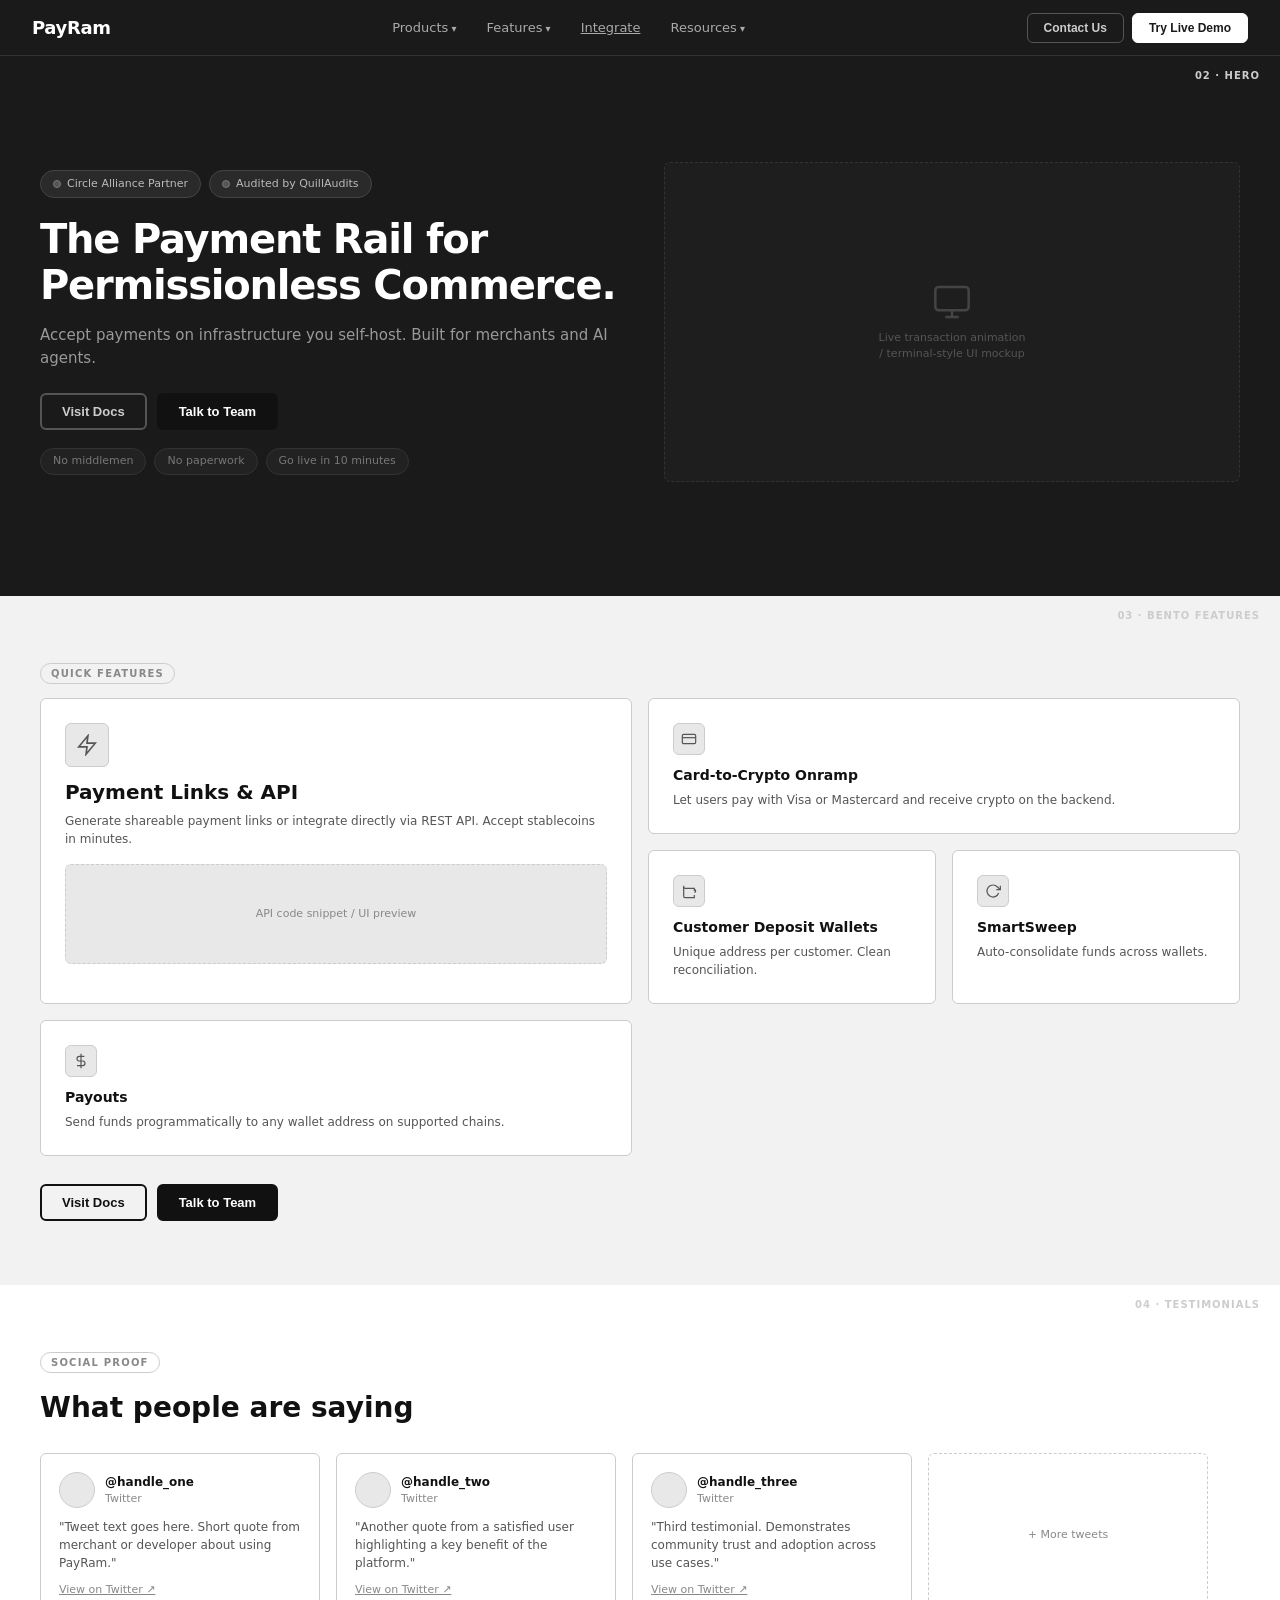
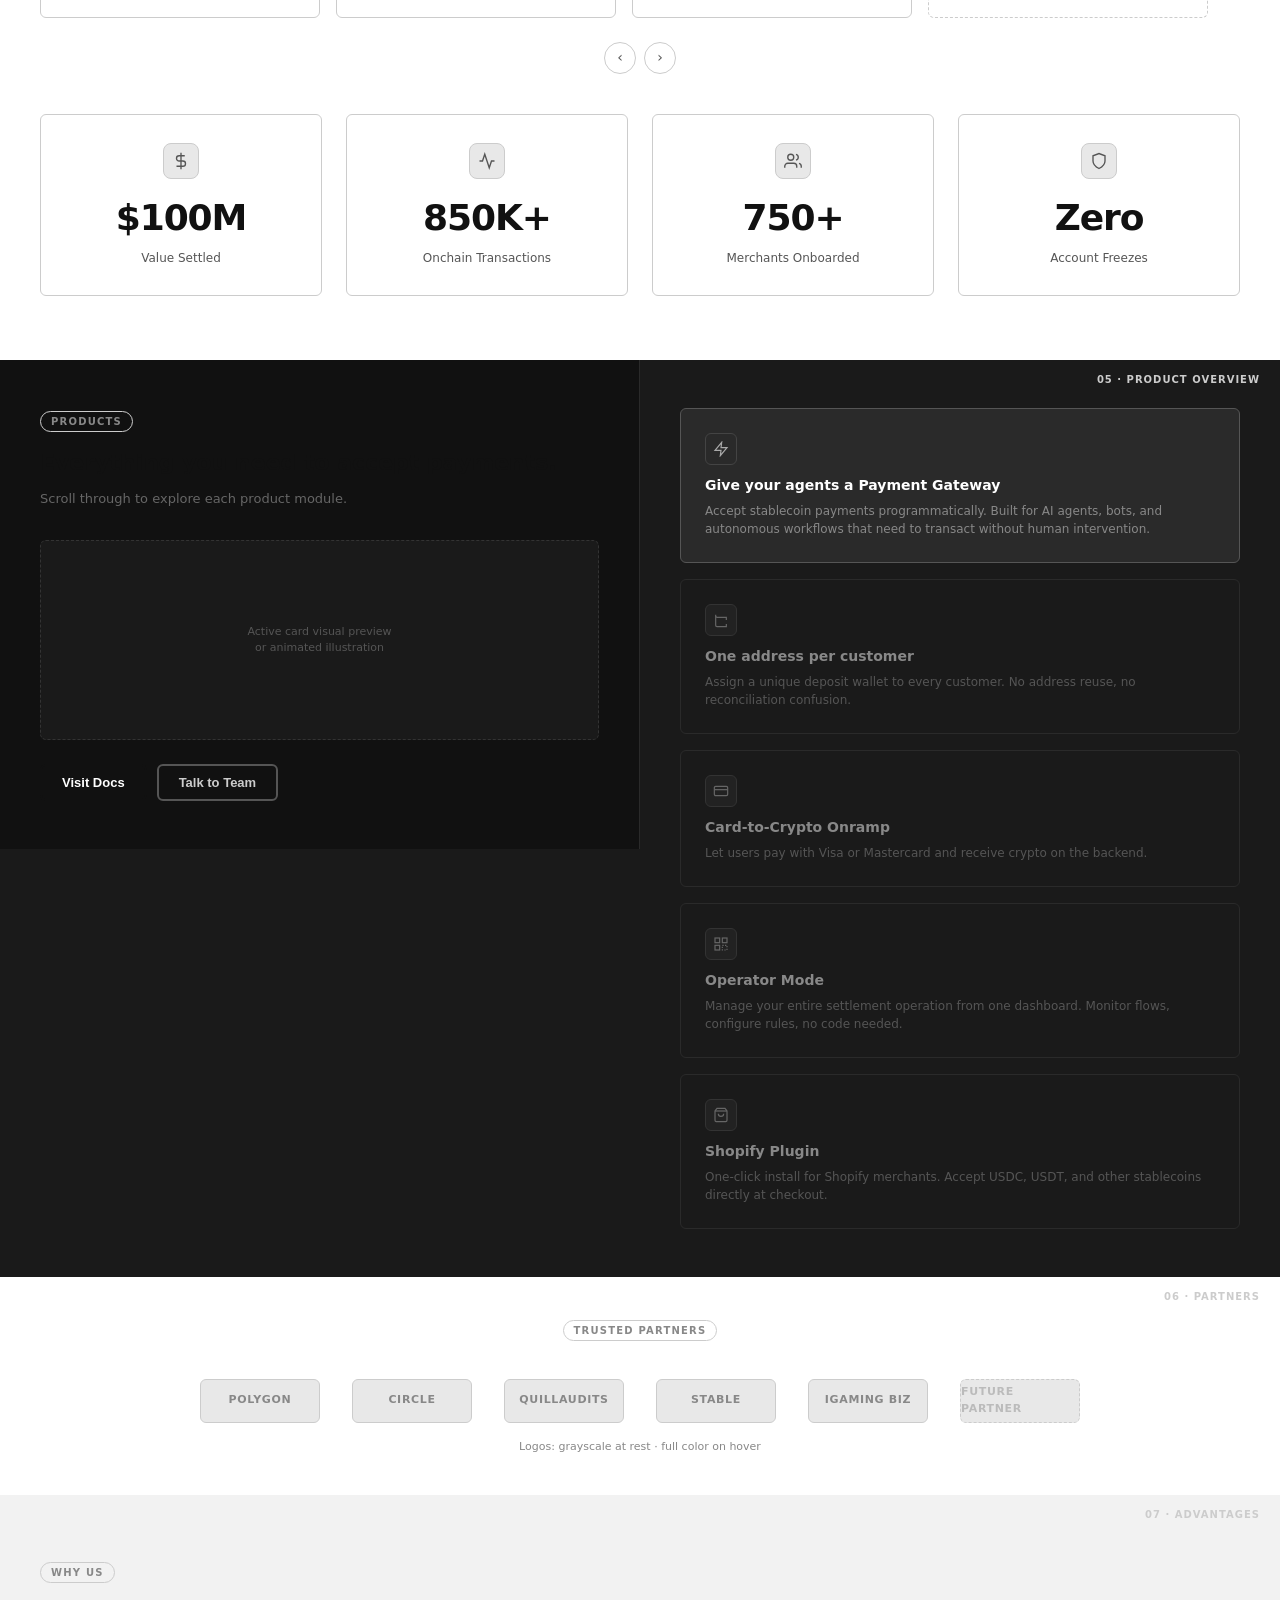
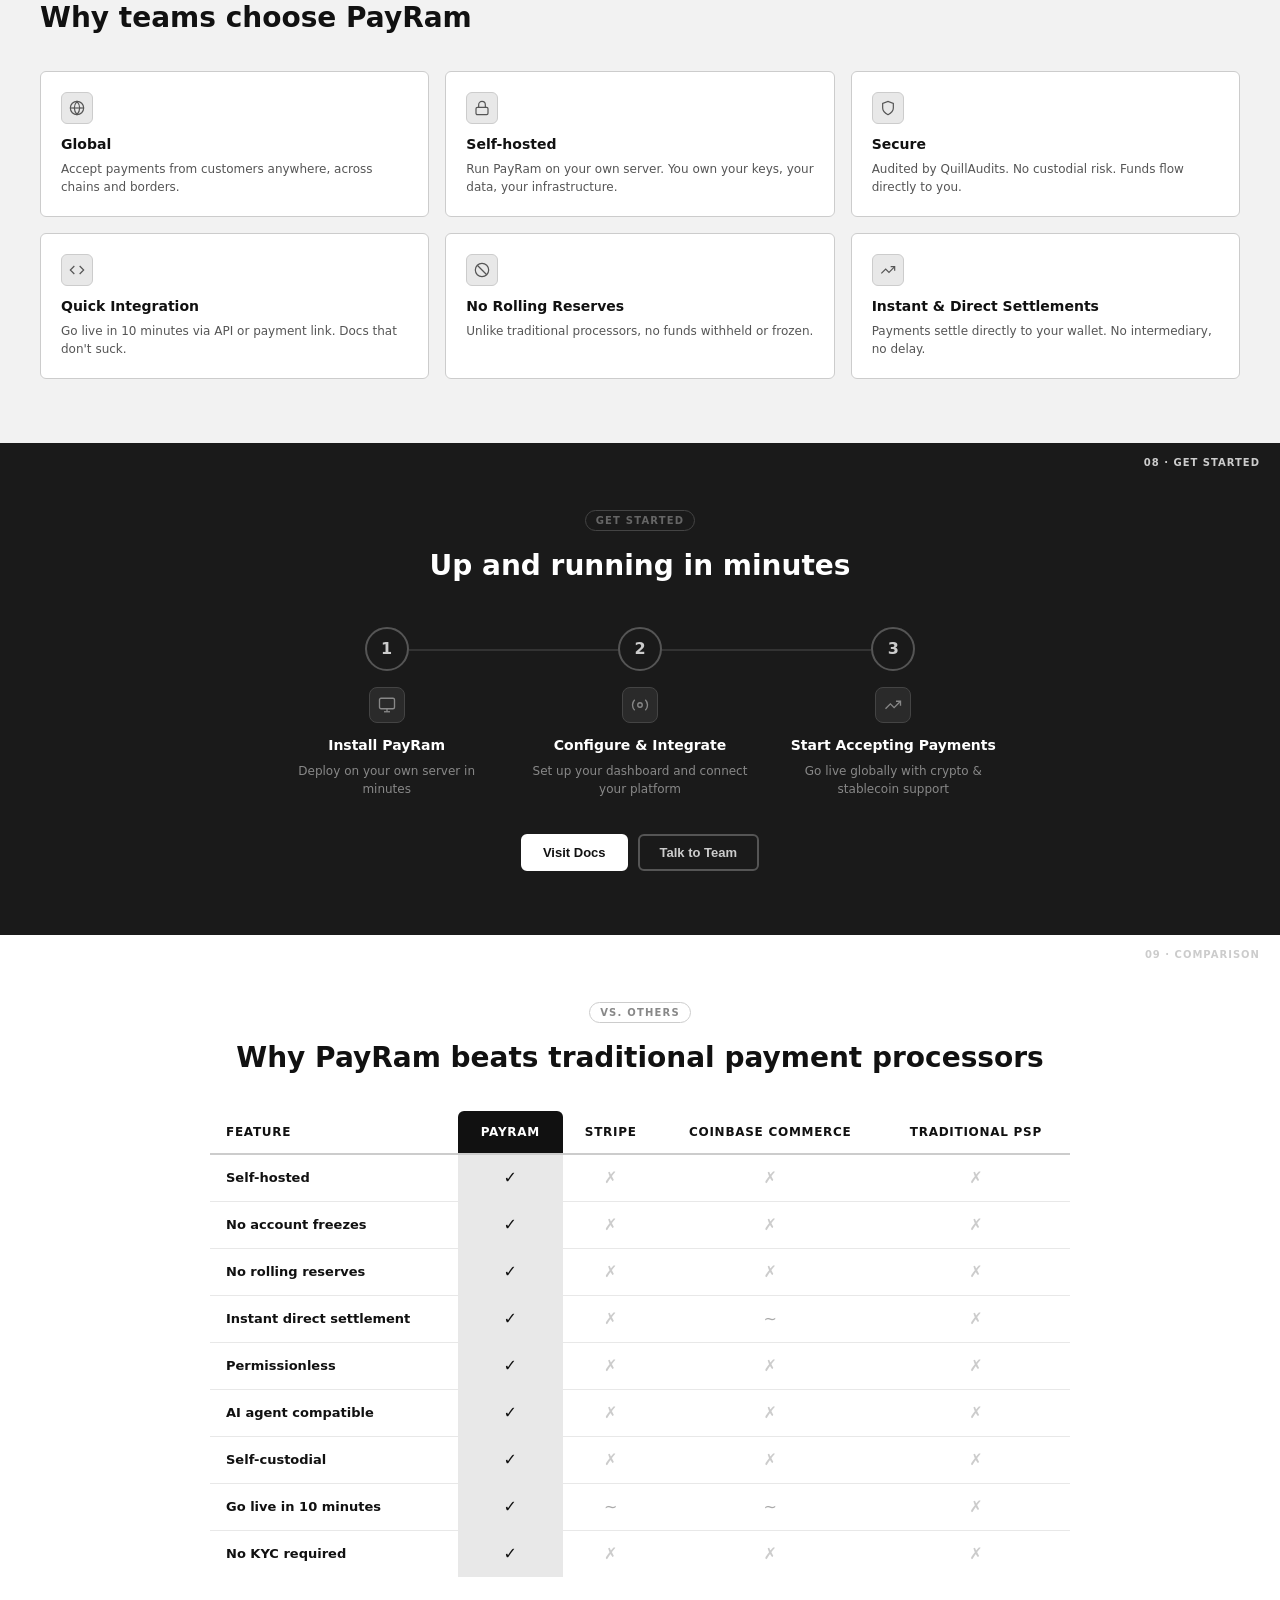
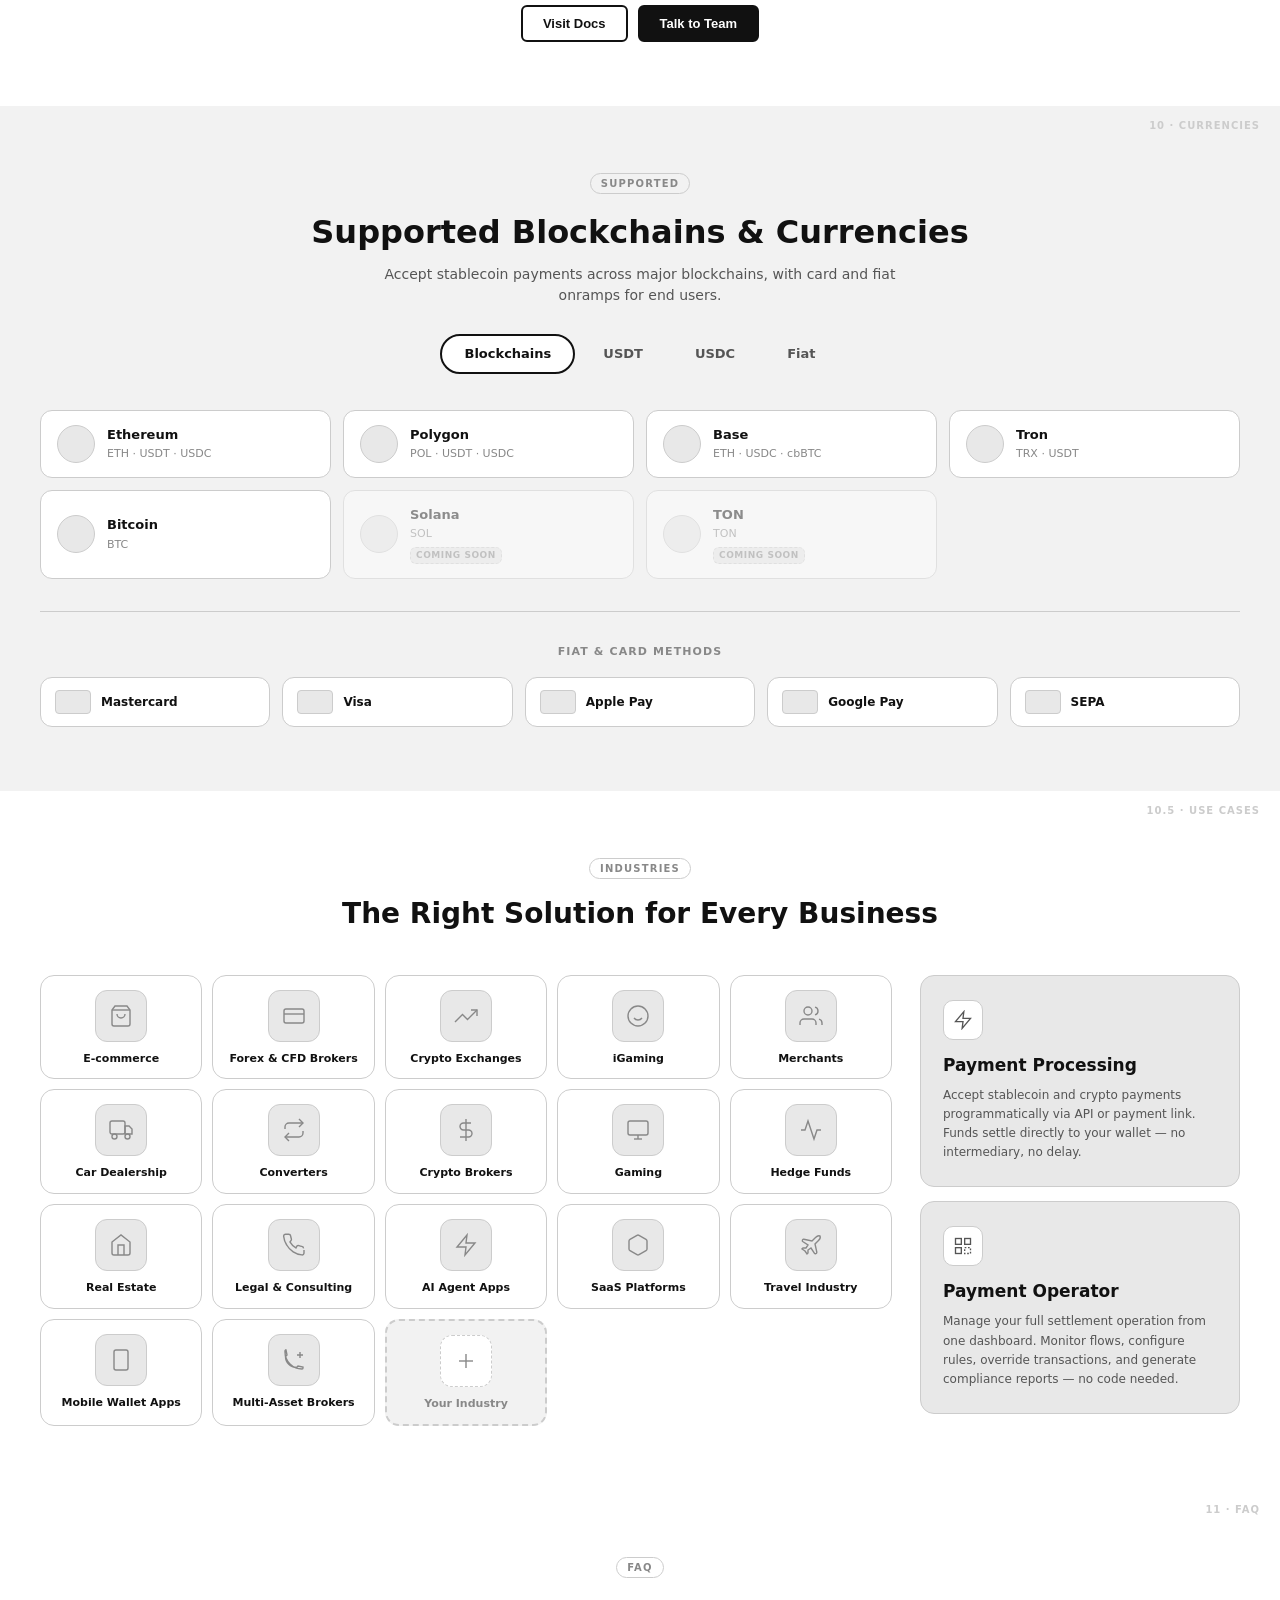
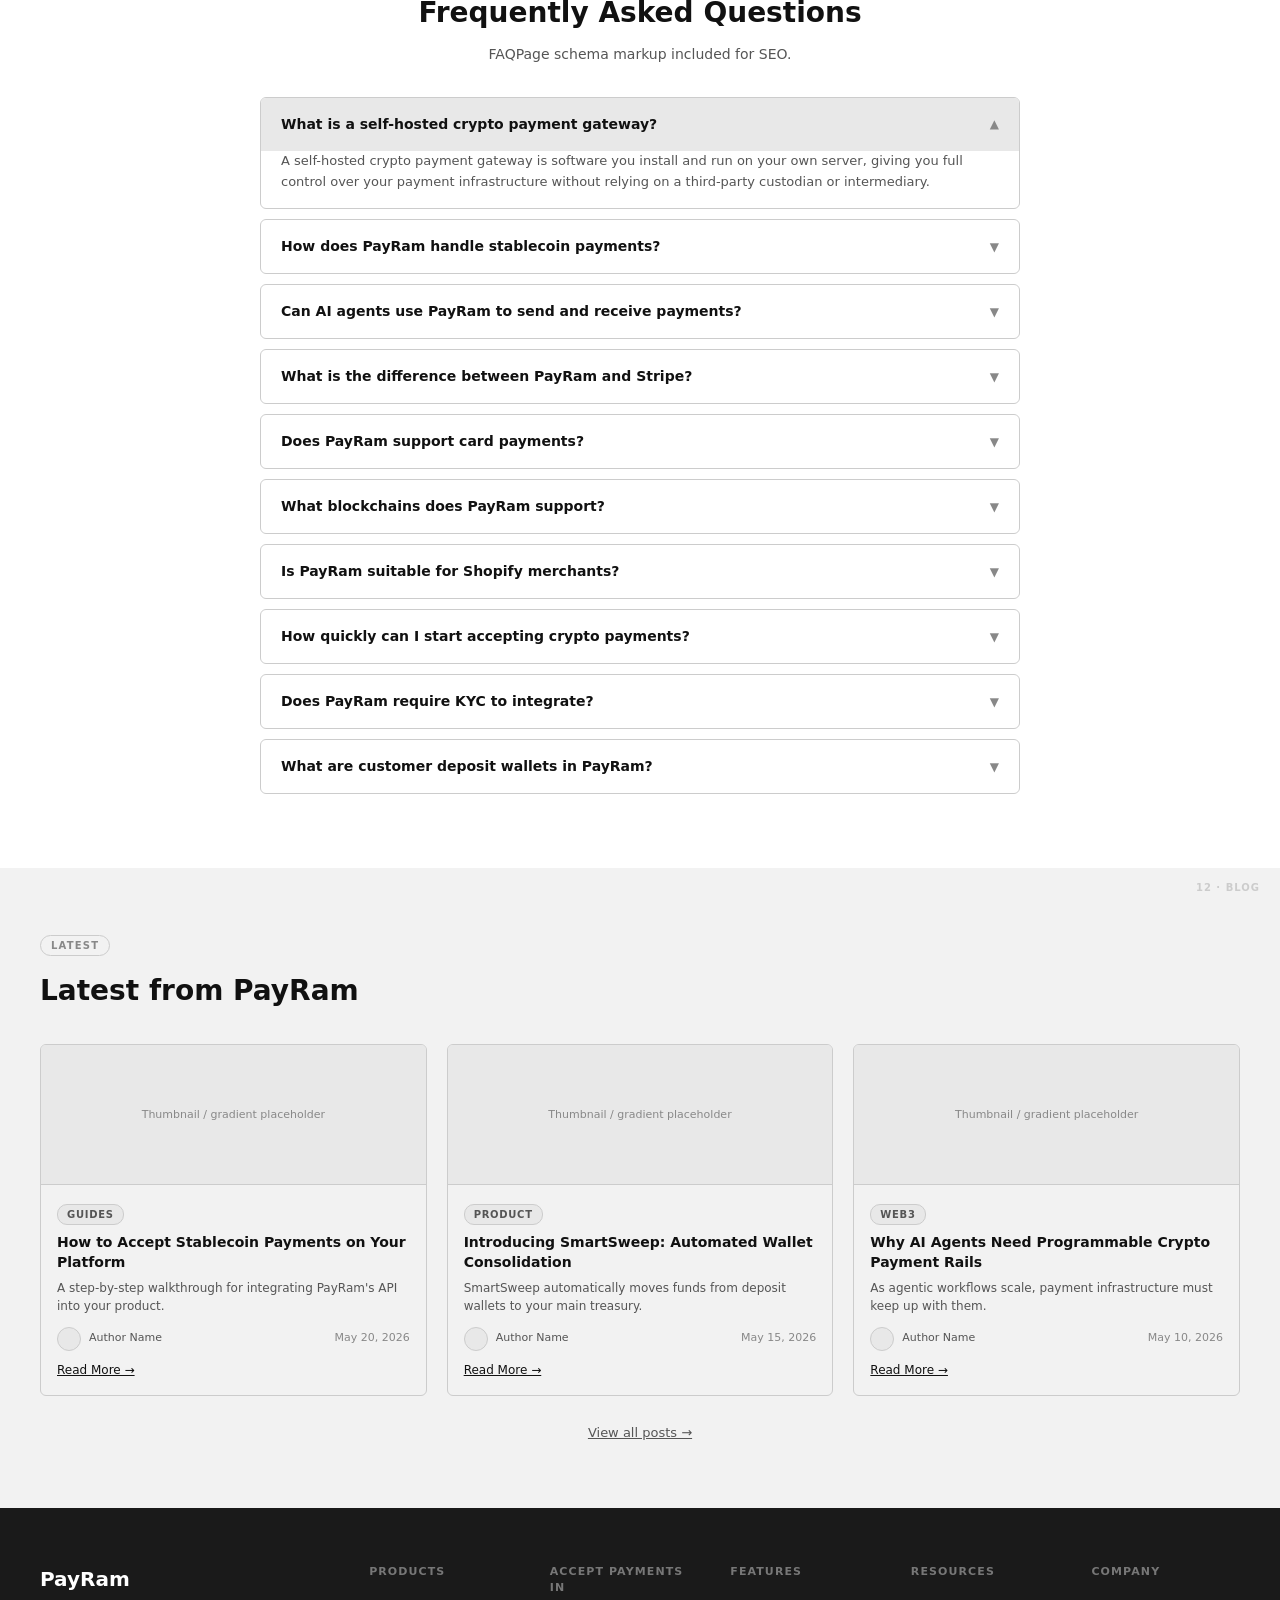
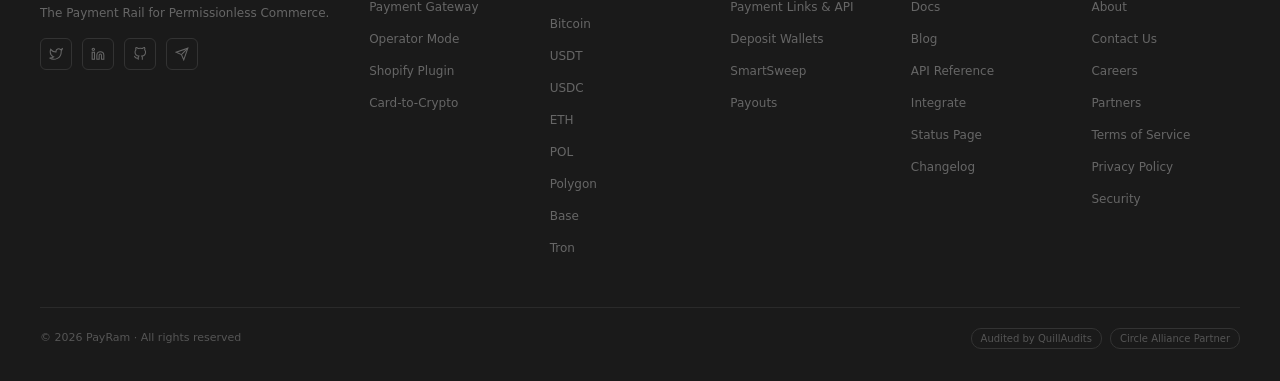
<file: index.html>
<!DOCTYPE html>
<html lang="en">
<head>
<meta charset="UTF-8" />
<meta name="viewport" content="width=device-width, initial-scale=1.0" />
<title>PayRam — Homepage Wireframe</title>
<style>
  *, *::before, *::after { box-sizing: border-box; margin: 0; padding: 0; }

  :root {
    --black: #111;
    --dark: #1a1a1a;
    --mid: #555;
    --light: #888;
    --border: #ccc;
    --pale: #e8e8e8;
    --bg: #f2f2f2;
    --white: #fff;
    --radius: 6px;
    --font: 'Inter', system-ui, sans-serif;
  }

  body {
    font-family: var(--font);
    background: var(--white);
    color: var(--black);
    line-height: 1.5;
  }

  /* ── Utility ── */
  .label { font-size: 10px; text-transform: uppercase; letter-spacing: .08em; color: var(--light); }
  .section-tag { display: inline-block; font-size: 10px; font-weight: 700; text-transform: uppercase; letter-spacing: .12em; color: var(--light); border: 1px solid var(--border); border-radius: 20px; padding: 2px 10px; margin-bottom: 14px; }
  .section-heading { font-size: 28px; font-weight: 700; color: var(--black); margin-bottom: 10px; }
  .section-sub { font-size: 14px; color: var(--mid); max-width: 560px; }

  /* Buttons */
  .btn { display: inline-flex; align-items: center; gap: 6px; padding: 9px 20px; border-radius: var(--radius); font-size: 13px; font-weight: 600; cursor: default; user-select: none; }
  .btn-solid { background: var(--black); color: var(--white); border: 2px solid var(--black); }
  .btn-outline { background: transparent; color: var(--black); border: 2px solid var(--black); }
  .btn-row { display: flex; gap: 10px; flex-wrap: wrap; margin-top: 22px; }

  /* Placeholder box */
  .placeholder { background: var(--pale); border: 1.5px dashed var(--border); border-radius: var(--radius); display: flex; align-items: center; justify-content: center; }
  .ph-label { font-size: 11px; color: var(--light); text-align: center; padding: 8px; }

  /* Pill badge */
  .pill { display: inline-flex; align-items: center; gap: 5px; background: var(--pale); border: 1px solid var(--border); border-radius: 20px; padding: 3px 11px; font-size: 11px; color: var(--mid); font-weight: 500; }
  .pill-row { display: flex; flex-wrap: wrap; gap: 8px; margin-top: 14px; }

  /* Card */
  .card { background: var(--white); border: 1.5px solid var(--border); border-radius: var(--radius); padding: 20px; }
  .card-icon { width: 32px; height: 32px; background: var(--pale); border: 1px solid var(--border); border-radius: 6px; display: flex; align-items: center; justify-content: center; margin-bottom: 10px; }
  .card-icon svg { width: 16px; height: 16px; stroke: var(--mid); fill: none; stroke-width: 1.8; }
  .card-title { font-size: 14px; font-weight: 700; color: var(--black); margin-bottom: 5px; }
  .card-desc { font-size: 12px; color: var(--mid); }

  /* Divider annotation */
  .wf-divider { width: 100%; border: none; border-top: 1px dashed #ddd; margin: 0; }

  /* Section wrapper */
  section { padding: 64px 40px; position: relative; }
  section::before { content: attr(data-section); position: absolute; top: 12px; right: 20px; font-size: 10px; font-weight: 700; text-transform: uppercase; letter-spacing: .1em; color: var(--border); }
  .section-dark { background: var(--dark); color: var(--white); }
  .section-dark .section-heading { color: var(--white); }
  .section-dark .section-tag { color: #666; border-color: #444; }
  .section-dark .section-sub { color: #999; }
  .section-dark .card { background: #222; border-color: #333; }
  .section-dark .card-title { color: var(--white); }
  .section-dark .card-desc { color: #999; }
  .section-dark .card-icon { background: #2a2a2a; border-color: #444; }
  .section-dark .card-icon svg { stroke: #888; }
  .section-dark .btn-solid { background: var(--white); color: var(--black); border-color: var(--white); }
  .section-dark .btn-outline { color: var(--white); border-color: var(--white); }
  .section-dark .placeholder { background: #2a2a2a; border-color: #444; }
  .section-dark .ph-label { color: #666; }
  .section-gray { background: var(--bg); }

  /* ══════════════════════════════════════
     1. NAV
  ══════════════════════════════════════ */
  .nav {
    position: sticky; top: 0; z-index: 100;
    background: var(--dark);
    display: flex; align-items: center; justify-content: space-between;
    padding: 0 32px; height: 56px;
    border-bottom: 1px solid #333;
  }
  .nav-logo { font-size: 18px; font-weight: 800; color: var(--white); letter-spacing: -.02em; }
  .nav-links { display: flex; gap: 6px; align-items: center; }
  .nav-link { font-size: 13px; color: #aaa; padding: 6px 12px; border-radius: 4px; cursor: default; }
  .nav-link.has-arrow::after { content: ' ▾'; font-size: 10px; }
  .nav-right { display: flex; gap: 8px; }
  .nav-btn { font-size: 12px; font-weight: 600; padding: 7px 16px; border-radius: var(--radius); cursor: default; }
  .nav-btn-ghost { border: 1.5px solid #555; color: #ccc; background: transparent; }
  .nav-btn-solid { border: 1.5px solid var(--white); color: var(--dark); background: var(--white); }
  /* Nav dropdowns */
  .nav-item { position: relative; display: flex; align-items: center; }
  .nav-item:hover .nav-drop { display: block; }
  .nav-drop { display: none; position: absolute; top: calc(100% + 4px); left: 0; background: #1e1e1e; border: 1px solid #333; border-radius: 8px; padding: 6px; min-width: 200px; z-index: 200; box-shadow: 0 8px 24px rgba(0,0,0,.4); }
  .nav-drop-link { display: flex; align-items: center; gap: 8px; padding: 8px 12px; font-size: 12px; color: #aaa; text-decoration: none; border-radius: 5px; white-space: nowrap; }
  .nav-drop-link:hover { background: #2a2a2a; color: var(--white); }
  .nav-drop-link .ndl-icon { width: 24px; height: 24px; background: #2a2a2a; border: 1px solid #3a3a3a; border-radius: 5px; display: flex; align-items: center; justify-content: center; flex-shrink: 0; }
  .nav-drop-link .ndl-icon svg { width: 12px; height: 12px; stroke: #888; fill: none; stroke-width: 1.8; }
  .nav-drop-link:hover .ndl-icon { background: #333; }

  /* ══════════════════════════════════════
     2. HERO
  ══════════════════════════════════════ */
  .hero {
    background: var(--dark);
    padding: 72px 40px 80px;
    display: grid;
    grid-template-columns: 1fr 1fr;
    gap: 48px;
    align-items: center;
    min-height: 540px;
  }
  .hero-badges { display: flex; gap: 8px; margin-bottom: 18px; }
  .hero-badge { display: flex; align-items: center; gap: 6px; background: #2a2a2a; border: 1px solid #444; border-radius: 20px; padding: 5px 12px; font-size: 11px; color: #bbb; }
  .badge-dot { width: 8px; height: 8px; background: #555; border-radius: 50%; border: 1px solid #777; }
  .hero-h1 { font-size: 40px; font-weight: 800; color: var(--white); line-height: 1.15; letter-spacing: -.03em; margin-bottom: 16px; }
  .hero-desc { font-size: 15px; color: #999; margin-bottom: 24px; }
  .hero-tags { display: flex; flex-wrap: wrap; gap: 8px; margin-top: 18px; }
  .hero-tag { background: #222; border: 1px solid #333; border-radius: 20px; padding: 4px 12px; font-size: 11px; color: #777; }

  /* ══════════════════════════════════════
     3. BENTO FEATURES
  ══════════════════════════════════════ */
  .bento-grid {
    display: grid;
    grid-template-columns: repeat(4, 1fr);
    grid-template-rows: auto auto;
    gap: 16px;
  }
  .bento-card { padding: 24px; }
  .bento-large { grid-column: span 2; grid-row: span 2; }
  .bento-medium { grid-column: span 2; }
  .bento-small { grid-column: span 1; }
  .bento-large .card-title { font-size: 20px; margin-top: 8px; }
  .bento-large .card-icon { width: 44px; height: 44px; }
  .bento-large .card-icon svg { width: 22px; height: 22px; }
  .bento-large .ph-area { margin-top: 16px; height: 120px; }

  /* ══════════════════════════════════════
     4. TESTIMONIALS & TRACTION
  ══════════════════════════════════════ */
  .tweet-track {
    display: flex; gap: 16px; overflow: hidden;
    padding-bottom: 8px;
  }
  .tweet-card { flex: 0 0 280px; padding: 18px; }
  .tweet-meta { display: flex; align-items: center; gap: 10px; margin-bottom: 10px; }
  .tweet-avatar { width: 36px; height: 36px; border-radius: 50%; background: var(--pale); border: 1.5px solid var(--border); flex-shrink: 0; }
  .tweet-handle { font-size: 12px; font-weight: 700; color: var(--black); }
  .tweet-sub { font-size: 11px; color: var(--light); }
  .tweet-body { font-size: 12px; color: var(--mid); margin-bottom: 10px; line-height: 1.5; }
  .tweet-link { font-size: 11px; color: var(--light); text-decoration: underline; }
  .carousel-nav { display: flex; gap: 8px; margin-top: 16px; justify-content: center; }
  .carousel-arrow { width: 32px; height: 32px; border: 1.5px solid var(--border); border-radius: 50%; display: flex; align-items: center; justify-content: center; font-size: 14px; color: var(--mid); cursor: default; }

  .metrics-grid { display: grid; grid-template-columns: repeat(4, 1fr); gap: 24px; margin-top: 40px; }
  .metric-card { text-align: center; padding: 28px 16px; }
  .metric-icon { width: 36px; height: 36px; background: var(--pale); border: 1px solid var(--border); border-radius: 8px; margin: 0 auto 12px; display: flex; align-items: center; justify-content: center; }
  .metric-icon svg { width: 18px; height: 18px; stroke: var(--mid); fill: none; stroke-width: 1.8; }
  .metric-number { font-size: 36px; font-weight: 800; color: var(--black); letter-spacing: -.03em; }
  .metric-label { font-size: 12px; color: var(--mid); margin-top: 4px; }

  /* ══════════════════════════════════════
     5. PRODUCT OVERVIEW (STICKY SCROLL)
  ══════════════════════════════════════ */
  .scroll-section {
    display: grid;
    grid-template-columns: 1fr 1fr;
    gap: 0;
    min-height: 500px;
  }
  .scroll-left {
    background: #111;
    padding: 48px 40px;
    border-right: 1px solid #2a2a2a;
    position: sticky;
    top: 56px;
    height: fit-content;
  }
  .scroll-right {
    background: var(--dark);
    padding: 48px 40px;
  }
  .scroll-card { padding: 24px; margin-bottom: 16px; border: 1.5px solid #2a2a2a; border-radius: var(--radius); }
  .scroll-card.active { border-color: #555; background: #2a2a2a; }
  .scroll-card:last-child { margin-bottom: 0; }
  .progress-bar { width: 4px; background: #333; border-radius: 2px; position: absolute; left: -16px; top: 0; bottom: 0; }
  .progress-fill { width: 100%; height: 20%; background: #888; border-radius: 2px; }

  /* ══════════════════════════════════════
     6. PARTNERS
  ══════════════════════════════════════ */
  .partners-row {
    display: flex; gap: 32px; align-items: center; justify-content: center; flex-wrap: wrap;
  }
  .partner-logo {
    width: 120px; height: 44px;
    background: var(--pale); border: 1.5px solid var(--border); border-radius: var(--radius);
    display: flex; align-items: center; justify-content: center;
  }
  .partner-logo span { font-size: 11px; font-weight: 600; color: var(--light); text-transform: uppercase; letter-spacing: .06em; }

  /* ══════════════════════════════════════
     7. ADVANTAGES
  ══════════════════════════════════════ */
  .advantages-grid {
    display: grid;
    grid-template-columns: repeat(3, 1fr);
    gap: 16px;
    margin-top: 32px;
  }

  /* ══════════════════════════════════════
     8. GET STARTED
  ══════════════════════════════════════ */
  .steps-row {
    display: flex; gap: 0; align-items: flex-start;
    position: relative;
    margin-top: 40px;
    max-width: 760px;
    margin-left: auto; margin-right: auto;
  }
  .step { flex: 1; text-align: center; position: relative; z-index: 1; padding: 0 16px; }
  .step-num { width: 44px; height: 44px; border-radius: 50%; border: 2px solid #555; display: flex; align-items: center; justify-content: center; margin: 0 auto 16px; font-size: 16px; font-weight: 800; color: #ccc; background: var(--dark); }
  .step-icon { width: 36px; height: 36px; background: #2a2a2a; border: 1px solid #444; border-radius: 8px; margin: 0 auto 12px; display: flex; align-items: center; justify-content: center; }
  .step-icon svg { width: 18px; height: 18px; stroke: #888; fill: none; stroke-width: 1.8; }
  .step-title { font-size: 14px; font-weight: 700; color: var(--white); margin-bottom: 6px; }
  .step-desc { font-size: 12px; color: #888; }
  .steps-connector { position: absolute; top: 22px; left: calc(16.67% + 22px); right: calc(16.67% + 22px); height: 2px; background: #333; z-index: 0; }
  .steps-center { text-align: center; }
  .steps-center .btn-row { justify-content: center; }

  /* ══════════════════════════════════════
     9. COMPARISON TABLE
  ══════════════════════════════════════ */
  .compare-wrap { max-width: 860px; margin: 32px auto 0; overflow-x: auto; }
  .compare-table { width: 100%; border-collapse: collapse; font-size: 13px; }
  .compare-table th { padding: 12px 16px; text-align: center; font-size: 12px; font-weight: 700; text-transform: uppercase; letter-spacing: .06em; border-bottom: 2px solid var(--border); }
  .compare-table th.col-feature { text-align: left; }
  .compare-table th.col-payram { background: var(--black); color: var(--white); border-radius: 6px 6px 0 0; }
  .compare-table td { padding: 11px 16px; border-bottom: 1px solid var(--pale); text-align: center; font-size: 13px; color: var(--mid); }
  .compare-table td.col-feature { text-align: left; font-weight: 600; color: var(--black); }
  .compare-table td.col-payram { background: var(--pale); font-weight: 700; color: var(--black); }
  .compare-table tr:last-child td { border-bottom: none; }
  .compare-table tr:hover td { background: #fafafa; }
  .compare-table tr:hover td.col-payram { background: #e0e0e0; }
  .check-yes { color: var(--black); font-size: 16px; }
  .check-no { color: var(--border); font-size: 16px; }
  .check-warn { color: #aaa; font-size: 16px; }

  /* ══════════════════════════════════════
     10. CURRENCIES
  ══════════════════════════════════════ */
  .currencies-header { text-align: center; margin-bottom: 32px; }
  .currencies-header .section-heading { font-size: 32px; margin-bottom: 8px; }
  .currencies-subtitle { font-size: 14px; color: var(--mid); max-width: 560px; margin: 0 auto 28px; }
  .currencies-tabs { display: flex; justify-content: center; gap: 4px; margin-bottom: 36px; }
  .cur-tab { padding: 8px 22px; border-radius: 40px; font-size: 13px; font-weight: 600; cursor: default; border: 2px solid transparent; color: var(--mid); background: transparent; }
  .cur-tab.active { border-color: var(--black); color: var(--black); background: var(--white); }
  .currencies-grid { display: grid; grid-template-columns: repeat(4, 1fr); gap: 12px; }
  .chain-card { display: flex; align-items: center; gap: 12px; padding: 14px 16px; border: 1.5px solid var(--border); border-radius: 12px; background: var(--white); }
  .chain-card.coming { opacity: .45; }
  .chain-circle { width: 38px; height: 38px; border-radius: 50%; background: var(--pale); border: 1.5px solid var(--border); flex-shrink: 0; }
  .chain-info { display: flex; flex-direction: column; gap: 2px; }
  .chain-label { font-size: 13px; font-weight: 700; color: var(--black); }
  .chain-ticker { font-size: 11px; color: var(--light); font-weight: 500; }
  .coming-badge { font-size: 9px; font-weight: 700; text-transform: uppercase; letter-spacing: .06em; background: var(--pale); border: 1px dashed var(--border); border-radius: 6px; padding: 1px 5px; color: var(--light); margin-top: 2px; width: fit-content; }
  .currencies-divider { border: none; border-top: 1.5px solid var(--border); margin: 32px 0; }
  .fiat-section-title { font-size: 11px; font-weight: 700; text-transform: uppercase; letter-spacing: .1em; color: var(--light); margin-bottom: 16px; text-align: center; }
  .fiat-grid { display: grid; grid-template-columns: repeat(5, 1fr); gap: 12px; }
  .fiat-card { display: flex; align-items: center; gap: 10px; padding: 12px 14px; border: 1.5px solid var(--border); border-radius: 12px; background: var(--white); }
  .fiat-icon { width: 36px; height: 24px; background: var(--pale); border: 1px solid var(--border); border-radius: 4px; flex-shrink: 0; }
  .fiat-name { font-size: 12px; font-weight: 600; color: var(--black); }

  /* ══════════════════════════════════════
     10.5 INDUSTRY USE CASES
  ══════════════════════════════════════ */
  .usecases-layout { display: grid; grid-template-columns: 1fr 320px; gap: 28px; align-items: start; margin-top: 40px; }
  .usecases-grid { display: grid; grid-template-columns: repeat(5, 1fr); gap: 10px; }
  .uc-tile { border: 1.5px solid var(--border); border-radius: 14px; padding: 14px 10px 12px; background: var(--white); display: flex; flex-direction: column; align-items: center; gap: 10px; cursor: default; }
  .uc-tile:hover { background: var(--pale); }
  .uc-tile-icon { width: 52px; height: 52px; background: var(--pale); border: 1.5px solid var(--border); border-radius: 12px; display: flex; align-items: center; justify-content: center; }
  .uc-tile-icon svg { width: 24px; height: 24px; stroke: var(--light); fill: none; stroke-width: 1.4; }
  .uc-tile-label { font-size: 11px; font-weight: 600; color: var(--black); text-align: center; line-height: 1.35; }
  .uc-tile.cta { border: 2px dashed var(--border); background: var(--bg); }
  .uc-tile.cta .uc-tile-label { color: var(--mid); }
  .uc-right { display: flex; flex-direction: column; gap: 14px; }
  .uc-product-card { border: 1.5px solid var(--border); border-radius: 14px; padding: 24px 22px; background: var(--pale); flex: 1; }
  .uc-product-card-title { font-size: 17px; font-weight: 800; color: var(--black); margin-bottom: 10px; line-height: 1.3; }
  .uc-product-card-desc { font-size: 12px; color: var(--mid); line-height: 1.6; }
  .uc-product-icon { width: 40px; height: 40px; background: var(--white); border: 1.5px solid var(--border); border-radius: 10px; display: flex; align-items: center; justify-content: center; margin-bottom: 14px; }
  .uc-product-icon svg { width: 20px; height: 20px; stroke: var(--mid); fill: none; stroke-width: 1.6; }

  /* ══════════════════════════════════════
     11. FAQ
  ══════════════════════════════════════ */
  .faq-wrap { max-width: 760px; margin: 32px auto 0; }
  .faq-item { border: 1.5px solid var(--border); border-radius: var(--radius); margin-bottom: 10px; overflow: hidden; }
  .faq-q { display: flex; justify-content: space-between; align-items: center; padding: 16px 20px; font-size: 14px; font-weight: 600; color: var(--black); cursor: default; }
  .faq-arrow { font-size: 12px; color: var(--light); flex-shrink: 0; margin-left: 12px; }
  .faq-a { padding: 0 20px 16px; font-size: 13px; color: var(--mid); line-height: 1.6; display: none; }
  .faq-item.open .faq-a { display: block; }
  .faq-item.open .faq-q { background: var(--pale); }

  /* ══════════════════════════════════════
     12. BLOG
  ══════════════════════════════════════ */
  .blog-grid { display: grid; grid-template-columns: repeat(3, 1fr); gap: 20px; margin-top: 32px; }
  .blog-card { border: 1.5px solid var(--border); border-radius: var(--radius); overflow: hidden; }
  .blog-thumb { height: 140px; background: var(--pale); border-bottom: 1.5px solid var(--border); display: flex; align-items: center; justify-content: center; }
  .blog-thumb-label { font-size: 11px; color: var(--light); }
  .blog-body { padding: 16px; }
  .blog-cat { display: inline-block; background: var(--pale); border: 1px solid var(--border); border-radius: 10px; padding: 2px 9px; font-size: 10px; font-weight: 700; text-transform: uppercase; letter-spacing: .07em; color: var(--mid); margin-bottom: 8px; }
  .blog-title { font-size: 14px; font-weight: 700; color: var(--black); margin-bottom: 6px; line-height: 1.4; }
  .blog-excerpt { font-size: 12px; color: var(--mid); margin-bottom: 12px; }
  .blog-footer { display: flex; align-items: center; gap: 8px; }
  .blog-avatar { width: 24px; height: 24px; border-radius: 50%; background: var(--pale); border: 1px solid var(--border); flex-shrink: 0; }
  .blog-author { font-size: 11px; color: var(--mid); }
  .blog-date { font-size: 11px; color: var(--light); margin-left: auto; }
  .blog-read-more { font-size: 12px; color: var(--black); text-decoration: underline; display: block; margin-top: 10px; }
  .view-all { text-align: center; margin-top: 24px; }
  .view-all a { font-size: 13px; color: var(--mid); text-decoration: underline; }

  /* ══════════════════════════════════════
     13. FOOTER
  ══════════════════════════════════════ */
  .footer {
    background: var(--dark);
    padding: 56px 40px 32px;
    color: #bbb;
  }
  .footer-cols { display: grid; grid-template-columns: 2fr 1fr 1fr 1fr 1fr 1fr; gap: 32px; margin-bottom: 40px; }
  .footer-logo { font-size: 20px; font-weight: 800; color: var(--white); margin-bottom: 10px; }
  .footer-tagline { font-size: 12px; color: #666; margin-bottom: 16px; }
  .footer-socials { display: flex; gap: 10px; }
  .footer-social { width: 32px; height: 32px; border: 1.5px solid #333; border-radius: 6px; display: flex; align-items: center; justify-content: center; }
  .footer-social svg { width: 14px; height: 14px; stroke: #666; fill: none; stroke-width: 1.8; }
  .footer-col-title { font-size: 11px; font-weight: 700; text-transform: uppercase; letter-spacing: .1em; color: #777; margin-bottom: 14px; }
  .footer-links { list-style: none; }
  .footer-links li { margin-bottom: 8px; }
  .footer-links a { font-size: 12px; color: #666; text-decoration: none; cursor: default; }
  .footer-bar { border-top: 1px solid #2a2a2a; padding-top: 20px; display: flex; align-items: center; justify-content: space-between; flex-wrap: wrap; gap: 12px; }
  .footer-bar-text { font-size: 11px; color: #555; }
  .footer-bar-badges { display: flex; gap: 8px; }
  .footer-bar-badge { font-size: 10px; color: #555; border: 1px solid #333; border-radius: 10px; padding: 2px 9px; }

  /* ══════════════════════════════════════
     SVG ICONS (inline)
  ══════════════════════════════════════ */
  .i-zap { /* lightning */ }
  .i-layers { /* layers */ }
  .i-credit { /* credit card */ }
  .i-wallet { /* wallet */ }
  .i-refresh { /* refresh */ }
</style>
</head>
<body>

<!-- ─────────────────────────────────────────
     1. NAVIGATION
───────────────────────────────────────── -->
<nav class="nav" data-section="01 · NAV">
  <div class="nav-logo">PayRam</div>
  <div class="nav-links">
    <div class="nav-item">
      <span class="nav-link has-arrow">Products</span>
      <div class="nav-drop">
        <a href="gateway.html" class="nav-drop-link"><span class="ndl-icon"><svg viewBox="0 0 24 24"><polygon points="13 2 3 14 12 14 11 22 21 10 12 10 13 2"/></svg></span>Payment Gateway</a>
        <a href="operator.html" class="nav-drop-link"><span class="ndl-icon"><svg viewBox="0 0 24 24"><rect x="3" y="3" width="7" height="7"/><rect x="14" y="3" width="7" height="7"/><rect x="3" y="14" width="7" height="7"/></svg></span>Operator Mode</a>
        <a href="shopify.html" class="nav-drop-link"><span class="ndl-icon"><svg viewBox="0 0 24 24"><path d="M6 2L3 6v14a2 2 0 0 0 2 2h14a2 2 0 0 0 2-2V6l-3-4z"/></svg></span>Shopify Plugin</a>
        <a href="card-to-crypto.html" class="nav-drop-link"><span class="ndl-icon"><svg viewBox="0 0 24 24"><rect x="1" y="4" width="22" height="16" rx="2"/><line x1="1" y1="10" x2="23" y2="10"/></svg></span>Card-to-Crypto</a>
      </div>
    </div>
    <div class="nav-item">
      <span class="nav-link has-arrow">Features</span>
      <div class="nav-drop">
        <a href="payment-links.html" class="nav-drop-link"><span class="ndl-icon"><svg viewBox="0 0 24 24"><path d="M10 13a5 5 0 0 0 7.54.54l3-3a5 5 0 0 0-7.07-7.07l-1.72 1.71"/><path d="M14 11a5 5 0 0 0-7.54-.54l-3 3a5 5 0 0 0 7.07 7.07l1.71-1.71"/></svg></span>Payment Links &amp; API</a>
        <a href="deposit-wallets.html" class="nav-drop-link"><span class="ndl-icon"><svg viewBox="0 0 24 24"><path d="M20 12V22H4V12"/><path d="M22 7H2v5h20V7z"/><path d="M12 22V7"/></svg></span>Deposit Wallets</a>
        <a href="smartsweep.html" class="nav-drop-link"><span class="ndl-icon"><svg viewBox="0 0 24 24"><polyline points="23 6 13.5 15.5 8.5 10.5 1 18"/><polyline points="17 6 23 6 23 12"/></svg></span>SmartSweep</a>
        <a href="payouts.html" class="nav-drop-link"><span class="ndl-icon"><svg viewBox="0 0 24 24"><line x1="22" y1="2" x2="11" y2="13"/><polygon points="22 2 15 22 11 13 2 9 22 2"/></svg></span>Payouts</a>
      </div>
    </div>
    <a href="integrate.html" class="nav-link">Integrate</a>
    <div class="nav-item">
      <span class="nav-link has-arrow">Resources</span>
      <div class="nav-drop">
        <a href="#" class="nav-drop-link"><span class="ndl-icon"><svg viewBox="0 0 24 24"><path d="M14 2H6a2 2 0 0 0-2 2v16a2 2 0 0 0 2 2h12a2 2 0 0 0 2-2V8z"/><polyline points="14 2 14 8 20 8"/></svg></span>Docs</a>
        <a href="#" class="nav-drop-link"><span class="ndl-icon"><svg viewBox="0 0 24 24"><path d="M2 3h6a4 4 0 0 1 4 4v14a3 3 0 0 0-3-3H2z"/><path d="M22 3h-6a4 4 0 0 0-4 4v14a3 3 0 0 1 3-3h7z"/></svg></span>Blog</a>
      </div>
    </div>
  </div>
  <div class="nav-right">
    <button class="nav-btn nav-btn-ghost">Contact Us</button>
    <button class="nav-btn nav-btn-solid">Try Live Demo</button>
  </div>
</nav>

<!-- ─────────────────────────────────────────
     2. HERO
───────────────────────────────────────── -->
<section class="hero" data-section="02 · HERO">
  <div class="hero-left">
    <div class="hero-badges">
      <div class="hero-badge"><div class="badge-dot"></div> Circle Alliance Partner</div>
      <div class="hero-badge"><div class="badge-dot"></div> Audited by QuillAudits</div>
    </div>
    <h1 class="hero-h1">The Payment Rail for Permissionless Commerce.</h1>
    <p class="hero-desc">Accept payments on infrastructure you self-host. Built for merchants and AI agents.</p>
    <div class="btn-row">
      <button class="btn btn-outline" style="border-color:#555;color:#ccc">Visit Docs</button>
      <button class="btn btn-solid">Talk to Team</button>
    </div>
    <div class="hero-tags">
      <span class="hero-tag">No middlemen</span>
      <span class="hero-tag">No paperwork</span>
      <span class="hero-tag">Go live in 10 minutes</span>
    </div>
  </div>
  <div class="hero-right">
    <div class="placeholder" style="height:320px;border-color:#333;background:#1e1e1e;">
      <div class="ph-label" style="color:#555;">
        <svg width="40" height="40" viewBox="0 0 24 24" fill="none" stroke="#444" stroke-width="1.5" style="margin:0 auto 8px;display:block"><rect x="2" y="3" width="20" height="14" rx="2"/><line x1="8" y1="21" x2="16" y2="21"/><line x1="12" y1="17" x2="12" y2="21"/></svg>
        Live transaction animation<br>/ terminal-style UI mockup
      </div>
    </div>
  </div>
</section>

<!-- ─────────────────────────────────────────
     3. BENTO FEATURES
───────────────────────────────────────── -->
<section class="section-gray" data-section="03 · BENTO FEATURES">
  <span class="section-tag">Quick Features</span>
  <div class="bento-grid">

    <!-- Large card -->
    <div class="card bento-card bento-large">
      <div class="card-icon">
        <svg viewBox="0 0 24 24"><polygon points="13 2 3 14 12 14 11 22 21 10 12 10 13 2"/></svg>
      </div>
      <div class="card-title">Payment Links &amp; API</div>
      <div class="card-desc">Generate shareable payment links or integrate directly via REST API. Accept stablecoins in minutes.</div>
      <div class="placeholder ph-area" style="height:100px;margin-top:16px;">
        <div class="ph-label">API code snippet / UI preview</div>
      </div>
    </div>

    <!-- Medium card -->
    <div class="card bento-card bento-medium">
      <div class="card-icon">
        <svg viewBox="0 0 24 24"><rect x="2" y="5" width="20" height="14" rx="2"/><line x1="2" y1="10" x2="22" y2="10"/></svg>
      </div>
      <div class="card-title">Card-to-Crypto Onramp</div>
      <div class="card-desc">Let users pay with Visa or Mastercard and receive crypto on the backend.</div>
    </div>

    <!-- Small card -->
    <div class="card bento-card bento-small">
      <div class="card-icon">
        <svg viewBox="0 0 24 24"><path d="M20 12V8H6a2 2 0 0 1-2-2V4"/><path d="M4 6v14a2 2 0 0 0 2 2h14v-4"/><path d="M20 14a2 2 0 0 0 0-4"/></svg>
      </div>
      <div class="card-title">Customer Deposit Wallets</div>
      <div class="card-desc">Unique address per customer. Clean reconciliation.</div>
    </div>

    <!-- Small card -->
    <div class="card bento-card bento-small">
      <div class="card-icon">
        <svg viewBox="0 0 24 24"><polyline points="23 4 23 10 17 10"/><path d="M20.49 15a9 9 0 1 1-2.12-9.36L23 10"/></svg>
      </div>
      <div class="card-title">SmartSweep</div>
      <div class="card-desc">Auto-consolidate funds across wallets.</div>
    </div>

    <!-- Medium card -->
    <div class="card bento-card bento-medium">
      <div class="card-icon">
        <svg viewBox="0 0 24 24"><line x1="12" y1="1" x2="12" y2="23"/><path d="M17 5H9.5a3.5 3.5 0 0 0 0 7h5a3.5 3.5 0 0 1 0 7H6"/></svg>
      </div>
      <div class="card-title">Payouts</div>
      <div class="card-desc">Send funds programmatically to any wallet address on supported chains.</div>
    </div>

  </div>
  <div class="btn-row" style="margin-top:28px;">
    <button class="btn btn-outline">Visit Docs</button>
    <button class="btn btn-solid">Talk to Team</button>
  </div>
</section>

<!-- ─────────────────────────────────────────
     4. TESTIMONIALS & TRACTION
───────────────────────────────────────── -->
<section data-section="04 · TESTIMONIALS">
  <span class="section-tag">Social Proof</span>
  <div class="section-heading">What people are saying</div>

  <div style="position:relative;margin-top:24px;">
    <div class="tweet-track">
      <div class="card tweet-card">
        <div class="tweet-meta">
          <div class="tweet-avatar"></div>
          <div><div class="tweet-handle">@handle_one</div><div class="tweet-sub">Twitter</div></div>
        </div>
        <div class="tweet-body">"Tweet text goes here. Short quote from merchant or developer about using PayRam."</div>
        <div class="tweet-link">View on Twitter ↗</div>
      </div>
      <div class="card tweet-card">
        <div class="tweet-meta">
          <div class="tweet-avatar"></div>
          <div><div class="tweet-handle">@handle_two</div><div class="tweet-sub">Twitter</div></div>
        </div>
        <div class="tweet-body">"Another quote from a satisfied user highlighting a key benefit of the platform."</div>
        <div class="tweet-link">View on Twitter ↗</div>
      </div>
      <div class="card tweet-card">
        <div class="tweet-meta">
          <div class="tweet-avatar"></div>
          <div><div class="tweet-handle">@handle_three</div><div class="tweet-sub">Twitter</div></div>
        </div>
        <div class="tweet-body">"Third testimonial. Demonstrates community trust and adoption across use cases."</div>
        <div class="tweet-link">View on Twitter ↗</div>
      </div>
      <div class="card tweet-card" style="border-style:dashed;">
        <div style="height:100%;display:flex;align-items:center;justify-content:center;min-height:120px;">
          <div class="ph-label">+ More tweets</div>
        </div>
      </div>
    </div>
    <div class="carousel-nav">
      <div class="carousel-arrow">‹</div>
      <div class="carousel-arrow">›</div>
    </div>
  </div>

  <div class="metrics-grid">
    <div class="card metric-card">
      <div class="metric-icon"><svg viewBox="0 0 24 24"><line x1="12" y1="1" x2="12" y2="23"/><path d="M17 5H9.5a3.5 3.5 0 0 0 0 7h5a3.5 3.5 0 0 1 0 7H6"/></svg></div>
      <div class="metric-number">$100M</div>
      <div class="metric-label">Value Settled</div>
    </div>
    <div class="card metric-card">
      <div class="metric-icon"><svg viewBox="0 0 24 24"><polyline points="22 12 18 12 15 21 9 3 6 12 2 12"/></svg></div>
      <div class="metric-number">850K+</div>
      <div class="metric-label">Onchain Transactions</div>
    </div>
    <div class="card metric-card">
      <div class="metric-icon"><svg viewBox="0 0 24 24"><path d="M17 21v-2a4 4 0 0 0-4-4H5a4 4 0 0 0-4 4v2"/><circle cx="9" cy="7" r="4"/><path d="M23 21v-2a4 4 0 0 0-3-3.87"/><path d="M16 3.13a4 4 0 0 1 0 7.75"/></svg></div>
      <div class="metric-number">750+</div>
      <div class="metric-label">Merchants Onboarded</div>
    </div>
    <div class="card metric-card">
      <div class="metric-icon"><svg viewBox="0 0 24 24"><path d="M12 22s8-4 8-10V5l-8-3-8 3v7c0 6 8 10 8 10z"/></svg></div>
      <div class="metric-number">Zero</div>
      <div class="metric-label">Account Freezes</div>
    </div>
  </div>
</section>

<!-- ─────────────────────────────────────────
     5. PRODUCT OVERVIEW (STICKY SCROLL)
───────────────────────────────────────── -->
<section style="padding:0;background:var(--dark);" data-section="05 · PRODUCT OVERVIEW">
  <div class="scroll-section">
    <div class="scroll-left">
      <span class="section-tag">Products</span>
      <div class="section-heading" style="font-size:22px;">Everything you need to accept payments.</div>
      <p style="font-size:13px;color:#666;margin-top:8px;margin-bottom:32px;">Scroll through to explore each product module.</p>
      <div class="placeholder" style="height:200px;border-color:#333;background:#1a1a1a;">
        <div class="ph-label" style="color:#555;">Active card visual preview<br>or animated illustration</div>
      </div>
      <div class="btn-row" style="margin-top:24px;">
        <button class="btn btn-solid">Visit Docs</button>
        <button class="btn btn-outline" style="border-color:#555;color:#ccc;">Talk to Team</button>
      </div>
    </div>
    <div class="scroll-right">
      <div class="scroll-card active">
        <div class="card-icon" style="background:#2a2a2a;border-color:#444;"><svg style="width:16px;height:16px;stroke:#aaa;fill:none;stroke-width:1.8;" viewBox="0 0 24 24"><polygon points="13 2 3 14 12 14 11 22 21 10 12 10 13 2"/></svg></div>
        <div class="card-title" style="color:#fff;">Give your agents a Payment Gateway</div>
        <div class="card-desc" style="color:#888;margin-top:6px;">Accept stablecoin payments programmatically. Built for AI agents, bots, and autonomous workflows that need to transact without human intervention.</div>
      </div>
      <div class="scroll-card">
        <div class="card-icon" style="background:#222;border-color:#333;"><svg style="width:16px;height:16px;stroke:#666;fill:none;stroke-width:1.8;" viewBox="0 0 24 24"><path d="M20 12V8H6a2 2 0 0 1-2-2V4"/><path d="M4 6v14a2 2 0 0 0 2 2h14v-4"/></svg></div>
        <div class="card-title" style="color:#888;">One address per customer</div>
        <div class="card-desc" style="color:#555;margin-top:6px;">Assign a unique deposit wallet to every customer. No address reuse, no reconciliation confusion.</div>
      </div>
      <div class="scroll-card">
        <div class="card-icon" style="background:#222;border-color:#333;"><svg style="width:16px;height:16px;stroke:#666;fill:none;stroke-width:1.8;" viewBox="0 0 24 24"><rect x="2" y="5" width="20" height="14" rx="2"/><line x1="2" y1="10" x2="22" y2="10"/></svg></div>
        <div class="card-title" style="color:#888;">Card-to-Crypto Onramp</div>
        <div class="card-desc" style="color:#555;margin-top:6px;">Let users pay with Visa or Mastercard and receive crypto on the backend.</div>
      </div>
      <div class="scroll-card">
        <div class="card-icon" style="background:#222;border-color:#333;"><svg style="width:16px;height:16px;stroke:#666;fill:none;stroke-width:1.8;" viewBox="0 0 24 24"><rect x="3" y="3" width="7" height="7"/><rect x="14" y="3" width="7" height="7"/><rect x="3" y="14" width="7" height="7"/><path d="M14 14h7v7h-7z" stroke-dasharray="2 2"/></svg></div>
        <div class="card-title" style="color:#888;">Operator Mode</div>
        <div class="card-desc" style="color:#555;margin-top:6px;">Manage your entire settlement operation from one dashboard. Monitor flows, configure rules, no code needed.</div>
      </div>
      <div class="scroll-card">
        <div class="card-icon" style="background:#222;border-color:#333;"><svg style="width:16px;height:16px;stroke:#666;fill:none;stroke-width:1.8;" viewBox="0 0 24 24"><path d="M6 2L3 6v14a2 2 0 0 0 2 2h14a2 2 0 0 0 2-2V6l-3-4z"/><line x1="3" y1="6" x2="21" y2="6"/><path d="M16 10a4 4 0 0 1-8 0"/></svg></div>
        <div class="card-title" style="color:#888;">Shopify Plugin</div>
        <div class="card-desc" style="color:#555;margin-top:6px;">One-click install for Shopify merchants. Accept USDC, USDT, and other stablecoins directly at checkout.</div>
      </div>
    </div>
  </div>
</section>

<!-- ─────────────────────────────────────────
     6. PARTNERS
───────────────────────────────────────── -->
<section data-section="06 · PARTNERS" style="padding:40px;">
  <div style="text-align:center;margin-bottom:24px;">
    <span class="section-tag">Trusted Partners</span>
  </div>
  <div class="partners-row">
    <div class="partner-logo"><span>Polygon</span></div>
    <div class="partner-logo"><span>Circle</span></div>
    <div class="partner-logo"><span>QuillAudits</span></div>
    <div class="partner-logo"><span>Stable</span></div>
    <div class="partner-logo"><span>iGaming Biz</span></div>
    <div class="partner-logo" style="border-style:dashed;"><span style="color:#bbb">Future Partner</span></div>
  </div>
  <p style="text-align:center;font-size:11px;color:var(--light);margin-top:16px;">Logos: grayscale at rest · full color on hover</p>
</section>

<!-- ─────────────────────────────────────────
     7. ADVANTAGES
───────────────────────────────────────── -->
<section class="section-gray" data-section="07 · ADVANTAGES">
  <span class="section-tag">Why Us</span>
  <div class="section-heading">Why teams choose PayRam</div>
  <div class="advantages-grid">
    <div class="card">
      <div class="card-icon"><svg viewBox="0 0 24 24"><circle cx="12" cy="12" r="10"/><line x1="2" y1="12" x2="22" y2="12"/><path d="M12 2a15.3 15.3 0 0 1 4 10 15.3 15.3 0 0 1-4 10 15.3 15.3 0 0 1-4-10 15.3 15.3 0 0 1 4-10z"/></svg></div>
      <div class="card-title">Global</div>
      <div class="card-desc">Accept payments from customers anywhere, across chains and borders.</div>
    </div>
    <div class="card">
      <div class="card-icon"><svg viewBox="0 0 24 24"><rect x="3" y="11" width="18" height="11" rx="2"/><path d="M7 11V7a5 5 0 0 1 10 0v4"/></svg></div>
      <div class="card-title">Self-hosted</div>
      <div class="card-desc">Run PayRam on your own server. You own your keys, your data, your infrastructure.</div>
    </div>
    <div class="card">
      <div class="card-icon"><svg viewBox="0 0 24 24"><path d="M12 22s8-4 8-10V5l-8-3-8 3v7c0 6 8 10 8 10z"/></svg></div>
      <div class="card-title">Secure</div>
      <div class="card-desc">Audited by QuillAudits. No custodial risk. Funds flow directly to you.</div>
    </div>
    <div class="card">
      <div class="card-icon"><svg viewBox="0 0 24 24"><polyline points="16 18 22 12 16 6"/><polyline points="8 6 2 12 8 18"/></svg></div>
      <div class="card-title">Quick Integration</div>
      <div class="card-desc">Go live in 10 minutes via API or payment link. Docs that don't suck.</div>
    </div>
    <div class="card">
      <div class="card-icon"><svg viewBox="0 0 24 24"><circle cx="12" cy="12" r="10"/><line x1="4.93" y1="4.93" x2="19.07" y2="19.07"/></svg></div>
      <div class="card-title">No Rolling Reserves</div>
      <div class="card-desc">Unlike traditional processors, no funds withheld or frozen.</div>
    </div>
    <div class="card">
      <div class="card-icon"><svg viewBox="0 0 24 24"><polyline points="22 7 13.5 15.5 8.5 10.5 2 17"/><polyline points="16 7 22 7 22 13"/></svg></div>
      <div class="card-title">Instant &amp; Direct Settlements</div>
      <div class="card-desc">Payments settle directly to your wallet. No intermediary, no delay.</div>
    </div>
  </div>
</section>

<!-- ─────────────────────────────────────────
     8. GET STARTED
───────────────────────────────────────── -->
<section class="section-dark" data-section="08 · GET STARTED">
  <div class="steps-center">
    <span class="section-tag">Get Started</span>
    <div class="section-heading" style="text-align:center;">Up and running in minutes</div>
  </div>
  <div class="steps-row">
    <div class="steps-connector"></div>
    <div class="step">
      <div class="step-num">1</div>
      <div class="step-icon">
        <svg viewBox="0 0 24 24"><rect x="2" y="3" width="20" height="14" rx="2"/><line x1="8" y1="21" x2="16" y2="21"/><line x1="12" y1="17" x2="12" y2="21"/></svg>
      </div>
      <div class="step-title">Install PayRam</div>
      <div class="step-desc">Deploy on your own server in minutes</div>
    </div>
    <div class="step">
      <div class="step-num">2</div>
      <div class="step-icon">
        <svg viewBox="0 0 24 24"><circle cx="12" cy="12" r="3"/><path d="M19.07 4.93a10 10 0 0 1 0 14.14M4.93 4.93a10 10 0 0 0 0 14.14"/></svg>
      </div>
      <div class="step-title">Configure &amp; Integrate</div>
      <div class="step-desc">Set up your dashboard and connect your platform</div>
    </div>
    <div class="step">
      <div class="step-num">3</div>
      <div class="step-icon">
        <svg viewBox="0 0 24 24"><polyline points="22 7 13.5 15.5 8.5 10.5 2 17"/><polyline points="16 7 22 7 22 13"/></svg>
      </div>
      <div class="step-title">Start Accepting Payments</div>
      <div class="step-desc">Go live globally with crypto &amp; stablecoin support</div>
    </div>
  </div>
  <div class="btn-row" style="justify-content:center;margin-top:36px;">
    <button class="btn btn-solid">Visit Docs</button>
    <button class="btn btn-outline" style="border-color:#555;color:#ccc;">Talk to Team</button>
  </div>
</section>

<!-- ─────────────────────────────────────────
     9. COMPARISON TABLE
───────────────────────────────────────── -->
<section data-section="09 · COMPARISON">
  <div style="text-align:center;">
    <span class="section-tag">vs. Others</span>
    <div class="section-heading">Why PayRam beats traditional payment processors</div>
  </div>
  <div class="compare-wrap">
    <table class="compare-table">
      <thead>
        <tr>
          <th class="col-feature">Feature</th>
          <th class="col-payram">PayRam</th>
          <th>Stripe</th>
          <th>Coinbase Commerce</th>
          <th>Traditional PSP</th>
        </tr>
      </thead>
      <tbody>
        <tr><td class="col-feature">Self-hosted</td><td class="col-payram"><span class="check-yes">✓</span></td><td><span class="check-no">✗</span></td><td><span class="check-no">✗</span></td><td><span class="check-no">✗</span></td></tr>
        <tr><td class="col-feature">No account freezes</td><td class="col-payram"><span class="check-yes">✓</span></td><td><span class="check-no">✗</span></td><td><span class="check-no">✗</span></td><td><span class="check-no">✗</span></td></tr>
        <tr><td class="col-feature">No rolling reserves</td><td class="col-payram"><span class="check-yes">✓</span></td><td><span class="check-no">✗</span></td><td><span class="check-no">✗</span></td><td><span class="check-no">✗</span></td></tr>
        <tr><td class="col-feature">Instant direct settlement</td><td class="col-payram"><span class="check-yes">✓</span></td><td><span class="check-no">✗</span></td><td><span class="check-warn">~</span></td><td><span class="check-no">✗</span></td></tr>
        <tr><td class="col-feature">Permissionless</td><td class="col-payram"><span class="check-yes">✓</span></td><td><span class="check-no">✗</span></td><td><span class="check-no">✗</span></td><td><span class="check-no">✗</span></td></tr>
        <tr><td class="col-feature">AI agent compatible</td><td class="col-payram"><span class="check-yes">✓</span></td><td><span class="check-no">✗</span></td><td><span class="check-no">✗</span></td><td><span class="check-no">✗</span></td></tr>
        <tr><td class="col-feature">Self-custodial</td><td class="col-payram"><span class="check-yes">✓</span></td><td><span class="check-no">✗</span></td><td><span class="check-no">✗</span></td><td><span class="check-no">✗</span></td></tr>
        <tr><td class="col-feature">Go live in 10 minutes</td><td class="col-payram"><span class="check-yes">✓</span></td><td><span class="check-warn">~</span></td><td><span class="check-warn">~</span></td><td><span class="check-no">✗</span></td></tr>
        <tr><td class="col-feature">No KYC required</td><td class="col-payram"><span class="check-yes">✓</span></td><td><span class="check-no">✗</span></td><td><span class="check-no">✗</span></td><td><span class="check-no">✗</span></td></tr>
      </tbody>
    </table>
  </div>
  <div class="btn-row" style="justify-content:center;margin-top:28px;">
    <button class="btn btn-outline">Visit Docs</button>
    <button class="btn btn-solid">Talk to Team</button>
  </div>
</section>

<!-- ─────────────────────────────────────────
     10. CURRENCIES & PAYMENT METHODS
───────────────────────────────────────── -->
<section class="section-gray" data-section="10 · CURRENCIES">
  <div class="currencies-header">
    <span class="section-tag">Supported</span>
    <div class="section-heading">Supported Blockchains &amp; Currencies</div>
    <p class="currencies-subtitle">Accept stablecoin payments across major blockchains, with card and fiat onramps for end users.</p>
    <div class="currencies-tabs">
      <div class="cur-tab active">Blockchains</div>
      <div class="cur-tab">USDT</div>
      <div class="cur-tab">USDC</div>
      <div class="cur-tab">Fiat</div>
    </div>
  </div>

  <div class="currencies-grid">
    <div class="chain-card">
      <div class="chain-circle"></div>
      <div class="chain-info"><div class="chain-label">Ethereum</div><div class="chain-ticker">ETH · USDT · USDC</div></div>
    </div>
    <div class="chain-card">
      <div class="chain-circle"></div>
      <div class="chain-info"><div class="chain-label">Polygon</div><div class="chain-ticker">POL · USDT · USDC</div></div>
    </div>
    <div class="chain-card">
      <div class="chain-circle"></div>
      <div class="chain-info"><div class="chain-label">Base</div><div class="chain-ticker">ETH · USDC · cbBTC</div></div>
    </div>
    <div class="chain-card">
      <div class="chain-circle"></div>
      <div class="chain-info"><div class="chain-label">Tron</div><div class="chain-ticker">TRX · USDT</div></div>
    </div>
    <div class="chain-card">
      <div class="chain-circle"></div>
      <div class="chain-info"><div class="chain-label">Bitcoin</div><div class="chain-ticker">BTC</div></div>
    </div>
    <div class="chain-card coming">
      <div class="chain-circle"></div>
      <div class="chain-info"><div class="chain-label">Solana</div><div class="chain-ticker">SOL</div><div class="coming-badge">Coming Soon</div></div>
    </div>
    <div class="chain-card coming">
      <div class="chain-circle"></div>
      <div class="chain-info"><div class="chain-label">TON</div><div class="chain-ticker">TON</div><div class="coming-badge">Coming Soon</div></div>
    </div>
  </div>

  <hr class="currencies-divider" />
  <div class="fiat-section-title">Fiat &amp; Card Methods</div>
  <div class="fiat-grid">
    <div class="fiat-card"><div class="fiat-icon"></div><div class="fiat-name">Mastercard</div></div>
    <div class="fiat-card"><div class="fiat-icon"></div><div class="fiat-name">Visa</div></div>
    <div class="fiat-card"><div class="fiat-icon"></div><div class="fiat-name">Apple Pay</div></div>
    <div class="fiat-card"><div class="fiat-icon"></div><div class="fiat-name">Google Pay</div></div>
    <div class="fiat-card"><div class="fiat-icon"></div><div class="fiat-name">SEPA</div></div>
  </div>
</section>

<!-- ─────────────────────────────────────────
     10.5 INDUSTRY USE CASES
───────────────────────────────────────── -->
<section data-section="10.5 · USE CASES">
  <div style="text-align:center;margin-bottom:8px;">
    <span class="section-tag">Industries</span>
    <div class="section-heading">The Right Solution for Every Business</div>
  </div>

  <div class="usecases-layout">
    <!-- Left: industry tiles grid -->
    <div class="usecases-grid">
      <!-- Row 1 -->
      <div class="uc-tile">
        <div class="uc-tile-icon"><svg viewBox="0 0 24 24"><path d="M6 2L3 6v14a2 2 0 0 0 2 2h14a2 2 0 0 0 2-2V6l-3-4z"/><line x1="3" y1="6" x2="21" y2="6"/><path d="M16 10a4 4 0 0 1-8 0"/></svg></div>
        <div class="uc-tile-label">E-commerce</div>
      </div>
      <div class="uc-tile">
        <div class="uc-tile-icon"><svg viewBox="0 0 24 24"><rect x="2" y="5" width="20" height="14" rx="2"/><line x1="2" y1="10" x2="22" y2="10"/></svg></div>
        <div class="uc-tile-label">Forex &amp; CFD Brokers</div>
      </div>
      <div class="uc-tile">
        <div class="uc-tile-icon"><svg viewBox="0 0 24 24"><polyline points="23 6 13.5 15.5 8.5 10.5 1 18"/><polyline points="17 6 23 6 23 12"/></svg></div>
        <div class="uc-tile-label">Crypto Exchanges</div>
      </div>
      <div class="uc-tile">
        <div class="uc-tile-icon"><svg viewBox="0 0 24 24"><circle cx="12" cy="12" r="10"/><path d="M8 14s1.5 2 4 2 4-2 4-2"/><line x1="9" y1="9" x2="9.01" y2="9"/><line x1="15" y1="9" x2="15.01" y2="9"/></svg></div>
        <div class="uc-tile-label">iGaming</div>
      </div>
      <div class="uc-tile">
        <div class="uc-tile-icon"><svg viewBox="0 0 24 24"><path d="M17 21v-2a4 4 0 0 0-4-4H5a4 4 0 0 0-4 4v2"/><circle cx="9" cy="7" r="4"/><path d="M23 21v-2a4 4 0 0 0-3-3.87"/><path d="M16 3.13a4 4 0 0 1 0 7.75"/></svg></div>
        <div class="uc-tile-label">Merchants</div>
      </div>

      <!-- Row 2 -->
      <div class="uc-tile">
        <div class="uc-tile-icon"><svg viewBox="0 0 24 24"><rect x="1" y="3" width="15" height="13" rx="2"/><polygon points="16 8 20 8 23 11 23 16 16 16 16 8"/><circle cx="5.5" cy="18.5" r="2.5"/><circle cx="18.5" cy="18.5" r="2.5"/></svg></div>
        <div class="uc-tile-label">Car Dealership</div>
      </div>
      <div class="uc-tile">
        <div class="uc-tile-icon"><svg viewBox="0 0 24 24"><polyline points="17 1 21 5 17 9"/><path d="M3 11V9a4 4 0 0 1 4-4h14"/><polyline points="7 23 3 19 7 15"/><path d="M21 13v2a4 4 0 0 1-4 4H3"/></svg></div>
        <div class="uc-tile-label">Converters</div>
      </div>
      <div class="uc-tile">
        <div class="uc-tile-icon"><svg viewBox="0 0 24 24"><line x1="12" y1="1" x2="12" y2="23"/><path d="M17 5H9.5a3.5 3.5 0 0 0 0 7h5a3.5 3.5 0 0 1 0 7H6"/></svg></div>
        <div class="uc-tile-label">Crypto Brokers</div>
      </div>
      <div class="uc-tile">
        <div class="uc-tile-icon"><svg viewBox="0 0 24 24"><rect x="2" y="3" width="20" height="14" rx="2"/><path d="M8 21h8"/><path d="M12 17v4"/></svg></div>
        <div class="uc-tile-label">Gaming</div>
      </div>
      <div class="uc-tile">
        <div class="uc-tile-icon"><svg viewBox="0 0 24 24"><polyline points="22 12 18 12 15 21 9 3 6 12 2 12"/></svg></div>
        <div class="uc-tile-label">Hedge Funds</div>
      </div>

      <!-- Row 3 -->
      <div class="uc-tile">
        <div class="uc-tile-icon"><svg viewBox="0 0 24 24"><path d="M3 9l9-7 9 7v11a2 2 0 0 1-2 2H5a2 2 0 0 1-2-2z"/><polyline points="9 22 9 12 15 12 15 22"/></svg></div>
        <div class="uc-tile-label">Real Estate</div>
      </div>
      <div class="uc-tile">
        <div class="uc-tile-icon"><svg viewBox="0 0 24 24"><path d="M22 16.92v3a2 2 0 0 1-2.18 2 19.79 19.79 0 0 1-8.63-3.07A19.5 19.5 0 0 1 4.72 12a19.79 19.79 0 0 1-3.07-8.67A2 2 0 0 1 3.63 1.18h3a2 2 0 0 1 2 1.72 12.84 12.84 0 0 0 .7 2.81 2 2 0 0 1-.45 2.11L7.91 8.96a16 16 0 0 0 6 6l.96-1.88a2 2 0 0 1 2.11-.45 12.84 12.84 0 0 0 2.81.7A2 2 0 0 1 21.5 15.36"/></svg></div>
        <div class="uc-tile-label">Legal &amp; Consulting</div>
      </div>
      <div class="uc-tile">
        <div class="uc-tile-icon"><svg viewBox="0 0 24 24"><polygon points="13 2 3 14 12 14 11 22 21 10 12 10 13 2"/></svg></div>
        <div class="uc-tile-label">AI Agent Apps</div>
      </div>
      <div class="uc-tile">
        <div class="uc-tile-icon"><svg viewBox="0 0 24 24"><path d="M21 16V8a2 2 0 0 0-1-1.73l-7-4a2 2 0 0 0-2 0l-7 4A2 2 0 0 0 3 8v8a2 2 0 0 0 1 1.73l7 4a2 2 0 0 0 2 0l7-4A2 2 0 0 0 21 16z"/></svg></div>
        <div class="uc-tile-label">SaaS Platforms</div>
      </div>
      <div class="uc-tile">
        <div class="uc-tile-icon"><svg viewBox="0 0 24 24"><path d="M17.8 19.2L16 11l3.5-3.5C21 6 21.5 4 21 3c-1-.5-3 0-4.5 1.5L13 8 4.8 6.2c-.5-.1-.9.1-1.1.5l-.3.5c-.2.5-.1 1 .3 1.3L9 12l-2 3H4l-1 1 3 2 2 3 1-1v-3l3-2 3.5 5.3c.3.4.8.5 1.3.3l.5-.2c.4-.3.6-.7.5-1.2z"/></svg></div>
        <div class="uc-tile-label">Travel Industry</div>
      </div>

      <!-- Row 4 -->
      <div class="uc-tile">
        <div class="uc-tile-icon"><svg viewBox="0 0 24 24"><rect x="5" y="2" width="14" height="20" rx="2"/><line x1="12" y1="18" x2="12.01" y2="18"/></svg></div>
        <div class="uc-tile-label">Mobile Wallet Apps</div>
      </div>
      <div class="uc-tile">
        <div class="uc-tile-icon"><svg viewBox="0 0 24 24"><path d="M3 2h1l1 5-1.5 1.5a11 11 0 0 0 11 11L16 18l5 1v1a1 1 0 0 1-1 1A17 17 0 0 1 3 4V3a1 1 0 0 1 1-1"/><path d="M15 7h6m-3-3v6"/></svg></div>
        <div class="uc-tile-label">Multi-Asset Brokers</div>
      </div>
      <div class="uc-tile cta">
        <div class="uc-tile-icon" style="background:var(--white);border-style:dashed;"><svg viewBox="0 0 24 24"><line x1="12" y1="5" x2="12" y2="19"/><line x1="5" y1="12" x2="19" y2="12"/></svg></div>
        <div class="uc-tile-label" style="color:var(--light);">Your Industry</div>
      </div>
    </div>

    <!-- Right: product cards -->
    <div class="uc-right">
      <div class="uc-product-card">
        <div class="uc-product-icon">
          <svg viewBox="0 0 24 24"><polygon points="13 2 3 14 12 14 11 22 21 10 12 10 13 2"/></svg>
        </div>
        <div class="uc-product-card-title">Payment Processing</div>
        <div class="uc-product-card-desc">Accept stablecoin and crypto payments programmatically via API or payment link. Funds settle directly to your wallet — no intermediary, no delay.</div>
      </div>
      <div class="uc-product-card">
        <div class="uc-product-icon">
          <svg viewBox="0 0 24 24"><rect x="3" y="3" width="7" height="7"/><rect x="14" y="3" width="7" height="7"/><rect x="3" y="14" width="7" height="7"/><path d="M14 14h7v7h-7z" stroke-dasharray="2 2"/></svg>
        </div>
        <div class="uc-product-card-title">Payment Operator</div>
        <div class="uc-product-card-desc">Manage your full settlement operation from one dashboard. Monitor flows, configure rules, override transactions, and generate compliance reports — no code needed.</div>
      </div>
    </div>
  </div>
</section>

<!-- ─────────────────────────────────────────
     11. FAQ
───────────────────────────────────────── -->
<section data-section="11 · FAQ">
  <div style="text-align:center;">
    <span class="section-tag">FAQ</span>
    <div class="section-heading">Frequently Asked Questions</div>
    <p class="section-sub" style="margin:0 auto;">FAQPage schema markup included for SEO.</p>
  </div>
  <div class="faq-wrap">
    <div class="faq-item open">
      <div class="faq-q">What is a self-hosted crypto payment gateway? <span class="faq-arrow">▲</span></div>
      <div class="faq-a">A self-hosted crypto payment gateway is software you install and run on your own server, giving you full control over your payment infrastructure without relying on a third-party custodian or intermediary.</div>
    </div>
    <div class="faq-item">
      <div class="faq-q">How does PayRam handle stablecoin payments? <span class="faq-arrow">▼</span></div>
      <div class="faq-a">PayRam accepts USDT, USDC, and other major stablecoins across Ethereum, Polygon, Base, and Tron. Payments settle directly to your wallet with no intermediary holding your funds.</div>
    </div>
    <div class="faq-item">
      <div class="faq-q">Can AI agents use PayRam to send and receive payments? <span class="faq-arrow">▼</span></div>
      <div class="faq-a"></div>
    </div>
    <div class="faq-item">
      <div class="faq-q">What is the difference between PayRam and Stripe? <span class="faq-arrow">▼</span></div>
      <div class="faq-a"></div>
    </div>
    <div class="faq-item">
      <div class="faq-q">Does PayRam support card payments? <span class="faq-arrow">▼</span></div>
      <div class="faq-a"></div>
    </div>
    <div class="faq-item">
      <div class="faq-q">What blockchains does PayRam support? <span class="faq-arrow">▼</span></div>
      <div class="faq-a"></div>
    </div>
    <div class="faq-item">
      <div class="faq-q">Is PayRam suitable for Shopify merchants? <span class="faq-arrow">▼</span></div>
      <div class="faq-a"></div>
    </div>
    <div class="faq-item">
      <div class="faq-q">How quickly can I start accepting crypto payments? <span class="faq-arrow">▼</span></div>
      <div class="faq-a"></div>
    </div>
    <div class="faq-item">
      <div class="faq-q">Does PayRam require KYC to integrate? <span class="faq-arrow">▼</span></div>
      <div class="faq-a"></div>
    </div>
    <div class="faq-item">
      <div class="faq-q">What are customer deposit wallets in PayRam? <span class="faq-arrow">▼</span></div>
      <div class="faq-a"></div>
    </div>
  </div>
</section>

<!-- ─────────────────────────────────────────
     12. BLOG
───────────────────────────────────────── -->
<section class="section-gray" data-section="12 · BLOG">
  <span class="section-tag">Latest</span>
  <div class="section-heading">Latest from PayRam</div>
  <div class="blog-grid">
    <div class="blog-card">
      <div class="blog-thumb"><div class="blog-thumb-label">Thumbnail / gradient placeholder</div></div>
      <div class="blog-body">
        <span class="blog-cat">Guides</span>
        <div class="blog-title">How to Accept Stablecoin Payments on Your Platform</div>
        <div class="blog-excerpt">A step-by-step walkthrough for integrating PayRam's API into your product.</div>
        <div class="blog-footer">
          <div class="blog-avatar"></div>
          <div class="blog-author">Author Name</div>
          <div class="blog-date">May 20, 2026</div>
        </div>
        <a class="blog-read-more" href="#">Read More →</a>
      </div>
    </div>
    <div class="blog-card">
      <div class="blog-thumb"><div class="blog-thumb-label">Thumbnail / gradient placeholder</div></div>
      <div class="blog-body">
        <span class="blog-cat">Product</span>
        <div class="blog-title">Introducing SmartSweep: Automated Wallet Consolidation</div>
        <div class="blog-excerpt">SmartSweep automatically moves funds from deposit wallets to your main treasury.</div>
        <div class="blog-footer">
          <div class="blog-avatar"></div>
          <div class="blog-author">Author Name</div>
          <div class="blog-date">May 15, 2026</div>
        </div>
        <a class="blog-read-more" href="#">Read More →</a>
      </div>
    </div>
    <div class="blog-card">
      <div class="blog-thumb"><div class="blog-thumb-label">Thumbnail / gradient placeholder</div></div>
      <div class="blog-body">
        <span class="blog-cat">Web3</span>
        <div class="blog-title">Why AI Agents Need Programmable Crypto Payment Rails</div>
        <div class="blog-excerpt">As agentic workflows scale, payment infrastructure must keep up with them.</div>
        <div class="blog-footer">
          <div class="blog-avatar"></div>
          <div class="blog-author">Author Name</div>
          <div class="blog-date">May 10, 2026</div>
        </div>
        <a class="blog-read-more" href="#">Read More →</a>
      </div>
    </div>
  </div>
  <div class="view-all"><a href="#">View all posts →</a></div>
</section>

<!-- ─────────────────────────────────────────
     13. FOOTER
───────────────────────────────────────── -->
<footer class="footer" data-section="13 · FOOTER">
  <div class="footer-cols">
    <div>
      <div class="footer-logo">PayRam</div>
      <div class="footer-tagline">The Payment Rail for Permissionless Commerce.</div>
      <div class="footer-socials">
        <div class="footer-social"><svg viewBox="0 0 24 24"><path d="M23 3a10.9 10.9 0 0 1-3.14 1.53 4.48 4.48 0 0 0-7.86 3v1A10.66 10.66 0 0 1 3 4s-4 9 5 13a11.64 11.64 0 0 1-7 2c9 5 20 0 20-11.5a4.5 4.5 0 0 0-.08-.83A7.72 7.72 0 0 0 23 3z"/></svg></div>
        <div class="footer-social"><svg viewBox="0 0 24 24"><path d="M16 8a6 6 0 0 1 6 6v7h-4v-7a2 2 0 0 0-2-2 2 2 0 0 0-2 2v7h-4v-7a6 6 0 0 1 6-6z"/><rect x="2" y="9" width="4" height="12"/><circle cx="4" cy="4" r="2"/></svg></div>
        <div class="footer-social"><svg viewBox="0 0 24 24"><path d="M9 19c-5 1.5-5-2.5-7-3m14 6v-3.87a3.37 3.37 0 0 0-.94-2.61c3.14-.35 6.44-1.54 6.44-7A5.44 5.44 0 0 0 20 4.77 5.07 5.07 0 0 0 19.91 1S18.73.65 16 2.48a13.38 13.38 0 0 0-7 0C6.27.65 5.09 1 5.09 1A5.07 5.07 0 0 0 5 4.77a5.44 5.44 0 0 0-1.5 3.78c0 5.42 3.3 6.61 6.44 7A3.37 3.37 0 0 0 9 18.13V22"/></svg></div>
        <div class="footer-social"><svg viewBox="0 0 24 24"><line x1="22" y1="2" x2="11" y2="13"/><polygon points="22 2 15 22 11 13 2 9 22 2"/></svg></div>
      </div>
    </div>
    <div>
      <div class="footer-col-title">Products</div>
      <ul class="footer-links">
        <li><a href="gateway.html">Payment Gateway</a></li>
        <li><a href="operator.html">Operator Mode</a></li>
        <li><a href="shopify.html">Shopify Plugin</a></li>
        <li><a href="card-to-crypto.html">Card-to-Crypto</a></li>
      </ul>
    </div>
    <div>
      <div class="footer-col-title">Accept Payments in</div>
      <ul class="footer-links">
        <li><a href="#">Bitcoin</a></li>
        <li><a href="#">USDT</a></li>
        <li><a href="#">USDC</a></li>
        <li><a href="#">ETH</a></li>
        <li><a href="#">POL</a></li>
        <li><a href="#">Polygon</a></li>
        <li><a href="#">Base</a></li>
        <li><a href="#">Tron</a></li>
      </ul>
    </div>
    <div>
      <div class="footer-col-title">Features</div>
      <ul class="footer-links">
        <li><a href="payment-links.html">Payment Links &amp; API</a></li>
        <li><a href="deposit-wallets.html">Deposit Wallets</a></li>
        <li><a href="smartsweep.html">SmartSweep</a></li>
        <li><a href="payouts.html">Payouts</a></li>
      </ul>
    </div>
    <div>
      <div class="footer-col-title">Resources</div>
      <ul class="footer-links">
        <li><a href="#">Docs</a></li>
        <li><a href="#">Blog</a></li>
        <li><a href="#">API Reference</a></li>
        <li><a href="#">Integrate</a></li>
        <li><a href="#">Status Page</a></li>
        <li><a href="#">Changelog</a></li>
      </ul>
    </div>
    <div>
      <div class="footer-col-title">Company</div>
      <ul class="footer-links">
        <li><a href="#">About</a></li>
        <li><a href="#">Contact Us</a></li>
        <li><a href="#">Careers</a></li>
        <li><a href="#">Partners</a></li>
        <li><a href="#">Terms of Service</a></li>
        <li><a href="#">Privacy Policy</a></li>
        <li><a href="#">Security</a></li>
      </ul>
    </div>
  </div>
  <div class="footer-bar">
    <div class="footer-bar-text">© 2026 PayRam · All rights reserved</div>
    <div class="footer-bar-badges">
      <span class="footer-bar-badge">Audited by QuillAudits</span>
      <span class="footer-bar-badge">Circle Alliance Partner</span>
    </div>
  </div>
</footer>

</body>
</html>
</file>
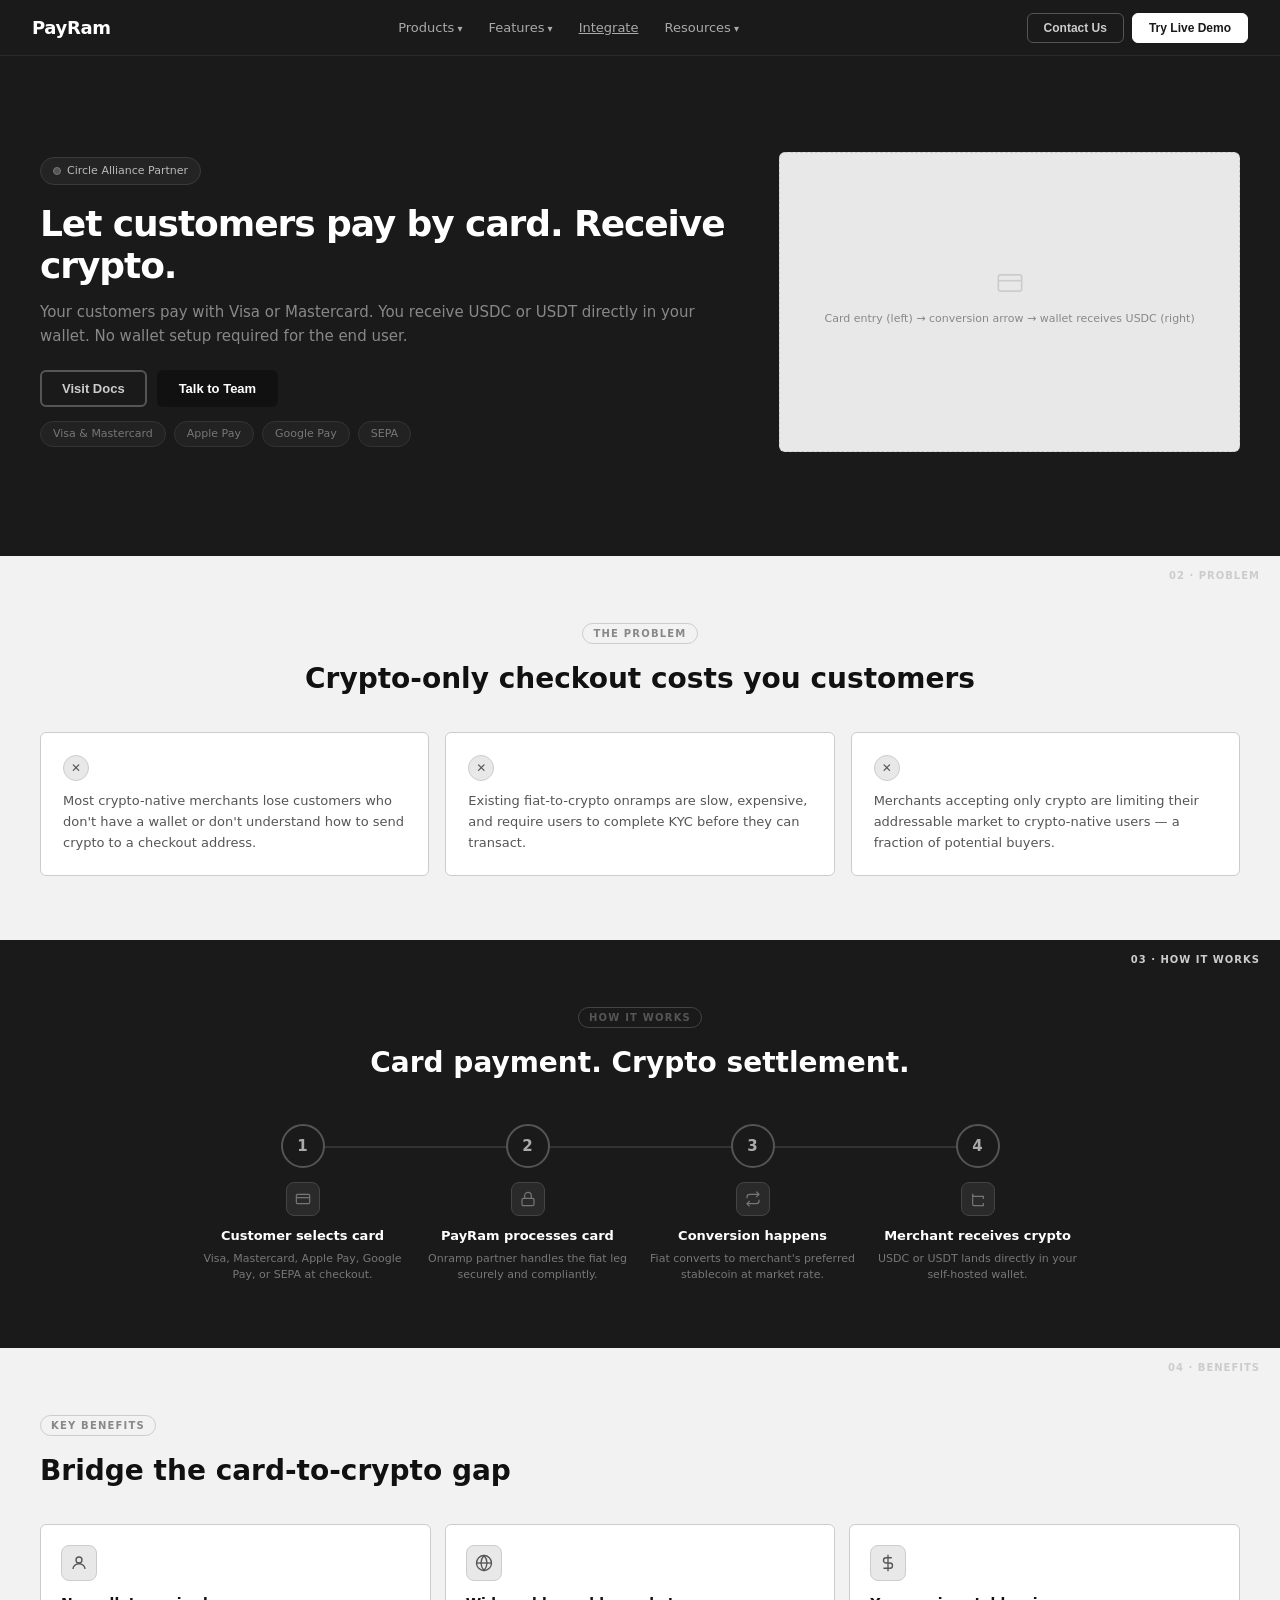
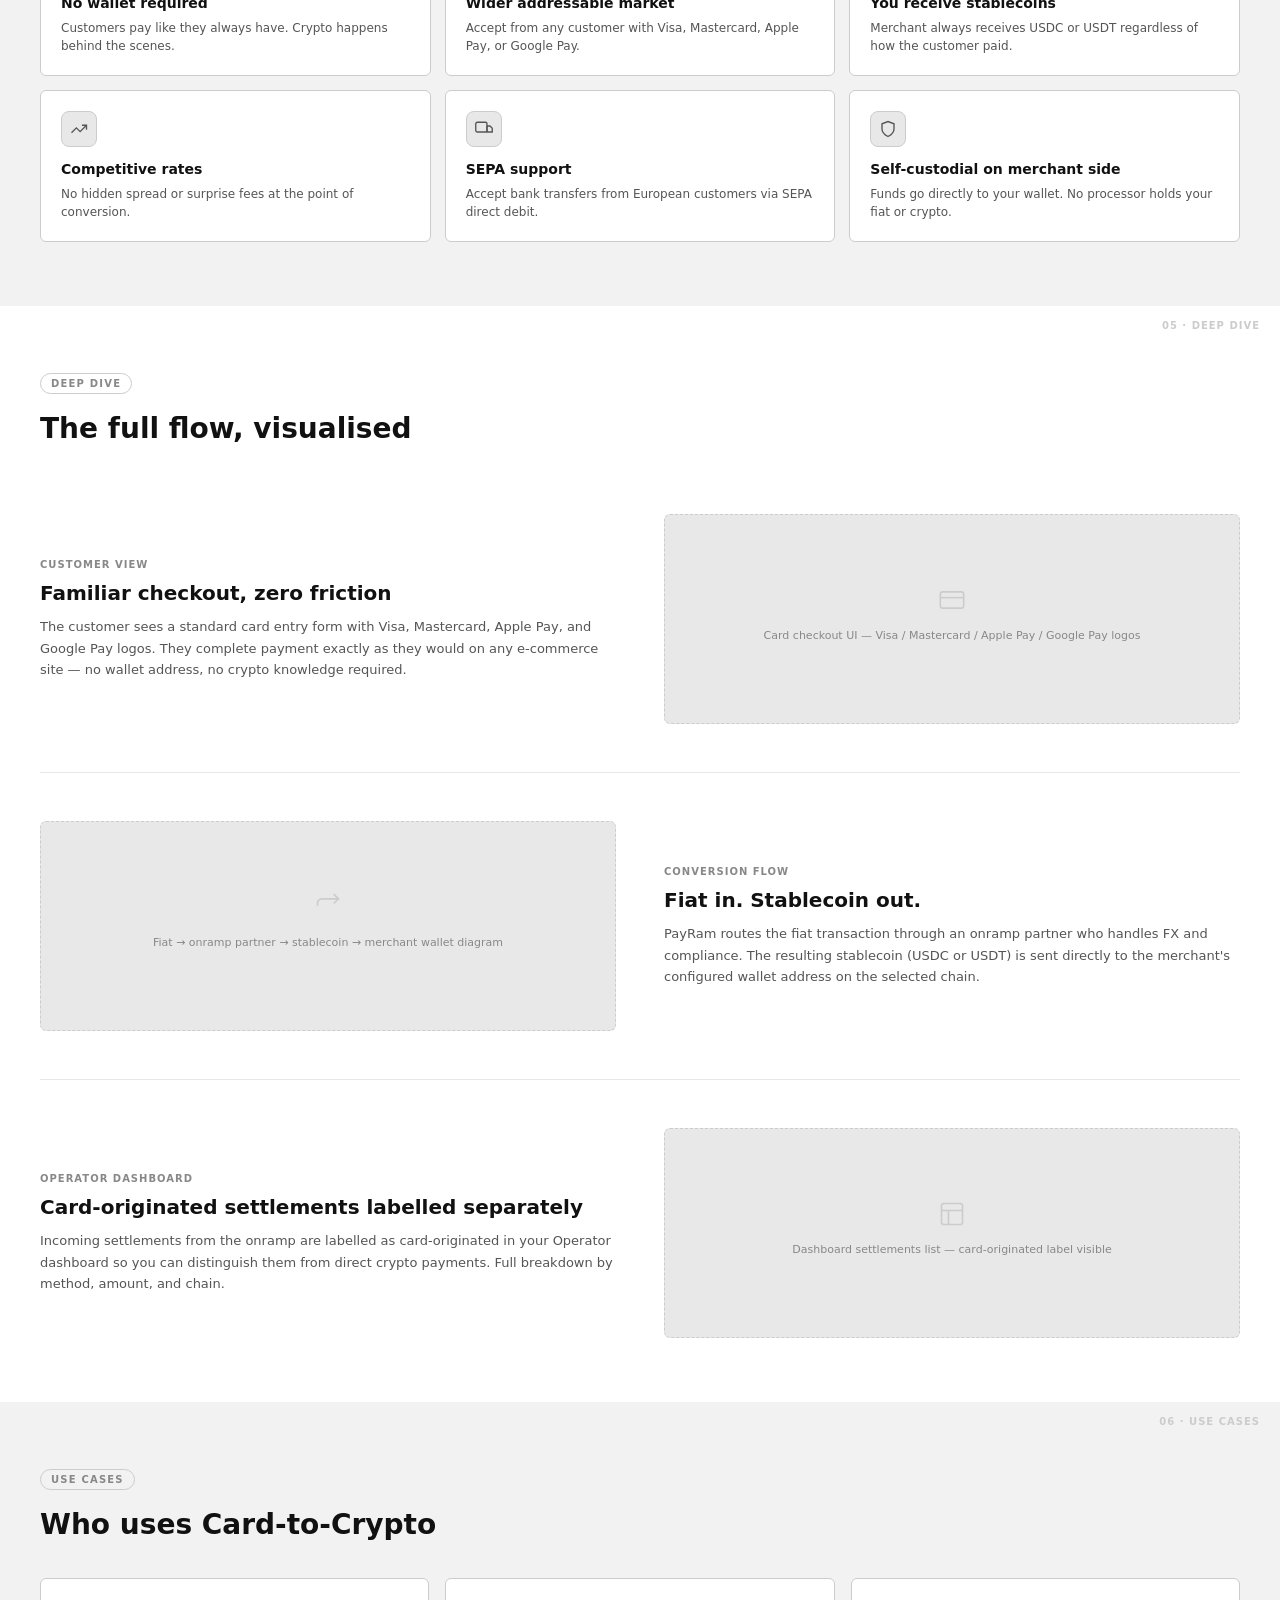
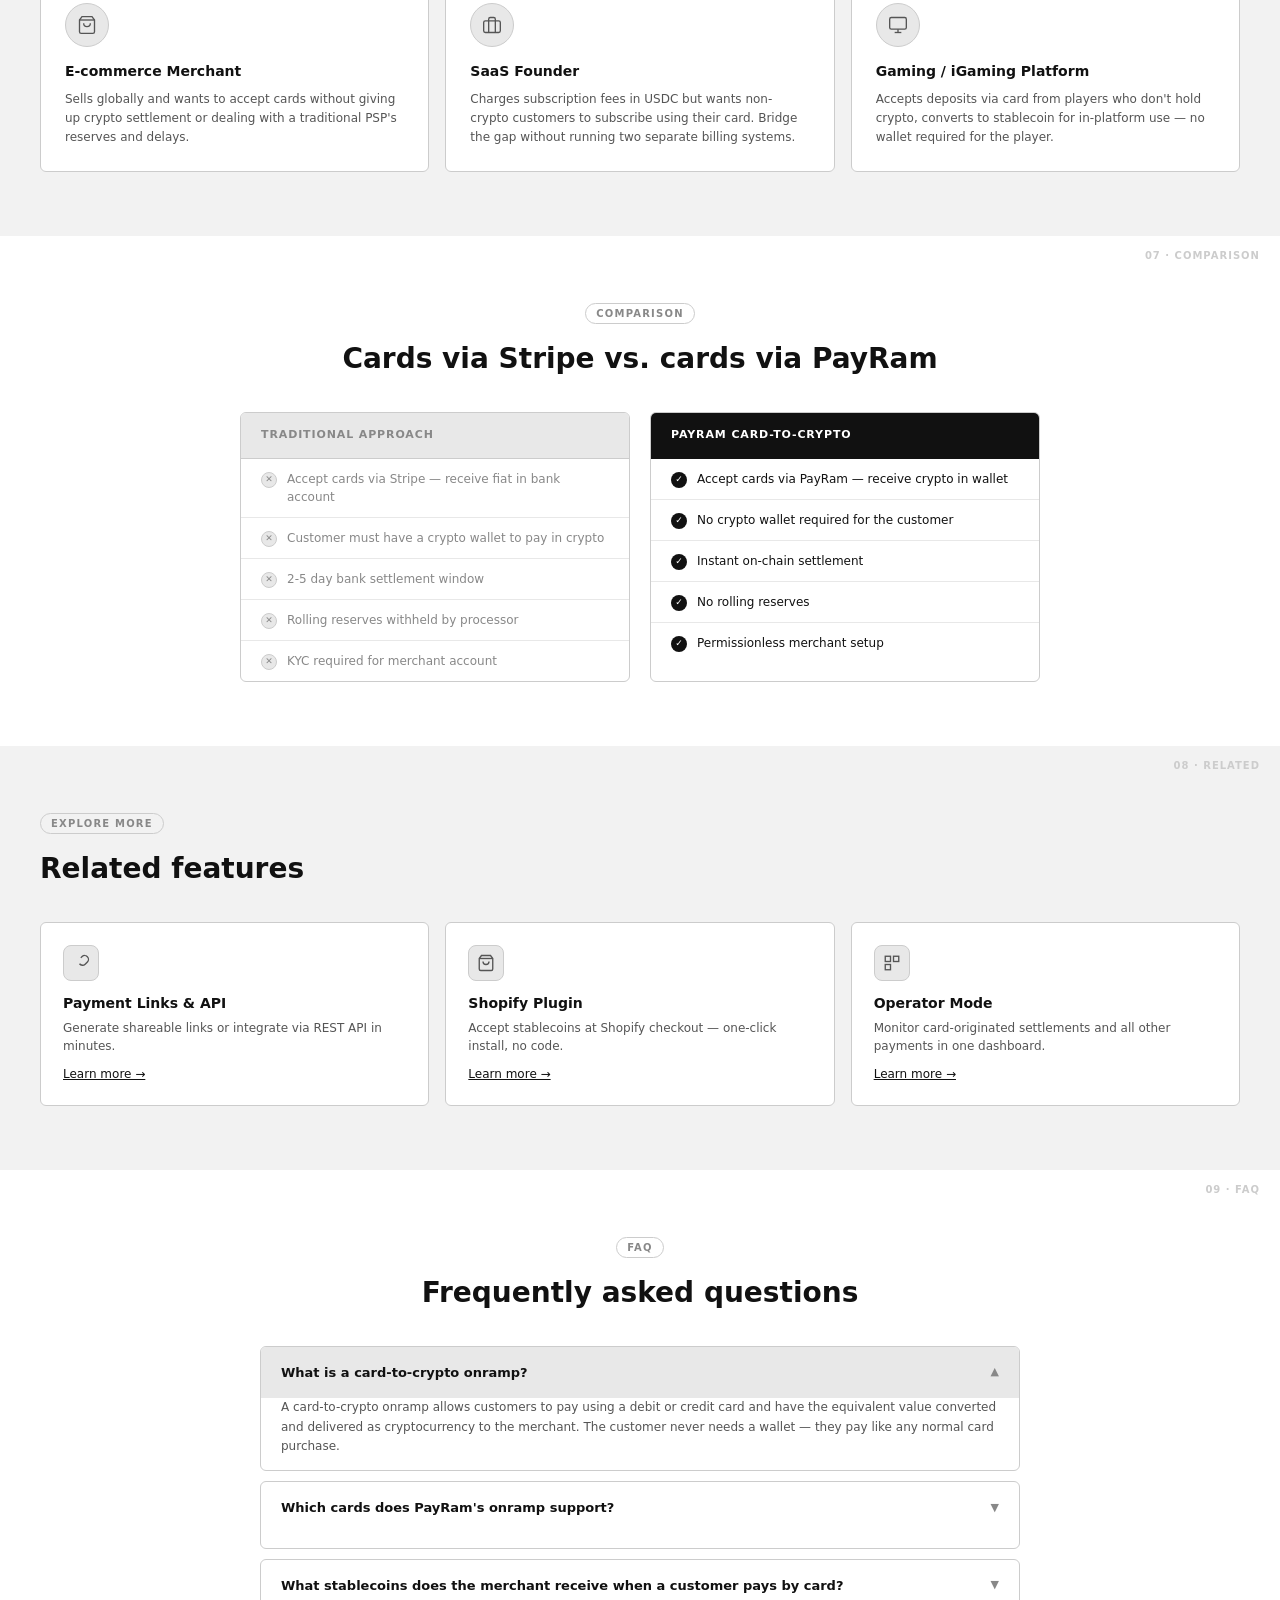
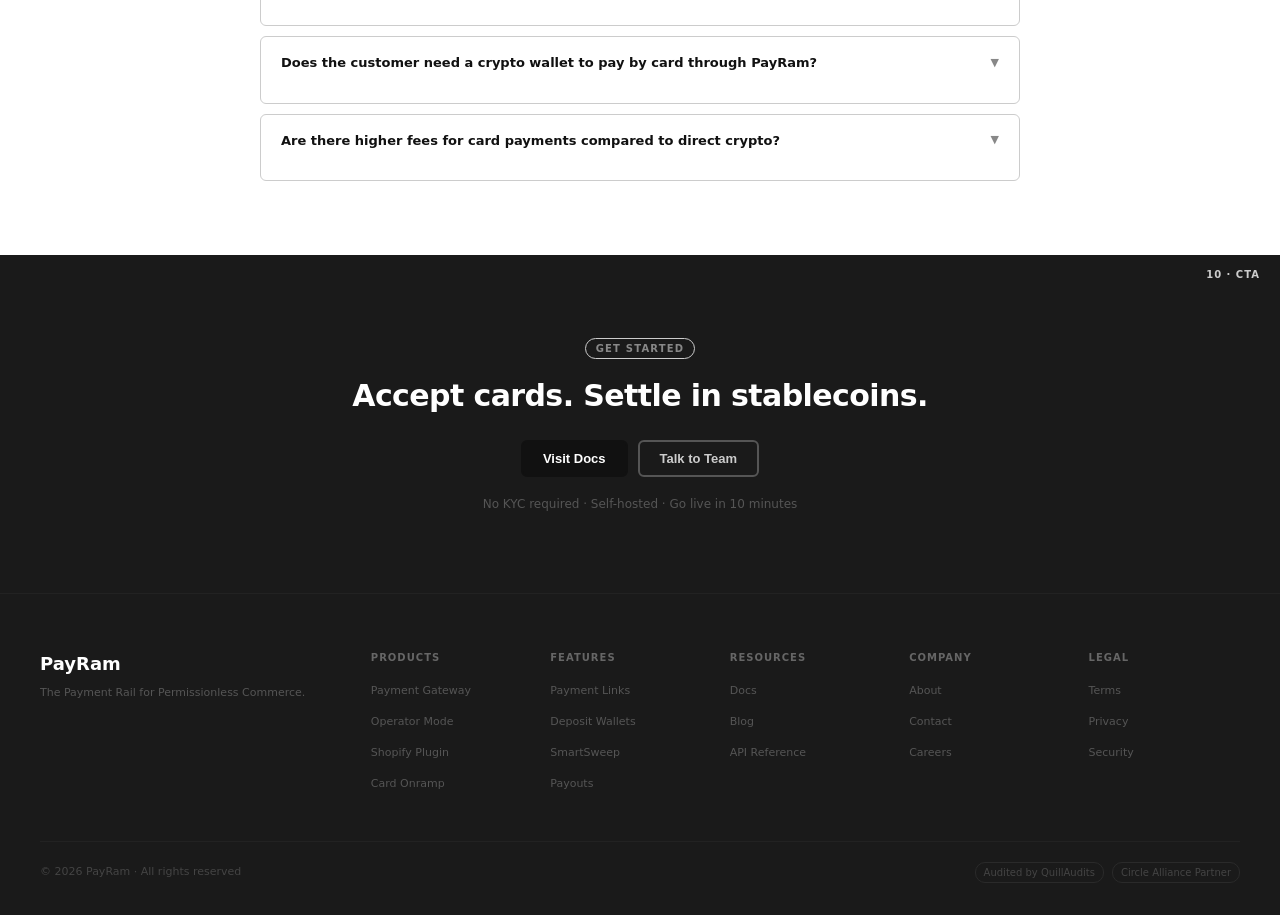
<file: card-to-crypto.html>
<!DOCTYPE html>
<html lang="en">
<head>
<meta charset="UTF-8" /><meta name="viewport" content="width=device-width, initial-scale=1.0" />
<title>Card-to-Crypto Onramp — PayRam Wireframe</title>
<link rel="stylesheet" href="wf.css" />
</head>
<body>

<nav class="nav">
  <a href="index.html" class="nav-logo">PayRam</a>
  <div class="nav-links">
    <div class="nav-item">
      <span class="nav-link arr">Products</span>
      <div class="nav-drop">
        <a href="gateway.html" class="nav-drop-link"><span class="ndl-icon"><svg viewBox="0 0 24 24"><polygon points="13 2 3 14 12 14 11 22 21 10 12 10 13 2"/></svg></span>Payment Gateway</a>
        <a href="operator.html" class="nav-drop-link"><span class="ndl-icon"><svg viewBox="0 0 24 24"><rect x="3" y="3" width="7" height="7"/><rect x="14" y="3" width="7" height="7"/><rect x="3" y="14" width="7" height="7"/></svg></span>Operator Mode</a>
        <a href="shopify.html" class="nav-drop-link"><span class="ndl-icon"><svg viewBox="0 0 24 24"><path d="M6 2L3 6v14a2 2 0 0 0 2 2h14a2 2 0 0 0 2-2V6l-3-4z"/></svg></span>Shopify Plugin</a>
        <a href="card-to-crypto.html" class="nav-drop-link"><span class="ndl-icon"><svg viewBox="0 0 24 24"><rect x="1" y="4" width="22" height="16" rx="2"/><line x1="1" y1="10" x2="23" y2="10"/></svg></span>Card-to-Crypto</a>
      </div>
    </div>
    <div class="nav-item">
      <span class="nav-link arr">Features</span>
      <div class="nav-drop">
        <a href="payment-links.html" class="nav-drop-link"><span class="ndl-icon"><svg viewBox="0 0 24 24"><path d="M10 13a5 5 0 0 0 7.54.54l3-3a5 5 0 0 0-7.07-7.07l-1.72 1.71"/><path d="M14 11a5 5 0 0 0-7.54-.54l-3 3a5 5 0 0 0 7.07 7.07l1.71-1.71"/></svg></span>Payment Links &amp; API</a>
        <a href="deposit-wallets.html" class="nav-drop-link"><span class="ndl-icon"><svg viewBox="0 0 24 24"><path d="M20 12V22H4V12"/><path d="M22 7H2v5h20V7z"/><path d="M12 22V7"/></svg></span>Deposit Wallets</a>
        <a href="smartsweep.html" class="nav-drop-link"><span class="ndl-icon"><svg viewBox="0 0 24 24"><polyline points="23 6 13.5 15.5 8.5 10.5 1 18"/><polyline points="17 6 23 6 23 12"/></svg></span>SmartSweep</a>
        <a href="payouts.html" class="nav-drop-link"><span class="ndl-icon"><svg viewBox="0 0 24 24"><line x1="22" y1="2" x2="11" y2="13"/><polygon points="22 2 15 22 11 13 2 9 22 2"/></svg></span>Payouts</a>
      </div>
    </div>
    <a href="integrate.html" class="nav-link">Integrate</a>
    <div class="nav-item">
      <span class="nav-link arr">Resources</span>
      <div class="nav-drop">
        <a href="#" class="nav-drop-link"><span class="ndl-icon"><svg viewBox="0 0 24 24"><path d="M14 2H6a2 2 0 0 0-2 2v16a2 2 0 0 0 2 2h12a2 2 0 0 0 2-2V8z"/><polyline points="14 2 14 8 20 8"/></svg></span>Docs</a>
        <a href="#" class="nav-drop-link"><span class="ndl-icon"><svg viewBox="0 0 24 24"><path d="M2 3h6a4 4 0 0 1 4 4v14a3 3 0 0 0-3-3H2z"/><path d="M22 3h-6a4 4 0 0 0-4 4v14a3 3 0 0 1 3-3h7z"/></svg></span>Blog</a>
      </div>
    </div>
  </div>
  <div class="nav-right">
    <button class="nav-btn nav-btn-ghost">Contact Us</button>
    <button class="nav-btn nav-btn-solid">Try Live Demo</button>
  </div>
</nav>

<!-- ① HERO -->
<div class="hero-fp" data-s="01 · HERO">
  <div>
    <div class="hero-badge"><div class="badge-dot"></div> Circle Alliance Partner</div>
    <h1>Let customers pay by card. Receive crypto.</h1>
    <p class="hdesc">Your customers pay with Visa or Mastercard. You receive USDC or USDT directly in your wallet. No wallet setup required for the end user.</p>
    <div class="btn-row">
      <button class="btn btn-outline" style="border-color:#555;color:#ccc">Visit Docs</button>
      <button class="btn btn-solid">Talk to Team</button>
    </div>
    <div class="pill-row">
      <span class="pill">Visa &amp; Mastercard</span>
      <span class="pill">Apple Pay</span>
      <span class="pill">Google Pay</span>
      <span class="pill">SEPA</span>
    </div>
  </div>
  <div class="ph" style="height:300px;">
    <svg viewBox="0 0 24 24"><rect x="2" y="5" width="20" height="14" rx="2"/><line x1="2" y1="10" x2="22" y2="10"/></svg>
    <div class="ph-label">Card entry (left) → conversion arrow → wallet receives USDC (right)</div>
  </div>
</div>

<!-- ② PROBLEM -->
<section class="s-gray" data-s="02 · PROBLEM">
  <div class="center"><span class="section-tag">The Problem</span><div class="section-heading">Crypto-only checkout costs you customers</div></div>
  <div class="prob-grid">
    <div class="prob-item"><div class="prob-x">✕</div><div class="prob-text">Most crypto-native merchants lose customers who don't have a wallet or don't understand how to send crypto to a checkout address.</div></div>
    <div class="prob-item"><div class="prob-x">✕</div><div class="prob-text">Existing fiat-to-crypto onramps are slow, expensive, and require users to complete KYC before they can transact.</div></div>
    <div class="prob-item"><div class="prob-x">✕</div><div class="prob-text">Merchants accepting only crypto are limiting their addressable market to crypto-native users — a fraction of potential buyers.</div></div>
  </div>
</section>

<!-- ③ HOW IT WORKS -->
<section class="s-dark" data-s="03 · HOW IT WORKS">
  <div class="center"><span class="section-tag">How It Works</span><div class="section-heading">Card payment. Crypto settlement.</div></div>
  <div class="steps-wrap">
    <div class="steps-row">
      <div class="step">
        <div class="step-num">1</div>
        <div class="step-icon"><svg viewBox="0 0 24 24"><rect x="2" y="5" width="20" height="14" rx="2"/><line x1="2" y1="10" x2="22" y2="10"/></svg></div>
        <div class="step-title">Customer selects card</div>
        <div class="step-desc">Visa, Mastercard, Apple Pay, Google Pay, or SEPA at checkout.</div>
      </div>
      <div class="step">
        <div class="step-num">2</div>
        <div class="step-icon"><svg viewBox="0 0 24 24"><rect x="3" y="11" width="18" height="11" rx="2"/><path d="M7 11V7a5 5 0 0 1 10 0v4"/></svg></div>
        <div class="step-title">PayRam processes card</div>
        <div class="step-desc">Onramp partner handles the fiat leg securely and compliantly.</div>
      </div>
      <div class="step">
        <div class="step-num">3</div>
        <div class="step-icon"><svg viewBox="0 0 24 24"><polyline points="17 1 21 5 17 9"/><path d="M3 11V9a4 4 0 0 1 4-4h14"/><polyline points="7 23 3 19 7 15"/><path d="M21 13v2a4 4 0 0 1-4 4H3"/></svg></div>
        <div class="step-title">Conversion happens</div>
        <div class="step-desc">Fiat converts to merchant's preferred stablecoin at market rate.</div>
      </div>
      <div class="step">
        <div class="step-num">4</div>
        <div class="step-icon"><svg viewBox="0 0 24 24"><path d="M20 12V8H6a2 2 0 0 1-2-2V4"/><path d="M4 6v14a2 2 0 0 0 2 2h14v-4"/></svg></div>
        <div class="step-title">Merchant receives crypto</div>
        <div class="step-desc">USDC or USDT lands directly in your self-hosted wallet.</div>
      </div>
    </div>
  </div>
</section>

<!-- ④ BENEFITS -->
<section class="s-gray" data-s="04 · BENEFITS">
  <span class="section-tag">Key Benefits</span>
  <div class="section-heading">Bridge the card-to-crypto gap</div>
  <div class="benefits-grid">
    <div class="card"><div class="ci"><svg viewBox="0 0 24 24"><circle cx="12" cy="8" r="4"/><path d="M4 20c0-4 3.6-7 8-7s8 3 8 7"/></svg></div><div class="ct">No wallet required</div><div class="cd">Customers pay like they always have. Crypto happens behind the scenes.</div></div>
    <div class="card"><div class="ci"><svg viewBox="0 0 24 24"><circle cx="12" cy="12" r="10"/><line x1="2" y1="12" x2="22" y2="12"/><path d="M12 2a15.3 15.3 0 0 1 4 10 15.3 15.3 0 0 1-4 10 15.3 15.3 0 0 1-4-10 15.3 15.3 0 0 1 4-10z"/></svg></div><div class="ct">Wider addressable market</div><div class="cd">Accept from any customer with Visa, Mastercard, Apple Pay, or Google Pay.</div></div>
    <div class="card"><div class="ci"><svg viewBox="0 0 24 24"><line x1="12" y1="1" x2="12" y2="23"/><path d="M17 5H9.5a3.5 3.5 0 0 0 0 7h5a3.5 3.5 0 0 1 0 7H6"/></svg></div><div class="ct">You receive stablecoins</div><div class="cd">Merchant always receives USDC or USDT regardless of how the customer paid.</div></div>
    <div class="card"><div class="ci"><svg viewBox="0 0 24 24"><polyline points="22 7 13.5 15.5 8.5 10.5 2 17"/><polyline points="16 7 22 7 22 13"/></svg></div><div class="ct">Competitive rates</div><div class="cd">No hidden spread or surprise fees at the point of conversion.</div></div>
    <div class="card"><div class="ci"><svg viewBox="0 0 24 24"><rect x="1" y="3" width="15" height="13" rx="2"/><polygon points="16 8 20 8 23 11 23 16 16 16 16 8"/></svg></div><div class="ct">SEPA support</div><div class="cd">Accept bank transfers from European customers via SEPA direct debit.</div></div>
    <div class="card"><div class="ci"><svg viewBox="0 0 24 24"><path d="M12 22s8-4 8-10V5l-8-3-8 3v7c0 6 8 10 8 10z"/></svg></div><div class="ct">Self-custodial on merchant side</div><div class="cd">Funds go directly to your wallet. No processor holds your fiat or crypto.</div></div>
  </div>
</section>

<!-- ⑤ DEEP DIVE -->
<section class="s-white" data-s="05 · DEEP DIVE">
  <span class="section-tag">Deep Dive</span>
  <div class="section-heading">The full flow, visualised</div>
  <div class="deepdive-rows">
    <div class="ddr">
      <div class="ddr-text"><div class="ddr-label">Customer view</div><div class="ddr-title">Familiar checkout, zero friction</div><div class="ddr-desc">The customer sees a standard card entry form with Visa, Mastercard, Apple Pay, and Google Pay logos. They complete payment exactly as they would on any e-commerce site — no wallet address, no crypto knowledge required.</div></div>
      <div class="ddr-visual"><div class="ph" style="height:210px;"><svg viewBox="0 0 24 24"><rect x="2" y="5" width="20" height="14" rx="2"/><line x1="2" y1="10" x2="22" y2="10"/></svg><div class="ph-label">Card checkout UI — Visa / Mastercard / Apple Pay / Google Pay logos</div></div></div>
    </div>
    <div class="ddr flip">
      <div class="ddr-text"><div class="ddr-label">Conversion flow</div><div class="ddr-title">Fiat in. Stablecoin out.</div><div class="ddr-desc">PayRam routes the fiat transaction through an onramp partner who handles FX and compliance. The resulting stablecoin (USDC or USDT) is sent directly to the merchant's configured wallet address on the selected chain.</div></div>
      <div class="ddr-visual"><div class="ph" style="height:210px;"><svg viewBox="0 0 24 24"><polyline points="17 1 21 5 17 9"/><path d="M3 11V9a4 4 0 0 1 4-4h14"/></svg><div class="ph-label">Fiat → onramp partner → stablecoin → merchant wallet diagram</div></div></div>
    </div>
    <div class="ddr">
      <div class="ddr-text"><div class="ddr-label">Operator dashboard</div><div class="ddr-title">Card-originated settlements labelled separately</div><div class="ddr-desc">Incoming settlements from the onramp are labelled as card-originated in your Operator dashboard so you can distinguish them from direct crypto payments. Full breakdown by method, amount, and chain.</div></div>
      <div class="ddr-visual"><div class="ph" style="height:210px;"><svg viewBox="0 0 24 24"><rect x="3" y="3" width="18" height="18" rx="2"/><line x1="3" y1="9" x2="21" y2="9"/><line x1="9" y1="21" x2="9" y2="9"/></svg><div class="ph-label">Dashboard settlements list — card-originated label visible</div></div></div>
    </div>
  </div>
</section>

<!-- ⑥ USE CASES -->
<section class="s-gray" data-s="06 · USE CASES">
  <span class="section-tag">Use Cases</span>
  <div class="section-heading">Who uses Card-to-Crypto</div>
  <div class="persona-grid">
    <div class="persona-card"><div class="persona-icon"><svg viewBox="0 0 24 24"><path d="M6 2L3 6v14a2 2 0 0 0 2 2h14a2 2 0 0 0 2-2V6l-3-4z"/><line x1="3" y1="6" x2="21" y2="6"/><path d="M16 10a4 4 0 0 1-8 0"/></svg></div><div class="persona-title">E-commerce Merchant</div><div class="persona-desc">Sells globally and wants to accept cards without giving up crypto settlement or dealing with a traditional PSP's reserves and delays.</div></div>
    <div class="persona-card"><div class="persona-icon"><svg viewBox="0 0 24 24"><rect x="2" y="7" width="20" height="14" rx="2"/><path d="M16 21V5a2 2 0 0 0-2-2h-4a2 2 0 0 0-2 2v16"/></svg></div><div class="persona-title">SaaS Founder</div><div class="persona-desc">Charges subscription fees in USDC but wants non-crypto customers to subscribe using their card. Bridge the gap without running two separate billing systems.</div></div>
    <div class="persona-card"><div class="persona-icon"><svg viewBox="0 0 24 24"><rect x="2" y="3" width="20" height="14" rx="2"/><path d="M8 21h8"/><path d="M12 17v4"/></svg></div><div class="persona-title">Gaming / iGaming Platform</div><div class="persona-desc">Accepts deposits via card from players who don't hold crypto, converts to stablecoin for in-platform use — no wallet required for the player.</div></div>
  </div>
</section>

<!-- ⑦ COMPARISON -->
<section class="s-white" data-s="07 · COMPARISON">
  <div class="center"><span class="section-tag">Comparison</span><div class="section-heading">Cards via Stripe vs. cards via PayRam</div></div>
  <div class="cmp-split">
    <div class="cmp-col">
      <div class="cmp-hdr old">Traditional Approach</div>
      <div class="cmp-row old-row"><div class="cmp-dot x">✕</div>Accept cards via Stripe — receive fiat in bank account</div>
      <div class="cmp-row old-row"><div class="cmp-dot x">✕</div>Customer must have a crypto wallet to pay in crypto</div>
      <div class="cmp-row old-row"><div class="cmp-dot x">✕</div>2-5 day bank settlement window</div>
      <div class="cmp-row old-row"><div class="cmp-dot x">✕</div>Rolling reserves withheld by processor</div>
      <div class="cmp-row old-row"><div class="cmp-dot x">✕</div>KYC required for merchant account</div>
    </div>
    <div class="cmp-col">
      <div class="cmp-hdr new">PayRam Card-to-Crypto</div>
      <div class="cmp-row new-row"><div class="cmp-dot ok">✓</div>Accept cards via PayRam — receive crypto in wallet</div>
      <div class="cmp-row new-row"><div class="cmp-dot ok">✓</div>No crypto wallet required for the customer</div>
      <div class="cmp-row new-row"><div class="cmp-dot ok">✓</div>Instant on-chain settlement</div>
      <div class="cmp-row new-row"><div class="cmp-dot ok">✓</div>No rolling reserves</div>
      <div class="cmp-row new-row"><div class="cmp-dot ok">✓</div>Permissionless merchant setup</div>
    </div>
  </div>
</section>

<!-- ⑧ RELATED -->
<section class="s-gray" data-s="08 · RELATED">
  <span class="section-tag">Explore More</span><div class="section-heading">Related features</div>
  <div class="related-grid">
    <div class="related-card card"><div class="ci"><svg viewBox="0 0 24 24"><path d="M10 13a5 5 0 0 0 7.54.54l3-3a5 5 0 0 0-7.07-7.07l-1.72 1.71"/></svg></div><div class="ct">Payment Links &amp; API</div><div class="cd">Generate shareable links or integrate via REST API in minutes.</div><a class="related-link" href="payment-links.html">Learn more →</a></div>
    <div class="related-card card"><div class="ci"><svg viewBox="0 0 24 24"><path d="M6 2L3 6v14a2 2 0 0 0 2 2h14a2 2 0 0 0 2-2V6l-3-4z"/><line x1="3" y1="6" x2="21" y2="6"/><path d="M16 10a4 4 0 0 1-8 0"/></svg></div><div class="ct">Shopify Plugin</div><div class="cd">Accept stablecoins at Shopify checkout — one-click install, no code.</div><a class="related-link" href="shopify.html">Learn more →</a></div>
    <div class="related-card card"><div class="ci"><svg viewBox="0 0 24 24"><rect x="3" y="3" width="7" height="7"/><rect x="14" y="3" width="7" height="7"/><rect x="3" y="14" width="7" height="7"/></svg></div><div class="ct">Operator Mode</div><div class="cd">Monitor card-originated settlements and all other payments in one dashboard.</div><a class="related-link" href="operator.html">Learn more →</a></div>
  </div>
</section>

<!-- ⑨ FAQ -->
<section class="s-white" data-s="09 · FAQ">
  <div class="center"><span class="section-tag">FAQ</span><div class="section-heading">Frequently asked questions</div></div>
  <div class="faq-wrap">
    <div class="faq-item open"><div class="faq-q">What is a card-to-crypto onramp? <span class="faq-arrow">▲</span></div><div class="faq-a">A card-to-crypto onramp allows customers to pay using a debit or credit card and have the equivalent value converted and delivered as cryptocurrency to the merchant. The customer never needs a wallet — they pay like any normal card purchase.</div></div>
    <div class="faq-item"><div class="faq-q">Which cards does PayRam's onramp support? <span class="faq-arrow">▼</span></div><div class="faq-a"></div></div>
    <div class="faq-item"><div class="faq-q">What stablecoins does the merchant receive when a customer pays by card? <span class="faq-arrow">▼</span></div><div class="faq-a"></div></div>
    <div class="faq-item"><div class="faq-q">Does the customer need a crypto wallet to pay by card through PayRam? <span class="faq-arrow">▼</span></div><div class="faq-a"></div></div>
    <div class="faq-item"><div class="faq-q">Are there higher fees for card payments compared to direct crypto? <span class="faq-arrow">▼</span></div><div class="faq-a"></div></div>
  </div>
</section>

<!-- ⑩ CTA -->
<section class="cta-sec" data-s="10 · CTA">
  <div class="section-tag">Get Started</div>
  <div class="cta-headline">Accept cards. Settle in stablecoins.</div>
  <div class="btn-row"><button class="btn btn-solid">Visit Docs</button><button class="btn btn-outline" style="border-color:#555;color:#ccc">Talk to Team</button></div>
  <div class="cta-sub">No KYC required · Self-hosted · Go live in 10 minutes</div>
</section>

<footer class="footer">
  <div class="footer-cols">
    <div><div class="footer-logo">PayRam</div><div class="footer-tagline">The Payment Rail for Permissionless Commerce.</div></div>
    <div><div class="footer-col-title">Products</div><ul class="footer-links"><li><a href="gateway.html">Payment Gateway</a></li><li><a href="operator.html">Operator Mode</a></li><li><a href="shopify.html">Shopify Plugin</a></li><li><a href="card-to-crypto.html">Card Onramp</a></li></ul></div>
    <div><div class="footer-col-title">Features</div><ul class="footer-links"><li><a href="payment-links.html">Payment Links</a></li><li><a href="deposit-wallets.html">Deposit Wallets</a></li><li><a href="smartsweep.html">SmartSweep</a></li><li><a href="payouts.html">Payouts</a></li></ul></div>
    <div><div class="footer-col-title">Resources</div><ul class="footer-links"><li><a href="#">Docs</a></li><li><a href="#">Blog</a></li><li><a href="#">API Reference</a></li></ul></div>
    <div><div class="footer-col-title">Company</div><ul class="footer-links"><li><a href="#">About</a></li><li><a href="#">Contact</a></li><li><a href="#">Careers</a></li></ul></div>
    <div><div class="footer-col-title">Legal</div><ul class="footer-links"><li><a href="#">Terms</a></li><li><a href="#">Privacy</a></li><li><a href="#">Security</a></li></ul></div>
  </div>
  <div class="footer-bar"><div class="footer-bar-text">© 2026 PayRam · All rights reserved</div><div class="footer-bar-badges"><span class="footer-bar-badge">Audited by QuillAudits</span><span class="footer-bar-badge">Circle Alliance Partner</span></div></div>
</footer>
</body></html>
</file>
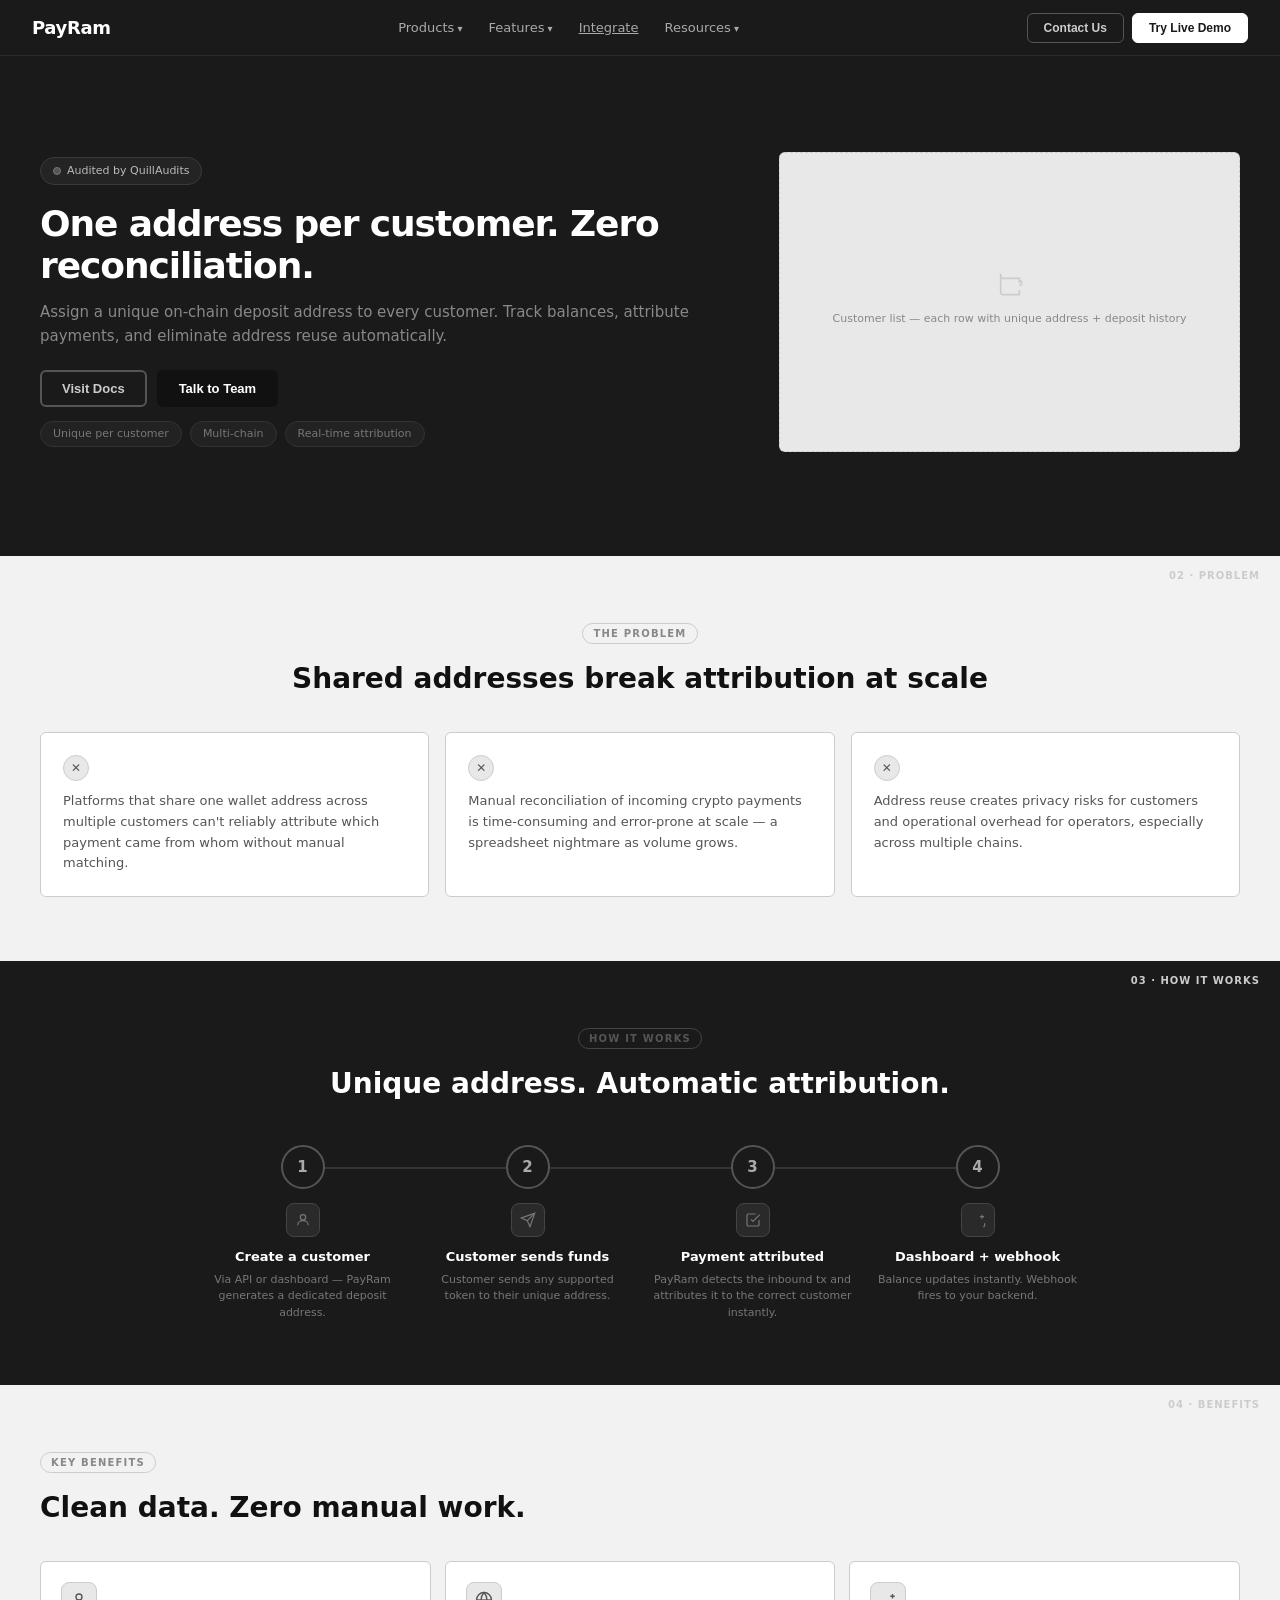
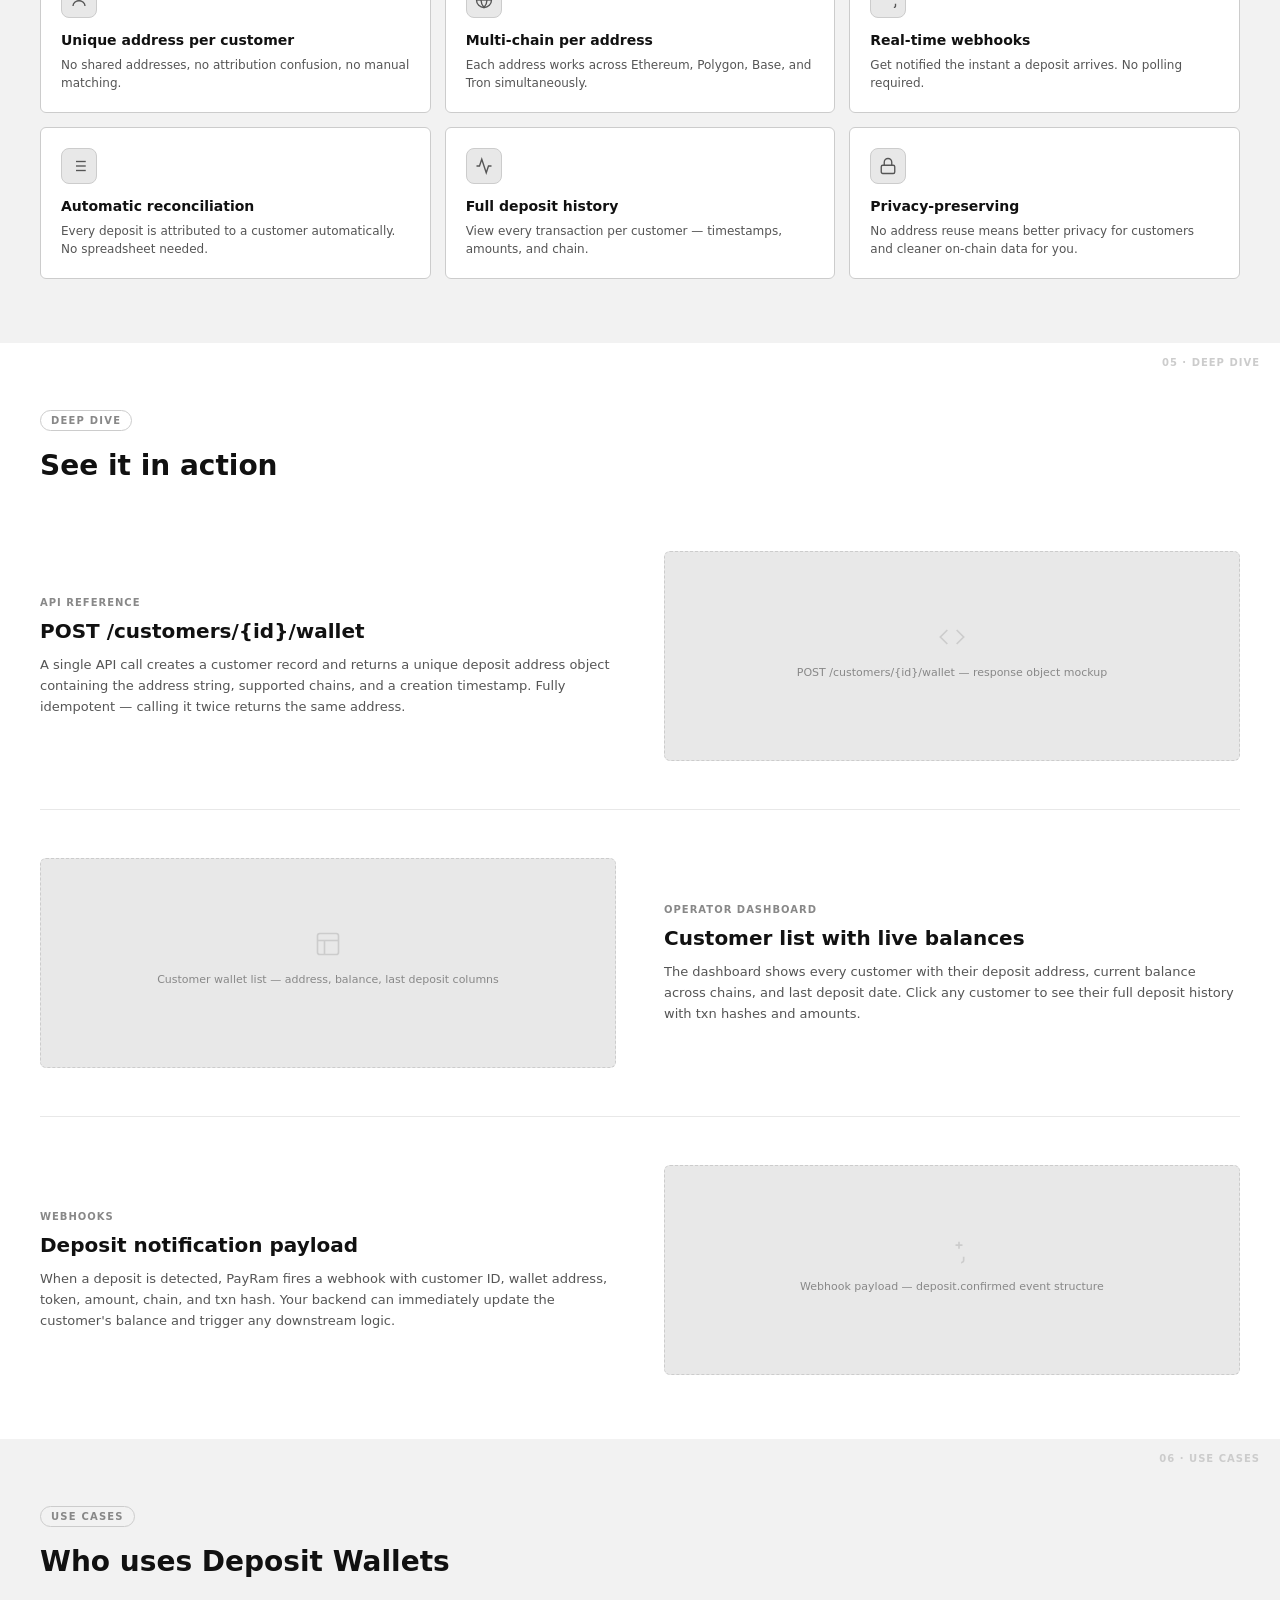
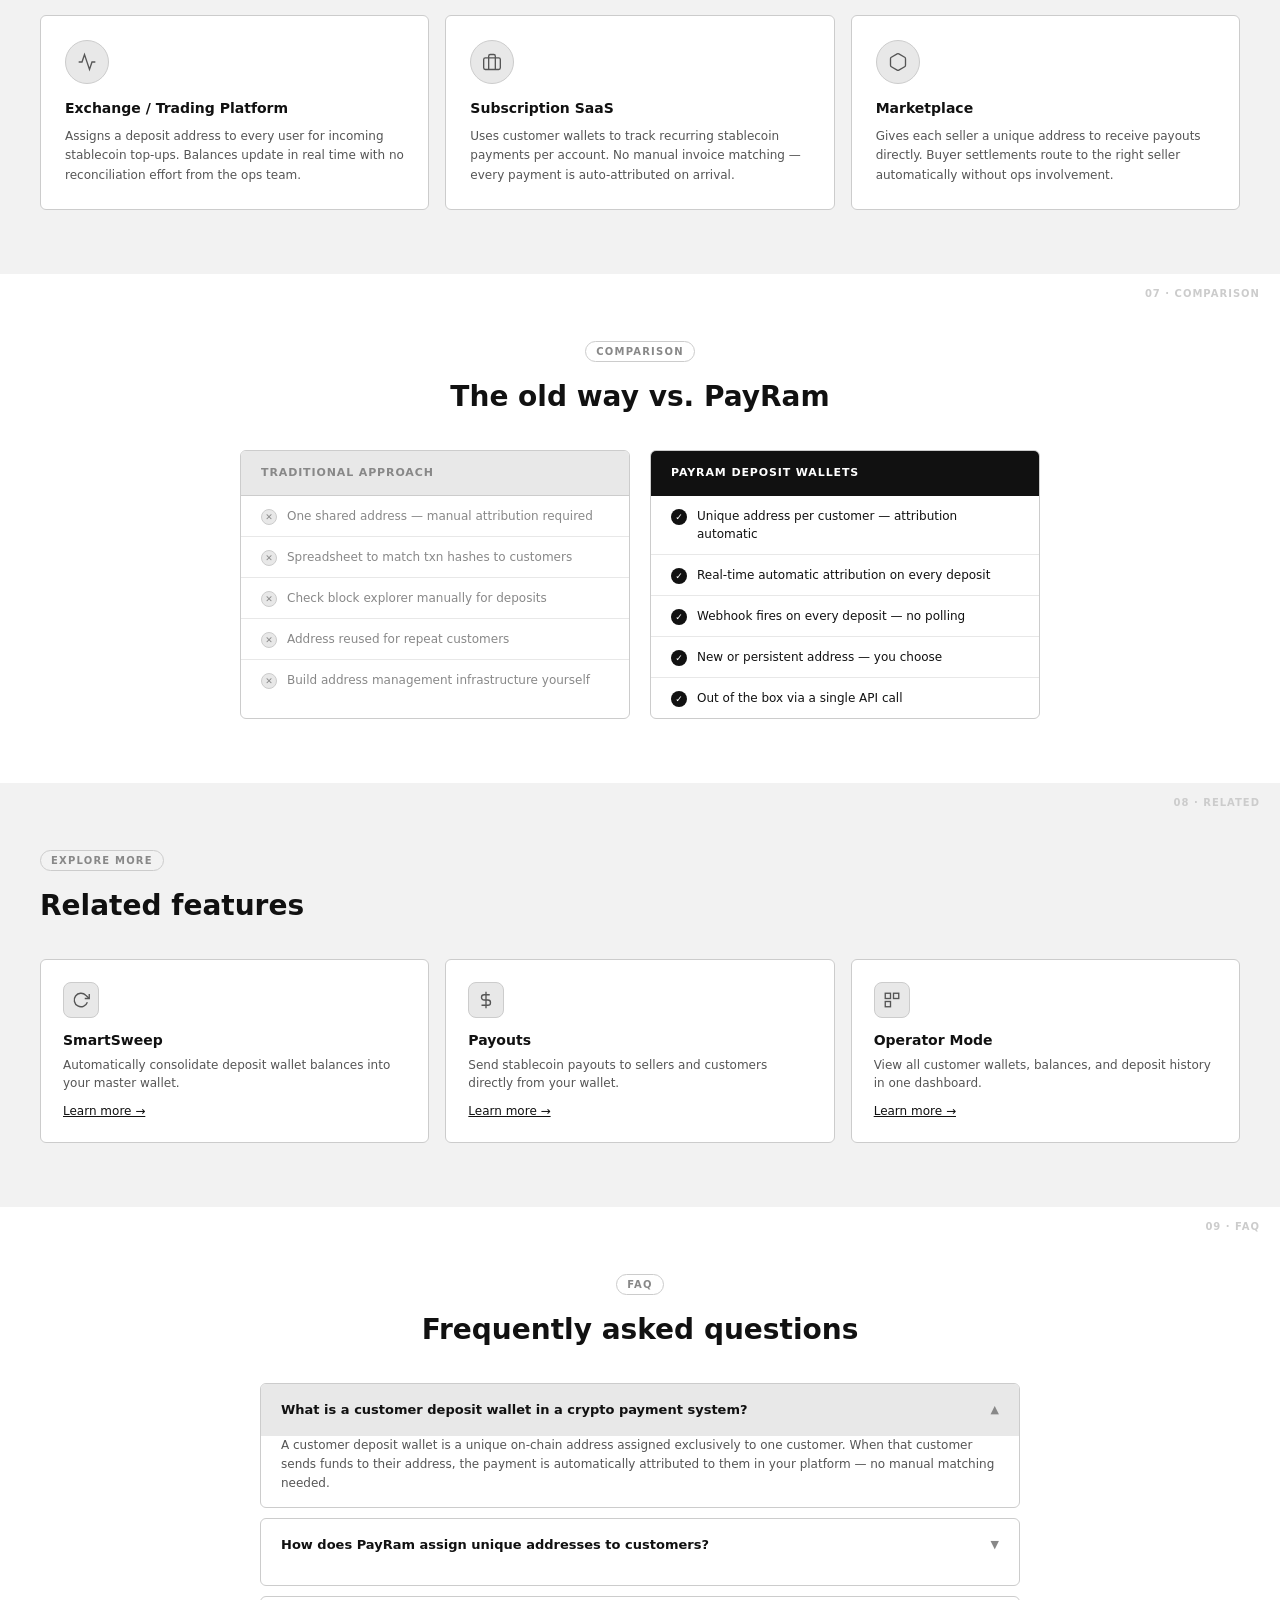
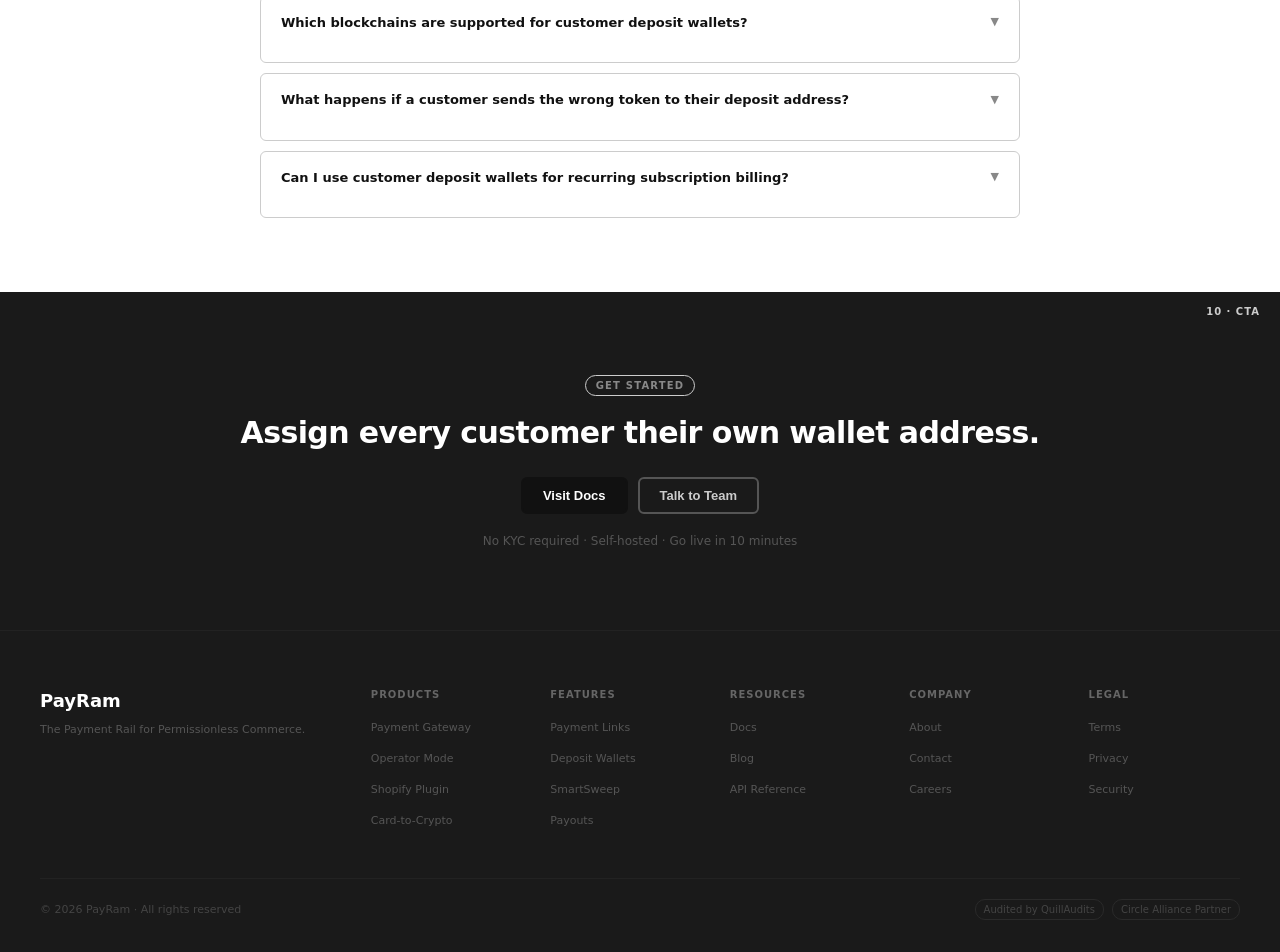
<file: deposit-wallets.html>
<!DOCTYPE html>
<html lang="en">
<head>
<meta charset="UTF-8" /><meta name="viewport" content="width=device-width, initial-scale=1.0" />
<title>Customer Deposit Wallets — PayRam Wireframe</title>
<link rel="stylesheet" href="wf.css" />
</head>
<body>

<nav class="nav">
  <a href="index.html" class="nav-logo">PayRam</a>
  <div class="nav-links">
    <div class="nav-item">
      <span class="nav-link arr">Products</span>
      <div class="nav-drop">
        <a href="gateway.html" class="nav-drop-link"><span class="ndl-icon"><svg viewBox="0 0 24 24"><polygon points="13 2 3 14 12 14 11 22 21 10 12 10 13 2"/></svg></span>Payment Gateway</a>
        <a href="operator.html" class="nav-drop-link"><span class="ndl-icon"><svg viewBox="0 0 24 24"><rect x="3" y="3" width="7" height="7"/><rect x="14" y="3" width="7" height="7"/><rect x="3" y="14" width="7" height="7"/></svg></span>Operator Mode</a>
        <a href="shopify.html" class="nav-drop-link"><span class="ndl-icon"><svg viewBox="0 0 24 24"><path d="M6 2L3 6v14a2 2 0 0 0 2 2h14a2 2 0 0 0 2-2V6l-3-4z"/></svg></span>Shopify Plugin</a>
        <a href="card-to-crypto.html" class="nav-drop-link"><span class="ndl-icon"><svg viewBox="0 0 24 24"><rect x="1" y="4" width="22" height="16" rx="2"/><line x1="1" y1="10" x2="23" y2="10"/></svg></span>Card-to-Crypto</a>
      </div>
    </div>
    <div class="nav-item">
      <span class="nav-link arr">Features</span>
      <div class="nav-drop">
        <a href="payment-links.html" class="nav-drop-link"><span class="ndl-icon"><svg viewBox="0 0 24 24"><path d="M10 13a5 5 0 0 0 7.54.54l3-3a5 5 0 0 0-7.07-7.07l-1.72 1.71"/><path d="M14 11a5 5 0 0 0-7.54-.54l-3 3a5 5 0 0 0 7.07 7.07l1.71-1.71"/></svg></span>Payment Links &amp; API</a>
        <a href="deposit-wallets.html" class="nav-drop-link"><span class="ndl-icon"><svg viewBox="0 0 24 24"><path d="M20 12V22H4V12"/><path d="M22 7H2v5h20V7z"/><path d="M12 22V7"/></svg></span>Deposit Wallets</a>
        <a href="smartsweep.html" class="nav-drop-link"><span class="ndl-icon"><svg viewBox="0 0 24 24"><polyline points="23 6 13.5 15.5 8.5 10.5 1 18"/><polyline points="17 6 23 6 23 12"/></svg></span>SmartSweep</a>
        <a href="payouts.html" class="nav-drop-link"><span class="ndl-icon"><svg viewBox="0 0 24 24"><line x1="22" y1="2" x2="11" y2="13"/><polygon points="22 2 15 22 11 13 2 9 22 2"/></svg></span>Payouts</a>
      </div>
    </div>
    <a href="integrate.html" class="nav-link">Integrate</a>
    <div class="nav-item">
      <span class="nav-link arr">Resources</span>
      <div class="nav-drop">
        <a href="#" class="nav-drop-link"><span class="ndl-icon"><svg viewBox="0 0 24 24"><path d="M14 2H6a2 2 0 0 0-2 2v16a2 2 0 0 0 2 2h12a2 2 0 0 0 2-2V8z"/><polyline points="14 2 14 8 20 8"/></svg></span>Docs</a>
        <a href="#" class="nav-drop-link"><span class="ndl-icon"><svg viewBox="0 0 24 24"><path d="M2 3h6a4 4 0 0 1 4 4v14a3 3 0 0 0-3-3H2z"/><path d="M22 3h-6a4 4 0 0 0-4 4v14a3 3 0 0 1 3-3h7z"/></svg></span>Blog</a>
      </div>
    </div>
  </div>
  <div class="nav-right">
    <button class="nav-btn nav-btn-ghost">Contact Us</button>
    <button class="nav-btn nav-btn-solid">Try Live Demo</button>
  </div>
</nav>

<!-- ① HERO -->
<div class="hero-fp" data-s="01 · HERO">
  <div>
    <div class="hero-badge"><div class="badge-dot"></div> Audited by QuillAudits</div>
    <h1>One address per customer. Zero reconciliation.</h1>
    <p class="hdesc">Assign a unique on-chain deposit address to every customer. Track balances, attribute payments, and eliminate address reuse automatically.</p>
    <div class="btn-row">
      <button class="btn btn-outline" style="border-color:#555;color:#ccc">Visit Docs</button>
      <button class="btn btn-solid">Talk to Team</button>
    </div>
    <div class="pill-row">
      <span class="pill">Unique per customer</span>
      <span class="pill">Multi-chain</span>
      <span class="pill">Real-time attribution</span>
    </div>
  </div>
  <div class="ph" style="height:300px;">
    <svg viewBox="0 0 24 24"><path d="M20 12V8H6a2 2 0 0 1-2-2V4"/><path d="M4 6v14a2 2 0 0 0 2 2h14v-4"/><path d="M20 14a2 2 0 0 0 0-4"/></svg>
    <div class="ph-label">Customer list — each row with unique address + deposit history</div>
  </div>
</div>

<!-- ② PROBLEM -->
<section class="s-gray" data-s="02 · PROBLEM">
  <div class="center"><span class="section-tag">The Problem</span><div class="section-heading">Shared addresses break attribution at scale</div></div>
  <div class="prob-grid">
    <div class="prob-item"><div class="prob-x">✕</div><div class="prob-text">Platforms that share one wallet address across multiple customers can't reliably attribute which payment came from whom without manual matching.</div></div>
    <div class="prob-item"><div class="prob-x">✕</div><div class="prob-text">Manual reconciliation of incoming crypto payments is time-consuming and error-prone at scale — a spreadsheet nightmare as volume grows.</div></div>
    <div class="prob-item"><div class="prob-x">✕</div><div class="prob-text">Address reuse creates privacy risks for customers and operational overhead for operators, especially across multiple chains.</div></div>
  </div>
</section>

<!-- ③ HOW IT WORKS -->
<section class="s-dark" data-s="03 · HOW IT WORKS">
  <div class="center"><span class="section-tag">How It Works</span><div class="section-heading">Unique address. Automatic attribution.</div></div>
  <div class="steps-wrap">
    <div class="steps-row">
      <div class="step">
        <div class="step-num">1</div>
        <div class="step-icon"><svg viewBox="0 0 24 24"><circle cx="12" cy="8" r="4"/><path d="M4 20c0-4 3.6-7 8-7s8 3 8 7"/></svg></div>
        <div class="step-title">Create a customer</div>
        <div class="step-desc">Via API or dashboard — PayRam generates a dedicated deposit address.</div>
      </div>
      <div class="step">
        <div class="step-num">2</div>
        <div class="step-icon"><svg viewBox="0 0 24 24"><line x1="22" y1="2" x2="11" y2="13"/><polygon points="22 2 15 22 11 13 2 9 22 2"/></svg></div>
        <div class="step-title">Customer sends funds</div>
        <div class="step-desc">Customer sends any supported token to their unique address.</div>
      </div>
      <div class="step">
        <div class="step-num">3</div>
        <div class="step-icon"><svg viewBox="0 0 24 24"><polyline points="9 11 12 14 22 4"/><path d="M21 12v7a2 2 0 0 1-2 2H5a2 2 0 0 1-2-2V5a2 2 0 0 1 2-2h11"/></svg></div>
        <div class="step-title">Payment attributed</div>
        <div class="step-desc">PayRam detects the inbound tx and attributes it to the correct customer instantly.</div>
      </div>
      <div class="step">
        <div class="step-num">4</div>
        <div class="step-icon"><svg viewBox="0 0 24 24"><path d="M22 16.92v3a2 2 0 0 1-2.18 2"/><path d="M15 7h6m-3-3v6"/></svg></div>
        <div class="step-title">Dashboard + webhook</div>
        <div class="step-desc">Balance updates instantly. Webhook fires to your backend.</div>
      </div>
    </div>
  </div>
</section>

<!-- ④ BENEFITS -->
<section class="s-gray" data-s="04 · BENEFITS">
  <span class="section-tag">Key Benefits</span>
  <div class="section-heading">Clean data. Zero manual work.</div>
  <div class="benefits-grid">
    <div class="card"><div class="ci"><svg viewBox="0 0 24 24"><circle cx="12" cy="8" r="4"/><path d="M4 20c0-4 3.6-7 8-7s8 3 8 7"/></svg></div><div class="ct">Unique address per customer</div><div class="cd">No shared addresses, no attribution confusion, no manual matching.</div></div>
    <div class="card"><div class="ci"><svg viewBox="0 0 24 24"><circle cx="12" cy="12" r="10"/><line x1="2" y1="12" x2="22" y2="12"/><path d="M12 2a15.3 15.3 0 0 1 4 10 15.3 15.3 0 0 1-4 10 15.3 15.3 0 0 1-4-10 15.3 15.3 0 0 1 4-10z"/></svg></div><div class="ct">Multi-chain per address</div><div class="cd">Each address works across Ethereum, Polygon, Base, and Tron simultaneously.</div></div>
    <div class="card"><div class="ci"><svg viewBox="0 0 24 24"><path d="M22 16.92v3a2 2 0 0 1-2.18 2"/><path d="M15 7h6m-3-3v6"/></svg></div><div class="ct">Real-time webhooks</div><div class="cd">Get notified the instant a deposit arrives. No polling required.</div></div>
    <div class="card"><div class="ci"><svg viewBox="0 0 24 24"><line x1="8" y1="6" x2="21" y2="6"/><line x1="8" y1="12" x2="21" y2="12"/><line x1="8" y1="18" x2="21" y2="18"/><line x1="3" y1="6" x2="3.01" y2="6"/></svg></div><div class="ct">Automatic reconciliation</div><div class="cd">Every deposit is attributed to a customer automatically. No spreadsheet needed.</div></div>
    <div class="card"><div class="ci"><svg viewBox="0 0 24 24"><polyline points="22 12 18 12 15 21 9 3 6 12 2 12"/></svg></div><div class="ct">Full deposit history</div><div class="cd">View every transaction per customer — timestamps, amounts, and chain.</div></div>
    <div class="card"><div class="ci"><svg viewBox="0 0 24 24"><rect x="3" y="11" width="18" height="11" rx="2"/><path d="M7 11V7a5 5 0 0 1 10 0v4"/></svg></div><div class="ct">Privacy-preserving</div><div class="cd">No address reuse means better privacy for customers and cleaner on-chain data for you.</div></div>
  </div>
</section>

<!-- ⑤ DEEP DIVE -->
<section class="s-white" data-s="05 · DEEP DIVE">
  <span class="section-tag">Deep Dive</span>
  <div class="section-heading">See it in action</div>
  <div class="deepdive-rows">
    <div class="ddr">
      <div class="ddr-text"><div class="ddr-label">API Reference</div><div class="ddr-title">POST /customers/{id}/wallet</div><div class="ddr-desc">A single API call creates a customer record and returns a unique deposit address object containing the address string, supported chains, and a creation timestamp. Fully idempotent — calling it twice returns the same address.</div></div>
      <div class="ddr-visual"><div class="ph" style="height:210px;"><svg viewBox="0 0 24 24"><polyline points="16 18 22 12 16 6"/><polyline points="8 6 2 12 8 18"/></svg><div class="ph-label">POST /customers/{id}/wallet — response object mockup</div></div></div>
    </div>
    <div class="ddr flip">
      <div class="ddr-text"><div class="ddr-label">Operator Dashboard</div><div class="ddr-title">Customer list with live balances</div><div class="ddr-desc">The dashboard shows every customer with their deposit address, current balance across chains, and last deposit date. Click any customer to see their full deposit history with txn hashes and amounts.</div></div>
      <div class="ddr-visual"><div class="ph" style="height:210px;"><svg viewBox="0 0 24 24"><rect x="3" y="3" width="18" height="18" rx="2"/><line x1="3" y1="9" x2="21" y2="9"/><line x1="9" y1="21" x2="9" y2="9"/></svg><div class="ph-label">Customer wallet list — address, balance, last deposit columns</div></div></div>
    </div>
    <div class="ddr">
      <div class="ddr-text"><div class="ddr-label">Webhooks</div><div class="ddr-title">Deposit notification payload</div><div class="ddr-desc">When a deposit is detected, PayRam fires a webhook with customer ID, wallet address, token, amount, chain, and txn hash. Your backend can immediately update the customer's balance and trigger any downstream logic.</div></div>
      <div class="ddr-visual"><div class="ph" style="height:210px;"><svg viewBox="0 0 24 24"><path d="M22 16.92v3a2 2 0 0 1-2.18 2"/><path d="M15 7h6m-3-3v6"/></svg><div class="ph-label">Webhook payload — deposit.confirmed event structure</div></div></div>
    </div>
  </div>
</section>

<!-- ⑥ USE CASES -->
<section class="s-gray" data-s="06 · USE CASES">
  <span class="section-tag">Use Cases</span>
  <div class="section-heading">Who uses Deposit Wallets</div>
  <div class="persona-grid">
    <div class="persona-card"><div class="persona-icon"><svg viewBox="0 0 24 24"><polyline points="22 12 18 12 15 21 9 3 6 12 2 12"/></svg></div><div class="persona-title">Exchange / Trading Platform</div><div class="persona-desc">Assigns a deposit address to every user for incoming stablecoin top-ups. Balances update in real time with no reconciliation effort from the ops team.</div></div>
    <div class="persona-card"><div class="persona-icon"><svg viewBox="0 0 24 24"><rect x="2" y="7" width="20" height="14" rx="2"/><path d="M16 21V5a2 2 0 0 0-2-2h-4a2 2 0 0 0-2 2v16"/></svg></div><div class="persona-title">Subscription SaaS</div><div class="persona-desc">Uses customer wallets to track recurring stablecoin payments per account. No manual invoice matching — every payment is auto-attributed on arrival.</div></div>
    <div class="persona-card"><div class="persona-icon"><svg viewBox="0 0 24 24"><path d="M21 16V8a2 2 0 0 0-1-1.73l-7-4a2 2 0 0 0-2 0l-7 4A2 2 0 0 0 3 8v8a2 2 0 0 0 1 1.73l7 4a2 2 0 0 0 2 0l7-4A2 2 0 0 0 21 16z"/></svg></div><div class="persona-title">Marketplace</div><div class="persona-desc">Gives each seller a unique address to receive payouts directly. Buyer settlements route to the right seller automatically without ops involvement.</div></div>
  </div>
</section>

<!-- ⑦ COMPARISON -->
<section class="s-white" data-s="07 · COMPARISON">
  <div class="center"><span class="section-tag">Comparison</span><div class="section-heading">The old way vs. PayRam</div></div>
  <div class="cmp-split">
    <div class="cmp-col">
      <div class="cmp-hdr old">Traditional Approach</div>
      <div class="cmp-row old-row"><div class="cmp-dot x">✕</div>One shared address — manual attribution required</div>
      <div class="cmp-row old-row"><div class="cmp-dot x">✕</div>Spreadsheet to match txn hashes to customers</div>
      <div class="cmp-row old-row"><div class="cmp-dot x">✕</div>Check block explorer manually for deposits</div>
      <div class="cmp-row old-row"><div class="cmp-dot x">✕</div>Address reused for repeat customers</div>
      <div class="cmp-row old-row"><div class="cmp-dot x">✕</div>Build address management infrastructure yourself</div>
    </div>
    <div class="cmp-col">
      <div class="cmp-hdr new">PayRam Deposit Wallets</div>
      <div class="cmp-row new-row"><div class="cmp-dot ok">✓</div>Unique address per customer — attribution automatic</div>
      <div class="cmp-row new-row"><div class="cmp-dot ok">✓</div>Real-time automatic attribution on every deposit</div>
      <div class="cmp-row new-row"><div class="cmp-dot ok">✓</div>Webhook fires on every deposit — no polling</div>
      <div class="cmp-row new-row"><div class="cmp-dot ok">✓</div>New or persistent address — you choose</div>
      <div class="cmp-row new-row"><div class="cmp-dot ok">✓</div>Out of the box via a single API call</div>
    </div>
  </div>
</section>

<!-- ⑧ RELATED -->
<section class="s-gray" data-s="08 · RELATED">
  <span class="section-tag">Explore More</span><div class="section-heading">Related features</div>
  <div class="related-grid">
    <div class="related-card card"><div class="ci"><svg viewBox="0 0 24 24"><polyline points="23 4 23 10 17 10"/><path d="M20.49 15a9 9 0 1 1-2.12-9.36L23 10"/></svg></div><div class="ct">SmartSweep</div><div class="cd">Automatically consolidate deposit wallet balances into your master wallet.</div><a class="related-link" href="smartsweep.html">Learn more →</a></div>
    <div class="related-card card"><div class="ci"><svg viewBox="0 0 24 24"><line x1="12" y1="1" x2="12" y2="23"/><path d="M17 5H9.5a3.5 3.5 0 0 0 0 7h5a3.5 3.5 0 0 1 0 7H6"/></svg></div><div class="ct">Payouts</div><div class="cd">Send stablecoin payouts to sellers and customers directly from your wallet.</div><a class="related-link" href="payouts.html">Learn more →</a></div>
    <div class="related-card card"><div class="ci"><svg viewBox="0 0 24 24"><rect x="3" y="3" width="7" height="7"/><rect x="14" y="3" width="7" height="7"/><rect x="3" y="14" width="7" height="7"/></svg></div><div class="ct">Operator Mode</div><div class="cd">View all customer wallets, balances, and deposit history in one dashboard.</div><a class="related-link" href="operator.html">Learn more →</a></div>
  </div>
</section>

<!-- ⑨ FAQ -->
<section class="s-white" data-s="09 · FAQ">
  <div class="center"><span class="section-tag">FAQ</span><div class="section-heading">Frequently asked questions</div></div>
  <div class="faq-wrap">
    <div class="faq-item open"><div class="faq-q">What is a customer deposit wallet in a crypto payment system? <span class="faq-arrow">▲</span></div><div class="faq-a">A customer deposit wallet is a unique on-chain address assigned exclusively to one customer. When that customer sends funds to their address, the payment is automatically attributed to them in your platform — no manual matching needed.</div></div>
    <div class="faq-item"><div class="faq-q">How does PayRam assign unique addresses to customers? <span class="faq-arrow">▼</span></div><div class="faq-a"></div></div>
    <div class="faq-item"><div class="faq-q">Which blockchains are supported for customer deposit wallets? <span class="faq-arrow">▼</span></div><div class="faq-a"></div></div>
    <div class="faq-item"><div class="faq-q">What happens if a customer sends the wrong token to their deposit address? <span class="faq-arrow">▼</span></div><div class="faq-a"></div></div>
    <div class="faq-item"><div class="faq-q">Can I use customer deposit wallets for recurring subscription billing? <span class="faq-arrow">▼</span></div><div class="faq-a"></div></div>
  </div>
</section>

<!-- ⑩ CTA -->
<section class="cta-sec" data-s="10 · CTA">
  <div class="section-tag">Get Started</div>
  <div class="cta-headline">Assign every customer their own wallet address.</div>
  <div class="btn-row"><button class="btn btn-solid">Visit Docs</button><button class="btn btn-outline" style="border-color:#555;color:#ccc">Talk to Team</button></div>
  <div class="cta-sub">No KYC required · Self-hosted · Go live in 10 minutes</div>
</section>

<footer class="footer">
  <div class="footer-cols">
    <div><div class="footer-logo">PayRam</div><div class="footer-tagline">The Payment Rail for Permissionless Commerce.</div></div>
    <div><div class="footer-col-title">Products</div><ul class="footer-links"><li><a href="gateway.html">Payment Gateway</a></li><li><a href="operator.html">Operator Mode</a></li><li><a href="shopify.html">Shopify Plugin</a></li><li><a href="card-to-crypto.html">Card-to-Crypto</a></li></ul></div>
    <div><div class="footer-col-title">Features</div><ul class="footer-links"><li><a href="payment-links.html">Payment Links</a></li><li><a href="deposit-wallets.html">Deposit Wallets</a></li><li><a href="smartsweep.html">SmartSweep</a></li><li><a href="payouts.html">Payouts</a></li></ul></div>
    <div><div class="footer-col-title">Resources</div><ul class="footer-links"><li><a href="#">Docs</a></li><li><a href="#">Blog</a></li><li><a href="#">API Reference</a></li></ul></div>
    <div><div class="footer-col-title">Company</div><ul class="footer-links"><li><a href="#">About</a></li><li><a href="#">Contact</a></li><li><a href="#">Careers</a></li></ul></div>
    <div><div class="footer-col-title">Legal</div><ul class="footer-links"><li><a href="#">Terms</a></li><li><a href="#">Privacy</a></li><li><a href="#">Security</a></li></ul></div>
  </div>
  <div class="footer-bar"><div class="footer-bar-text">© 2026 PayRam · All rights reserved</div><div class="footer-bar-badges"><span class="footer-bar-badge">Audited by QuillAudits</span><span class="footer-bar-badge">Circle Alliance Partner</span></div></div>
</footer>
</body></html>
</file>
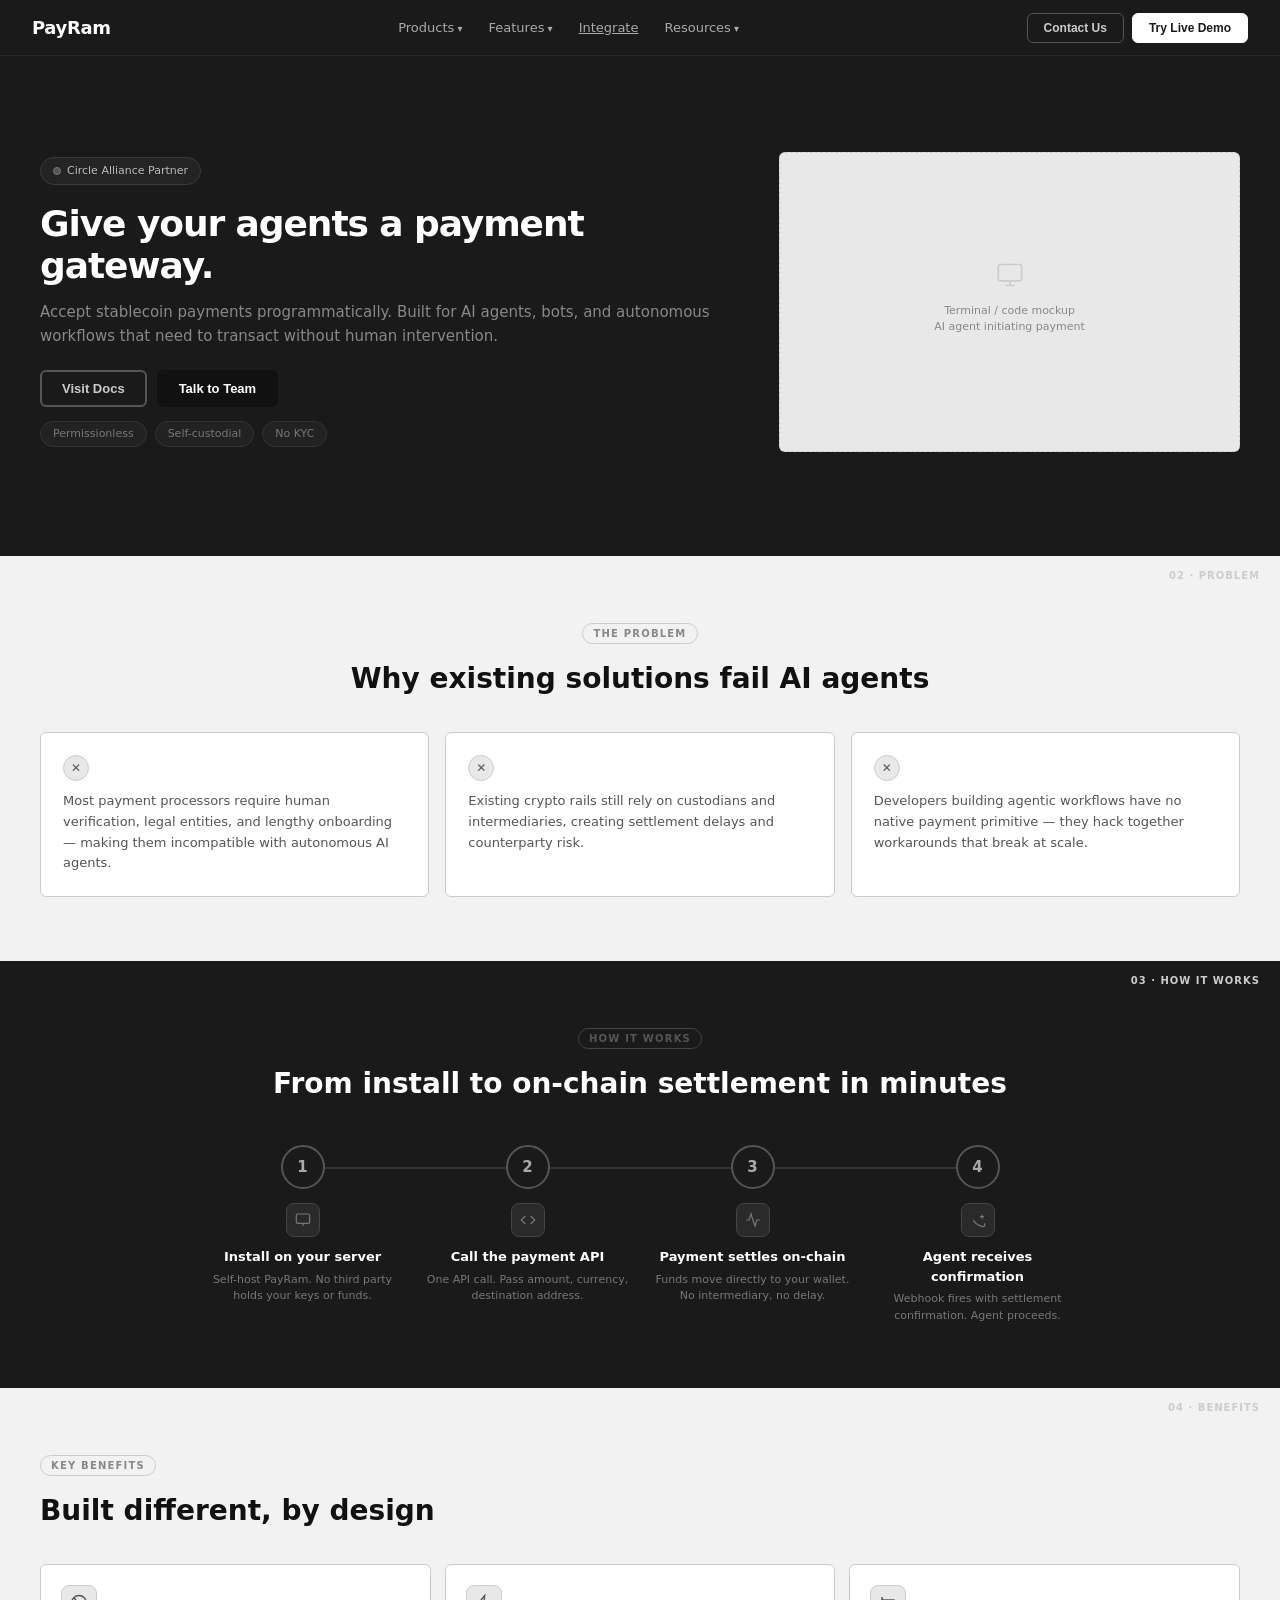
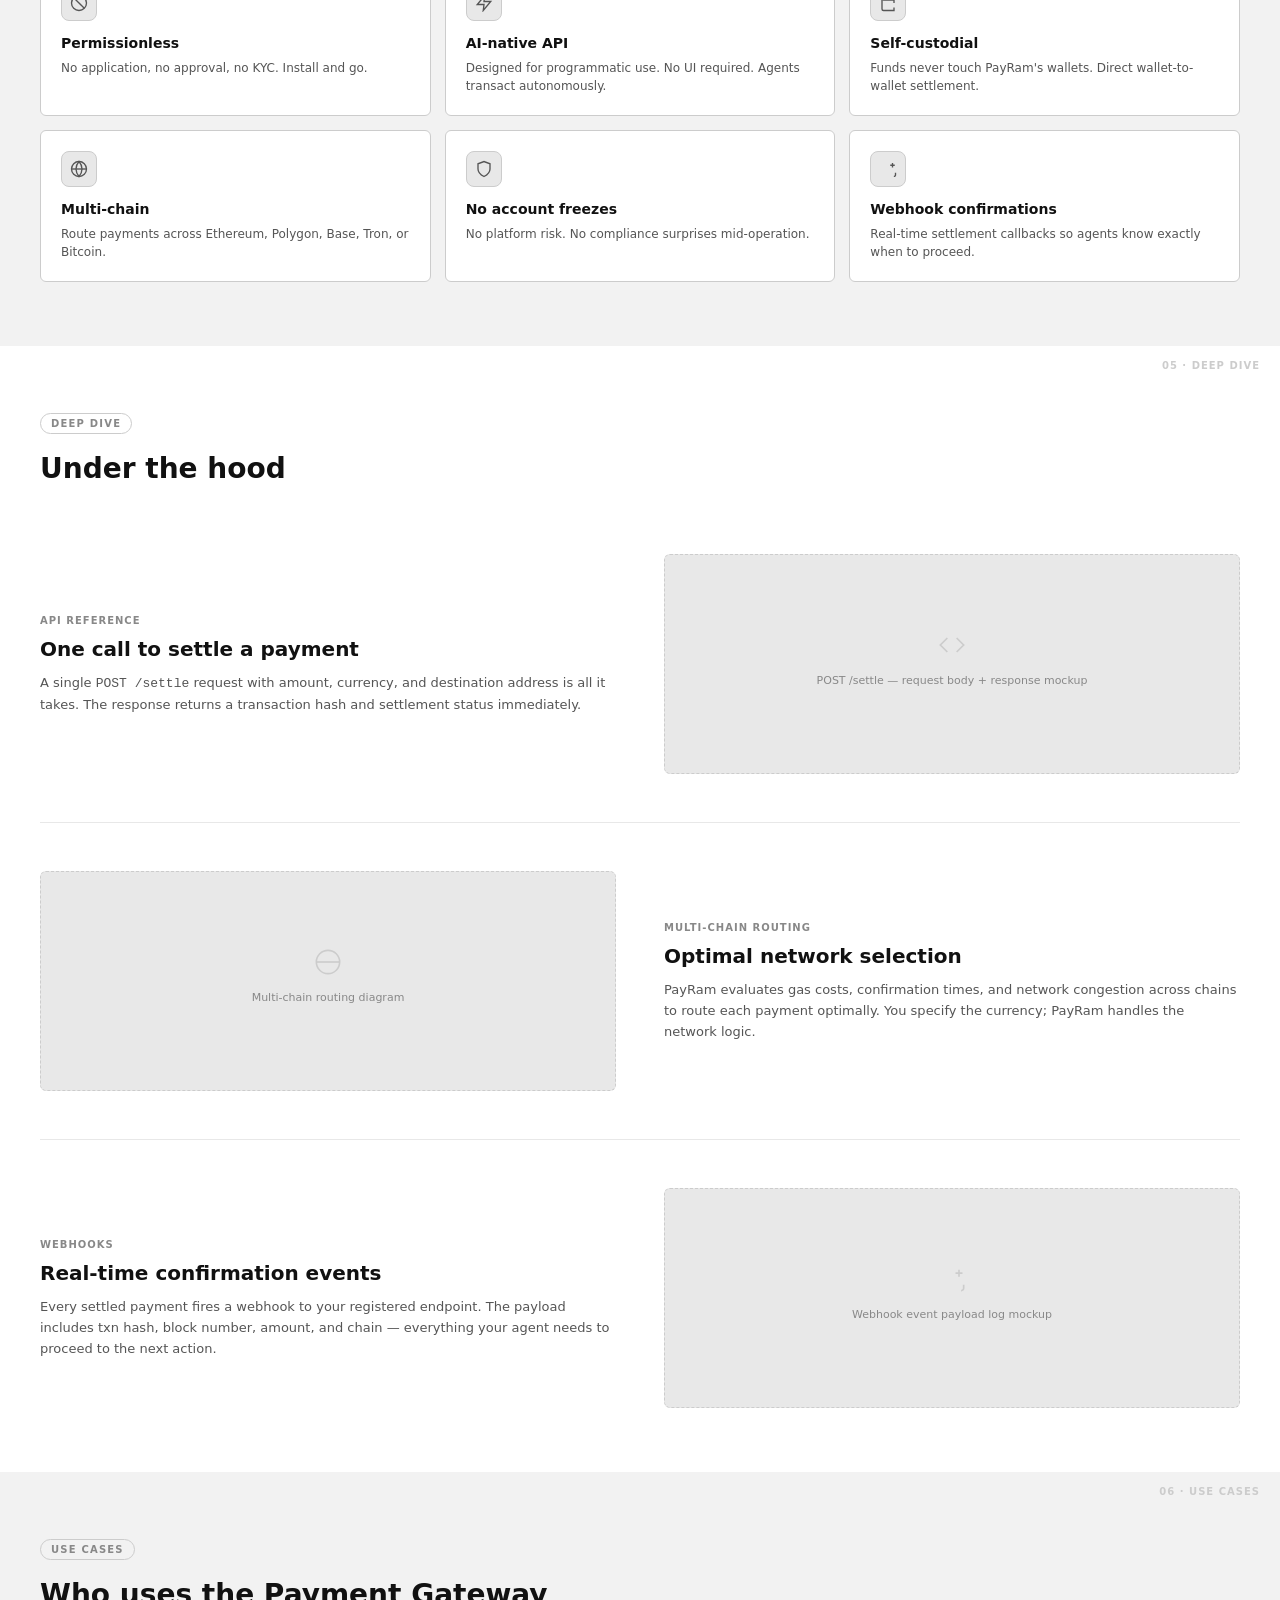
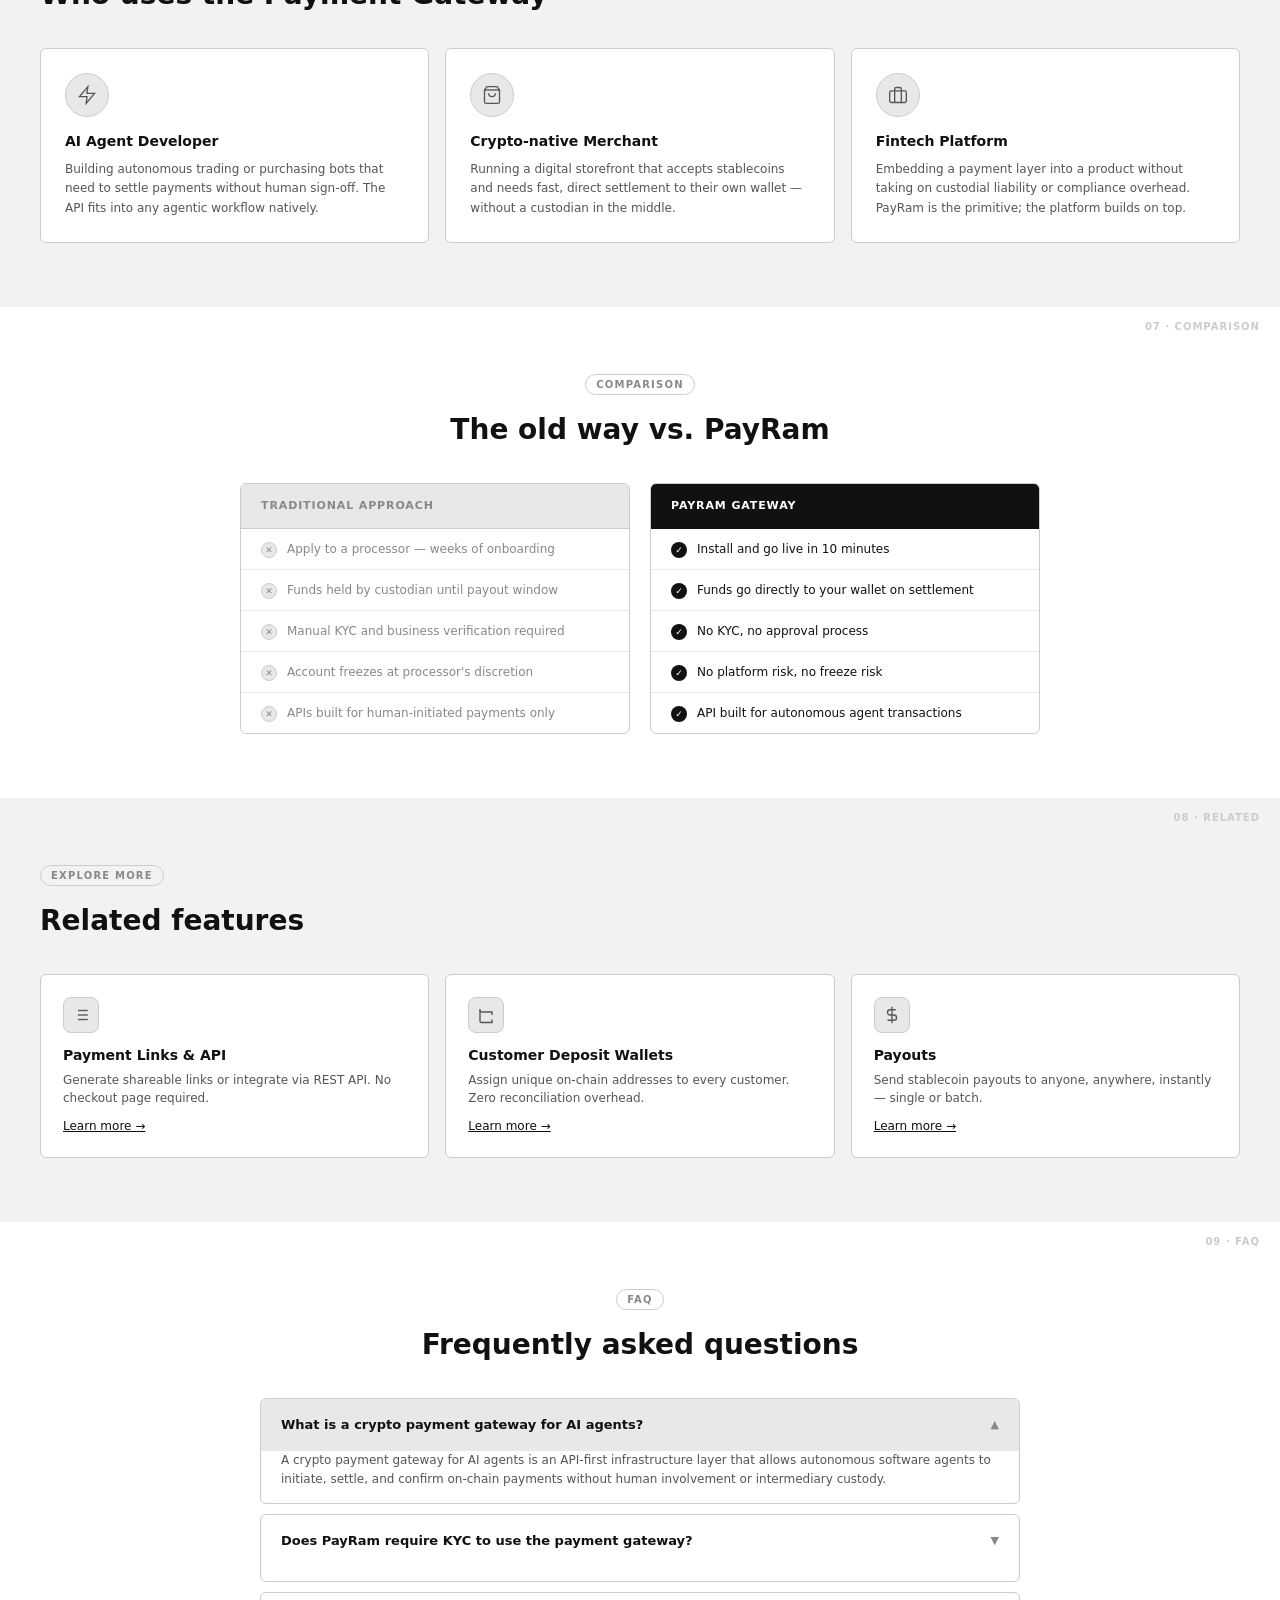
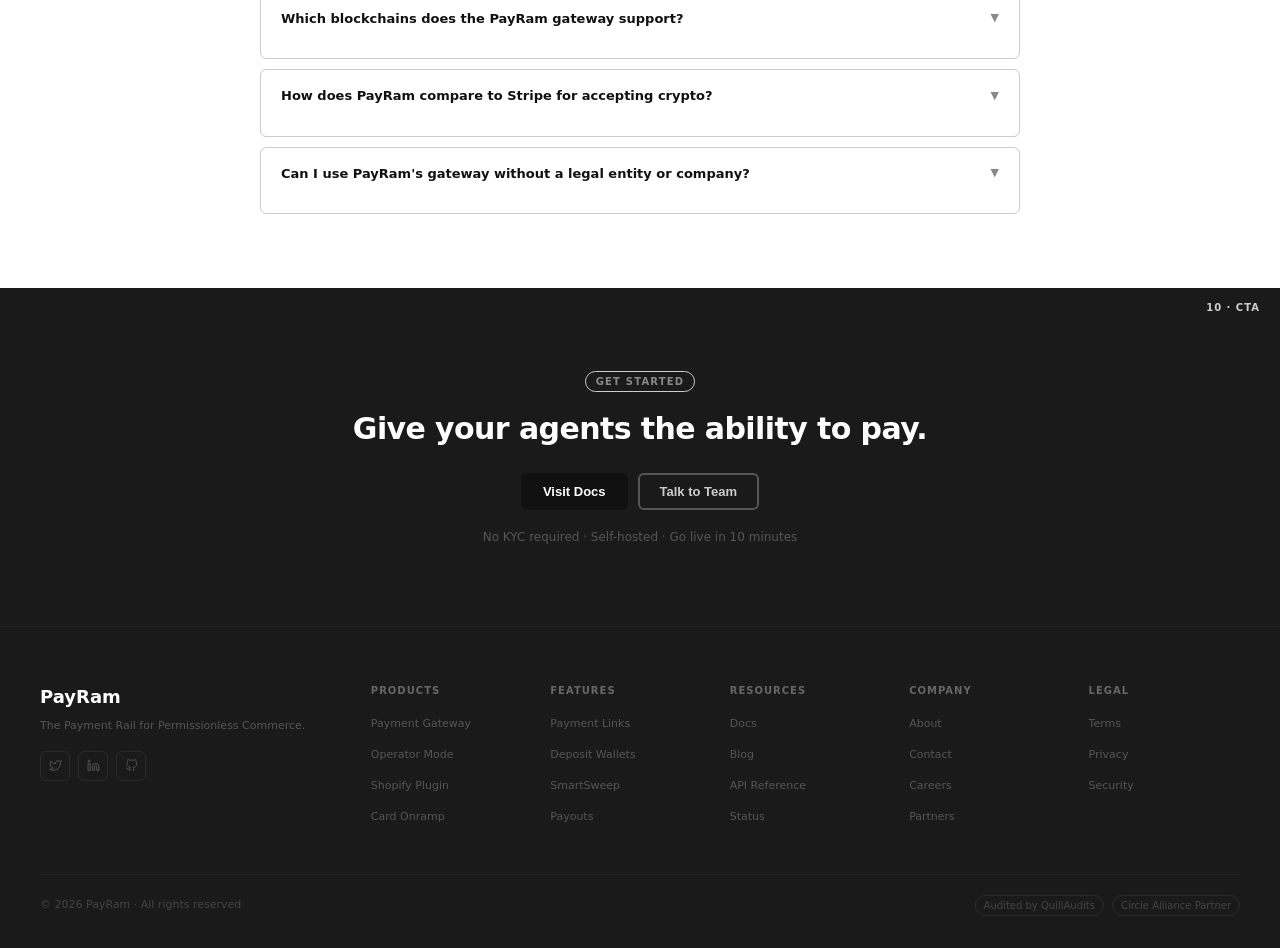
<file: gateway.html>
<!DOCTYPE html>
<html lang="en">
<head>
<meta charset="UTF-8" /><meta name="viewport" content="width=device-width, initial-scale=1.0" />
<title>Payment Gateway — PayRam Wireframe</title>
<link rel="stylesheet" href="wf.css" />
</head>
<body>

<nav class="nav">
  <a href="index.html" class="nav-logo">PayRam</a>
  <div class="nav-links">
    <div class="nav-item">
      <span class="nav-link arr">Products</span>
      <div class="nav-drop">
        <a href="gateway.html" class="nav-drop-link"><span class="ndl-icon"><svg viewBox="0 0 24 24"><polygon points="13 2 3 14 12 14 11 22 21 10 12 10 13 2"/></svg></span>Payment Gateway</a>
        <a href="operator.html" class="nav-drop-link"><span class="ndl-icon"><svg viewBox="0 0 24 24"><rect x="3" y="3" width="7" height="7"/><rect x="14" y="3" width="7" height="7"/><rect x="3" y="14" width="7" height="7"/></svg></span>Operator Mode</a>
        <a href="shopify.html" class="nav-drop-link"><span class="ndl-icon"><svg viewBox="0 0 24 24"><path d="M6 2L3 6v14a2 2 0 0 0 2 2h14a2 2 0 0 0 2-2V6l-3-4z"/></svg></span>Shopify Plugin</a>
        <a href="card-to-crypto.html" class="nav-drop-link"><span class="ndl-icon"><svg viewBox="0 0 24 24"><rect x="1" y="4" width="22" height="16" rx="2"/><line x1="1" y1="10" x2="23" y2="10"/></svg></span>Card-to-Crypto</a>
      </div>
    </div>
    <div class="nav-item">
      <span class="nav-link arr">Features</span>
      <div class="nav-drop">
        <a href="payment-links.html" class="nav-drop-link"><span class="ndl-icon"><svg viewBox="0 0 24 24"><path d="M10 13a5 5 0 0 0 7.54.54l3-3a5 5 0 0 0-7.07-7.07l-1.72 1.71"/><path d="M14 11a5 5 0 0 0-7.54-.54l-3 3a5 5 0 0 0 7.07 7.07l1.71-1.71"/></svg></span>Payment Links &amp; API</a>
        <a href="deposit-wallets.html" class="nav-drop-link"><span class="ndl-icon"><svg viewBox="0 0 24 24"><path d="M20 12V22H4V12"/><path d="M22 7H2v5h20V7z"/><path d="M12 22V7"/></svg></span>Deposit Wallets</a>
        <a href="smartsweep.html" class="nav-drop-link"><span class="ndl-icon"><svg viewBox="0 0 24 24"><polyline points="23 6 13.5 15.5 8.5 10.5 1 18"/><polyline points="17 6 23 6 23 12"/></svg></span>SmartSweep</a>
        <a href="payouts.html" class="nav-drop-link"><span class="ndl-icon"><svg viewBox="0 0 24 24"><line x1="22" y1="2" x2="11" y2="13"/><polygon points="22 2 15 22 11 13 2 9 22 2"/></svg></span>Payouts</a>
      </div>
    </div>
    <a href="integrate.html" class="nav-link">Integrate</a>
    <div class="nav-item">
      <span class="nav-link arr">Resources</span>
      <div class="nav-drop">
        <a href="#" class="nav-drop-link"><span class="ndl-icon"><svg viewBox="0 0 24 24"><path d="M14 2H6a2 2 0 0 0-2 2v16a2 2 0 0 0 2 2h12a2 2 0 0 0 2-2V8z"/><polyline points="14 2 14 8 20 8"/></svg></span>Docs</a>
        <a href="#" class="nav-drop-link"><span class="ndl-icon"><svg viewBox="0 0 24 24"><path d="M2 3h6a4 4 0 0 1 4 4v14a3 3 0 0 0-3-3H2z"/><path d="M22 3h-6a4 4 0 0 0-4 4v14a3 3 0 0 1 3-3h7z"/></svg></span>Blog</a>
      </div>
    </div>
  </div>
  <div class="nav-right">
    <button class="nav-btn nav-btn-ghost">Contact Us</button>
    <button class="nav-btn nav-btn-solid">Try Live Demo</button>
  </div>
</nav>

<!-- ① HERO -->
<div class="hero-fp" data-s="01 · HERO">
  <div>
    <div class="hero-badge"><div class="badge-dot"></div> Circle Alliance Partner</div>
    <h1>Give your agents a payment gateway.</h1>
    <p class="hdesc">Accept stablecoin payments programmatically. Built for AI agents, bots, and autonomous workflows that need to transact without human intervention.</p>
    <div class="btn-row">
      <button class="btn btn-outline" style="border-color:#555;color:#ccc">Visit Docs</button>
      <button class="btn btn-solid">Talk to Team</button>
    </div>
    <div class="pill-row">
      <span class="pill">Permissionless</span>
      <span class="pill">Self-custodial</span>
      <span class="pill">No KYC</span>
    </div>
  </div>
  <div class="ph" style="height:300px;">
    <svg viewBox="0 0 24 24"><rect x="2" y="3" width="20" height="14" rx="2"/><line x1="8" y1="21" x2="16" y2="21"/><line x1="12" y1="17" x2="12" y2="21"/></svg>
    <div class="ph-label">Terminal / code mockup<br>AI agent initiating payment</div>
  </div>
</div>

<!-- ② PROBLEM STATEMENT -->
<section class="s-gray" data-s="02 · PROBLEM">
  <div class="center">
    <span class="section-tag">The Problem</span>
    <div class="section-heading">Why existing solutions fail AI agents</div>
  </div>
  <div class="prob-grid">
    <div class="prob-item">
      <div class="prob-x">✕</div>
      <div class="prob-text">Most payment processors require human verification, legal entities, and lengthy onboarding — making them incompatible with autonomous AI agents.</div>
    </div>
    <div class="prob-item">
      <div class="prob-x">✕</div>
      <div class="prob-text">Existing crypto rails still rely on custodians and intermediaries, creating settlement delays and counterparty risk.</div>
    </div>
    <div class="prob-item">
      <div class="prob-x">✕</div>
      <div class="prob-text">Developers building agentic workflows have no native payment primitive — they hack together workarounds that break at scale.</div>
    </div>
  </div>
</section>

<!-- ③ HOW IT WORKS -->
<section class="s-dark" data-s="03 · HOW IT WORKS">
  <div class="center">
    <span class="section-tag">How It Works</span>
    <div class="section-heading">From install to on-chain settlement in minutes</div>
  </div>
  <div class="steps-wrap">
    <div class="steps-row">
      <div class="step">
        <div class="step-num">1</div>
        <div class="step-icon"><svg viewBox="0 0 24 24"><rect x="2" y="3" width="20" height="14" rx="2"/><line x1="12" y1="17" x2="12" y2="21"/></svg></div>
        <div class="step-title">Install on your server</div>
        <div class="step-desc">Self-host PayRam. No third party holds your keys or funds.</div>
      </div>
      <div class="step">
        <div class="step-num">2</div>
        <div class="step-icon"><svg viewBox="0 0 24 24"><polyline points="16 18 22 12 16 6"/><polyline points="8 6 2 12 8 18"/></svg></div>
        <div class="step-title">Call the payment API</div>
        <div class="step-desc">One API call. Pass amount, currency, destination address.</div>
      </div>
      <div class="step">
        <div class="step-num">3</div>
        <div class="step-icon"><svg viewBox="0 0 24 24"><polyline points="22 12 18 12 15 21 9 3 6 12 2 12"/></svg></div>
        <div class="step-title">Payment settles on-chain</div>
        <div class="step-desc">Funds move directly to your wallet. No intermediary, no delay.</div>
      </div>
      <div class="step">
        <div class="step-num">4</div>
        <div class="step-icon"><svg viewBox="0 0 24 24"><path d="M22 16.92v3a2 2 0 0 1-2.18 2 19.79 19.79 0 0 1-8.63-3.07A19.5 19.5 0 0 1 4.72 12"/><path d="M15 7h6m-3-3v6"/></svg></div>
        <div class="step-title">Agent receives confirmation</div>
        <div class="step-desc">Webhook fires with settlement confirmation. Agent proceeds.</div>
      </div>
    </div>
  </div>
</section>

<!-- ④ KEY BENEFITS -->
<section class="s-gray" data-s="04 · BENEFITS">
  <span class="section-tag">Key Benefits</span>
  <div class="section-heading">Built different, by design</div>
  <div class="benefits-grid">
    <div class="card"><div class="ci"><svg viewBox="0 0 24 24"><circle cx="12" cy="12" r="10"/><line x1="4.93" y1="4.93" x2="19.07" y2="19.07"/></svg></div><div class="ct">Permissionless</div><div class="cd">No application, no approval, no KYC. Install and go.</div></div>
    <div class="card"><div class="ci"><svg viewBox="0 0 24 24"><polygon points="13 2 3 14 12 14 11 22 21 10 12 10 13 2"/></svg></div><div class="ct">AI-native API</div><div class="cd">Designed for programmatic use. No UI required. Agents transact autonomously.</div></div>
    <div class="card"><div class="ci"><svg viewBox="0 0 24 24"><path d="M20 12V8H6a2 2 0 0 1-2-2V4"/><path d="M4 6v14a2 2 0 0 0 2 2h14v-4"/></svg></div><div class="ct">Self-custodial</div><div class="cd">Funds never touch PayRam's wallets. Direct wallet-to-wallet settlement.</div></div>
    <div class="card"><div class="ci"><svg viewBox="0 0 24 24"><circle cx="12" cy="12" r="10"/><line x1="2" y1="12" x2="22" y2="12"/><path d="M12 2a15.3 15.3 0 0 1 4 10 15.3 15.3 0 0 1-4 10 15.3 15.3 0 0 1-4-10 15.3 15.3 0 0 1 4-10z"/></svg></div><div class="ct">Multi-chain</div><div class="cd">Route payments across Ethereum, Polygon, Base, Tron, or Bitcoin.</div></div>
    <div class="card"><div class="ci"><svg viewBox="0 0 24 24"><path d="M12 22s8-4 8-10V5l-8-3-8 3v7c0 6 8 10 8 10z"/></svg></div><div class="ct">No account freezes</div><div class="cd">No platform risk. No compliance surprises mid-operation.</div></div>
    <div class="card"><div class="ci"><svg viewBox="0 0 24 24"><path d="M22 16.92v3a2 2 0 0 1-2.18 2"/><path d="M15 7h6m-3-3v6"/></svg></div><div class="ct">Webhook confirmations</div><div class="cd">Real-time settlement callbacks so agents know exactly when to proceed.</div></div>
  </div>
</section>

<!-- ⑤ FEATURE DEEP-DIVE -->
<section class="s-white" data-s="05 · DEEP DIVE">
  <span class="section-tag">Deep Dive</span>
  <div class="section-heading">Under the hood</div>
  <div class="deepdive-rows">
    <div class="ddr">
      <div class="ddr-text">
        <div class="ddr-label">API Reference</div>
        <div class="ddr-title">One call to settle a payment</div>
        <div class="ddr-desc">A single <code>POST /settle</code> request with amount, currency, and destination address is all it takes. The response returns a transaction hash and settlement status immediately.</div>
      </div>
      <div class="ddr-visual"><div class="ph" style="height:220px;"><svg viewBox="0 0 24 24"><polyline points="16 18 22 12 16 6"/><polyline points="8 6 2 12 8 18"/></svg><div class="ph-label">POST /settle — request body + response mockup</div></div></div>
    </div>
    <div class="ddr flip">
      <div class="ddr-text">
        <div class="ddr-label">Multi-chain routing</div>
        <div class="ddr-title">Optimal network selection</div>
        <div class="ddr-desc">PayRam evaluates gas costs, confirmation times, and network congestion across chains to route each payment optimally. You specify the currency; PayRam handles the network logic.</div>
      </div>
      <div class="ddr-visual"><div class="ph" style="height:220px;"><svg viewBox="0 0 24 24"><circle cx="12" cy="12" r="10"/><line x1="2" y1="12" x2="22" y2="12"/></svg><div class="ph-label">Multi-chain routing diagram</div></div></div>
    </div>
    <div class="ddr">
      <div class="ddr-text">
        <div class="ddr-label">Webhooks</div>
        <div class="ddr-title">Real-time confirmation events</div>
        <div class="ddr-desc">Every settled payment fires a webhook to your registered endpoint. The payload includes txn hash, block number, amount, and chain — everything your agent needs to proceed to the next action.</div>
      </div>
      <div class="ddr-visual"><div class="ph" style="height:220px;"><svg viewBox="0 0 24 24"><path d="M22 16.92v3a2 2 0 0 1-2.18 2"/><path d="M15 7h6m-3-3v6"/></svg><div class="ph-label">Webhook event payload log mockup</div></div></div>
    </div>
  </div>
</section>

<!-- ⑥ USE CASES -->
<section class="s-gray" data-s="06 · USE CASES">
  <span class="section-tag">Use Cases</span>
  <div class="section-heading">Who uses the Payment Gateway</div>
  <div class="persona-grid">
    <div class="persona-card">
      <div class="persona-icon"><svg viewBox="0 0 24 24"><polygon points="13 2 3 14 12 14 11 22 21 10 12 10 13 2"/></svg></div>
      <div class="persona-title">AI Agent Developer</div>
      <div class="persona-desc">Building autonomous trading or purchasing bots that need to settle payments without human sign-off. The API fits into any agentic workflow natively.</div>
    </div>
    <div class="persona-card">
      <div class="persona-icon"><svg viewBox="0 0 24 24"><path d="M6 2L3 6v14a2 2 0 0 0 2 2h14a2 2 0 0 0 2-2V6l-3-4z"/><line x1="3" y1="6" x2="21" y2="6"/><path d="M16 10a4 4 0 0 1-8 0"/></svg></div>
      <div class="persona-title">Crypto-native Merchant</div>
      <div class="persona-desc">Running a digital storefront that accepts stablecoins and needs fast, direct settlement to their own wallet — without a custodian in the middle.</div>
    </div>
    <div class="persona-card">
      <div class="persona-icon"><svg viewBox="0 0 24 24"><rect x="2" y="7" width="20" height="14" rx="2"/><path d="M16 21V5a2 2 0 0 0-2-2h-4a2 2 0 0 0-2 2v16"/></svg></div>
      <div class="persona-title">Fintech Platform</div>
      <div class="persona-desc">Embedding a payment layer into a product without taking on custodial liability or compliance overhead. PayRam is the primitive; the platform builds on top.</div>
    </div>
  </div>
</section>

<!-- ⑦ COMPARISON -->
<section class="s-white" data-s="07 · COMPARISON">
  <div class="center">
    <span class="section-tag">Comparison</span>
    <div class="section-heading">The old way vs. PayRam</div>
  </div>
  <div class="cmp-split">
    <div class="cmp-col">
      <div class="cmp-hdr old">Traditional Approach</div>
      <div class="cmp-row old-row"><div class="cmp-dot x">✕</div>Apply to a processor — weeks of onboarding</div>
      <div class="cmp-row old-row"><div class="cmp-dot x">✕</div>Funds held by custodian until payout window</div>
      <div class="cmp-row old-row"><div class="cmp-dot x">✕</div>Manual KYC and business verification required</div>
      <div class="cmp-row old-row"><div class="cmp-dot x">✕</div>Account freezes at processor's discretion</div>
      <div class="cmp-row old-row"><div class="cmp-dot x">✕</div>APIs built for human-initiated payments only</div>
    </div>
    <div class="cmp-col">
      <div class="cmp-hdr new">PayRam Gateway</div>
      <div class="cmp-row new-row"><div class="cmp-dot ok">✓</div>Install and go live in 10 minutes</div>
      <div class="cmp-row new-row"><div class="cmp-dot ok">✓</div>Funds go directly to your wallet on settlement</div>
      <div class="cmp-row new-row"><div class="cmp-dot ok">✓</div>No KYC, no approval process</div>
      <div class="cmp-row new-row"><div class="cmp-dot ok">✓</div>No platform risk, no freeze risk</div>
      <div class="cmp-row new-row"><div class="cmp-dot ok">✓</div>API built for autonomous agent transactions</div>
    </div>
  </div>
</section>

<!-- ⑧ RELATED FEATURES -->
<section class="s-gray" data-s="08 · RELATED">
  <span class="section-tag">Explore More</span>
  <div class="section-heading">Related features</div>
  <div class="related-grid">
    <div class="related-card card">
      <div class="ci"><svg viewBox="0 0 24 24"><line x1="8" y1="6" x2="21" y2="6"/><line x1="8" y1="12" x2="21" y2="12"/><line x1="8" y1="18" x2="21" y2="18"/><line x1="3" y1="6" x2="3.01" y2="6"/><line x1="3" y1="12" x2="3.01" y2="12"/><line x1="3" y1="18" x2="3.01" y2="18"/></svg></div>
      <div class="ct">Payment Links &amp; API</div>
      <div class="cd">Generate shareable links or integrate via REST API. No checkout page required.</div>
      <a class="related-link" href="payment-links.html">Learn more →</a>
    </div>
    <div class="related-card card">
      <div class="ci"><svg viewBox="0 0 24 24"><path d="M20 12V8H6a2 2 0 0 1-2-2V4"/><path d="M4 6v14a2 2 0 0 0 2 2h14v-4"/></svg></div>
      <div class="ct">Customer Deposit Wallets</div>
      <div class="cd">Assign unique on-chain addresses to every customer. Zero reconciliation overhead.</div>
      <a class="related-link" href="deposit-wallets.html">Learn more →</a>
    </div>
    <div class="related-card card">
      <div class="ci"><svg viewBox="0 0 24 24"><line x1="12" y1="1" x2="12" y2="23"/><path d="M17 5H9.5a3.5 3.5 0 0 0 0 7h5a3.5 3.5 0 0 1 0 7H6"/></svg></div>
      <div class="ct">Payouts</div>
      <div class="cd">Send stablecoin payouts to anyone, anywhere, instantly — single or batch.</div>
      <a class="related-link" href="payouts.html">Learn more →</a>
    </div>
  </div>
</section>

<!-- ⑨ FAQ -->
<section class="s-white" data-s="09 · FAQ">
  <div class="center">
    <span class="section-tag">FAQ</span>
    <div class="section-heading">Frequently asked questions</div>
  </div>
  <div class="faq-wrap">
    <div class="faq-item open"><div class="faq-q">What is a crypto payment gateway for AI agents? <span class="faq-arrow">▲</span></div><div class="faq-a">A crypto payment gateway for AI agents is an API-first infrastructure layer that allows autonomous software agents to initiate, settle, and confirm on-chain payments without human involvement or intermediary custody.</div></div>
    <div class="faq-item"><div class="faq-q">Does PayRam require KYC to use the payment gateway? <span class="faq-arrow">▼</span></div><div class="faq-a"></div></div>
    <div class="faq-item"><div class="faq-q">Which blockchains does the PayRam gateway support? <span class="faq-arrow">▼</span></div><div class="faq-a"></div></div>
    <div class="faq-item"><div class="faq-q">How does PayRam compare to Stripe for accepting crypto? <span class="faq-arrow">▼</span></div><div class="faq-a"></div></div>
    <div class="faq-item"><div class="faq-q">Can I use PayRam's gateway without a legal entity or company? <span class="faq-arrow">▼</span></div><div class="faq-a"></div></div>
  </div>
</section>

<!-- ⑩ CTA -->
<section class="cta-sec" data-s="10 · CTA">
  <div class="section-tag">Get Started</div>
  <div class="cta-headline">Give your agents the ability to pay.</div>
  <div class="btn-row">
    <button class="btn btn-solid">Visit Docs</button>
    <button class="btn btn-outline" style="border-color:#555;color:#ccc">Talk to Team</button>
  </div>
  <div class="cta-sub">No KYC required · Self-hosted · Go live in 10 minutes</div>
</section>

<!-- FOOTER -->
<footer class="footer">
  <div class="footer-cols">
    <div><div class="footer-logo">PayRam</div><div class="footer-tagline">The Payment Rail for Permissionless Commerce.</div><div class="footer-socials"><div class="footer-social"><svg viewBox="0 0 24 24"><path d="M23 3a10.9 10.9 0 0 1-3.14 1.53 4.48 4.48 0 0 0-7.86 3v1A10.66 10.66 0 0 1 3 4s-4 9 5 13a11.64 11.64 0 0 1-7 2c9 5 20 0 20-11.5a4.5 4.5 0 0 0-.08-.83A7.72 7.72 0 0 0 23 3z"/></svg></div><div class="footer-social"><svg viewBox="0 0 24 24"><path d="M16 8a6 6 0 0 1 6 6v7h-4v-7a2 2 0 0 0-2-2 2 2 0 0 0-2 2v7h-4v-7a6 6 0 0 1 6-6z"/><rect x="2" y="9" width="4" height="12"/><circle cx="4" cy="4" r="2"/></svg></div><div class="footer-social"><svg viewBox="0 0 24 24"><path d="M9 19c-5 1.5-5-2.5-7-3m14 6v-3.87a3.37 3.37 0 0 0-.94-2.61c3.14-.35 6.44-1.54 6.44-7A5.44 5.44 0 0 0 20 4.77 5.07 5.07 0 0 0 19.91 1S18.73.65 16 2.48a13.38 13.38 0 0 0-7 0C6.27.65 5.09 1 5.09 1A5.07 5.07 0 0 0 5 4.77a5.44 5.44 0 0 0-1.5 3.78c0 5.42 3.3 6.61 6.44 7A3.37 3.37 0 0 0 9 18.13V22"/></svg></div></div></div>
    <div><div class="footer-col-title">Products</div><ul class="footer-links"><li><a href="gateway.html">Payment Gateway</a></li><li><a href="operator.html">Operator Mode</a></li><li><a href="shopify.html">Shopify Plugin</a></li><li><a href="card-to-crypto.html">Card Onramp</a></li></ul></div>
    <div><div class="footer-col-title">Features</div><ul class="footer-links"><li><a href="payment-links.html">Payment Links</a></li><li><a href="deposit-wallets.html">Deposit Wallets</a></li><li><a href="smartsweep.html">SmartSweep</a></li><li><a href="payouts.html">Payouts</a></li></ul></div>
    <div><div class="footer-col-title">Resources</div><ul class="footer-links"><li><a href="#">Docs</a></li><li><a href="#">Blog</a></li><li><a href="#">API Reference</a></li><li><a href="#">Status</a></li></ul></div>
    <div><div class="footer-col-title">Company</div><ul class="footer-links"><li><a href="#">About</a></li><li><a href="#">Contact</a></li><li><a href="#">Careers</a></li><li><a href="#">Partners</a></li></ul></div>
    <div><div class="footer-col-title">Legal</div><ul class="footer-links"><li><a href="#">Terms</a></li><li><a href="#">Privacy</a></li><li><a href="#">Security</a></li></ul></div>
  </div>
  <div class="footer-bar">
    <div class="footer-bar-text">© 2026 PayRam · All rights reserved</div>
    <div class="footer-bar-badges"><span class="footer-bar-badge">Audited by QuillAudits</span><span class="footer-bar-badge">Circle Alliance Partner</span></div>
  </div>
</footer>
</body>
</html>
</file>
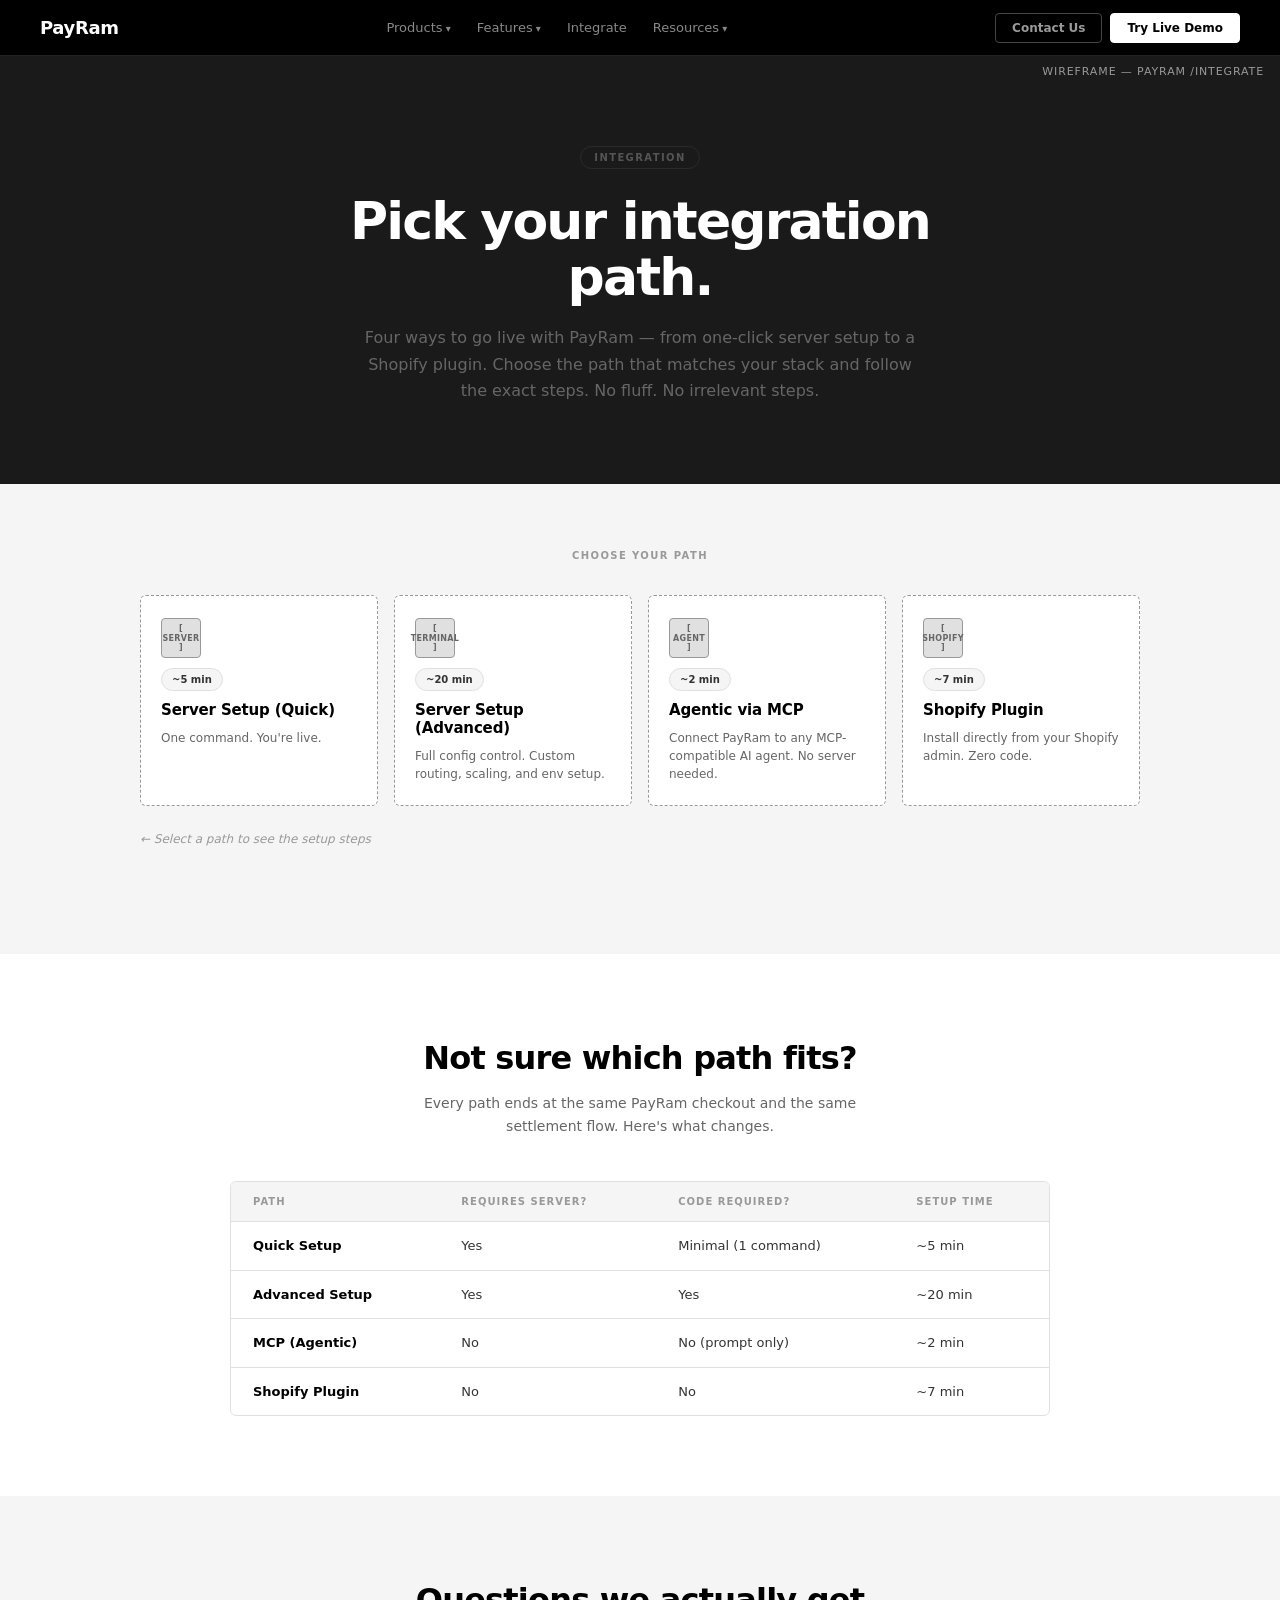
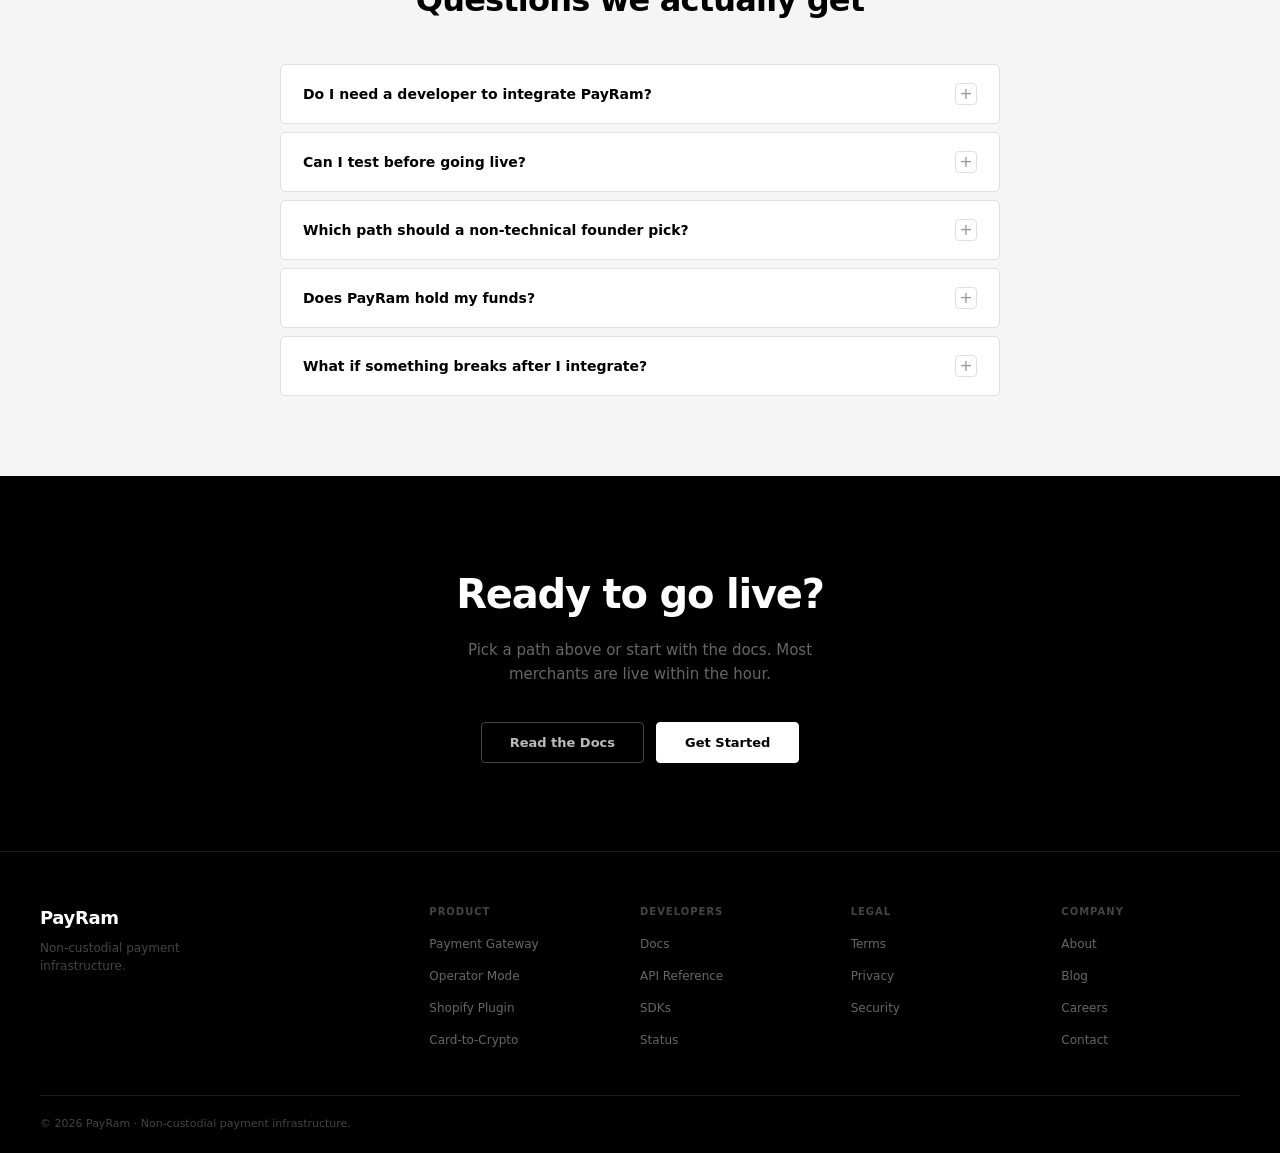
<file: integrate.html>
<!DOCTYPE html>
<html lang="en">
<head>
<meta charset="UTF-8" />
<meta name="viewport" content="width=device-width, initial-scale=1.0" />
<title>Integrate — PayRam Wireframe</title>
<style>
  *, *::before, *::after { box-sizing: border-box; margin: 0; padding: 0; }
  :root {
    --font: 'Helvetica Neue', system-ui, -apple-system, sans-serif;
    --mono: 'Courier New', Courier, monospace;
  }
  body { font-family: var(--font); background: #ffffff; color: #000000; line-height: 1.5; }

  /* WATERMARK */
  .watermark {
    position: fixed; top: 64px; right: 16px; z-index: 9999; pointer-events: none;
    font-size: 11px; color: #999999; text-transform: uppercase; letter-spacing: .08em;
  }

  /* NAV */
  .nav {
    position: sticky; top: 0; z-index: 100;
    background: #000000; border-bottom: 1px solid #222222;
    display: flex; align-items: center; justify-content: space-between;
    padding: 0 40px; height: 56px;
  }
  .nav-logo { font-size: 18px; font-weight: 800; color: #ffffff; letter-spacing: -.02em; text-decoration: none; }
  .nav-links { display: flex; gap: 2px; align-items: center; }
  .nav-link { font-size: 13px; color: #888888; padding: 6px 12px; border-radius: 4px; cursor: default; text-decoration: none; }
  .nav-link.arr::after { content: ' ▾'; font-size: 10px; }
  .nav-right { display: flex; gap: 8px; align-items: center; }
  .nav-btn { font-size: 12px; font-weight: 600; padding: 7px 16px; border-radius: 4px; cursor: default; font-family: var(--font); }
  .nav-btn-ghost { border: 1.5px solid #444444; color: #999999; background: transparent; }
  .nav-btn-solid { border: 1.5px solid #ffffff; color: #000000; background: #ffffff; }
  .nav-item { position: relative; display: flex; align-items: center; }
  .nav-item:hover .nav-drop { display: block; }
  .nav-drop { display: none; position: absolute; top: calc(100% + 4px); left: 0; background: #1a1a1a; border: 1px solid #333333; border-radius: 8px; padding: 6px; min-width: 200px; z-index: 200; }
  .nav-drop-link { display: flex; align-items: center; gap: 8px; padding: 8px 12px; font-size: 12px; color: #aaaaaa; text-decoration: none; border-radius: 5px; white-space: nowrap; }
  .nav-drop-link:hover { background: #2a2a2a; color: #ffffff; }
  .nav-drop-link .ndl-icon { width: 24px; height: 24px; background: #2a2a2a; border: 1px solid #3a3a3a; border-radius: 5px; display: flex; align-items: center; justify-content: center; flex-shrink: 0; }
  .nav-drop-link .ndl-icon svg { width: 12px; height: 12px; stroke: #888; fill: none; stroke-width: 1.8; }
  .nav-drop-link:hover .ndl-icon { background: #333333; }

  /* HERO */
  .hero { background: #1a1a1a; padding: 88px 40px 80px; text-align: center; }
  .hero-eyebrow { display: inline-block; font-size: 10px; font-weight: 700; text-transform: uppercase; letter-spacing: .14em; color: #555555; border: 1px solid #2a2a2a; border-radius: 20px; padding: 3px 13px; margin-bottom: 24px; }
  .hero h1 { font-size: 52px; font-weight: 800; color: #ffffff; letter-spacing: -.035em; line-height: 1.08; max-width: 660px; margin: 0 auto 20px; }
  .hero p { font-size: 16px; color: #666666; max-width: 560px; margin: 0 auto; line-height: 1.65; }

  /* PATH SELECTOR */
  .selector-section { background: #f5f5f5; padding: 64px 40px 0; }
  .selector-eyebrow { font-size: 10px; font-weight: 700; text-transform: uppercase; letter-spacing: .14em; color: #999999; text-align: center; margin-bottom: 32px; }
  .card-row { display: grid; grid-template-columns: repeat(4, 1fr); gap: 16px; max-width: 1000px; margin: 0 auto; }
  .path-card {
    background: #ffffff; border: 1.5px dashed #999999; border-radius: 6px;
    padding: 22px 20px; cursor: pointer; user-select: none;
    display: flex; flex-direction: column; gap: 10px;
    transition: border-color .12s;
  }
  .path-card:hover:not(.active) { border-color: #333333; border-style: solid; }
  .path-card.active { background: #000000; border: 2px solid #000000; }
  .card-icon-ph {
    width: 40px; height: 40px; background: #e0e0e0; border: 1px solid #999999;
    border-radius: 4px; display: flex; align-items: center; justify-content: center;
    font-size: 8px; font-weight: 700; text-transform: uppercase; letter-spacing: .04em;
    color: #666666; text-align: center; line-height: 1.2; flex-shrink: 0;
  }
  .path-card.active .card-icon-ph { background: #1a1a1a; border-color: #333333; color: #888888; }
  .card-badge { display: inline-block; font-size: 10px; font-weight: 700; background: #f5f5f5; border: 1px solid #e0e0e0; border-radius: 20px; padding: 3px 10px; color: #333333; width: fit-content; }
  .path-card.active .card-badge { background: #1a1a1a; border-color: #333333; color: #999999; }
  .card-title { font-size: 15px; font-weight: 800; color: #000000; letter-spacing: -.01em; line-height: 1.2; }
  .path-card.active .card-title { color: #ffffff; }
  .card-desc { font-size: 12px; color: #666666; line-height: 1.5; }
  .path-card.active .card-desc { color: #999999; }

  /* Selector below */
  .selector-below { max-width: 1000px; margin: 20px auto 0; padding-bottom: 40px; min-height: 28px; }
  .select-prompt { font-size: 12px; color: #999999; font-style: italic; }
  .change-path {
    display: none; font-size: 12px; font-weight: 600; color: #333333;
    cursor: pointer; background: none; border: none; font-family: var(--font); padding: 0;
    text-decoration: underline;
  }

  /* STEP PANELS */
  .panels-wrap { background: #f5f5f5; padding: 0 40px 64px; }
  .step-panel { display: none; max-width: 1000px; margin: 0 auto; border: 1.5px solid #e0e0e0; border-radius: 6px; background: #ffffff; overflow: hidden; }
  .step-panel.active { display: block; animation: panelIn .2s ease; }
  @keyframes panelIn { from { opacity: 0; transform: translateY(8px); } to { opacity: 1; transform: translateY(0); } }

  .panel-label { background: #f5f5f5; border-bottom: 1px solid #e0e0e0; padding: 8px 24px; font-size: 10px; font-weight: 700; text-transform: uppercase; letter-spacing: .1em; color: #999999; }
  .panel-body { padding: 36px 40px 44px; }
  .panel-intro { font-size: 14px; color: #333333; max-width: 680px; line-height: 1.65; padding-bottom: 24px; border-bottom: 1px solid #e0e0e0; margin-bottom: 28px; }

  /* Progress */
  .progress-row { display: flex; align-items: center; gap: 12px; margin-bottom: 36px; }
  .prog-dots { display: flex; gap: 6px; }
  .prog-dot { width: 8px; height: 8px; border-radius: 50%; border: 1.5px solid #999999; }
  .prog-dot.on { background: #000000; border-color: #000000; }
  .prog-label { font-size: 10px; color: #999999; text-transform: uppercase; letter-spacing: .08em; font-weight: 600; }

  /* Steps */
  .steps { display: flex; flex-direction: column; }
  .step { display: flex; gap: 20px; padding: 24px 0; border-bottom: 1px dashed #e0e0e0; }
  .step:first-child { padding-top: 0; }
  .step:last-child { border-bottom: none; padding-bottom: 0; }
  .step-num { width: 28px; height: 28px; flex-shrink: 0; border-radius: 50%; border: 1.5px solid #000000; display: flex; align-items: center; justify-content: center; font-size: 12px; font-weight: 800; color: #000000; margin-top: 1px; }
  .step-body { flex: 1; }
  .step-title { font-size: 15px; font-weight: 800; color: #000000; margin-bottom: 6px; }
  .step-desc { font-size: 13px; color: #333333; line-height: 1.6; margin-bottom: 10px; }
  .step-desc:last-child { margin-bottom: 0; }
  .step-note { font-size: 12px; color: #666666; font-style: italic; margin-top: 8px; }
  .step-success { font-family: var(--mono); font-size: 12px; color: #333333; margin-top: 10px; line-height: 1.7; }

  /* Buttons inside steps */
  .step-btns { display: flex; align-items: center; gap: 12px; margin-top: 12px; flex-wrap: wrap; }
  .sbtn { font-size: 12px; font-weight: 700; padding: 8px 18px; border-radius: 4px; cursor: default; font-family: var(--font); }
  .sbtn-solid  { background: #000000; color: #ffffff; border: 1.5px solid #000000; }
  .sbtn-ghost  { background: transparent; color: #333333; border: 1.5px solid #333333; }
  .sbtn-link   { background: none; border: none; color: #333333; text-decoration: underline; font-size: 12px; cursor: default; padding: 0; font-family: var(--font); font-weight: 600; }

  /* Code blocks */
  .cblock { background: #1a1a1a; border-radius: 4px; overflow: hidden; margin: 12px 0; }
  .cblock-head { display: flex; align-items: center; justify-content: space-between; padding: 6px 14px; border-bottom: 1px solid #2a2a2a; }
  .cblock-lang { font-size: 10px; text-transform: uppercase; letter-spacing: .08em; color: #555555; font-weight: 700; }
  .cblock-copy { font-size: 10px; color: #555555; font-weight: 700; letter-spacing: .05em; }
  .cblock pre { padding: 14px 16px; font-family: var(--mono); font-size: 12px; color: #ffffff; white-space: pre; overflow-x: auto; line-height: 1.65; }

  /* Inline code */
  .ic { font-family: var(--mono); font-size: 12px; background: #f5f5f5; border: 1px solid #e0e0e0; padding: 1px 5px; border-radius: 3px; color: #333333; }

  /* Input row */
  .input-row { display: flex; gap: 10px; margin-top: 12px; align-items: center; flex-wrap: wrap; }
  .wf-input { font-family: var(--mono); font-size: 12px; color: #333333; border: 1.5px solid #999999; border-radius: 4px; padding: 8px 12px; background: #f5f5f5; flex: 1; min-width: 200px; }
  .confirm-note { font-family: var(--mono); font-size: 12px; color: #333333; margin-top: 10px; }

  /* COMPARE TABLE */
  .compare-section { background: #ffffff; padding: 80px 40px; }
  .compare-section h2 { font-size: 32px; font-weight: 800; color: #000000; letter-spacing: -.025em; text-align: center; margin-bottom: 10px; }
  .compare-intro { font-size: 14px; color: #666666; text-align: center; max-width: 500px; margin: 0 auto 44px; line-height: 1.6; }
  .table-scroll { max-width: 820px; margin: 0 auto; overflow-x: auto; }
  .table-wrap { border: 1.5px solid #e0e0e0; border-radius: 6px; overflow: hidden; min-width: 560px; }
  table { width: 100%; border-collapse: collapse; }
  thead tr { background: #f5f5f5; }
  th { text-align: left; padding: 12px 22px; font-size: 10px; font-weight: 700; text-transform: uppercase; letter-spacing: .1em; color: #999999; border-bottom: 1.5px solid #e0e0e0; }
  td { padding: 14px 22px; font-size: 13px; color: #333333; border-bottom: 1px solid #e0e0e0; }
  tr:last-child td { border-bottom: none; }
  tbody tr:hover { background: #f5f5f5; }
  td:first-child { font-weight: 700; color: #000000; }

  /* FAQ */
  .faq-section { background: #f5f5f5; padding: 80px 40px; }
  .faq-section h2 { font-size: 32px; font-weight: 800; color: #000000; letter-spacing: -.025em; text-align: center; margin-bottom: 40px; }
  .faq-list { max-width: 720px; margin: 0 auto; display: flex; flex-direction: column; gap: 8px; }
  .faq-item { background: #ffffff; border: 1.5px solid #e0e0e0; border-radius: 6px; overflow: hidden; }
  .faq-q { display: flex; align-items: center; justify-content: space-between; padding: 18px 22px; gap: 16px; font-size: 14px; font-weight: 700; color: #000000; cursor: pointer; user-select: none; }
  .faq-toggle { width: 22px; height: 22px; flex-shrink: 0; border: 1.5px solid #e0e0e0; border-radius: 4px; display: flex; align-items: center; justify-content: center; font-size: 16px; font-weight: 400; color: #999999; transition: transform .18s; }
  .faq-item.open .faq-toggle { transform: rotate(45deg); }
  .faq-a { display: none; padding: 14px 22px 20px; font-size: 13px; color: #333333; line-height: 1.65; border-top: 1px solid #e0e0e0; }
  .faq-item.open .faq-a { display: block; }

  /* CTA */
  .cta-section { background: #000000; padding: 88px 40px; text-align: center; }
  .cta-section h2 { font-size: 40px; font-weight: 800; color: #ffffff; letter-spacing: -.03em; margin-bottom: 14px; }
  .cta-section p { font-size: 15px; color: #666666; max-width: 420px; margin: 0 auto 36px; line-height: 1.6; }
  .cta-btns { display: flex; gap: 12px; justify-content: center; flex-wrap: wrap; }
  .btn { display: inline-flex; align-items: center; padding: 12px 28px; border-radius: 4px; font-size: 13px; font-weight: 700; cursor: default; font-family: var(--font); }
  .btn-outline { border: 1.5px solid #444444; color: #bbbbbb; background: transparent; }
  .btn-filled  { border: 1.5px solid #ffffff; color: #000000; background: #ffffff; }

  /* FOOTER */
  .footer { background: #000000; border-top: 1px solid #1a1a1a; padding: 52px 40px 0; }
  .footer-cols { display: grid; grid-template-columns: 2fr 1fr 1fr 1fr 1fr; gap: 32px; padding-bottom: 44px; border-bottom: 1px solid #1a1a1a; }
  .footer-logo { font-size: 18px; font-weight: 800; color: #ffffff; letter-spacing: -.02em; margin-bottom: 8px; }
  .footer-tagline { font-size: 12px; color: #444444; max-width: 200px; line-height: 1.5; }
  .footer-col-title { font-size: 10px; font-weight: 700; text-transform: uppercase; letter-spacing: .1em; color: #444444; margin-bottom: 12px; }
  .footer-links { list-style: none; display: flex; flex-direction: column; gap: 8px; }
  .footer-links a { font-size: 12px; color: #666666; text-decoration: none; }
  .footer-bar { padding: 20px 0; font-size: 11px; color: #444444; }

  /* RESPONSIVE */
  @media (max-width: 900px) {
    .card-row { grid-template-columns: 1fr 1fr; }
  }
  @media (max-width: 600px) {
    .nav { padding: 0 20px; }
    .nav-links { display: none; }
    .hero { padding: 64px 20px; }
    .hero h1 { font-size: 34px; }
    .selector-section, .panels-wrap, .compare-section, .faq-section, .cta-section { padding-left: 20px; padding-right: 20px; }
    .card-row { grid-template-columns: 1fr; }
    .panel-body { padding: 24px 20px 28px; }
    .step { flex-direction: column; gap: 8px; }
    .footer { padding: 40px 20px 0; }
    .footer-cols { grid-template-columns: 1fr 1fr; }
    .cta-section h2 { font-size: 30px; }
  }
</style>
</head>
<body>

<div class="watermark">WIREFRAME — PayRam /integrate</div>

<!-- NAV -->
<nav class="nav">
  <a href="index.html" class="nav-logo">PayRam</a>
  <div class="nav-links">
    <div class="nav-item">
      <span class="nav-link arr">Products</span>
      <div class="nav-drop">
        <a href="gateway.html" class="nav-drop-link"><span class="ndl-icon"><svg viewBox="0 0 24 24"><polygon points="13 2 3 14 12 14 11 22 21 10 12 10 13 2"/></svg></span>Payment Gateway</a>
        <a href="operator.html" class="nav-drop-link"><span class="ndl-icon"><svg viewBox="0 0 24 24"><rect x="3" y="3" width="7" height="7"/><rect x="14" y="3" width="7" height="7"/><rect x="3" y="14" width="7" height="7"/></svg></span>Operator Mode</a>
        <a href="shopify.html" class="nav-drop-link"><span class="ndl-icon"><svg viewBox="0 0 24 24"><path d="M6 2L3 6v14a2 2 0 0 0 2 2h14a2 2 0 0 0 2-2V6l-3-4z"/></svg></span>Shopify Plugin</a>
        <a href="card-to-crypto.html" class="nav-drop-link"><span class="ndl-icon"><svg viewBox="0 0 24 24"><rect x="1" y="4" width="22" height="16" rx="2"/><line x1="1" y1="10" x2="23" y2="10"/></svg></span>Card-to-Crypto</a>
      </div>
    </div>
    <div class="nav-item">
      <span class="nav-link arr">Features</span>
      <div class="nav-drop">
        <a href="payment-links.html" class="nav-drop-link"><span class="ndl-icon"><svg viewBox="0 0 24 24"><path d="M10 13a5 5 0 0 0 7.54.54l3-3a5 5 0 0 0-7.07-7.07l-1.72 1.71"/><path d="M14 11a5 5 0 0 0-7.54-.54l-3 3a5 5 0 0 0 7.07 7.07l1.71-1.71"/></svg></span>Payment Links &amp; API</a>
        <a href="deposit-wallets.html" class="nav-drop-link"><span class="ndl-icon"><svg viewBox="0 0 24 24"><path d="M20 12V22H4V12"/><path d="M22 7H2v5h20V7z"/><path d="M12 22V7"/></svg></span>Deposit Wallets</a>
        <a href="smartsweep.html" class="nav-drop-link"><span class="ndl-icon"><svg viewBox="0 0 24 24"><polyline points="23 6 13.5 15.5 8.5 10.5 1 18"/><polyline points="17 6 23 6 23 12"/></svg></span>SmartSweep</a>
        <a href="payouts.html" class="nav-drop-link"><span class="ndl-icon"><svg viewBox="0 0 24 24"><line x1="22" y1="2" x2="11" y2="13"/><polygon points="22 2 15 22 11 13 2 9 22 2"/></svg></span>Payouts</a>
      </div>
    </div>
    <a href="integrate.html" class="nav-link">Integrate</a>
    <div class="nav-item">
      <span class="nav-link arr">Resources</span>
      <div class="nav-drop">
        <a href="#" class="nav-drop-link"><span class="ndl-icon"><svg viewBox="0 0 24 24"><path d="M14 2H6a2 2 0 0 0-2 2v16a2 2 0 0 0 2 2h12a2 2 0 0 0 2-2V8z"/><polyline points="14 2 14 8 20 8"/></svg></span>Docs</a>
        <a href="#" class="nav-drop-link"><span class="ndl-icon"><svg viewBox="0 0 24 24"><path d="M2 3h6a4 4 0 0 1 4 4v14a3 3 0 0 0-3-3H2z"/><path d="M22 3h-6a4 4 0 0 0-4 4v14a3 3 0 0 1 3-3h7z"/></svg></span>Blog</a>
      </div>
    </div>
  </div>
  <div class="nav-right">
    <button class="nav-btn nav-btn-ghost">Contact Us</button>
    <button class="nav-btn nav-btn-solid">Try Live Demo</button>
  </div>
</nav>

<!-- HERO -->
<div class="hero">
  <div class="hero-eyebrow">Integration</div>
  <h1>Pick your integration path.</h1>
  <p>Four ways to go live with PayRam — from one-click server setup to a Shopify plugin. Choose the path that matches your stack and follow the exact steps. No fluff. No irrelevant steps.</p>
</div>

<!-- PATH SELECTOR -->
<section class="selector-section">
  <div class="selector-eyebrow">Choose your path</div>
  <div class="card-row">
    <div class="path-card" data-path="0">
      <div class="card-icon-ph">[ SERVER ]</div>
      <span class="card-badge">~5 min</span>
      <div class="card-title">Server Setup (Quick)</div>
      <div class="card-desc">One command. You're live.</div>
    </div>
    <div class="path-card" data-path="1">
      <div class="card-icon-ph">[ TERMINAL ]</div>
      <span class="card-badge">~20 min</span>
      <div class="card-title">Server Setup (Advanced)</div>
      <div class="card-desc">Full config control. Custom routing, scaling, and env setup.</div>
    </div>
    <div class="path-card" data-path="2">
      <div class="card-icon-ph">[ AGENT ]</div>
      <span class="card-badge">~2 min</span>
      <div class="card-title">Agentic via MCP</div>
      <div class="card-desc">Connect PayRam to any MCP-compatible AI agent. No server needed.</div>
    </div>
    <div class="path-card" data-path="3">
      <div class="card-icon-ph">[ SHOPIFY ]</div>
      <span class="card-badge">~7 min</span>
      <div class="card-title">Shopify Plugin</div>
      <div class="card-desc">Install directly from your Shopify admin. Zero code.</div>
    </div>
  </div>
  <div class="selector-below">
    <span class="select-prompt">← Select a path to see the setup steps</span>
    <button class="change-path" id="changePathBtn">← Change path</button>
  </div>
</section>

<!-- STEP PANELS -->
<div class="panels-wrap">

  <!-- PANEL 0: Quick Setup -->
  <div class="step-panel" id="panel-0">
    <div class="panel-label">[ ACTIVE WHEN: Quick Setup selected ]</div>
    <div class="panel-body">
      <p class="panel-intro">Made for developers who want PayRam running in under 5 minutes. Do these steps in order.</p>
      <div class="progress-row">
        <div class="prog-dots">
          <div class="prog-dot on"></div><div class="prog-dot"></div><div class="prog-dot"></div><div class="prog-dot"></div>
        </div>
        <span class="prog-label">[ PROGRESS INDICATOR — updates on step completion ]</span>
      </div>
      <div class="steps">
        <div class="step">
          <div class="step-num">1</div>
          <div class="step-body">
            <div class="step-title">Create your PayRam account</div>
            <div class="step-desc">Your wallet address is where settlements land. Set it up before anything else.</div>
            <div class="step-btns">
              <button class="sbtn sbtn-solid">Create account</button>
              <button class="sbtn-link">Log in</button>
            </div>
          </div>
        </div>
        <div class="step">
          <div class="step-num">2</div>
          <div class="step-body">
            <div class="step-title">Copy your API key</div>
            <div class="step-desc">You'll need this in Step 3. Find it under Settings → API Keys in your dashboard.</div>
            <div class="step-note">Sign in first — your key appears here.</div>
          </div>
        </div>
        <div class="step">
          <div class="step-num">3</div>
          <div class="step-body">
            <div class="step-title">Run the install command</div>
            <div class="step-desc">Paste this into your server terminal:</div>
            <div class="cblock">
              <div class="cblock-head"><span class="cblock-lang">bash</span><span class="cblock-copy">[ COPY ]</span></div>
              <pre><code>curl -sSL https://install.payram.com/quick | bash</code></pre>
            </div>
            <div class="step-desc">Then set your API key as an environment variable:</div>
            <div class="cblock">
              <div class="cblock-head"><span class="cblock-lang">bash</span><span class="cblock-copy">[ COPY ]</span></div>
              <pre><code>export PAYRAM_API_KEY=your_api_key_here</code></pre>
            </div>
            <div class="step-desc">The installer confirms when it's live. You'll see:</div>
            <div class="step-success">✓ PayRam is running on port 3000</div>
          </div>
        </div>
        <div class="step">
          <div class="step-num">4</div>
          <div class="step-body">
            <div class="step-title">Set your webhook URL</div>
            <div class="step-desc">Go to Settings → Webhooks in your PayRam dashboard. Paste your server URL:</div>
            <div class="cblock">
              <div class="cblock-head"><span class="cblock-lang">url</span><span class="cblock-copy">[ COPY ]</span></div>
              <pre><code>https://your-domain.com/payram/webhook</code></pre>
            </div>
            <div class="step-desc">PayRam will POST a signed notification to this URL every time a payment clears.</div>
            <div class="step-btns"><button class="sbtn sbtn-solid">I'm live — test it →</button></div>
          </div>
        </div>
      </div>
    </div>
  </div>

  <!-- PANEL 1: Advanced Setup -->
  <div class="step-panel" id="panel-1">
    <div class="panel-label">[ ACTIVE WHEN: Advanced Setup selected ]</div>
    <div class="panel-body">
      <p class="panel-intro">Full control over your PayRam deployment. Covers environment configs, custom routing, and scaling options.</p>
      <div class="progress-row">
        <div class="prog-dots">
          <div class="prog-dot on"></div><div class="prog-dot"></div><div class="prog-dot"></div><div class="prog-dot"></div><div class="prog-dot"></div><div class="prog-dot"></div>
        </div>
        <span class="prog-label">[ PROGRESS INDICATOR — updates on step completion ]</span>
      </div>
      <div class="steps">
        <div class="step">
          <div class="step-num">1</div>
          <div class="step-body">
            <div class="step-title">Create your PayRam account</div>
            <div class="step-desc">Same as Quick Setup — your wallet address is your settlement destination.</div>
            <div class="step-btns">
              <button class="sbtn sbtn-solid">Create account</button>
              <button class="sbtn-link">Log in</button>
            </div>
          </div>
        </div>
        <div class="step">
          <div class="step-num">2</div>
          <div class="step-body">
            <div class="step-title">Clone the PayRam server repo</div>
            <div class="cblock">
              <div class="cblock-head"><span class="cblock-lang">bash</span><span class="cblock-copy">[ COPY ]</span></div>
              <pre><code>git clone https://github.com/payram/server.git
cd server
cp .env.example .env</code></pre>
            </div>
            <div class="step-desc">Open <span class="ic">.env</span> and fill in your credentials before continuing.</div>
          </div>
        </div>
        <div class="step">
          <div class="step-num">3</div>
          <div class="step-body">
            <div class="step-title">Configure your environment</div>
            <div class="step-desc">Edit <span class="ic">.env</span> with the following values:</div>
            <div class="cblock">
              <div class="cblock-head"><span class="cblock-lang">env</span><span class="cblock-copy">[ COPY ]</span></div>
              <pre><code>PAYRAM_API_KEY=your_api_key
PAYRAM_WEBHOOK_SECRET=your_webhook_secret
PAYRAM_PORT=3000
PAYRAM_ENV=production</code></pre>
            </div>
            <div class="step-note">Find your API key and webhook secret under Settings → API Keys in your dashboard.</div>
          </div>
        </div>
        <div class="step">
          <div class="step-num">4</div>
          <div class="step-body">
            <div class="step-title">Install dependencies and start</div>
            <div class="cblock">
              <div class="cblock-head"><span class="cblock-lang">bash</span><span class="cblock-copy">[ COPY ]</span></div>
              <pre><code>npm install
npm run start</code></pre>
            </div>
            <div class="step-desc">Expected output:</div>
            <div class="step-success">✓ PayRam server running on port 3000<br>✓ Webhook listener active</div>
          </div>
        </div>
        <div class="step">
          <div class="step-num">5</div>
          <div class="step-body">
            <div class="step-title">Configure custom routing <span style="font-weight:400;color:#999999;font-size:13px;">(optional)</span></div>
            <div class="step-desc">Edit <span class="ic">config/routes.json</span> to map PayRam's checkout flow to your own URL structure:</div>
            <div class="cblock">
              <div class="cblock-head"><span class="cblock-lang">json</span><span class="cblock-copy">[ COPY ]</span></div>
              <pre><code>{
  "checkout": "/pay",
  "success": "/thank-you",
  "cancel": "/cart"
}</code></pre>
            </div>
          </div>
        </div>
        <div class="step">
          <div class="step-num">6</div>
          <div class="step-body">
            <div class="step-title">Register your webhook</div>
            <div class="step-desc">In your PayRam dashboard → Settings → Webhooks, paste:</div>
            <div class="cblock">
              <div class="cblock-head"><span class="cblock-lang">url</span><span class="cblock-copy">[ COPY ]</span></div>
              <pre><code>https://your-domain.com/payram/webhook</code></pre>
            </div>
            <div class="step-desc">PayRam signs every POST with your webhook secret. Verify the signature server-side before marking orders as paid.</div>
            <div class="step-btns"><button class="sbtn sbtn-solid">View webhook verification docs →</button></div>
          </div>
        </div>
      </div>
    </div>
  </div>

  <!-- PANEL 2: MCP -->
  <div class="step-panel" id="panel-2">
    <div class="panel-label">[ ACTIVE WHEN: MCP (Agentic) selected ]</div>
    <div class="panel-body">
      <p class="panel-intro">Made for AI agents built on Lovable, v0, Bolt, Cursor, or any MCP-compatible runtime. Paste the config, deploy, done.</p>
      <div class="progress-row">
        <div class="prog-dots">
          <div class="prog-dot on"></div><div class="prog-dot"></div><div class="prog-dot"></div><div class="prog-dot"></div>
        </div>
        <span class="prog-label">[ PROGRESS INDICATOR — updates on step completion ]</span>
      </div>
      <div class="steps">
        <div class="step">
          <div class="step-num">1</div>
          <div class="step-body">
            <div class="step-title">Create your PayRam account</div>
            <div class="step-desc">Your wallet address is where payments land.</div>
            <div class="step-btns">
              <button class="sbtn sbtn-solid">Create account</button>
              <button class="sbtn-link">Log in</button>
            </div>
          </div>
        </div>
        <div class="step">
          <div class="step-num">2</div>
          <div class="step-body">
            <div class="step-title">Copy your MCP server URL</div>
            <div class="step-desc">Your agent needs this URL to connect to PayRam's MCP server:</div>
            <div class="cblock">
              <div class="cblock-head"><span class="cblock-lang">url</span><span class="cblock-copy">[ COPY ]</span></div>
              <pre><code>https://mcp.payram.com</code></pre>
            </div>
            <div class="step-desc">Paste it into your agent's MCP config under tool servers.</div>
          </div>
        </div>
        <div class="step">
          <div class="step-num">3</div>
          <div class="step-body">
            <div class="step-title">Add PayRam to your agent prompt</div>
            <div class="step-desc">Tell your AI builder to use PayRam for payments. Paste this into your project prompt or system instructions:</div>
            <div class="cblock">
              <div class="cblock-head"><span class="cblock-lang">prompt</span><span class="cblock-copy">[ COPY ]</span></div>
              <pre><code>Use PayRam as the payment tool via the MCP server at
https://mcp.payram.com.
API key: [paste your PayRam API key here]

On checkout, call the create_payment_link tool with the
cart total and currency. Redirect the user to the returned
URL. On success, call confirm_order.</code></pre>
            </div>
            <div class="step-note">No further code is needed — your agent reads the instructions and wires up the integration.</div>
          </div>
        </div>
        <div class="step">
          <div class="step-num">4</div>
          <div class="step-body">
            <div class="step-title">Deploy and test</div>
            <div class="step-desc">Deploy your agent. On a test run, trigger a checkout. You should see a PayRam-hosted payment page load.</div>
            <div class="step-desc">Return here and paste your deployed URL to verify the webhook is connected:</div>
            <div class="input-row">
              <input class="wf-input" type="text" placeholder="https://your-agent-url.com" readonly />
              <button class="sbtn sbtn-solid">Save &amp; test</button>
            </div>
            <div class="confirm-note">✓ Webhook connected. You're live.</div>
          </div>
        </div>
      </div>
    </div>
  </div>

  <!-- PANEL 3: Shopify -->
  <div class="step-panel" id="panel-3">
    <div class="panel-label">[ ACTIVE WHEN: Shopify Plugin selected ]</div>
    <div class="panel-body">
      <p class="panel-intro">No code. No App Store wait. Install directly from your Shopify admin in under 7 minutes.</p>
      <div class="progress-row">
        <div class="prog-dots">
          <div class="prog-dot on"></div><div class="prog-dot"></div><div class="prog-dot"></div><div class="prog-dot"></div>
        </div>
        <span class="prog-label">[ PROGRESS INDICATOR — updates on step completion ]</span>
      </div>
      <div class="steps">
        <div class="step">
          <div class="step-num">1</div>
          <div class="step-body">
            <div class="step-title">Create your PayRam account</div>
            <div class="step-desc">Set up your wallet address for settlements before installing the plugin.</div>
            <div class="step-btns">
              <button class="sbtn sbtn-solid">Create account</button>
              <button class="sbtn-link">Log in</button>
            </div>
          </div>
        </div>
        <div class="step">
          <div class="step-num">2</div>
          <div class="step-body">
            <div class="step-title">Download the PayRam Shopify plugin</div>
            <div class="step-btns" style="margin-top:0;"><button class="sbtn sbtn-solid">Download plugin (.zip)</button></div>
            <div class="step-note" style="margin-top:10px;">File: payram-shopify-plugin.zip &nbsp;|&nbsp; Size: ~140kb</div>
          </div>
        </div>
        <div class="step">
          <div class="step-num">3</div>
          <div class="step-body">
            <div class="step-title">Install in your Shopify admin</div>
            <ol style="margin-left:18px;font-size:13px;color:#333333;line-height:1.7;display:flex;flex-direction:column;gap:6px;">
              <li>Go to Shopify Admin → Settings → Payments</li>
              <li>Scroll to Manual Payment Methods → Add manual payment method → Create custom payment method</li>
              <li>Upload <span class="ic">payram-shopify-plugin.zip</span></li>
              <li>Activate the plugin</li>
            </ol>
          </div>
        </div>
        <div class="step">
          <div class="step-num">4</div>
          <div class="step-body">
            <div class="step-title">Paste your API key</div>
            <div class="step-desc">Once installed, the plugin settings panel opens. Paste your PayRam API key:</div>
            <div class="input-row">
              <input class="wf-input" type="text" placeholder="PAYRAM_API_KEY" readonly />
              <button class="sbtn sbtn-solid">Save &amp; activate</button>
            </div>
            <div class="step-desc" style="margin-top:16px;">That's it. PayRam will appear as a payment option at your Shopify checkout.</div>
            <div class="step-btns"><button class="sbtn sbtn-ghost">View full plugin docs →</button></div>
          </div>
        </div>
      </div>
    </div>
  </div>

</div><!-- /panels-wrap -->

<!-- COMPARISON TABLE -->
<section class="compare-section">
  <h2>Not sure which path fits?</h2>
  <p class="compare-intro">Every path ends at the same PayRam checkout and the same settlement flow. Here's what changes.</p>
  <div class="table-scroll">
    <div class="table-wrap">
      <table>
        <thead>
          <tr>
            <th>Path</th><th>Requires server?</th><th>Code required?</th><th>Setup time</th>
          </tr>
        </thead>
        <tbody>
          <tr><td>Quick Setup</td><td>Yes</td><td>Minimal (1 command)</td><td>~5 min</td></tr>
          <tr><td>Advanced Setup</td><td>Yes</td><td>Yes</td><td>~20 min</td></tr>
          <tr><td>MCP (Agentic)</td><td>No</td><td>No (prompt only)</td><td>~2 min</td></tr>
          <tr><td>Shopify Plugin</td><td>No</td><td>No</td><td>~7 min</td></tr>
        </tbody>
      </table>
    </div>
  </div>
</section>

<!-- FAQ -->
<section class="faq-section">
  <h2>Questions we actually get</h2>
  <div class="faq-list">
    <div class="faq-item">
      <div class="faq-q"><span>Do I need a developer to integrate PayRam?</span><span class="faq-toggle">+</span></div>
      <div class="faq-a">Not always. The MCP and Shopify paths need zero code. The Quick Setup needs one terminal command. Only the Advanced path needs backend familiarity.</div>
    </div>
    <div class="faq-item">
      <div class="faq-q"><span>Can I test before going live?</span><span class="faq-toggle">+</span></div>
      <div class="faq-a">Yes. Every path supports test mode. You won't process real transactions until you switch to production credentials in your dashboard.</div>
    </div>
    <div class="faq-item">
      <div class="faq-q"><span>Which path should a non-technical founder pick?</span><span class="faq-toggle">+</span></div>
      <div class="faq-a">Start with MCP if you're building with an AI agent. Start with Shopify if you're on Shopify. If you're not sure, the Quick Setup is one command and fully reversible.</div>
    </div>
    <div class="faq-item">
      <div class="faq-q"><span>Does PayRam hold my funds?</span><span class="faq-toggle">+</span></div>
      <div class="faq-a">No. PayRam is non-custodial. Settlements go directly to your wallet address. We never touch the funds.</div>
    </div>
    <div class="faq-item">
      <div class="faq-q"><span>What if something breaks after I integrate?</span><span class="faq-toggle">+</span></div>
      <div class="faq-a">Reach out via the support channel in your dashboard. We respond to critical issues within the hour on weekdays.</div>
    </div>
  </div>
</section>

<!-- CTA -->
<section class="cta-section">
  <h2>Ready to go live?</h2>
  <p>Pick a path above or start with the docs. Most merchants are live within the hour.</p>
  <div class="cta-btns">
    <button class="btn btn-outline">Read the Docs</button>
    <button class="btn btn-filled">Get Started</button>
  </div>
</section>

<!-- FOOTER -->
<footer class="footer">
  <div class="footer-cols">
    <div>
      <div class="footer-logo">PayRam</div>
      <div class="footer-tagline">Non-custodial payment infrastructure.</div>
    </div>
    <div>
      <div class="footer-col-title">Product</div>
      <ul class="footer-links">
        <li><a href="gateway.html">Payment Gateway</a></li>
        <li><a href="operator.html">Operator Mode</a></li>
        <li><a href="shopify.html">Shopify Plugin</a></li>
        <li><a href="card-to-crypto.html">Card-to-Crypto</a></li>
      </ul>
    </div>
    <div>
      <div class="footer-col-title">Developers</div>
      <ul class="footer-links">
        <li><a href="#">Docs</a></li>
        <li><a href="#">API Reference</a></li>
        <li><a href="#">SDKs</a></li>
        <li><a href="#">Status</a></li>
      </ul>
    </div>
    <div>
      <div class="footer-col-title">Legal</div>
      <ul class="footer-links">
        <li><a href="#">Terms</a></li>
        <li><a href="#">Privacy</a></li>
        <li><a href="#">Security</a></li>
      </ul>
    </div>
    <div>
      <div class="footer-col-title">Company</div>
      <ul class="footer-links">
        <li><a href="#">About</a></li>
        <li><a href="#">Blog</a></li>
        <li><a href="#">Careers</a></li>
        <li><a href="#">Contact</a></li>
      </ul>
    </div>
  </div>
  <div class="footer-bar">© 2026 PayRam · Non-custodial payment infrastructure.</div>
</footer>

<script>
  const cards      = document.querySelectorAll('.path-card');
  const panels     = document.querySelectorAll('.step-panel');
  const changeBtn  = document.getElementById('changePathBtn');
  const prompt     = document.querySelector('.select-prompt');

  cards.forEach(card => {
    card.addEventListener('click', () => {
      const idx = parseInt(card.dataset.path);
      cards.forEach(c => c.classList.remove('active'));
      panels.forEach(p => p.classList.remove('active'));
      card.classList.add('active');
      panels[idx].classList.add('active');
      changeBtn.style.display = 'inline';
      prompt.style.display    = 'none';
      panels[idx].scrollIntoView({ behavior: 'smooth', block: 'nearest' });
    });
  });

  changeBtn.addEventListener('click', () => {
    cards.forEach(c  => c.classList.remove('active'));
    panels.forEach(p => p.classList.remove('active'));
    changeBtn.style.display = 'none';
    prompt.style.display    = 'inline';
  });

  document.querySelectorAll('.faq-q').forEach(q => {
    q.addEventListener('click', () => q.closest('.faq-item').classList.toggle('open'));
  });
</script>
</body>
</html>
</file>
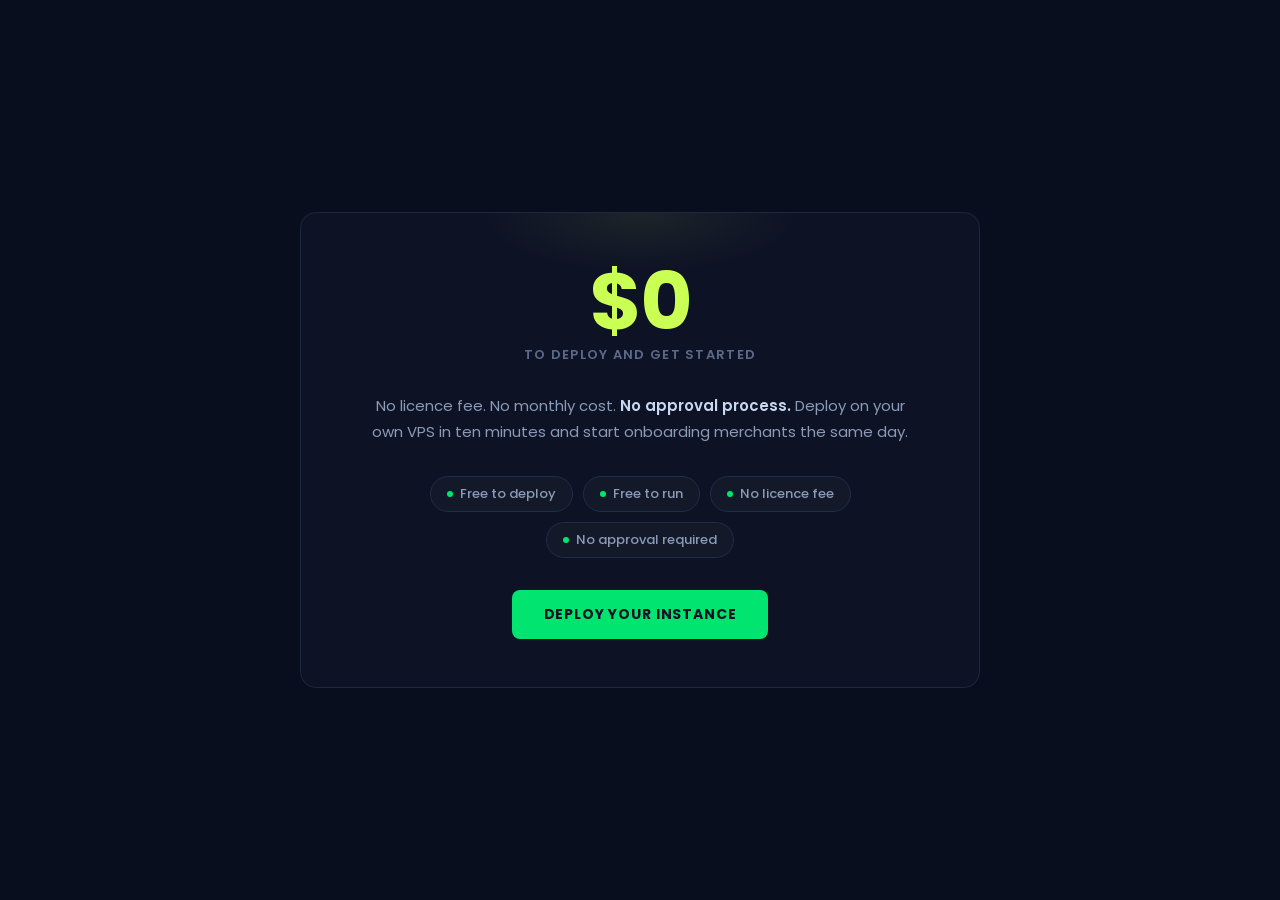
<file: operator-div.html>
<!DOCTYPE html>
<html lang="en">
<head>
<meta charset="UTF-8" />
<meta name="viewport" content="width=device-width, initial-scale=1.0" />
<title>Operator Div — PayRam</title>
<link href="https://fonts.googleapis.com/css2?family=Poppins:wght@400;500;600;700&display=swap" rel="stylesheet" />
<style>
  *, *::before, *::after { box-sizing: border-box; margin: 0; padding: 0; }
  body {
    background: #080e1d;
    min-height: 100vh;
    display: flex;
    align-items: center;
    justify-content: center;
    padding: 40px 20px;
  }
  .container { width: 100%; max-width: 680px; }

  /* ── Component ── */
  .pr-free-section {
    font-family: 'Poppins', sans-serif;
    background: #0e1225;
    border: 1px solid #1e2740;
    border-radius: 16px;
    padding: 48px 40px;
    text-align: center;
    position: relative;
    overflow: hidden;
  }
  .pr-free-section::before {
    content: '';
    position: absolute;
    top: -60px; left: 50%; transform: translateX(-50%);
    width: 320px; height: 120px;
    background: radial-gradient(ellipse, rgba(202,255,84,0.08) 0%, transparent 70%);
    pointer-events: none;
  }
  .pr-free-label {
    display: inline-block;
    font-size: 11px;
    font-weight: 700;
    letter-spacing: 0.12em;
    text-transform: uppercase;
    color: #0e1225;
    background: #CAFF54;
    border-radius: 4px;
    padding: 4px 12px;
    margin-bottom: 24px;
  }
  .pr-free-stat {
    font-size: 80px;
    font-weight: 700;
    color: #CAFF54;
    line-height: 1;
    margin-bottom: 4px;
    letter-spacing: -2px;
  }
  .pr-free-stat-label {
    font-size: 13px;
    font-weight: 600;
    text-transform: uppercase;
    letter-spacing: 0.1em;
    color: #5a6a8a;
    margin-bottom: 28px;
  }
  .pr-free-body {
    font-size: 15px;
    color: #8a9bb8;
    line-height: 1.7;
    max-width: 540px;
    margin: 0 auto 32px;
  }
  .pr-free-body strong {
    color: #c8d8f0;
    font-weight: 600;
  }
  .pr-free-pills {
    display: flex;
    justify-content: center;
    flex-wrap: wrap;
    gap: 10px;
    margin-bottom: 32px;
  }
  .pr-pill {
    display: flex;
    align-items: center;
    gap: 7px;
    font-size: 13px;
    font-weight: 500;
    color: #8a9bb8;
    background: #131929;
    border: 1px solid #1e2e4a;
    border-radius: 100px;
    padding: 7px 16px;
  }
  .pr-pill-dot {
    width: 6px; height: 6px;
    border-radius: 50%;
    background: #01E46F;
    flex-shrink: 0;
  }
  .pr-free-cta {
    display: inline-block;
    font-size: 14px;
    font-weight: 700;
    text-transform: uppercase;
    letter-spacing: 0.06em;
    color: #0e1225;
    background: #01E46F;
    border-radius: 8px;
    padding: 14px 32px;
    text-decoration: none;
  }
</style>
</head>
<body>
<div class="container">
  <div class="pr-free-section">
    <div class="pr-free-stat">$0</div>
    <div class="pr-free-stat-label">to deploy and get started</div>
    <p class="pr-free-body">
      No licence fee. No monthly cost. <strong>No approval process.</strong>
      Deploy on your own VPS in ten minutes and start onboarding merchants the same day.
    </p>
    <div class="pr-free-pills">
      <div class="pr-pill"><span class="pr-pill-dot"></span>Free to deploy</div>
      <div class="pr-pill"><span class="pr-pill-dot"></span>Free to run</div>
      <div class="pr-pill"><span class="pr-pill-dot"></span>No licence fee</div>
      <div class="pr-pill"><span class="pr-pill-dot"></span>No approval required</div>
    </div>
    <a class="pr-free-cta" href="/setup">Deploy your instance</a>
  </div>
</div>
</body>
</html>
</file>
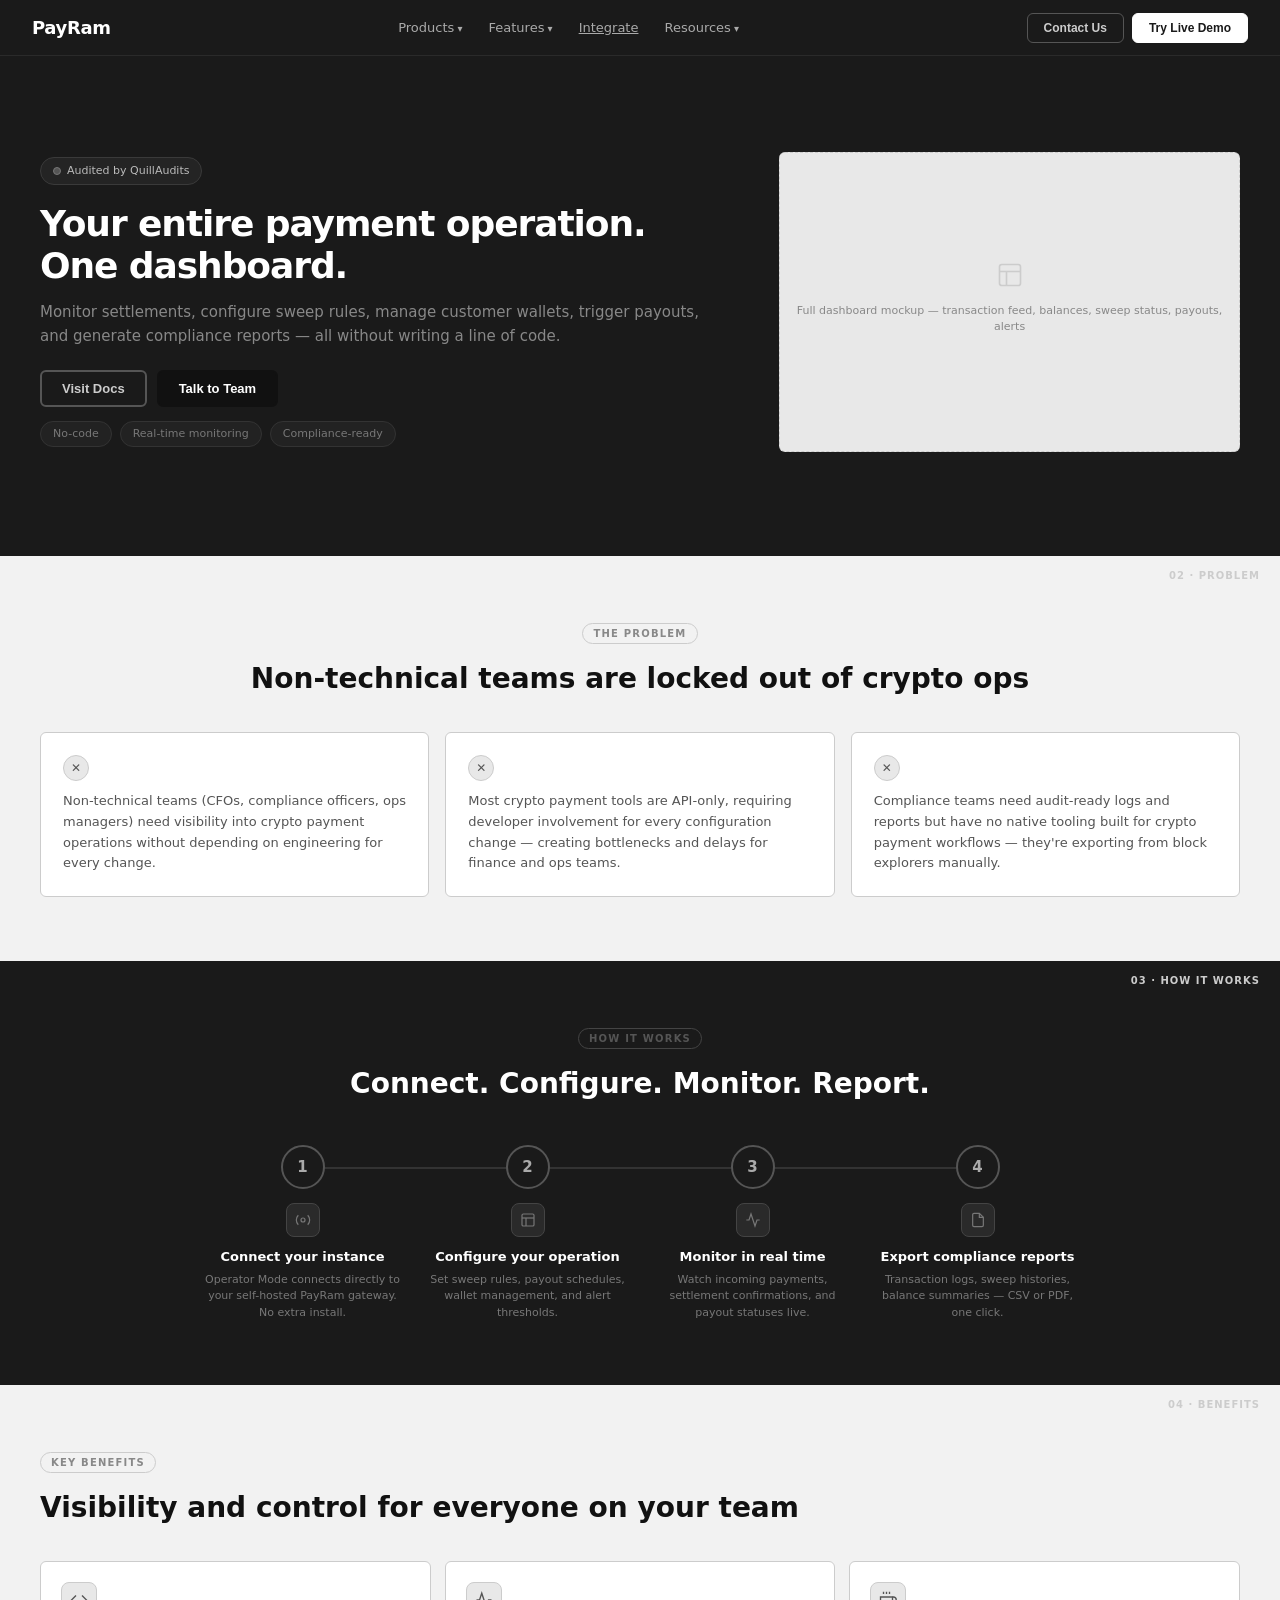
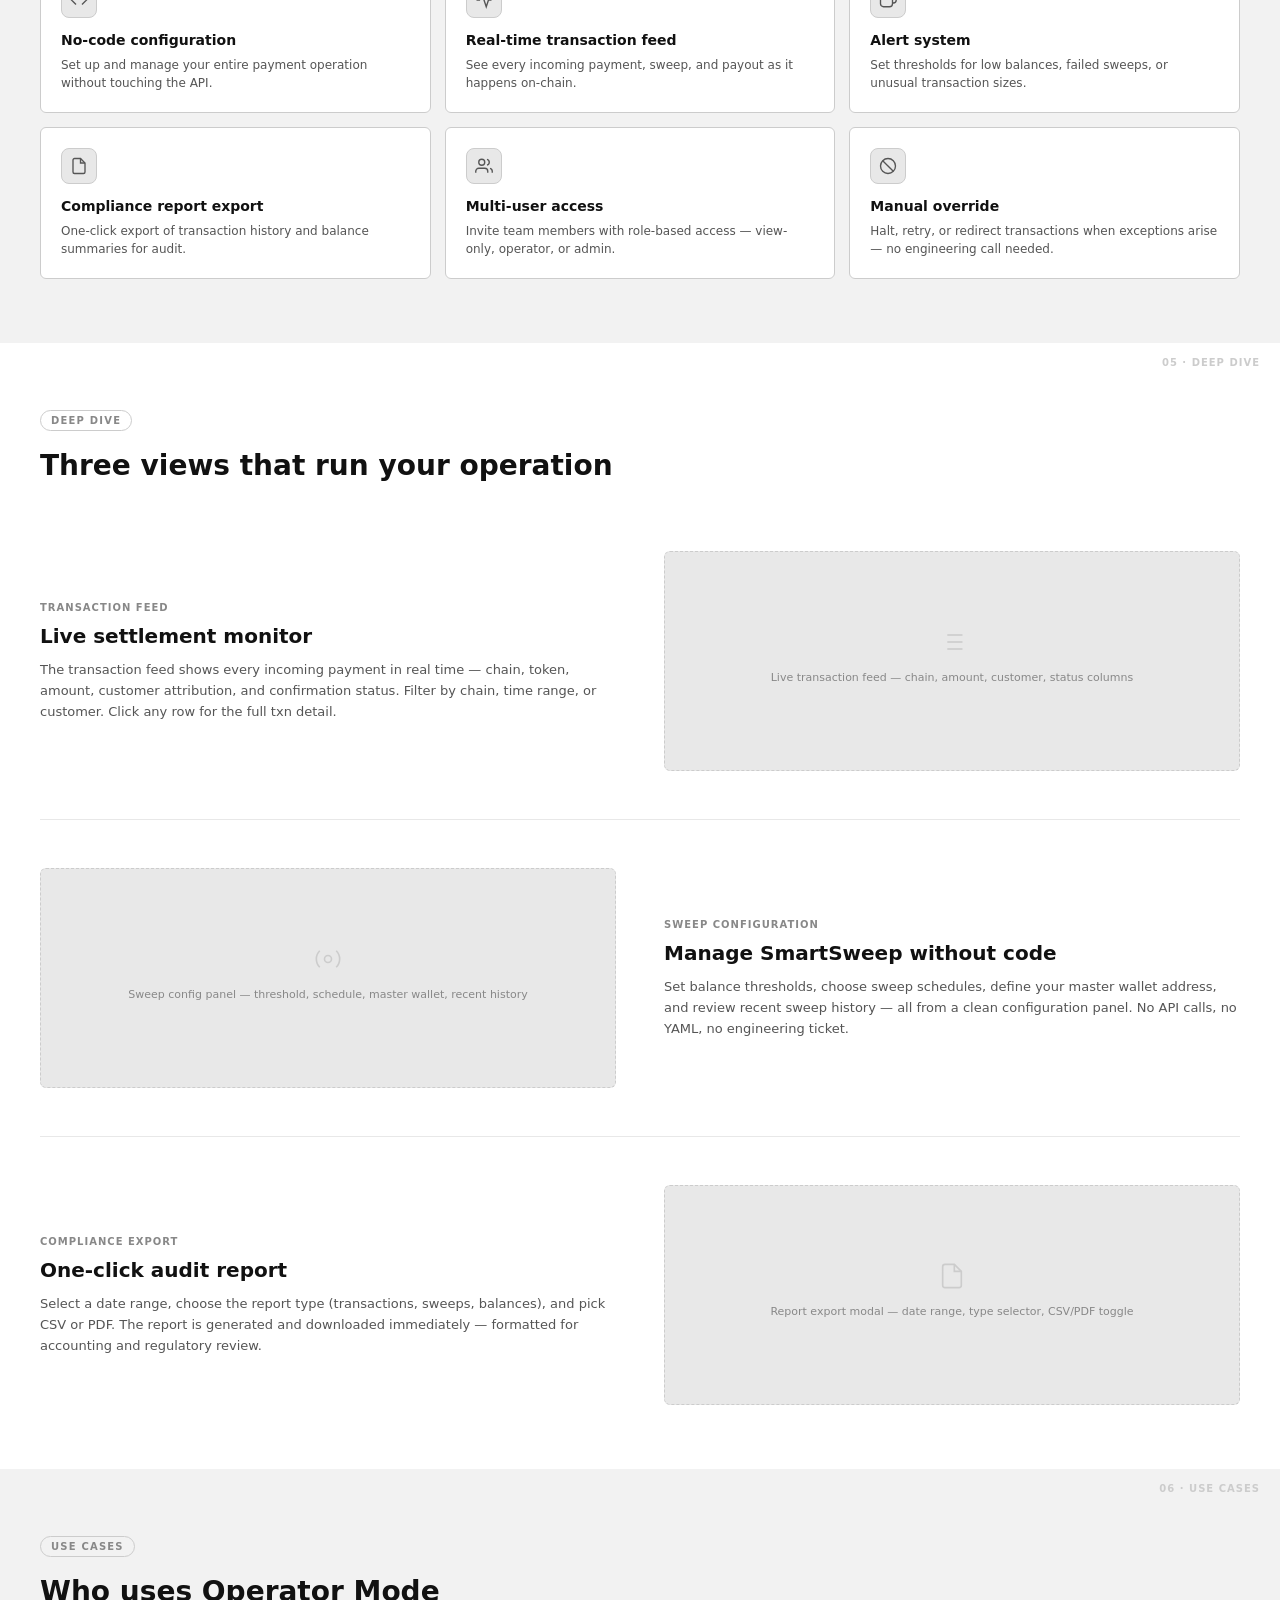
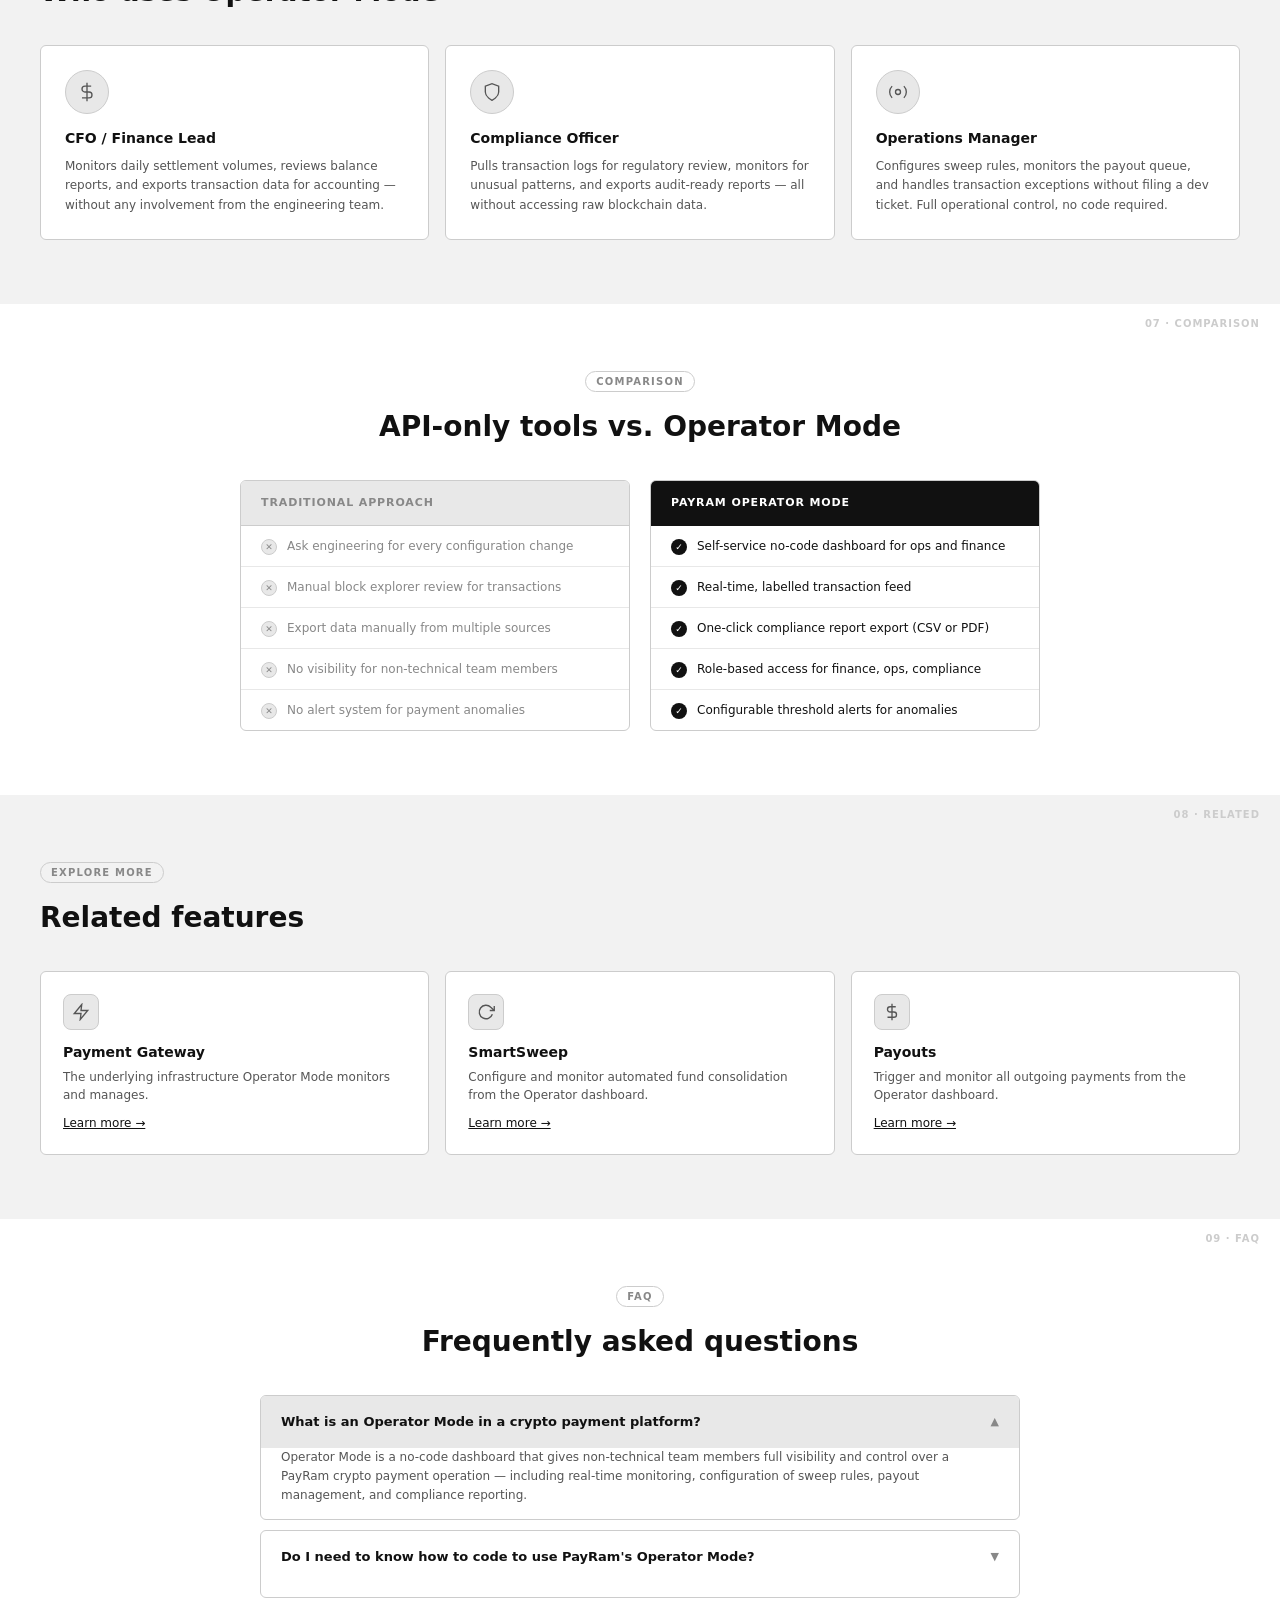
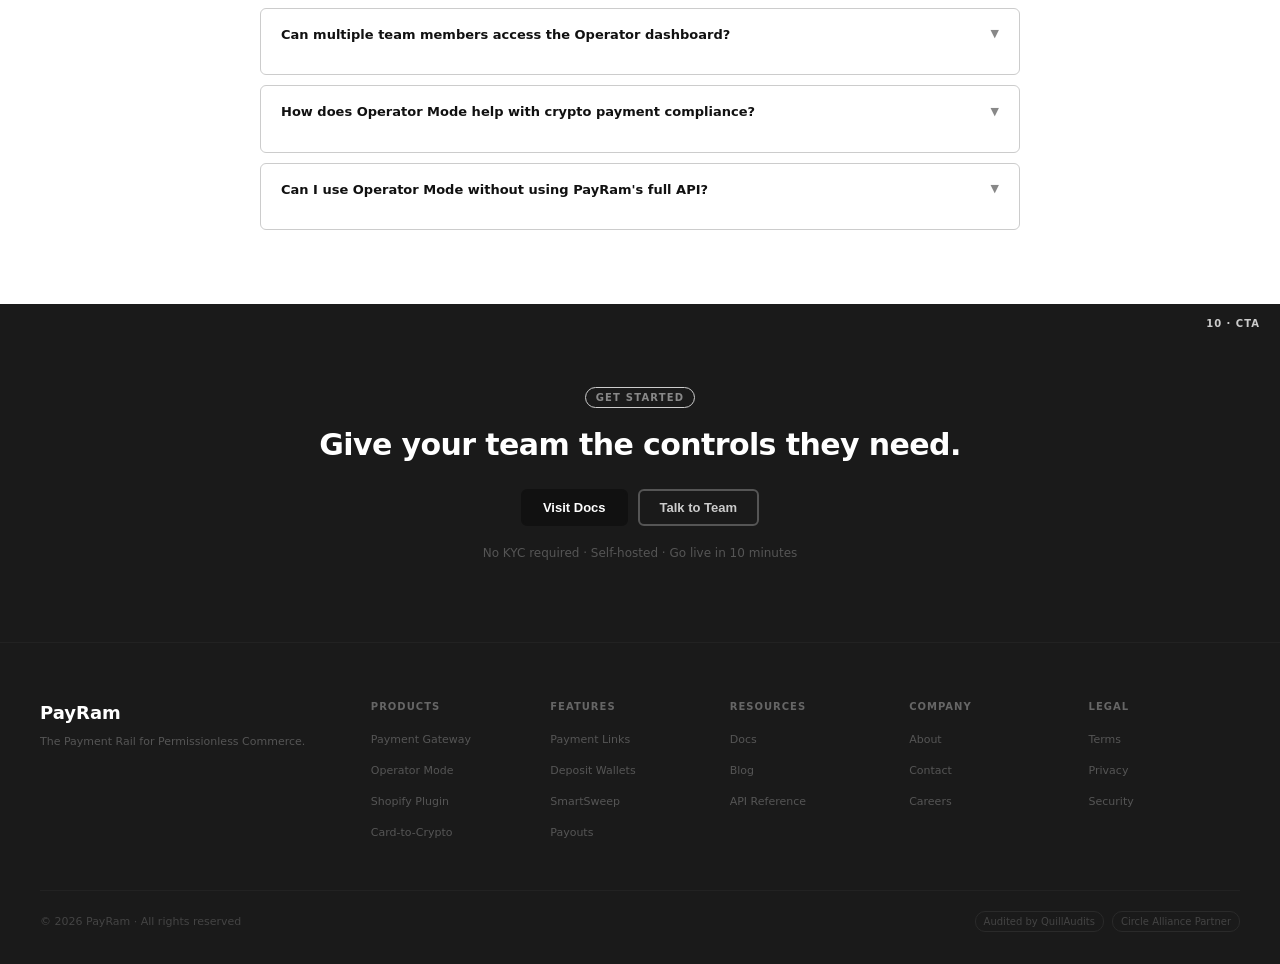
<file: operator.html>
<!DOCTYPE html>
<html lang="en">
<head>
<meta charset="UTF-8" /><meta name="viewport" content="width=device-width, initial-scale=1.0" />
<title>Operator Mode — PayRam Wireframe</title>
<link rel="stylesheet" href="wf.css" />
</head>
<body>

<nav class="nav">
  <a href="index.html" class="nav-logo">PayRam</a>
  <div class="nav-links">
    <div class="nav-item">
      <span class="nav-link arr">Products</span>
      <div class="nav-drop">
        <a href="gateway.html" class="nav-drop-link"><span class="ndl-icon"><svg viewBox="0 0 24 24"><polygon points="13 2 3 14 12 14 11 22 21 10 12 10 13 2"/></svg></span>Payment Gateway</a>
        <a href="operator.html" class="nav-drop-link"><span class="ndl-icon"><svg viewBox="0 0 24 24"><rect x="3" y="3" width="7" height="7"/><rect x="14" y="3" width="7" height="7"/><rect x="3" y="14" width="7" height="7"/></svg></span>Operator Mode</a>
        <a href="shopify.html" class="nav-drop-link"><span class="ndl-icon"><svg viewBox="0 0 24 24"><path d="M6 2L3 6v14a2 2 0 0 0 2 2h14a2 2 0 0 0 2-2V6l-3-4z"/></svg></span>Shopify Plugin</a>
        <a href="card-to-crypto.html" class="nav-drop-link"><span class="ndl-icon"><svg viewBox="0 0 24 24"><rect x="1" y="4" width="22" height="16" rx="2"/><line x1="1" y1="10" x2="23" y2="10"/></svg></span>Card-to-Crypto</a>
      </div>
    </div>
    <div class="nav-item">
      <span class="nav-link arr">Features</span>
      <div class="nav-drop">
        <a href="payment-links.html" class="nav-drop-link"><span class="ndl-icon"><svg viewBox="0 0 24 24"><path d="M10 13a5 5 0 0 0 7.54.54l3-3a5 5 0 0 0-7.07-7.07l-1.72 1.71"/><path d="M14 11a5 5 0 0 0-7.54-.54l-3 3a5 5 0 0 0 7.07 7.07l1.71-1.71"/></svg></span>Payment Links &amp; API</a>
        <a href="deposit-wallets.html" class="nav-drop-link"><span class="ndl-icon"><svg viewBox="0 0 24 24"><path d="M20 12V22H4V12"/><path d="M22 7H2v5h20V7z"/><path d="M12 22V7"/></svg></span>Deposit Wallets</a>
        <a href="smartsweep.html" class="nav-drop-link"><span class="ndl-icon"><svg viewBox="0 0 24 24"><polyline points="23 6 13.5 15.5 8.5 10.5 1 18"/><polyline points="17 6 23 6 23 12"/></svg></span>SmartSweep</a>
        <a href="payouts.html" class="nav-drop-link"><span class="ndl-icon"><svg viewBox="0 0 24 24"><line x1="22" y1="2" x2="11" y2="13"/><polygon points="22 2 15 22 11 13 2 9 22 2"/></svg></span>Payouts</a>
      </div>
    </div>
    <a href="integrate.html" class="nav-link">Integrate</a>
    <div class="nav-item">
      <span class="nav-link arr">Resources</span>
      <div class="nav-drop">
        <a href="#" class="nav-drop-link"><span class="ndl-icon"><svg viewBox="0 0 24 24"><path d="M14 2H6a2 2 0 0 0-2 2v16a2 2 0 0 0 2 2h12a2 2 0 0 0 2-2V8z"/><polyline points="14 2 14 8 20 8"/></svg></span>Docs</a>
        <a href="#" class="nav-drop-link"><span class="ndl-icon"><svg viewBox="0 0 24 24"><path d="M2 3h6a4 4 0 0 1 4 4v14a3 3 0 0 0-3-3H2z"/><path d="M22 3h-6a4 4 0 0 0-4 4v14a3 3 0 0 1 3-3h7z"/></svg></span>Blog</a>
      </div>
    </div>
  </div>
  <div class="nav-right">
    <button class="nav-btn nav-btn-ghost">Contact Us</button>
    <button class="nav-btn nav-btn-solid">Try Live Demo</button>
  </div>
</nav>

<!-- ① HERO -->
<div class="hero-fp" data-s="01 · HERO">
  <div>
    <div class="hero-badge"><div class="badge-dot"></div> Audited by QuillAudits</div>
    <h1>Your entire payment operation. One dashboard.</h1>
    <p class="hdesc">Monitor settlements, configure sweep rules, manage customer wallets, trigger payouts, and generate compliance reports — all without writing a line of code.</p>
    <div class="btn-row">
      <button class="btn btn-outline" style="border-color:#555;color:#ccc">Visit Docs</button>
      <button class="btn btn-solid">Talk to Team</button>
    </div>
    <div class="pill-row">
      <span class="pill">No-code</span>
      <span class="pill">Real-time monitoring</span>
      <span class="pill">Compliance-ready</span>
    </div>
  </div>
  <div class="ph" style="height:300px;">
    <svg viewBox="0 0 24 24"><rect x="3" y="3" width="18" height="18" rx="2"/><line x1="3" y1="9" x2="21" y2="9"/><line x1="9" y1="21" x2="9" y2="9"/></svg>
    <div class="ph-label">Full dashboard mockup — transaction feed, balances, sweep status, payouts, alerts</div>
  </div>
</div>

<!-- ② PROBLEM -->
<section class="s-gray" data-s="02 · PROBLEM">
  <div class="center"><span class="section-tag">The Problem</span><div class="section-heading">Non-technical teams are locked out of crypto ops</div></div>
  <div class="prob-grid">
    <div class="prob-item"><div class="prob-x">✕</div><div class="prob-text">Non-technical teams (CFOs, compliance officers, ops managers) need visibility into crypto payment operations without depending on engineering for every change.</div></div>
    <div class="prob-item"><div class="prob-x">✕</div><div class="prob-text">Most crypto payment tools are API-only, requiring developer involvement for every configuration change — creating bottlenecks and delays for finance and ops teams.</div></div>
    <div class="prob-item"><div class="prob-x">✕</div><div class="prob-text">Compliance teams need audit-ready logs and reports but have no native tooling built for crypto payment workflows — they're exporting from block explorers manually.</div></div>
  </div>
</section>

<!-- ③ HOW IT WORKS -->
<section class="s-dark" data-s="03 · HOW IT WORKS">
  <div class="center"><span class="section-tag">How It Works</span><div class="section-heading">Connect. Configure. Monitor. Report.</div></div>
  <div class="steps-wrap">
    <div class="steps-row">
      <div class="step">
        <div class="step-num">1</div>
        <div class="step-icon"><svg viewBox="0 0 24 24"><circle cx="12" cy="12" r="3"/><path d="M19.07 4.93a10 10 0 0 1 0 14.14M4.93 4.93a10 10 0 0 0 0 14.14"/></svg></div>
        <div class="step-title">Connect your instance</div>
        <div class="step-desc">Operator Mode connects directly to your self-hosted PayRam gateway. No extra install.</div>
      </div>
      <div class="step">
        <div class="step-num">2</div>
        <div class="step-icon"><svg viewBox="0 0 24 24"><rect x="3" y="3" width="18" height="18" rx="2"/><line x1="3" y1="9" x2="21" y2="9"/><line x1="9" y1="21" x2="9" y2="9"/></svg></div>
        <div class="step-title">Configure your operation</div>
        <div class="step-desc">Set sweep rules, payout schedules, wallet management, and alert thresholds.</div>
      </div>
      <div class="step">
        <div class="step-num">3</div>
        <div class="step-icon"><svg viewBox="0 0 24 24"><polyline points="22 12 18 12 15 21 9 3 6 12 2 12"/></svg></div>
        <div class="step-title">Monitor in real time</div>
        <div class="step-desc">Watch incoming payments, settlement confirmations, and payout statuses live.</div>
      </div>
      <div class="step">
        <div class="step-num">4</div>
        <div class="step-icon"><svg viewBox="0 0 24 24"><path d="M14 2H6a2 2 0 0 0-2 2v16a2 2 0 0 0 2 2h12a2 2 0 0 0 2-2V8z"/><polyline points="14 2 14 8 20 8"/></svg></div>
        <div class="step-title">Export compliance reports</div>
        <div class="step-desc">Transaction logs, sweep histories, balance summaries — CSV or PDF, one click.</div>
      </div>
    </div>
  </div>
</section>

<!-- ④ BENEFITS -->
<section class="s-gray" data-s="04 · BENEFITS">
  <span class="section-tag">Key Benefits</span>
  <div class="section-heading">Visibility and control for everyone on your team</div>
  <div class="benefits-grid">
    <div class="card"><div class="ci"><svg viewBox="0 0 24 24"><polyline points="16 18 22 12 16 6"/><polyline points="8 6 2 12 8 18"/></svg></div><div class="ct">No-code configuration</div><div class="cd">Set up and manage your entire payment operation without touching the API.</div></div>
    <div class="card"><div class="ci"><svg viewBox="0 0 24 24"><polyline points="22 12 18 12 15 21 9 3 6 12 2 12"/></svg></div><div class="ct">Real-time transaction feed</div><div class="cd">See every incoming payment, sweep, and payout as it happens on-chain.</div></div>
    <div class="card"><div class="ci"><svg viewBox="0 0 24 24"><path d="M18 8h1a4 4 0 0 1 0 8h-1"/><path d="M2 8h16v9a4 4 0 0 1-4 4H6a4 4 0 0 1-4-4V8z"/><line x1="6" y1="1" x2="6" y2="4"/><line x1="10" y1="1" x2="10" y2="4"/><line x1="14" y1="1" x2="14" y2="4"/></svg></div><div class="ct">Alert system</div><div class="cd">Set thresholds for low balances, failed sweeps, or unusual transaction sizes.</div></div>
    <div class="card"><div class="ci"><svg viewBox="0 0 24 24"><path d="M14 2H6a2 2 0 0 0-2 2v16a2 2 0 0 0 2 2h12a2 2 0 0 0 2-2V8z"/><polyline points="14 2 14 8 20 8"/></svg></div><div class="ct">Compliance report export</div><div class="cd">One-click export of transaction history and balance summaries for audit.</div></div>
    <div class="card"><div class="ci"><svg viewBox="0 0 24 24"><path d="M17 21v-2a4 4 0 0 0-4-4H5a4 4 0 0 0-4 4v2"/><circle cx="9" cy="7" r="4"/><path d="M23 21v-2a4 4 0 0 0-3-3.87"/><path d="M16 3.13a4 4 0 0 1 0 7.75"/></svg></div><div class="ct">Multi-user access</div><div class="cd">Invite team members with role-based access — view-only, operator, or admin.</div></div>
    <div class="card"><div class="ci"><svg viewBox="0 0 24 24"><circle cx="12" cy="12" r="10"/><line x1="4.93" y1="4.93" x2="19.07" y2="19.07"/></svg></div><div class="ct">Manual override</div><div class="cd">Halt, retry, or redirect transactions when exceptions arise — no engineering call needed.</div></div>
  </div>
</section>

<!-- ⑤ DEEP DIVE -->
<section class="s-white" data-s="05 · DEEP DIVE">
  <span class="section-tag">Deep Dive</span>
  <div class="section-heading">Three views that run your operation</div>
  <div class="deepdive-rows">
    <div class="ddr">
      <div class="ddr-text"><div class="ddr-label">Transaction feed</div><div class="ddr-title">Live settlement monitor</div><div class="ddr-desc">The transaction feed shows every incoming payment in real time — chain, token, amount, customer attribution, and confirmation status. Filter by chain, time range, or customer. Click any row for the full txn detail.</div></div>
      <div class="ddr-visual"><div class="ph" style="height:220px;"><svg viewBox="0 0 24 24"><line x1="8" y1="6" x2="21" y2="6"/><line x1="8" y1="12" x2="21" y2="12"/><line x1="8" y1="18" x2="21" y2="18"/><line x1="3" y1="6" x2="3.01" y2="6"/></svg><div class="ph-label">Live transaction feed — chain, amount, customer, status columns</div></div></div>
    </div>
    <div class="ddr flip">
      <div class="ddr-text"><div class="ddr-label">Sweep configuration</div><div class="ddr-title">Manage SmartSweep without code</div><div class="ddr-desc">Set balance thresholds, choose sweep schedules, define your master wallet address, and review recent sweep history — all from a clean configuration panel. No API calls, no YAML, no engineering ticket.</div></div>
      <div class="ddr-visual"><div class="ph" style="height:220px;"><svg viewBox="0 0 24 24"><circle cx="12" cy="12" r="3"/><path d="M19.07 4.93a10 10 0 0 1 0 14.14M4.93 4.93a10 10 0 0 0 0 14.14"/></svg><div class="ph-label">Sweep config panel — threshold, schedule, master wallet, recent history</div></div></div>
    </div>
    <div class="ddr">
      <div class="ddr-text"><div class="ddr-label">Compliance export</div><div class="ddr-title">One-click audit report</div><div class="ddr-desc">Select a date range, choose the report type (transactions, sweeps, balances), and pick CSV or PDF. The report is generated and downloaded immediately — formatted for accounting and regulatory review.</div></div>
      <div class="ddr-visual"><div class="ph" style="height:220px;"><svg viewBox="0 0 24 24"><path d="M14 2H6a2 2 0 0 0-2 2v16a2 2 0 0 0 2 2h12a2 2 0 0 0 2-2V8z"/><polyline points="14 2 14 8 20 8"/></svg><div class="ph-label">Report export modal — date range, type selector, CSV/PDF toggle</div></div></div>
    </div>
  </div>
</section>

<!-- ⑥ USE CASES -->
<section class="s-gray" data-s="06 · USE CASES">
  <span class="section-tag">Use Cases</span>
  <div class="section-heading">Who uses Operator Mode</div>
  <div class="persona-grid">
    <div class="persona-card"><div class="persona-icon"><svg viewBox="0 0 24 24"><line x1="12" y1="1" x2="12" y2="23"/><path d="M17 5H9.5a3.5 3.5 0 0 0 0 7h5a3.5 3.5 0 0 1 0 7H6"/></svg></div><div class="persona-title">CFO / Finance Lead</div><div class="persona-desc">Monitors daily settlement volumes, reviews balance reports, and exports transaction data for accounting — without any involvement from the engineering team.</div></div>
    <div class="persona-card"><div class="persona-icon"><svg viewBox="0 0 24 24"><path d="M12 22s8-4 8-10V5l-8-3-8 3v7c0 6 8 10 8 10z"/></svg></div><div class="persona-title">Compliance Officer</div><div class="persona-desc">Pulls transaction logs for regulatory review, monitors for unusual patterns, and exports audit-ready reports — all without accessing raw blockchain data.</div></div>
    <div class="persona-card"><div class="persona-icon"><svg viewBox="0 0 24 24"><circle cx="12" cy="12" r="3"/><path d="M19.07 4.93a10 10 0 0 1 0 14.14M4.93 4.93a10 10 0 0 0 0 14.14"/></svg></div><div class="persona-title">Operations Manager</div><div class="persona-desc">Configures sweep rules, monitors the payout queue, and handles transaction exceptions without filing a dev ticket. Full operational control, no code required.</div></div>
  </div>
</section>

<!-- ⑦ COMPARISON -->
<section class="s-white" data-s="07 · COMPARISON">
  <div class="center"><span class="section-tag">Comparison</span><div class="section-heading">API-only tools vs. Operator Mode</div></div>
  <div class="cmp-split">
    <div class="cmp-col">
      <div class="cmp-hdr old">Traditional Approach</div>
      <div class="cmp-row old-row"><div class="cmp-dot x">✕</div>Ask engineering for every configuration change</div>
      <div class="cmp-row old-row"><div class="cmp-dot x">✕</div>Manual block explorer review for transactions</div>
      <div class="cmp-row old-row"><div class="cmp-dot x">✕</div>Export data manually from multiple sources</div>
      <div class="cmp-row old-row"><div class="cmp-dot x">✕</div>No visibility for non-technical team members</div>
      <div class="cmp-row old-row"><div class="cmp-dot x">✕</div>No alert system for payment anomalies</div>
    </div>
    <div class="cmp-col">
      <div class="cmp-hdr new">PayRam Operator Mode</div>
      <div class="cmp-row new-row"><div class="cmp-dot ok">✓</div>Self-service no-code dashboard for ops and finance</div>
      <div class="cmp-row new-row"><div class="cmp-dot ok">✓</div>Real-time, labelled transaction feed</div>
      <div class="cmp-row new-row"><div class="cmp-dot ok">✓</div>One-click compliance report export (CSV or PDF)</div>
      <div class="cmp-row new-row"><div class="cmp-dot ok">✓</div>Role-based access for finance, ops, compliance</div>
      <div class="cmp-row new-row"><div class="cmp-dot ok">✓</div>Configurable threshold alerts for anomalies</div>
    </div>
  </div>
</section>

<!-- ⑧ RELATED -->
<section class="s-gray" data-s="08 · RELATED">
  <span class="section-tag">Explore More</span><div class="section-heading">Related features</div>
  <div class="related-grid">
    <div class="related-card card"><div class="ci"><svg viewBox="0 0 24 24"><polygon points="13 2 3 14 12 14 11 22 21 10 12 10 13 2"/></svg></div><div class="ct">Payment Gateway</div><div class="cd">The underlying infrastructure Operator Mode monitors and manages.</div><a class="related-link" href="gateway.html">Learn more →</a></div>
    <div class="related-card card"><div class="ci"><svg viewBox="0 0 24 24"><polyline points="23 4 23 10 17 10"/><path d="M20.49 15a9 9 0 1 1-2.12-9.36L23 10"/></svg></div><div class="ct">SmartSweep</div><div class="cd">Configure and monitor automated fund consolidation from the Operator dashboard.</div><a class="related-link" href="smartsweep.html">Learn more →</a></div>
    <div class="related-card card"><div class="ci"><svg viewBox="0 0 24 24"><line x1="12" y1="1" x2="12" y2="23"/><path d="M17 5H9.5a3.5 3.5 0 0 0 0 7h5a3.5 3.5 0 0 1 0 7H6"/></svg></div><div class="ct">Payouts</div><div class="cd">Trigger and monitor all outgoing payments from the Operator dashboard.</div><a class="related-link" href="payouts.html">Learn more →</a></div>
  </div>
</section>

<!-- ⑨ FAQ -->
<section class="s-white" data-s="09 · FAQ">
  <div class="center"><span class="section-tag">FAQ</span><div class="section-heading">Frequently asked questions</div></div>
  <div class="faq-wrap">
    <div class="faq-item open"><div class="faq-q">What is an Operator Mode in a crypto payment platform? <span class="faq-arrow">▲</span></div><div class="faq-a">Operator Mode is a no-code dashboard that gives non-technical team members full visibility and control over a PayRam crypto payment operation — including real-time monitoring, configuration of sweep rules, payout management, and compliance reporting.</div></div>
    <div class="faq-item"><div class="faq-q">Do I need to know how to code to use PayRam's Operator Mode? <span class="faq-arrow">▼</span></div><div class="faq-a"></div></div>
    <div class="faq-item"><div class="faq-q">Can multiple team members access the Operator dashboard? <span class="faq-arrow">▼</span></div><div class="faq-a"></div></div>
    <div class="faq-item"><div class="faq-q">How does Operator Mode help with crypto payment compliance? <span class="faq-arrow">▼</span></div><div class="faq-a"></div></div>
    <div class="faq-item"><div class="faq-q">Can I use Operator Mode without using PayRam's full API? <span class="faq-arrow">▼</span></div><div class="faq-a"></div></div>
  </div>
</section>

<!-- ⑩ CTA -->
<section class="cta-sec" data-s="10 · CTA">
  <div class="section-tag">Get Started</div>
  <div class="cta-headline">Give your team the controls they need.</div>
  <div class="btn-row"><button class="btn btn-solid">Visit Docs</button><button class="btn btn-outline" style="border-color:#555;color:#ccc">Talk to Team</button></div>
  <div class="cta-sub">No KYC required · Self-hosted · Go live in 10 minutes</div>
</section>

<footer class="footer">
  <div class="footer-cols">
    <div><div class="footer-logo">PayRam</div><div class="footer-tagline">The Payment Rail for Permissionless Commerce.</div></div>
    <div><div class="footer-col-title">Products</div><ul class="footer-links"><li><a href="gateway.html">Payment Gateway</a></li><li><a href="operator.html">Operator Mode</a></li><li><a href="shopify.html">Shopify Plugin</a></li><li><a href="card-to-crypto.html">Card-to-Crypto</a></li></ul></div>
    <div><div class="footer-col-title">Features</div><ul class="footer-links"><li><a href="payment-links.html">Payment Links</a></li><li><a href="deposit-wallets.html">Deposit Wallets</a></li><li><a href="smartsweep.html">SmartSweep</a></li><li><a href="payouts.html">Payouts</a></li></ul></div>
    <div><div class="footer-col-title">Resources</div><ul class="footer-links"><li><a href="#">Docs</a></li><li><a href="#">Blog</a></li><li><a href="#">API Reference</a></li></ul></div>
    <div><div class="footer-col-title">Company</div><ul class="footer-links"><li><a href="#">About</a></li><li><a href="#">Contact</a></li><li><a href="#">Careers</a></li></ul></div>
    <div><div class="footer-col-title">Legal</div><ul class="footer-links"><li><a href="#">Terms</a></li><li><a href="#">Privacy</a></li><li><a href="#">Security</a></li></ul></div>
  </div>
  <div class="footer-bar"><div class="footer-bar-text">© 2026 PayRam · All rights reserved</div><div class="footer-bar-badges"><span class="footer-bar-badge">Audited by QuillAudits</span><span class="footer-bar-badge">Circle Alliance Partner</span></div></div>
</footer>
</body></html>
</file>
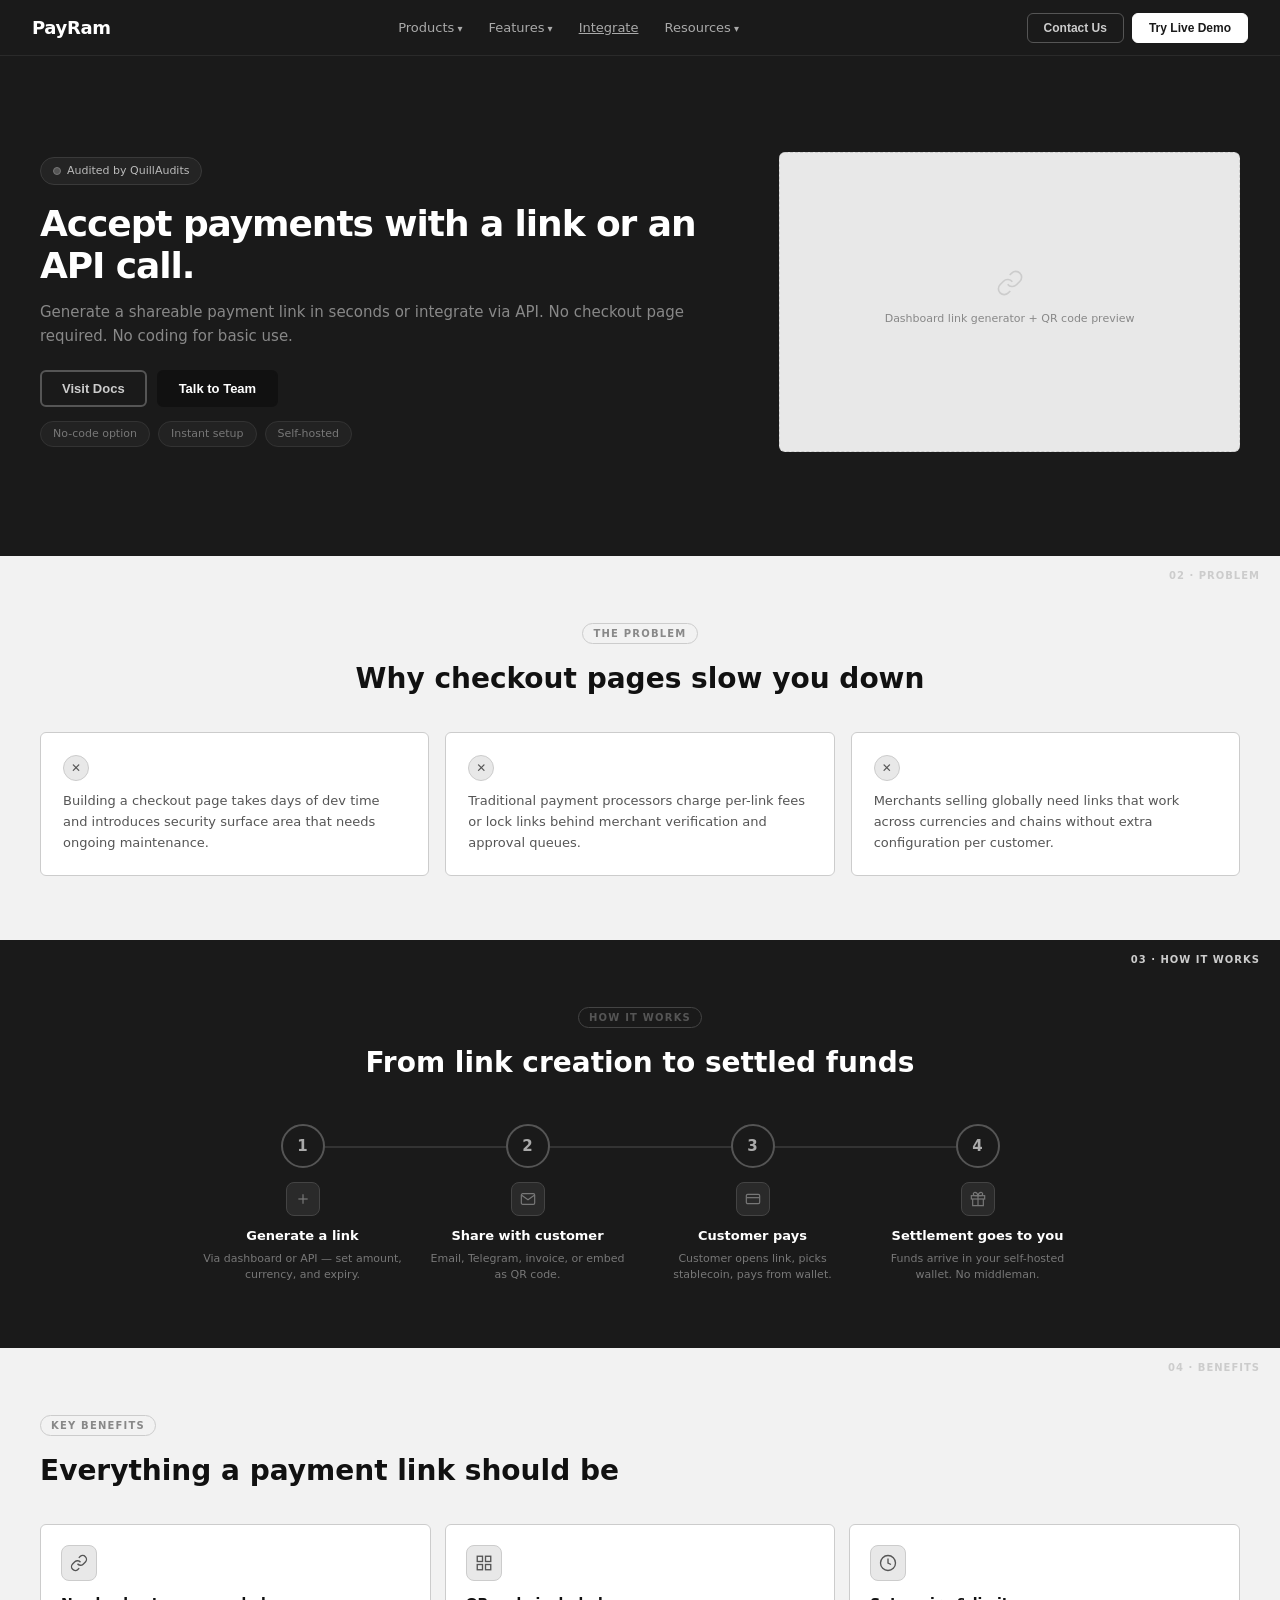
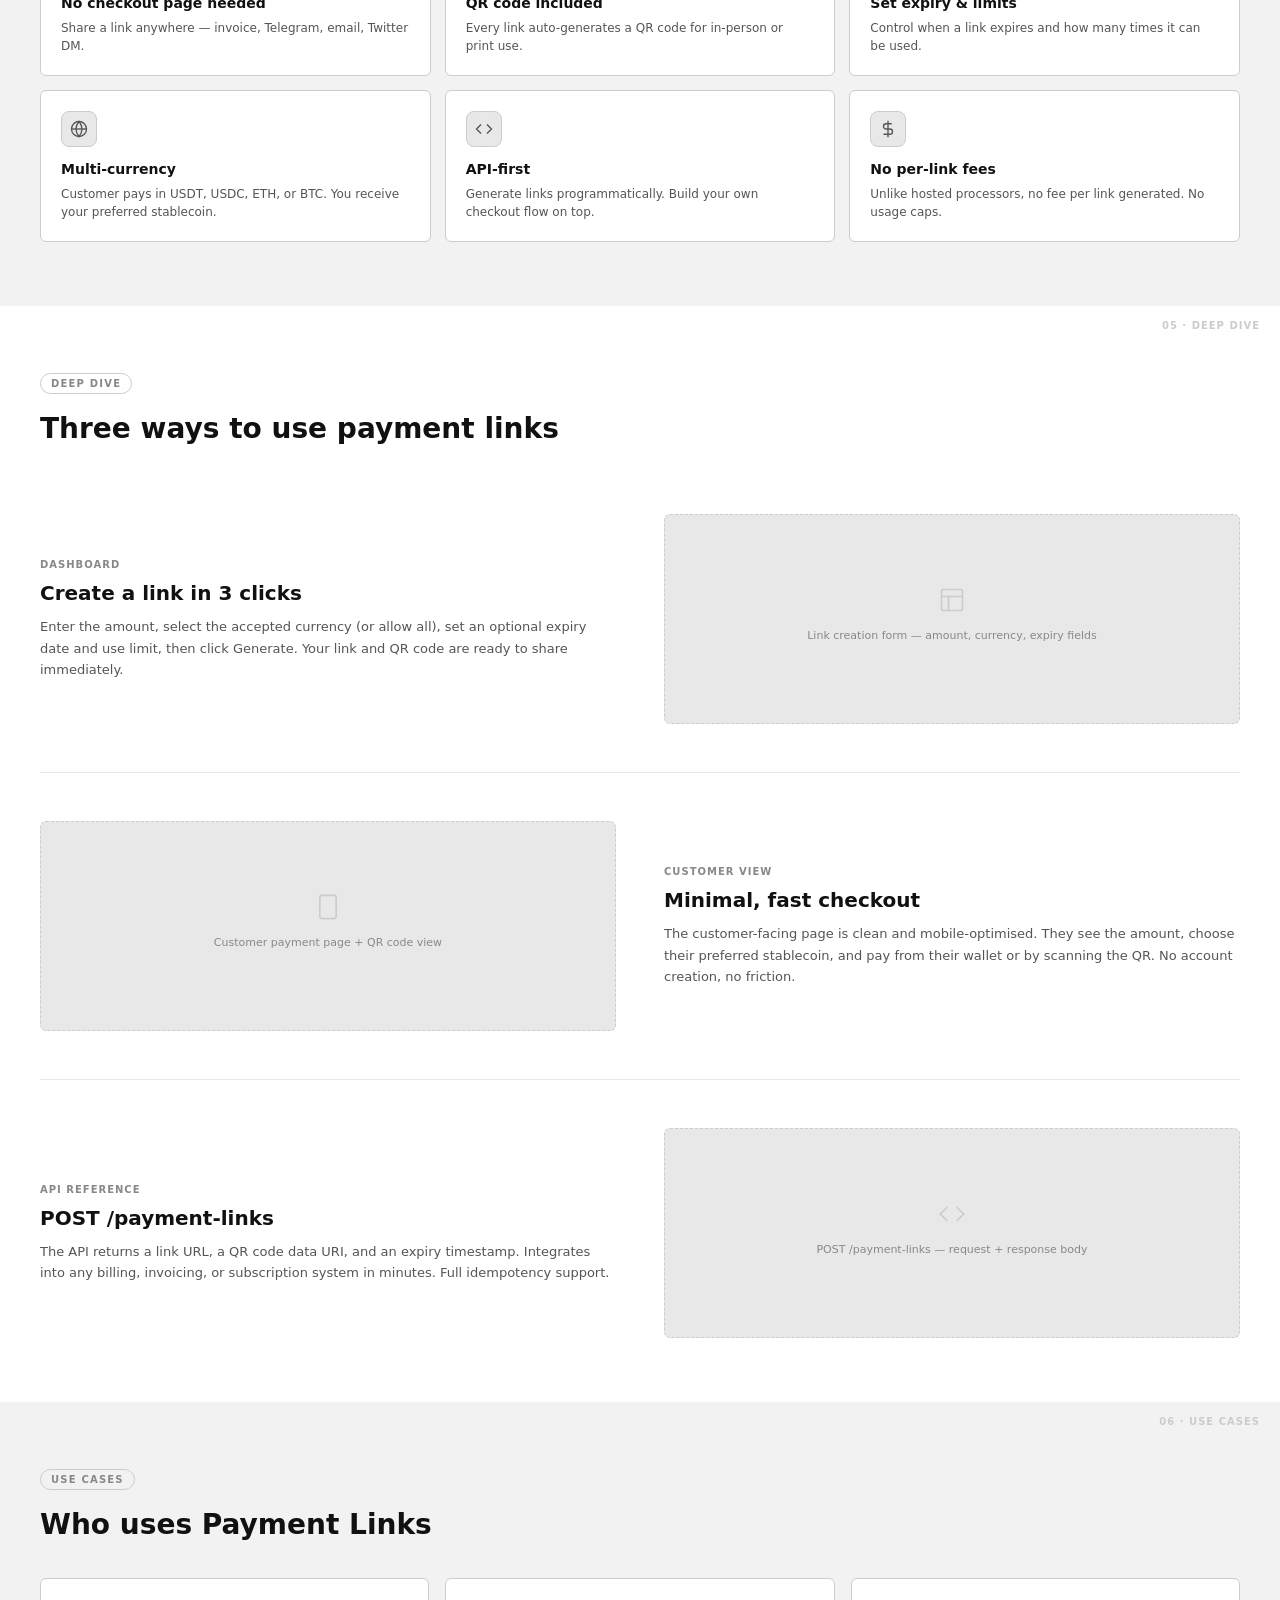
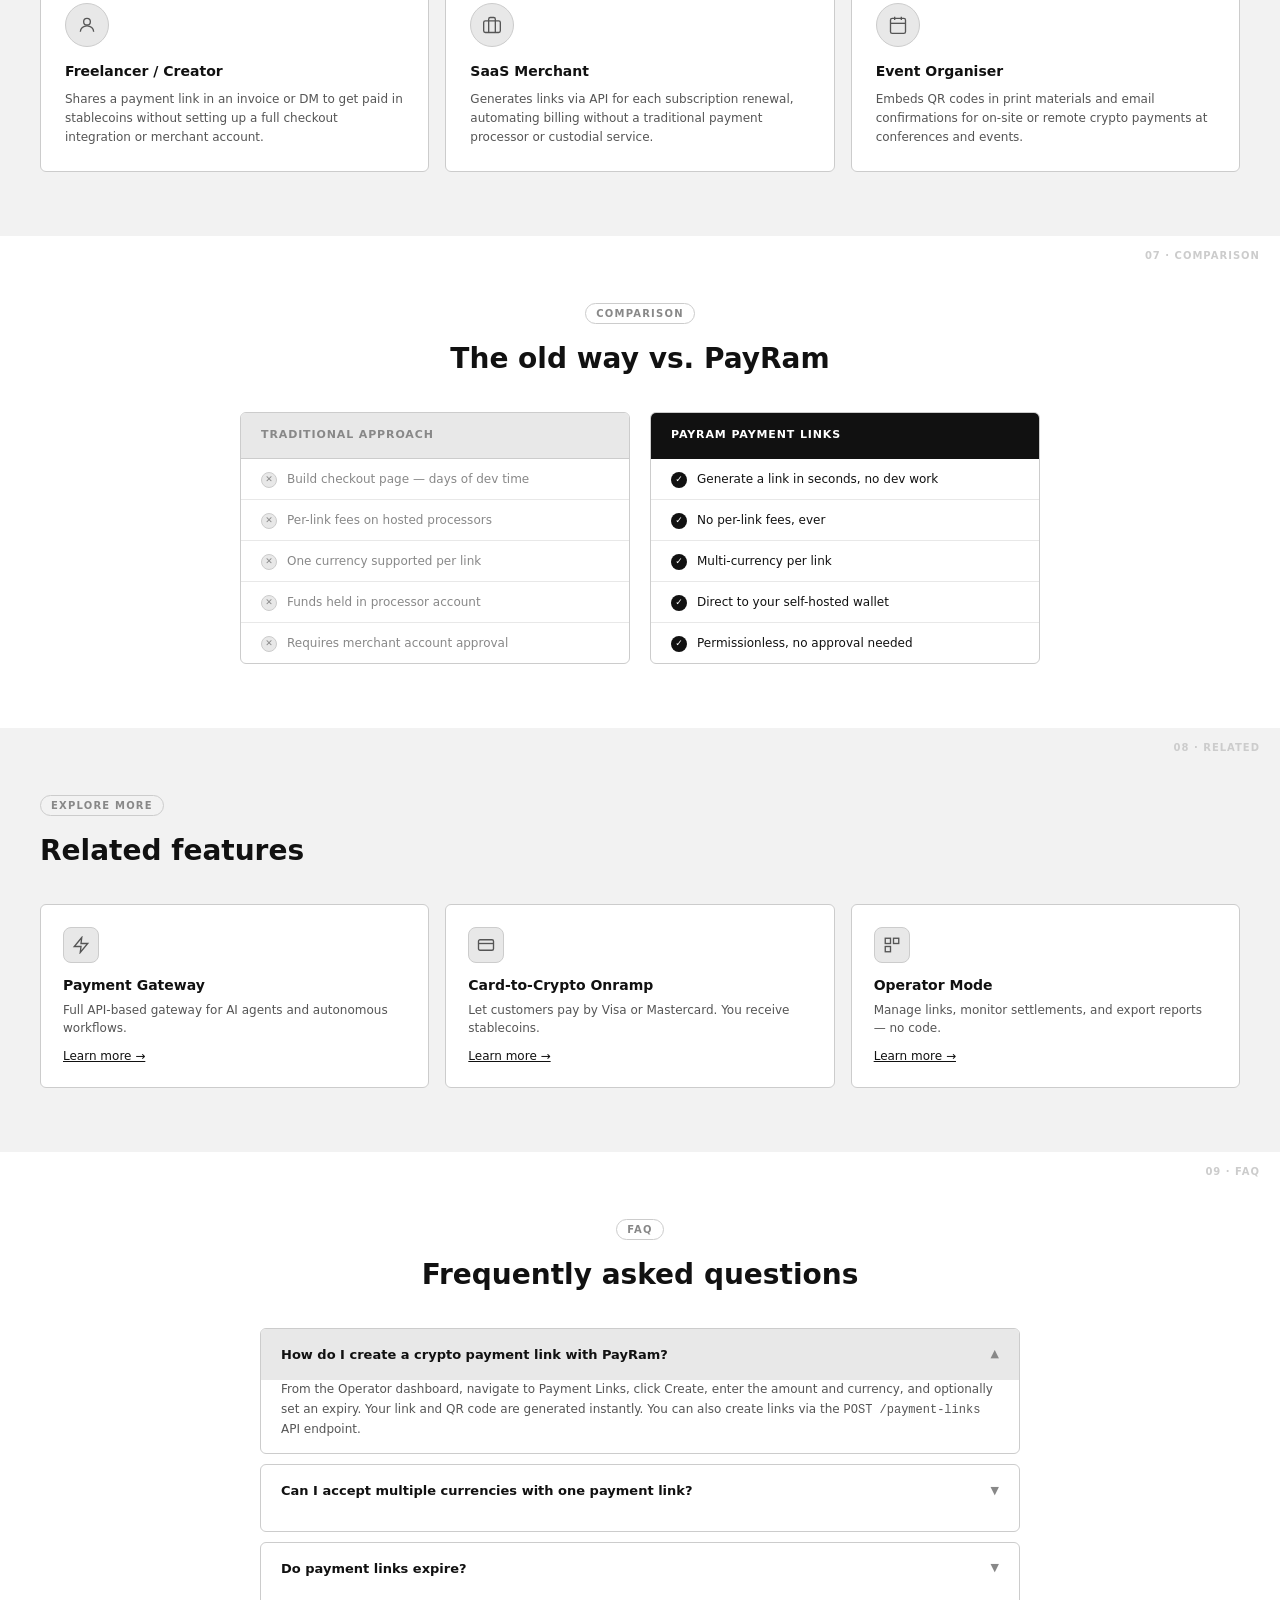
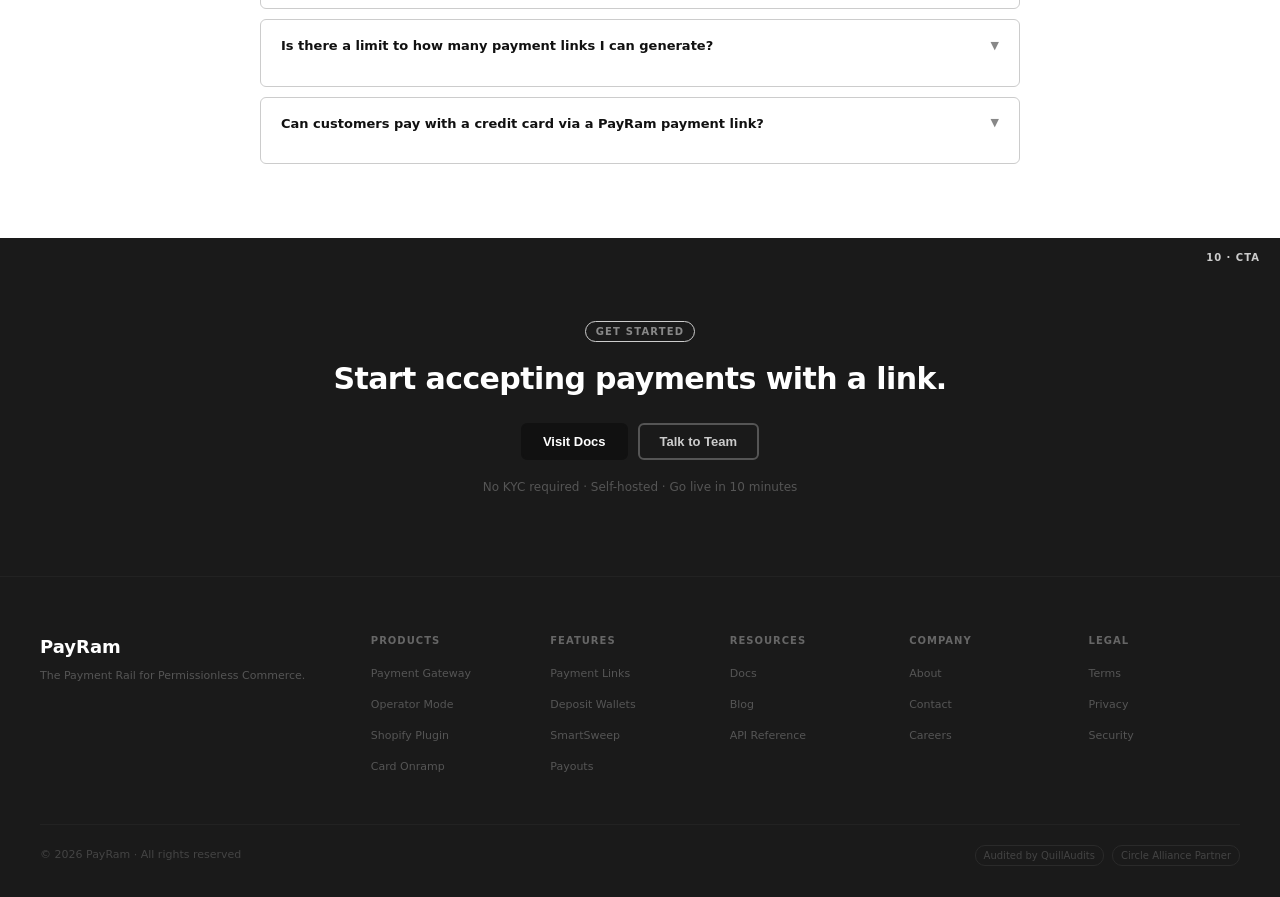
<file: payment-links.html>
<!DOCTYPE html>
<html lang="en">
<head>
<meta charset="UTF-8" /><meta name="viewport" content="width=device-width, initial-scale=1.0" />
<title>Payment Links &amp; API — PayRam Wireframe</title>
<link rel="stylesheet" href="wf.css" />
</head>
<body>

<nav class="nav">
  <a href="index.html" class="nav-logo">PayRam</a>
  <div class="nav-links">
    <div class="nav-item">
      <span class="nav-link arr">Products</span>
      <div class="nav-drop">
        <a href="gateway.html" class="nav-drop-link"><span class="ndl-icon"><svg viewBox="0 0 24 24"><polygon points="13 2 3 14 12 14 11 22 21 10 12 10 13 2"/></svg></span>Payment Gateway</a>
        <a href="operator.html" class="nav-drop-link"><span class="ndl-icon"><svg viewBox="0 0 24 24"><rect x="3" y="3" width="7" height="7"/><rect x="14" y="3" width="7" height="7"/><rect x="3" y="14" width="7" height="7"/></svg></span>Operator Mode</a>
        <a href="shopify.html" class="nav-drop-link"><span class="ndl-icon"><svg viewBox="0 0 24 24"><path d="M6 2L3 6v14a2 2 0 0 0 2 2h14a2 2 0 0 0 2-2V6l-3-4z"/></svg></span>Shopify Plugin</a>
        <a href="card-to-crypto.html" class="nav-drop-link"><span class="ndl-icon"><svg viewBox="0 0 24 24"><rect x="1" y="4" width="22" height="16" rx="2"/><line x1="1" y1="10" x2="23" y2="10"/></svg></span>Card-to-Crypto</a>
      </div>
    </div>
    <div class="nav-item">
      <span class="nav-link arr">Features</span>
      <div class="nav-drop">
        <a href="payment-links.html" class="nav-drop-link"><span class="ndl-icon"><svg viewBox="0 0 24 24"><path d="M10 13a5 5 0 0 0 7.54.54l3-3a5 5 0 0 0-7.07-7.07l-1.72 1.71"/><path d="M14 11a5 5 0 0 0-7.54-.54l-3 3a5 5 0 0 0 7.07 7.07l1.71-1.71"/></svg></span>Payment Links &amp; API</a>
        <a href="deposit-wallets.html" class="nav-drop-link"><span class="ndl-icon"><svg viewBox="0 0 24 24"><path d="M20 12V22H4V12"/><path d="M22 7H2v5h20V7z"/><path d="M12 22V7"/></svg></span>Deposit Wallets</a>
        <a href="smartsweep.html" class="nav-drop-link"><span class="ndl-icon"><svg viewBox="0 0 24 24"><polyline points="23 6 13.5 15.5 8.5 10.5 1 18"/><polyline points="17 6 23 6 23 12"/></svg></span>SmartSweep</a>
        <a href="payouts.html" class="nav-drop-link"><span class="ndl-icon"><svg viewBox="0 0 24 24"><line x1="22" y1="2" x2="11" y2="13"/><polygon points="22 2 15 22 11 13 2 9 22 2"/></svg></span>Payouts</a>
      </div>
    </div>
    <a href="integrate.html" class="nav-link">Integrate</a>
    <div class="nav-item">
      <span class="nav-link arr">Resources</span>
      <div class="nav-drop">
        <a href="#" class="nav-drop-link"><span class="ndl-icon"><svg viewBox="0 0 24 24"><path d="M14 2H6a2 2 0 0 0-2 2v16a2 2 0 0 0 2 2h12a2 2 0 0 0 2-2V8z"/><polyline points="14 2 14 8 20 8"/></svg></span>Docs</a>
        <a href="#" class="nav-drop-link"><span class="ndl-icon"><svg viewBox="0 0 24 24"><path d="M2 3h6a4 4 0 0 1 4 4v14a3 3 0 0 0-3-3H2z"/><path d="M22 3h-6a4 4 0 0 0-4 4v14a3 3 0 0 1 3-3h7z"/></svg></span>Blog</a>
      </div>
    </div>
  </div>
  <div class="nav-right">
    <button class="nav-btn nav-btn-ghost">Contact Us</button>
    <button class="nav-btn nav-btn-solid">Try Live Demo</button>
  </div>
</nav>

<!-- ① HERO -->
<div class="hero-fp" data-s="01 · HERO">
  <div>
    <div class="hero-badge"><div class="badge-dot"></div> Audited by QuillAudits</div>
    <h1>Accept payments with a link or an API call.</h1>
    <p class="hdesc">Generate a shareable payment link in seconds or integrate via API. No checkout page required. No coding for basic use.</p>
    <div class="btn-row">
      <button class="btn btn-outline" style="border-color:#555;color:#ccc">Visit Docs</button>
      <button class="btn btn-solid">Talk to Team</button>
    </div>
    <div class="pill-row">
      <span class="pill">No-code option</span>
      <span class="pill">Instant setup</span>
      <span class="pill">Self-hosted</span>
    </div>
  </div>
  <div class="ph" style="height:300px;">
    <svg viewBox="0 0 24 24"><path d="M10 13a5 5 0 0 0 7.54.54l3-3a5 5 0 0 0-7.07-7.07l-1.72 1.71"/><path d="M14 11a5 5 0 0 0-7.54-.54l-3 3a5 5 0 0 0 7.07 7.07l1.71-1.71"/></svg>
    <div class="ph-label">Dashboard link generator + QR code preview</div>
  </div>
</div>

<!-- ② PROBLEM -->
<section class="s-gray" data-s="02 · PROBLEM">
  <div class="center"><span class="section-tag">The Problem</span><div class="section-heading">Why checkout pages slow you down</div></div>
  <div class="prob-grid">
    <div class="prob-item"><div class="prob-x">✕</div><div class="prob-text">Building a checkout page takes days of dev time and introduces security surface area that needs ongoing maintenance.</div></div>
    <div class="prob-item"><div class="prob-x">✕</div><div class="prob-text">Traditional payment processors charge per-link fees or lock links behind merchant verification and approval queues.</div></div>
    <div class="prob-item"><div class="prob-x">✕</div><div class="prob-text">Merchants selling globally need links that work across currencies and chains without extra configuration per customer.</div></div>
  </div>
</section>

<!-- ③ HOW IT WORKS -->
<section class="s-dark" data-s="03 · HOW IT WORKS">
  <div class="center"><span class="section-tag">How It Works</span><div class="section-heading">From link creation to settled funds</div></div>
  <div class="steps-wrap">
    <div class="steps-row">
      <div class="step">
        <div class="step-num">1</div>
        <div class="step-icon"><svg viewBox="0 0 24 24"><line x1="12" y1="5" x2="12" y2="19"/><line x1="5" y1="12" x2="19" y2="12"/></svg></div>
        <div class="step-title">Generate a link</div>
        <div class="step-desc">Via dashboard or API — set amount, currency, and expiry.</div>
      </div>
      <div class="step">
        <div class="step-num">2</div>
        <div class="step-icon"><svg viewBox="0 0 24 24"><path d="M4 4h16c1.1 0 2 .9 2 2v12c0 1.1-.9 2-2 2H4c-1.1 0-2-.9-2-2V6c0-1.1.9-2 2-2z"/><polyline points="22,6 12,13 2,6"/></svg></div>
        <div class="step-title">Share with customer</div>
        <div class="step-desc">Email, Telegram, invoice, or embed as QR code.</div>
      </div>
      <div class="step">
        <div class="step-num">3</div>
        <div class="step-icon"><svg viewBox="0 0 24 24"><rect x="2" y="5" width="20" height="14" rx="2"/><line x1="2" y1="10" x2="22" y2="10"/></svg></div>
        <div class="step-title">Customer pays</div>
        <div class="step-desc">Customer opens link, picks stablecoin, pays from wallet.</div>
      </div>
      <div class="step">
        <div class="step-num">4</div>
        <div class="step-icon"><svg viewBox="0 0 24 24"><polyline points="20 12 20 22 4 22 4 12"/><rect x="2" y="7" width="20" height="5"/><path d="M12 22V7"/><path d="M12 7H7.5a2.5 2.5 0 0 1 0-5C11 2 12 7 12 7z"/><path d="M12 7h4.5a2.5 2.5 0 0 0 0-5C13 2 12 7 12 7z"/></svg></div>
        <div class="step-title">Settlement goes to you</div>
        <div class="step-desc">Funds arrive in your self-hosted wallet. No middleman.</div>
      </div>
    </div>
  </div>
</section>

<!-- ④ BENEFITS -->
<section class="s-gray" data-s="04 · BENEFITS">
  <span class="section-tag">Key Benefits</span>
  <div class="section-heading">Everything a payment link should be</div>
  <div class="benefits-grid">
    <div class="card"><div class="ci"><svg viewBox="0 0 24 24"><path d="M10 13a5 5 0 0 0 7.54.54l3-3a5 5 0 0 0-7.07-7.07l-1.72 1.71"/><path d="M14 11a5 5 0 0 0-7.54-.54l-3 3a5 5 0 0 0 7.07 7.07l1.71-1.71"/></svg></div><div class="ct">No checkout page needed</div><div class="cd">Share a link anywhere — invoice, Telegram, email, Twitter DM.</div></div>
    <div class="card"><div class="ci"><svg viewBox="0 0 24 24"><rect x="3" y="3" width="7" height="7"/><rect x="14" y="3" width="7" height="7"/><rect x="3" y="14" width="7" height="7"/><rect x="14" y="14" width="7" height="7"/></svg></div><div class="ct">QR code included</div><div class="cd">Every link auto-generates a QR code for in-person or print use.</div></div>
    <div class="card"><div class="ci"><svg viewBox="0 0 24 24"><circle cx="12" cy="12" r="10"/><polyline points="12 6 12 12 16 14"/></svg></div><div class="ct">Set expiry &amp; limits</div><div class="cd">Control when a link expires and how many times it can be used.</div></div>
    <div class="card"><div class="ci"><svg viewBox="0 0 24 24"><circle cx="12" cy="12" r="10"/><line x1="2" y1="12" x2="22" y2="12"/><path d="M12 2a15.3 15.3 0 0 1 4 10 15.3 15.3 0 0 1-4 10 15.3 15.3 0 0 1-4-10 15.3 15.3 0 0 1 4-10z"/></svg></div><div class="ct">Multi-currency</div><div class="cd">Customer pays in USDT, USDC, ETH, or BTC. You receive your preferred stablecoin.</div></div>
    <div class="card"><div class="ci"><svg viewBox="0 0 24 24"><polyline points="16 18 22 12 16 6"/><polyline points="8 6 2 12 8 18"/></svg></div><div class="ct">API-first</div><div class="cd">Generate links programmatically. Build your own checkout flow on top.</div></div>
    <div class="card"><div class="ci"><svg viewBox="0 0 24 24"><line x1="12" y1="1" x2="12" y2="23"/><path d="M17 5H9.5a3.5 3.5 0 0 0 0 7h5a3.5 3.5 0 0 1 0 7H6"/></svg></div><div class="ct">No per-link fees</div><div class="cd">Unlike hosted processors, no fee per link generated. No usage caps.</div></div>
  </div>
</section>

<!-- ⑤ DEEP DIVE -->
<section class="s-white" data-s="05 · DEEP DIVE">
  <span class="section-tag">Deep Dive</span>
  <div class="section-heading">Three ways to use payment links</div>
  <div class="deepdive-rows">
    <div class="ddr">
      <div class="ddr-text"><div class="ddr-label">Dashboard</div><div class="ddr-title">Create a link in 3 clicks</div><div class="ddr-desc">Enter the amount, select the accepted currency (or allow all), set an optional expiry date and use limit, then click Generate. Your link and QR code are ready to share immediately.</div></div>
      <div class="ddr-visual"><div class="ph" style="height:210px;"><svg viewBox="0 0 24 24"><rect x="3" y="3" width="18" height="18" rx="2"/><line x1="3" y1="9" x2="21" y2="9"/><line x1="9" y1="21" x2="9" y2="9"/></svg><div class="ph-label">Link creation form — amount, currency, expiry fields</div></div></div>
    </div>
    <div class="ddr flip">
      <div class="ddr-text"><div class="ddr-label">Customer View</div><div class="ddr-title">Minimal, fast checkout</div><div class="ddr-desc">The customer-facing page is clean and mobile-optimised. They see the amount, choose their preferred stablecoin, and pay from their wallet or by scanning the QR. No account creation, no friction.</div></div>
      <div class="ddr-visual"><div class="ph" style="height:210px;"><svg viewBox="0 0 24 24"><rect x="5" y="2" width="14" height="20" rx="2"/><line x1="12" y1="18" x2="12.01" y2="18"/></svg><div class="ph-label">Customer payment page + QR code view</div></div></div>
    </div>
    <div class="ddr">
      <div class="ddr-text"><div class="ddr-label">API Reference</div><div class="ddr-title">POST /payment-links</div><div class="ddr-desc">The API returns a link URL, a QR code data URI, and an expiry timestamp. Integrates into any billing, invoicing, or subscription system in minutes. Full idempotency support.</div></div>
      <div class="ddr-visual"><div class="ph" style="height:210px;"><svg viewBox="0 0 24 24"><polyline points="16 18 22 12 16 6"/><polyline points="8 6 2 12 8 18"/></svg><div class="ph-label">POST /payment-links — request + response body</div></div></div>
    </div>
  </div>
</section>

<!-- ⑥ USE CASES -->
<section class="s-gray" data-s="06 · USE CASES">
  <span class="section-tag">Use Cases</span>
  <div class="section-heading">Who uses Payment Links</div>
  <div class="persona-grid">
    <div class="persona-card"><div class="persona-icon"><svg viewBox="0 0 24 24"><circle cx="12" cy="8" r="4"/><path d="M4 20c0-4 3.6-7 8-7s8 3 8 7"/></svg></div><div class="persona-title">Freelancer / Creator</div><div class="persona-desc">Shares a payment link in an invoice or DM to get paid in stablecoins without setting up a full checkout integration or merchant account.</div></div>
    <div class="persona-card"><div class="persona-icon"><svg viewBox="0 0 24 24"><rect x="2" y="7" width="20" height="14" rx="2"/><path d="M16 21V5a2 2 0 0 0-2-2h-4a2 2 0 0 0-2 2v16"/></svg></div><div class="persona-title">SaaS Merchant</div><div class="persona-desc">Generates links via API for each subscription renewal, automating billing without a traditional payment processor or custodial service.</div></div>
    <div class="persona-card"><div class="persona-icon"><svg viewBox="0 0 24 24"><rect x="3" y="4" width="18" height="18" rx="2"/><line x1="16" y1="2" x2="16" y2="6"/><line x1="8" y1="2" x2="8" y2="6"/><line x1="3" y1="10" x2="21" y2="10"/></svg></div><div class="persona-title">Event Organiser</div><div class="persona-desc">Embeds QR codes in print materials and email confirmations for on-site or remote crypto payments at conferences and events.</div></div>
  </div>
</section>

<!-- ⑦ COMPARISON -->
<section class="s-white" data-s="07 · COMPARISON">
  <div class="center"><span class="section-tag">Comparison</span><div class="section-heading">The old way vs. PayRam</div></div>
  <div class="cmp-split">
    <div class="cmp-col">
      <div class="cmp-hdr old">Traditional Approach</div>
      <div class="cmp-row old-row"><div class="cmp-dot x">✕</div>Build checkout page — days of dev time</div>
      <div class="cmp-row old-row"><div class="cmp-dot x">✕</div>Per-link fees on hosted processors</div>
      <div class="cmp-row old-row"><div class="cmp-dot x">✕</div>One currency supported per link</div>
      <div class="cmp-row old-row"><div class="cmp-dot x">✕</div>Funds held in processor account</div>
      <div class="cmp-row old-row"><div class="cmp-dot x">✕</div>Requires merchant account approval</div>
    </div>
    <div class="cmp-col">
      <div class="cmp-hdr new">PayRam Payment Links</div>
      <div class="cmp-row new-row"><div class="cmp-dot ok">✓</div>Generate a link in seconds, no dev work</div>
      <div class="cmp-row new-row"><div class="cmp-dot ok">✓</div>No per-link fees, ever</div>
      <div class="cmp-row new-row"><div class="cmp-dot ok">✓</div>Multi-currency per link</div>
      <div class="cmp-row new-row"><div class="cmp-dot ok">✓</div>Direct to your self-hosted wallet</div>
      <div class="cmp-row new-row"><div class="cmp-dot ok">✓</div>Permissionless, no approval needed</div>
    </div>
  </div>
</section>

<!-- ⑧ RELATED -->
<section class="s-gray" data-s="08 · RELATED">
  <span class="section-tag">Explore More</span><div class="section-heading">Related features</div>
  <div class="related-grid">
    <div class="related-card card"><div class="ci"><svg viewBox="0 0 24 24"><polygon points="13 2 3 14 12 14 11 22 21 10 12 10 13 2"/></svg></div><div class="ct">Payment Gateway</div><div class="cd">Full API-based gateway for AI agents and autonomous workflows.</div><a class="related-link" href="gateway.html">Learn more →</a></div>
    <div class="related-card card"><div class="ci"><svg viewBox="0 0 24 24"><rect x="2" y="5" width="20" height="14" rx="2"/><line x1="2" y1="10" x2="22" y2="10"/></svg></div><div class="ct">Card-to-Crypto Onramp</div><div class="cd">Let customers pay by Visa or Mastercard. You receive stablecoins.</div><a class="related-link" href="card-to-crypto.html">Learn more →</a></div>
    <div class="related-card card"><div class="ci"><svg viewBox="0 0 24 24"><rect x="3" y="3" width="7" height="7"/><rect x="14" y="3" width="7" height="7"/><rect x="3" y="14" width="7" height="7"/></svg></div><div class="ct">Operator Mode</div><div class="cd">Manage links, monitor settlements, and export reports — no code.</div><a class="related-link" href="operator.html">Learn more →</a></div>
  </div>
</section>

<!-- ⑨ FAQ -->
<section class="s-white" data-s="09 · FAQ">
  <div class="center"><span class="section-tag">FAQ</span><div class="section-heading">Frequently asked questions</div></div>
  <div class="faq-wrap">
    <div class="faq-item open"><div class="faq-q">How do I create a crypto payment link with PayRam? <span class="faq-arrow">▲</span></div><div class="faq-a">From the Operator dashboard, navigate to Payment Links, click Create, enter the amount and currency, and optionally set an expiry. Your link and QR code are generated instantly. You can also create links via the <code>POST /payment-links</code> API endpoint.</div></div>
    <div class="faq-item"><div class="faq-q">Can I accept multiple currencies with one payment link? <span class="faq-arrow">▼</span></div><div class="faq-a"></div></div>
    <div class="faq-item"><div class="faq-q">Do payment links expire? <span class="faq-arrow">▼</span></div><div class="faq-a"></div></div>
    <div class="faq-item"><div class="faq-q">Is there a limit to how many payment links I can generate? <span class="faq-arrow">▼</span></div><div class="faq-a"></div></div>
    <div class="faq-item"><div class="faq-q">Can customers pay with a credit card via a PayRam payment link? <span class="faq-arrow">▼</span></div><div class="faq-a"></div></div>
  </div>
</section>

<!-- ⑩ CTA -->
<section class="cta-sec" data-s="10 · CTA">
  <div class="section-tag">Get Started</div>
  <div class="cta-headline">Start accepting payments with a link.</div>
  <div class="btn-row"><button class="btn btn-solid">Visit Docs</button><button class="btn btn-outline" style="border-color:#555;color:#ccc">Talk to Team</button></div>
  <div class="cta-sub">No KYC required · Self-hosted · Go live in 10 minutes</div>
</section>

<footer class="footer">
  <div class="footer-cols">
    <div><div class="footer-logo">PayRam</div><div class="footer-tagline">The Payment Rail for Permissionless Commerce.</div></div>
    <div><div class="footer-col-title">Products</div><ul class="footer-links"><li><a href="gateway.html">Payment Gateway</a></li><li><a href="operator.html">Operator Mode</a></li><li><a href="shopify.html">Shopify Plugin</a></li><li><a href="card-to-crypto.html">Card Onramp</a></li></ul></div>
    <div><div class="footer-col-title">Features</div><ul class="footer-links"><li><a href="payment-links.html">Payment Links</a></li><li><a href="deposit-wallets.html">Deposit Wallets</a></li><li><a href="smartsweep.html">SmartSweep</a></li><li><a href="payouts.html">Payouts</a></li></ul></div>
    <div><div class="footer-col-title">Resources</div><ul class="footer-links"><li><a href="#">Docs</a></li><li><a href="#">Blog</a></li><li><a href="#">API Reference</a></li></ul></div>
    <div><div class="footer-col-title">Company</div><ul class="footer-links"><li><a href="#">About</a></li><li><a href="#">Contact</a></li><li><a href="#">Careers</a></li></ul></div>
    <div><div class="footer-col-title">Legal</div><ul class="footer-links"><li><a href="#">Terms</a></li><li><a href="#">Privacy</a></li><li><a href="#">Security</a></li></ul></div>
  </div>
  <div class="footer-bar"><div class="footer-bar-text">© 2026 PayRam · All rights reserved</div><div class="footer-bar-badges"><span class="footer-bar-badge">Audited by QuillAudits</span><span class="footer-bar-badge">Circle Alliance Partner</span></div></div>
</footer>
</body></html>
</file>
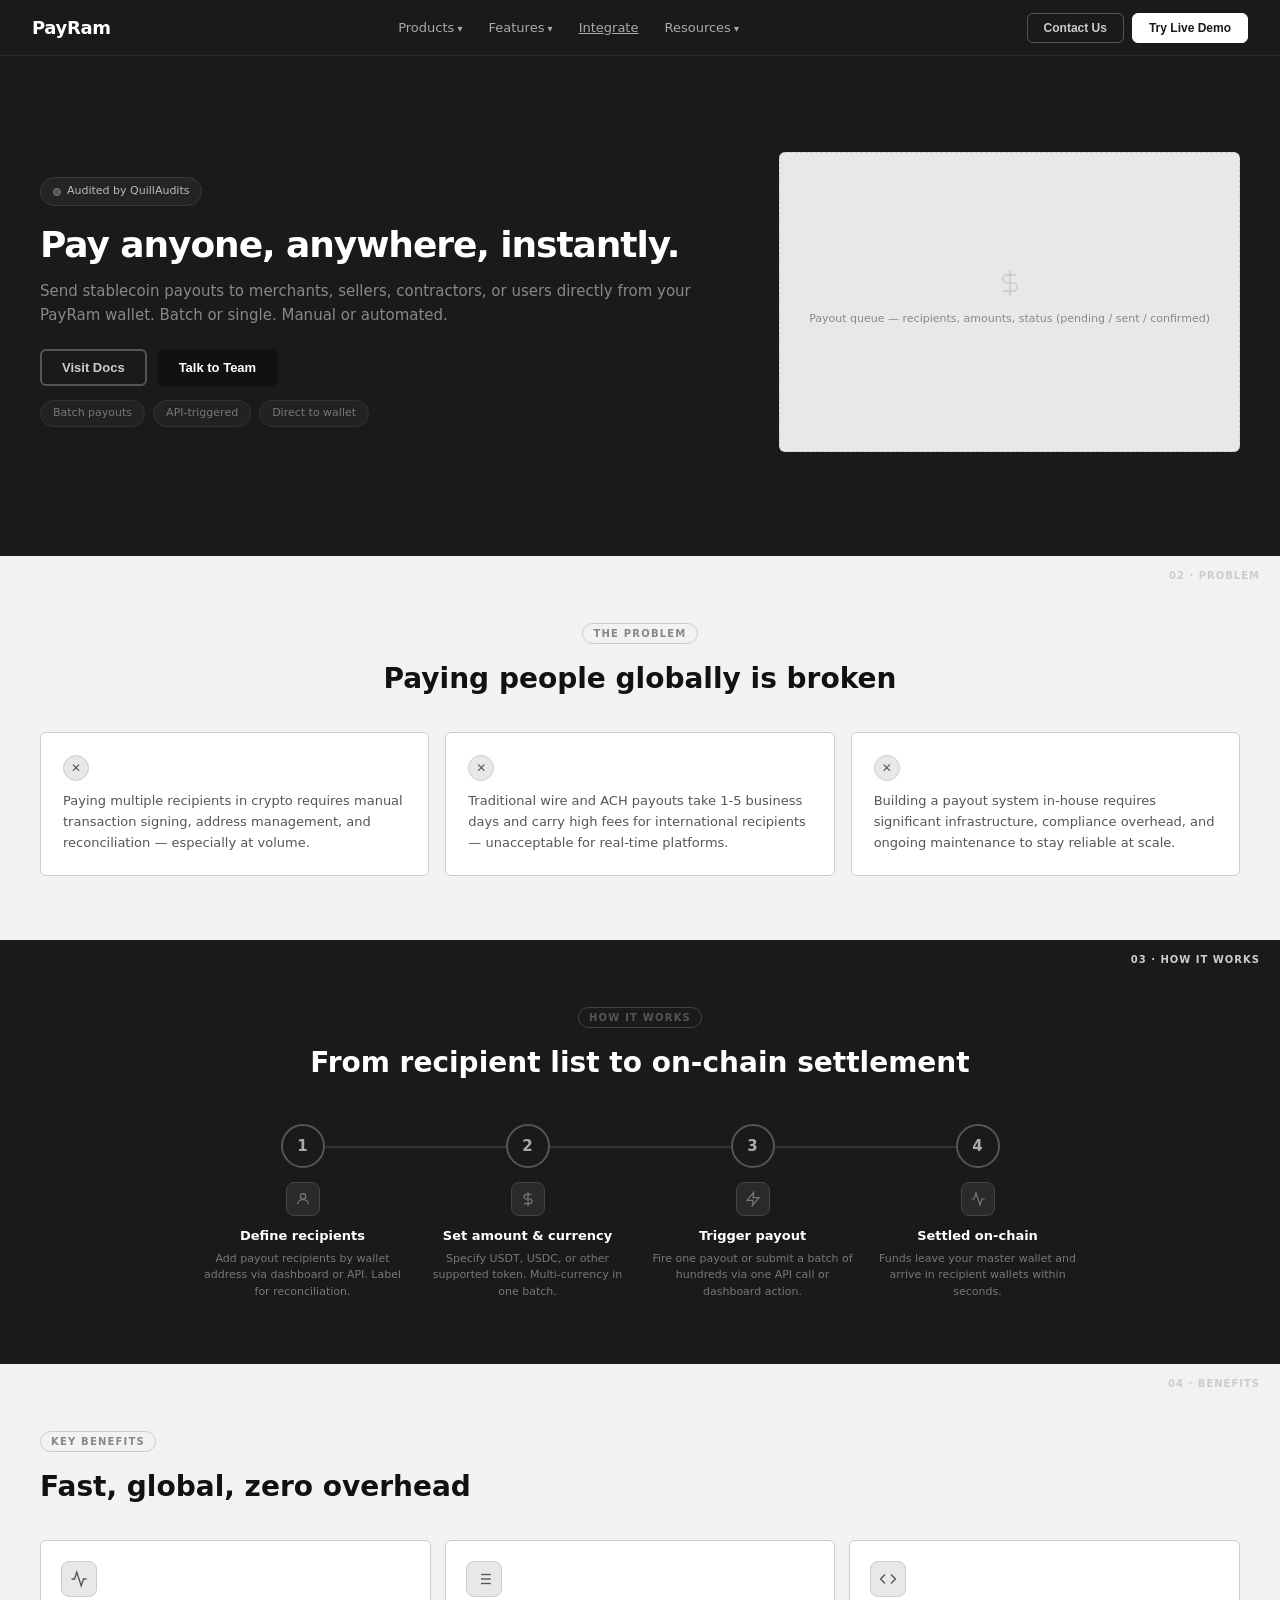
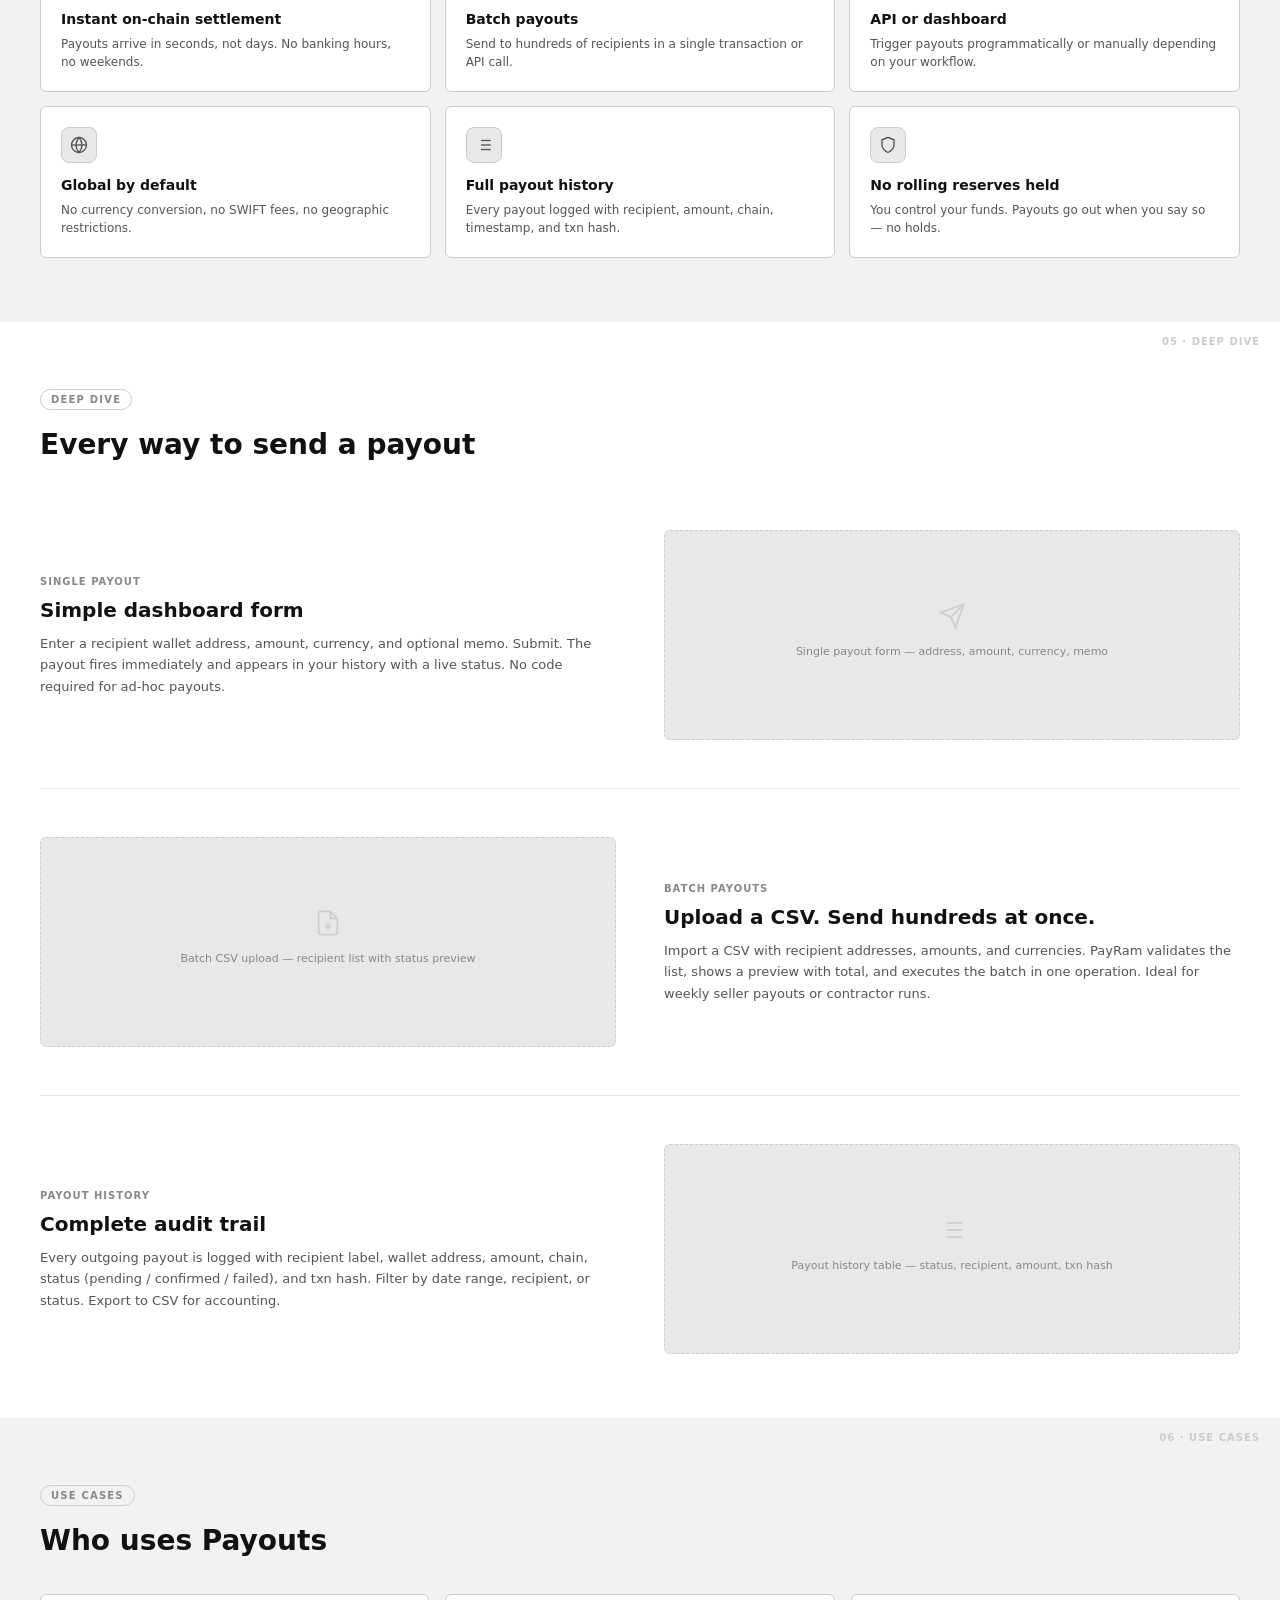
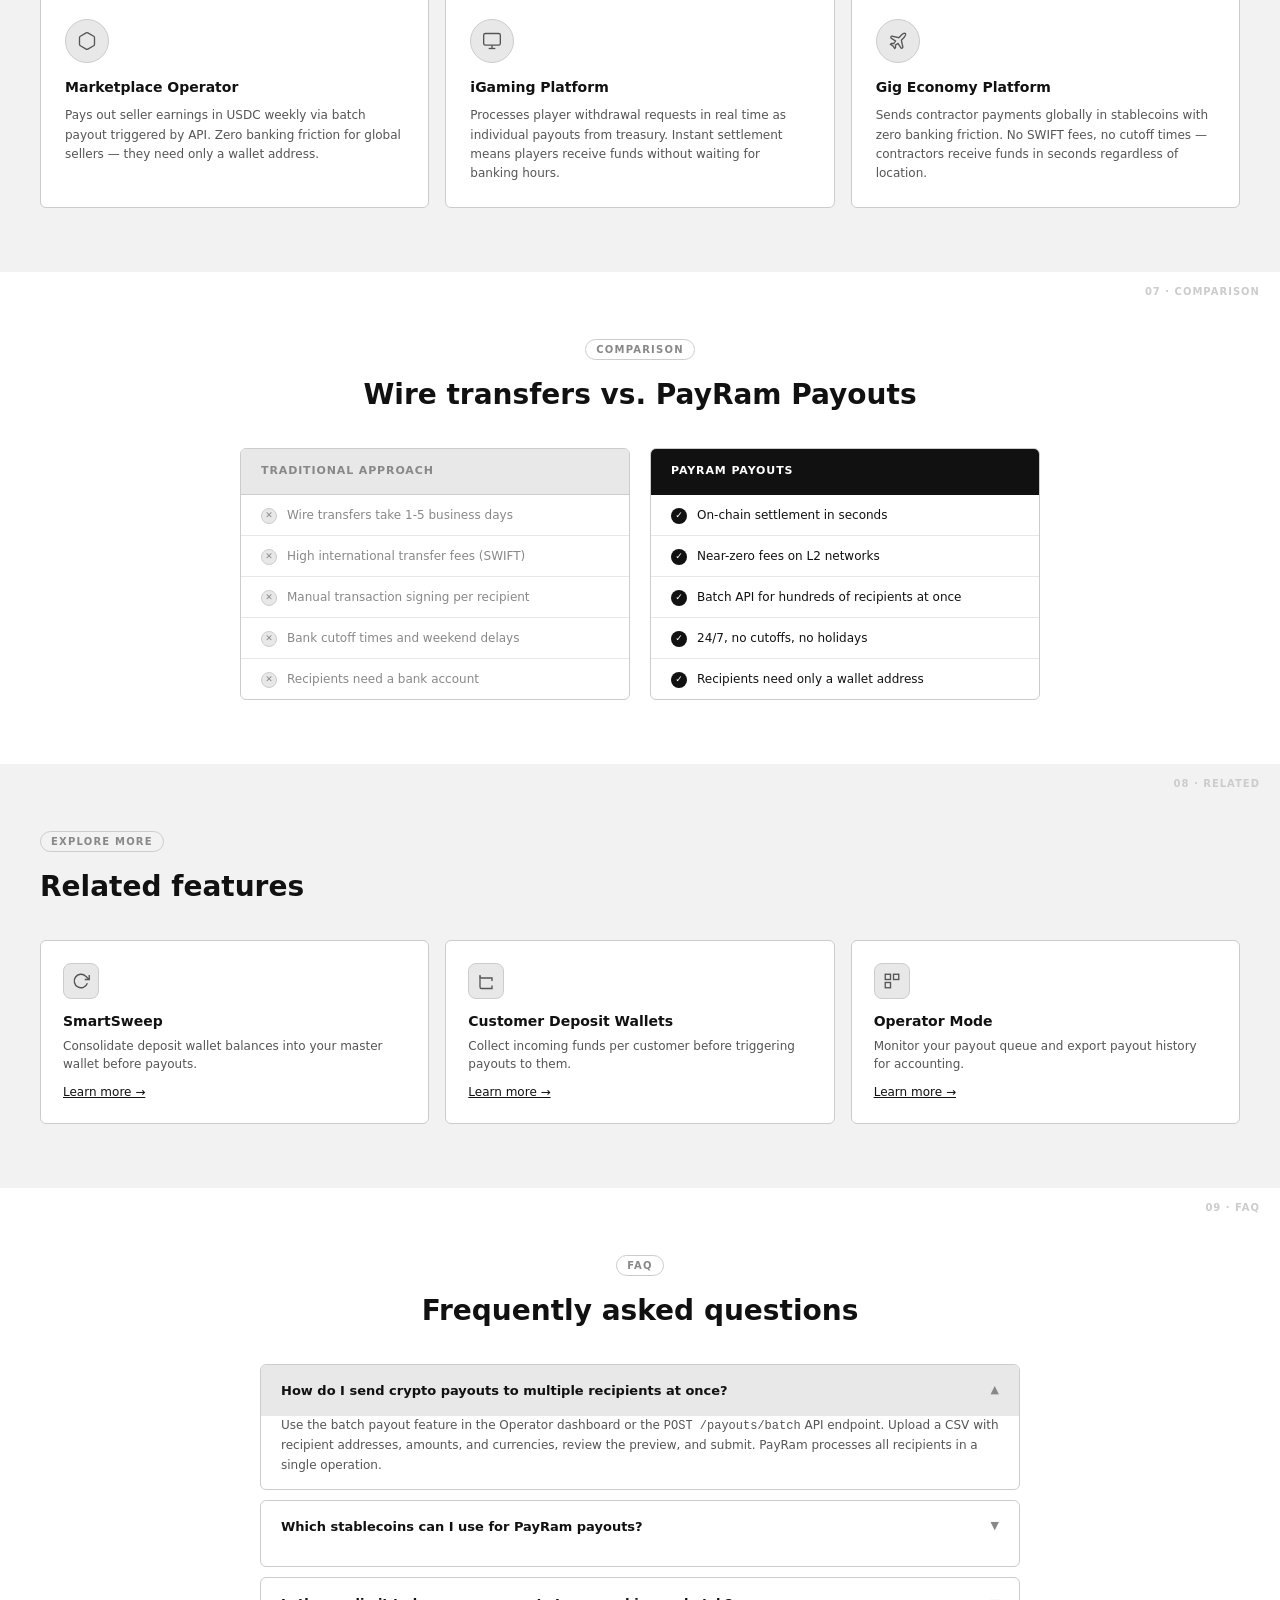
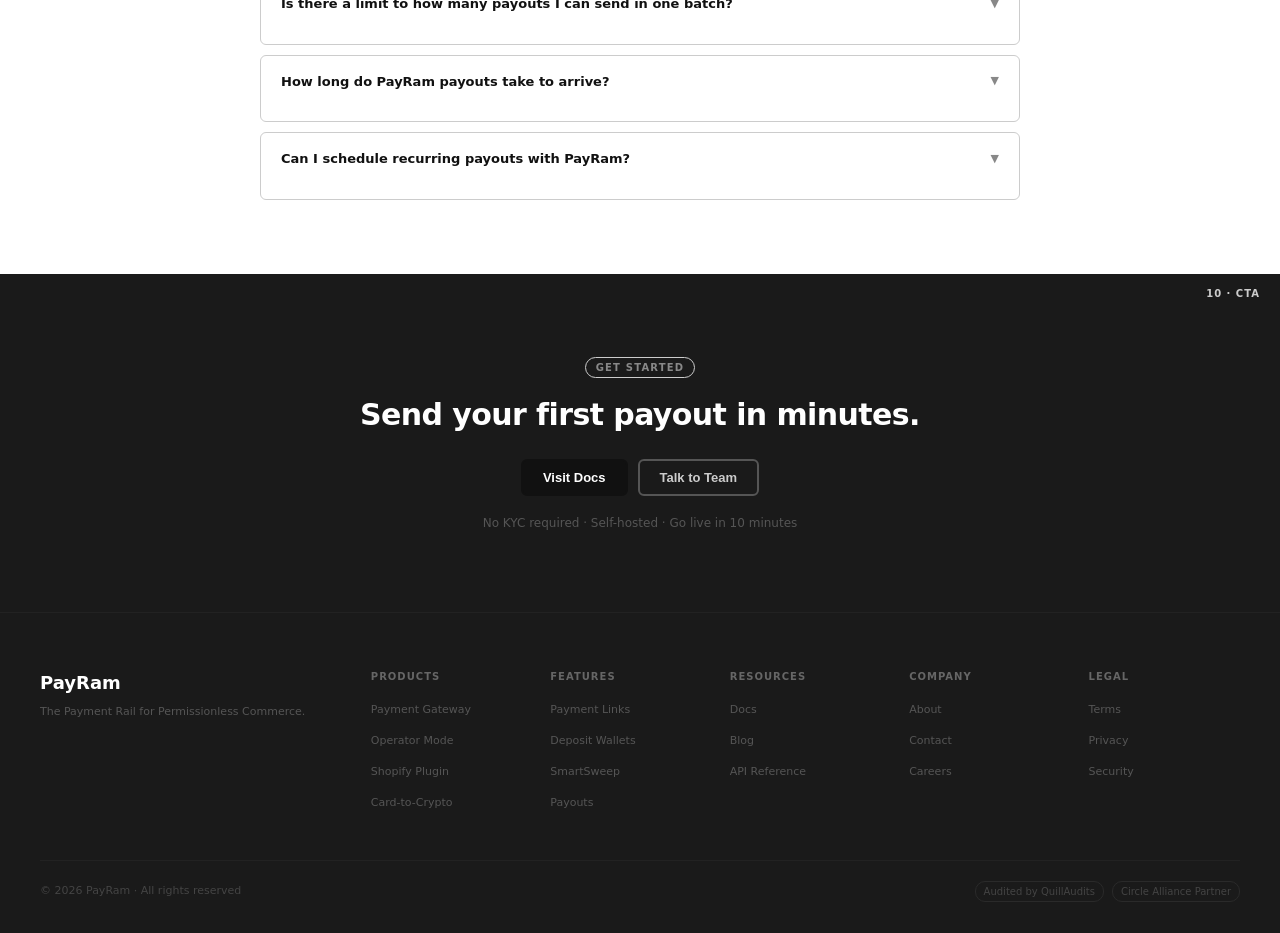
<file: payouts.html>
<!DOCTYPE html>
<html lang="en">
<head>
<meta charset="UTF-8" /><meta name="viewport" content="width=device-width, initial-scale=1.0" />
<title>Payouts — PayRam Wireframe</title>
<link rel="stylesheet" href="wf.css" />
</head>
<body>

<nav class="nav">
  <a href="index.html" class="nav-logo">PayRam</a>
  <div class="nav-links">
    <div class="nav-item">
      <span class="nav-link arr">Products</span>
      <div class="nav-drop">
        <a href="gateway.html" class="nav-drop-link"><span class="ndl-icon"><svg viewBox="0 0 24 24"><polygon points="13 2 3 14 12 14 11 22 21 10 12 10 13 2"/></svg></span>Payment Gateway</a>
        <a href="operator.html" class="nav-drop-link"><span class="ndl-icon"><svg viewBox="0 0 24 24"><rect x="3" y="3" width="7" height="7"/><rect x="14" y="3" width="7" height="7"/><rect x="3" y="14" width="7" height="7"/></svg></span>Operator Mode</a>
        <a href="shopify.html" class="nav-drop-link"><span class="ndl-icon"><svg viewBox="0 0 24 24"><path d="M6 2L3 6v14a2 2 0 0 0 2 2h14a2 2 0 0 0 2-2V6l-3-4z"/></svg></span>Shopify Plugin</a>
        <a href="card-to-crypto.html" class="nav-drop-link"><span class="ndl-icon"><svg viewBox="0 0 24 24"><rect x="1" y="4" width="22" height="16" rx="2"/><line x1="1" y1="10" x2="23" y2="10"/></svg></span>Card-to-Crypto</a>
      </div>
    </div>
    <div class="nav-item">
      <span class="nav-link arr">Features</span>
      <div class="nav-drop">
        <a href="payment-links.html" class="nav-drop-link"><span class="ndl-icon"><svg viewBox="0 0 24 24"><path d="M10 13a5 5 0 0 0 7.54.54l3-3a5 5 0 0 0-7.07-7.07l-1.72 1.71"/><path d="M14 11a5 5 0 0 0-7.54-.54l-3 3a5 5 0 0 0 7.07 7.07l1.71-1.71"/></svg></span>Payment Links &amp; API</a>
        <a href="deposit-wallets.html" class="nav-drop-link"><span class="ndl-icon"><svg viewBox="0 0 24 24"><path d="M20 12V22H4V12"/><path d="M22 7H2v5h20V7z"/><path d="M12 22V7"/></svg></span>Deposit Wallets</a>
        <a href="smartsweep.html" class="nav-drop-link"><span class="ndl-icon"><svg viewBox="0 0 24 24"><polyline points="23 6 13.5 15.5 8.5 10.5 1 18"/><polyline points="17 6 23 6 23 12"/></svg></span>SmartSweep</a>
        <a href="payouts.html" class="nav-drop-link"><span class="ndl-icon"><svg viewBox="0 0 24 24"><line x1="22" y1="2" x2="11" y2="13"/><polygon points="22 2 15 22 11 13 2 9 22 2"/></svg></span>Payouts</a>
      </div>
    </div>
    <a href="integrate.html" class="nav-link">Integrate</a>
    <div class="nav-item">
      <span class="nav-link arr">Resources</span>
      <div class="nav-drop">
        <a href="#" class="nav-drop-link"><span class="ndl-icon"><svg viewBox="0 0 24 24"><path d="M14 2H6a2 2 0 0 0-2 2v16a2 2 0 0 0 2 2h12a2 2 0 0 0 2-2V8z"/><polyline points="14 2 14 8 20 8"/></svg></span>Docs</a>
        <a href="#" class="nav-drop-link"><span class="ndl-icon"><svg viewBox="0 0 24 24"><path d="M2 3h6a4 4 0 0 1 4 4v14a3 3 0 0 0-3-3H2z"/><path d="M22 3h-6a4 4 0 0 0-4 4v14a3 3 0 0 1 3-3h7z"/></svg></span>Blog</a>
      </div>
    </div>
  </div>
  <div class="nav-right">
    <button class="nav-btn nav-btn-ghost">Contact Us</button>
    <button class="nav-btn nav-btn-solid">Try Live Demo</button>
  </div>
</nav>

<!-- ① HERO -->
<div class="hero-fp" data-s="01 · HERO">
  <div>
    <div class="hero-badge"><div class="badge-dot"></div> Audited by QuillAudits</div>
    <h1>Pay anyone, anywhere, instantly.</h1>
    <p class="hdesc">Send stablecoin payouts to merchants, sellers, contractors, or users directly from your PayRam wallet. Batch or single. Manual or automated.</p>
    <div class="btn-row">
      <button class="btn btn-outline" style="border-color:#555;color:#ccc">Visit Docs</button>
      <button class="btn btn-solid">Talk to Team</button>
    </div>
    <div class="pill-row">
      <span class="pill">Batch payouts</span>
      <span class="pill">API-triggered</span>
      <span class="pill">Direct to wallet</span>
    </div>
  </div>
  <div class="ph" style="height:300px;">
    <svg viewBox="0 0 24 24"><line x1="12" y1="1" x2="12" y2="23"/><path d="M17 5H9.5a3.5 3.5 0 0 0 0 7h5a3.5 3.5 0 0 1 0 7H6"/></svg>
    <div class="ph-label">Payout queue — recipients, amounts, status (pending / sent / confirmed)</div>
  </div>
</div>

<!-- ② PROBLEM -->
<section class="s-gray" data-s="02 · PROBLEM">
  <div class="center"><span class="section-tag">The Problem</span><div class="section-heading">Paying people globally is broken</div></div>
  <div class="prob-grid">
    <div class="prob-item"><div class="prob-x">✕</div><div class="prob-text">Paying multiple recipients in crypto requires manual transaction signing, address management, and reconciliation — especially at volume.</div></div>
    <div class="prob-item"><div class="prob-x">✕</div><div class="prob-text">Traditional wire and ACH payouts take 1-5 business days and carry high fees for international recipients — unacceptable for real-time platforms.</div></div>
    <div class="prob-item"><div class="prob-x">✕</div><div class="prob-text">Building a payout system in-house requires significant infrastructure, compliance overhead, and ongoing maintenance to stay reliable at scale.</div></div>
  </div>
</section>

<!-- ③ HOW IT WORKS -->
<section class="s-dark" data-s="03 · HOW IT WORKS">
  <div class="center"><span class="section-tag">How It Works</span><div class="section-heading">From recipient list to on-chain settlement</div></div>
  <div class="steps-wrap">
    <div class="steps-row">
      <div class="step">
        <div class="step-num">1</div>
        <div class="step-icon"><svg viewBox="0 0 24 24"><circle cx="12" cy="8" r="4"/><path d="M4 20c0-4 3.6-7 8-7s8 3 8 7"/></svg></div>
        <div class="step-title">Define recipients</div>
        <div class="step-desc">Add payout recipients by wallet address via dashboard or API. Label for reconciliation.</div>
      </div>
      <div class="step">
        <div class="step-num">2</div>
        <div class="step-icon"><svg viewBox="0 0 24 24"><line x1="12" y1="1" x2="12" y2="23"/><path d="M17 5H9.5a3.5 3.5 0 0 0 0 7h5a3.5 3.5 0 0 1 0 7H6"/></svg></div>
        <div class="step-title">Set amount &amp; currency</div>
        <div class="step-desc">Specify USDT, USDC, or other supported token. Multi-currency in one batch.</div>
      </div>
      <div class="step">
        <div class="step-num">3</div>
        <div class="step-icon"><svg viewBox="0 0 24 24"><polygon points="13 2 3 14 12 14 11 22 21 10 12 10 13 2"/></svg></div>
        <div class="step-title">Trigger payout</div>
        <div class="step-desc">Fire one payout or submit a batch of hundreds via one API call or dashboard action.</div>
      </div>
      <div class="step">
        <div class="step-num">4</div>
        <div class="step-icon"><svg viewBox="0 0 24 24"><polyline points="22 12 18 12 15 21 9 3 6 12 2 12"/></svg></div>
        <div class="step-title">Settled on-chain</div>
        <div class="step-desc">Funds leave your master wallet and arrive in recipient wallets within seconds.</div>
      </div>
    </div>
  </div>
</section>

<!-- ④ BENEFITS -->
<section class="s-gray" data-s="04 · BENEFITS">
  <span class="section-tag">Key Benefits</span>
  <div class="section-heading">Fast, global, zero overhead</div>
  <div class="benefits-grid">
    <div class="card"><div class="ci"><svg viewBox="0 0 24 24"><polyline points="22 12 18 12 15 21 9 3 6 12 2 12"/></svg></div><div class="ct">Instant on-chain settlement</div><div class="cd">Payouts arrive in seconds, not days. No banking hours, no weekends.</div></div>
    <div class="card"><div class="ci"><svg viewBox="0 0 24 24"><line x1="8" y1="6" x2="21" y2="6"/><line x1="8" y1="12" x2="21" y2="12"/><line x1="8" y1="18" x2="21" y2="18"/></svg></div><div class="ct">Batch payouts</div><div class="cd">Send to hundreds of recipients in a single transaction or API call.</div></div>
    <div class="card"><div class="ci"><svg viewBox="0 0 24 24"><polyline points="16 18 22 12 16 6"/><polyline points="8 6 2 12 8 18"/></svg></div><div class="ct">API or dashboard</div><div class="cd">Trigger payouts programmatically or manually depending on your workflow.</div></div>
    <div class="card"><div class="ci"><svg viewBox="0 0 24 24"><circle cx="12" cy="12" r="10"/><line x1="2" y1="12" x2="22" y2="12"/><path d="M12 2a15.3 15.3 0 0 1 4 10 15.3 15.3 0 0 1-4 10 15.3 15.3 0 0 1-4-10 15.3 15.3 0 0 1 4-10z"/></svg></div><div class="ct">Global by default</div><div class="cd">No currency conversion, no SWIFT fees, no geographic restrictions.</div></div>
    <div class="card"><div class="ci"><svg viewBox="0 0 24 24"><line x1="8" y1="6" x2="21" y2="6"/><line x1="8" y1="12" x2="21" y2="12"/><line x1="8" y1="18" x2="21" y2="18"/><line x1="3" y1="6" x2="3.01" y2="6"/></svg></div><div class="ct">Full payout history</div><div class="cd">Every payout logged with recipient, amount, chain, timestamp, and txn hash.</div></div>
    <div class="card"><div class="ci"><svg viewBox="0 0 24 24"><path d="M12 22s8-4 8-10V5l-8-3-8 3v7c0 6 8 10 8 10z"/></svg></div><div class="ct">No rolling reserves held</div><div class="cd">You control your funds. Payouts go out when you say so — no holds.</div></div>
  </div>
</section>

<!-- ⑤ DEEP DIVE -->
<section class="s-white" data-s="05 · DEEP DIVE">
  <span class="section-tag">Deep Dive</span>
  <div class="section-heading">Every way to send a payout</div>
  <div class="deepdive-rows">
    <div class="ddr">
      <div class="ddr-text"><div class="ddr-label">Single payout</div><div class="ddr-title">Simple dashboard form</div><div class="ddr-desc">Enter a recipient wallet address, amount, currency, and optional memo. Submit. The payout fires immediately and appears in your history with a live status. No code required for ad-hoc payouts.</div></div>
      <div class="ddr-visual"><div class="ph" style="height:210px;"><svg viewBox="0 0 24 24"><line x1="22" y1="2" x2="11" y2="13"/><polygon points="22 2 15 22 11 13 2 9 22 2"/></svg><div class="ph-label">Single payout form — address, amount, currency, memo</div></div></div>
    </div>
    <div class="ddr flip">
      <div class="ddr-text"><div class="ddr-label">Batch payouts</div><div class="ddr-title">Upload a CSV. Send hundreds at once.</div><div class="ddr-desc">Import a CSV with recipient addresses, amounts, and currencies. PayRam validates the list, shows a preview with total, and executes the batch in one operation. Ideal for weekly seller payouts or contractor runs.</div></div>
      <div class="ddr-visual"><div class="ph" style="height:210px;"><svg viewBox="0 0 24 24"><path d="M14 2H6a2 2 0 0 0-2 2v16a2 2 0 0 0 2 2h12a2 2 0 0 0 2-2V8z"/><polyline points="14 2 14 8 20 8"/><line x1="12" y1="18" x2="12" y2="12"/><line x1="9" y1="15" x2="15" y2="15"/></svg><div class="ph-label">Batch CSV upload — recipient list with status preview</div></div></div>
    </div>
    <div class="ddr">
      <div class="ddr-text"><div class="ddr-label">Payout history</div><div class="ddr-title">Complete audit trail</div><div class="ddr-desc">Every outgoing payout is logged with recipient label, wallet address, amount, chain, status (pending / confirmed / failed), and txn hash. Filter by date range, recipient, or status. Export to CSV for accounting.</div></div>
      <div class="ddr-visual"><div class="ph" style="height:210px;"><svg viewBox="0 0 24 24"><line x1="8" y1="6" x2="21" y2="6"/><line x1="8" y1="12" x2="21" y2="12"/><line x1="8" y1="18" x2="21" y2="18"/><line x1="3" y1="6" x2="3.01" y2="6"/></svg><div class="ph-label">Payout history table — status, recipient, amount, txn hash</div></div></div>
    </div>
  </div>
</section>

<!-- ⑥ USE CASES -->
<section class="s-gray" data-s="06 · USE CASES">
  <span class="section-tag">Use Cases</span>
  <div class="section-heading">Who uses Payouts</div>
  <div class="persona-grid">
    <div class="persona-card"><div class="persona-icon"><svg viewBox="0 0 24 24"><path d="M21 16V8a2 2 0 0 0-1-1.73l-7-4a2 2 0 0 0-2 0l-7 4A2 2 0 0 0 3 8v8a2 2 0 0 0 1 1.73l7 4a2 2 0 0 0 2 0l7-4A2 2 0 0 0 21 16z"/></svg></div><div class="persona-title">Marketplace Operator</div><div class="persona-desc">Pays out seller earnings in USDC weekly via batch payout triggered by API. Zero banking friction for global sellers — they need only a wallet address.</div></div>
    <div class="persona-card"><div class="persona-icon"><svg viewBox="0 0 24 24"><rect x="2" y="3" width="20" height="14" rx="2"/><path d="M8 21h8"/><path d="M12 17v4"/></svg></div><div class="persona-title">iGaming Platform</div><div class="persona-desc">Processes player withdrawal requests in real time as individual payouts from treasury. Instant settlement means players receive funds without waiting for banking hours.</div></div>
    <div class="persona-card"><div class="persona-icon"><svg viewBox="0 0 24 24"><path d="M17.8 19.2L16 11l3.5-3.5C21 6 21.5 4 21 3c-1-.5-3 0-4.5 1.5L13 8 4.8 6.2c-.5-.1-.9.1-1.1.5l-.3.5c-.2.5-.1 1 .3 1.3L9 12l-2 3H4l-1 1 3 2 2 3 1-1v-3l3-2 3.5 5.3c.3.4.8.5 1.3.3l.5-.2c.4-.3.6-.7.5-1.2z"/></svg></div><div class="persona-title">Gig Economy Platform</div><div class="persona-desc">Sends contractor payments globally in stablecoins with zero banking friction. No SWIFT fees, no cutoff times — contractors receive funds in seconds regardless of location.</div></div>
  </div>
</section>

<!-- ⑦ COMPARISON -->
<section class="s-white" data-s="07 · COMPARISON">
  <div class="center"><span class="section-tag">Comparison</span><div class="section-heading">Wire transfers vs. PayRam Payouts</div></div>
  <div class="cmp-split">
    <div class="cmp-col">
      <div class="cmp-hdr old">Traditional Approach</div>
      <div class="cmp-row old-row"><div class="cmp-dot x">✕</div>Wire transfers take 1-5 business days</div>
      <div class="cmp-row old-row"><div class="cmp-dot x">✕</div>High international transfer fees (SWIFT)</div>
      <div class="cmp-row old-row"><div class="cmp-dot x">✕</div>Manual transaction signing per recipient</div>
      <div class="cmp-row old-row"><div class="cmp-dot x">✕</div>Bank cutoff times and weekend delays</div>
      <div class="cmp-row old-row"><div class="cmp-dot x">✕</div>Recipients need a bank account</div>
    </div>
    <div class="cmp-col">
      <div class="cmp-hdr new">PayRam Payouts</div>
      <div class="cmp-row new-row"><div class="cmp-dot ok">✓</div>On-chain settlement in seconds</div>
      <div class="cmp-row new-row"><div class="cmp-dot ok">✓</div>Near-zero fees on L2 networks</div>
      <div class="cmp-row new-row"><div class="cmp-dot ok">✓</div>Batch API for hundreds of recipients at once</div>
      <div class="cmp-row new-row"><div class="cmp-dot ok">✓</div>24/7, no cutoffs, no holidays</div>
      <div class="cmp-row new-row"><div class="cmp-dot ok">✓</div>Recipients need only a wallet address</div>
    </div>
  </div>
</section>

<!-- ⑧ RELATED -->
<section class="s-gray" data-s="08 · RELATED">
  <span class="section-tag">Explore More</span><div class="section-heading">Related features</div>
  <div class="related-grid">
    <div class="related-card card"><div class="ci"><svg viewBox="0 0 24 24"><polyline points="23 4 23 10 17 10"/><path d="M20.49 15a9 9 0 1 1-2.12-9.36L23 10"/></svg></div><div class="ct">SmartSweep</div><div class="cd">Consolidate deposit wallet balances into your master wallet before payouts.</div><a class="related-link" href="smartsweep.html">Learn more →</a></div>
    <div class="related-card card"><div class="ci"><svg viewBox="0 0 24 24"><path d="M20 12V8H6a2 2 0 0 1-2-2V4"/><path d="M4 6v14a2 2 0 0 0 2 2h14v-4"/></svg></div><div class="ct">Customer Deposit Wallets</div><div class="cd">Collect incoming funds per customer before triggering payouts to them.</div><a class="related-link" href="deposit-wallets.html">Learn more →</a></div>
    <div class="related-card card"><div class="ci"><svg viewBox="0 0 24 24"><rect x="3" y="3" width="7" height="7"/><rect x="14" y="3" width="7" height="7"/><rect x="3" y="14" width="7" height="7"/></svg></div><div class="ct">Operator Mode</div><div class="cd">Monitor your payout queue and export payout history for accounting.</div><a class="related-link" href="operator.html">Learn more →</a></div>
  </div>
</section>

<!-- ⑨ FAQ -->
<section class="s-white" data-s="09 · FAQ">
  <div class="center"><span class="section-tag">FAQ</span><div class="section-heading">Frequently asked questions</div></div>
  <div class="faq-wrap">
    <div class="faq-item open"><div class="faq-q">How do I send crypto payouts to multiple recipients at once? <span class="faq-arrow">▲</span></div><div class="faq-a">Use the batch payout feature in the Operator dashboard or the <code>POST /payouts/batch</code> API endpoint. Upload a CSV with recipient addresses, amounts, and currencies, review the preview, and submit. PayRam processes all recipients in a single operation.</div></div>
    <div class="faq-item"><div class="faq-q">Which stablecoins can I use for PayRam payouts? <span class="faq-arrow">▼</span></div><div class="faq-a"></div></div>
    <div class="faq-item"><div class="faq-q">Is there a limit to how many payouts I can send in one batch? <span class="faq-arrow">▼</span></div><div class="faq-a"></div></div>
    <div class="faq-item"><div class="faq-q">How long do PayRam payouts take to arrive? <span class="faq-arrow">▼</span></div><div class="faq-a"></div></div>
    <div class="faq-item"><div class="faq-q">Can I schedule recurring payouts with PayRam? <span class="faq-arrow">▼</span></div><div class="faq-a"></div></div>
  </div>
</section>

<!-- ⑩ CTA -->
<section class="cta-sec" data-s="10 · CTA">
  <div class="section-tag">Get Started</div>
  <div class="cta-headline">Send your first payout in minutes.</div>
  <div class="btn-row"><button class="btn btn-solid">Visit Docs</button><button class="btn btn-outline" style="border-color:#555;color:#ccc">Talk to Team</button></div>
  <div class="cta-sub">No KYC required · Self-hosted · Go live in 10 minutes</div>
</section>

<footer class="footer">
  <div class="footer-cols">
    <div><div class="footer-logo">PayRam</div><div class="footer-tagline">The Payment Rail for Permissionless Commerce.</div></div>
    <div><div class="footer-col-title">Products</div><ul class="footer-links"><li><a href="gateway.html">Payment Gateway</a></li><li><a href="operator.html">Operator Mode</a></li><li><a href="shopify.html">Shopify Plugin</a></li><li><a href="card-to-crypto.html">Card-to-Crypto</a></li></ul></div>
    <div><div class="footer-col-title">Features</div><ul class="footer-links"><li><a href="payment-links.html">Payment Links</a></li><li><a href="deposit-wallets.html">Deposit Wallets</a></li><li><a href="smartsweep.html">SmartSweep</a></li><li><a href="payouts.html">Payouts</a></li></ul></div>
    <div><div class="footer-col-title">Resources</div><ul class="footer-links"><li><a href="#">Docs</a></li><li><a href="#">Blog</a></li><li><a href="#">API Reference</a></li></ul></div>
    <div><div class="footer-col-title">Company</div><ul class="footer-links"><li><a href="#">About</a></li><li><a href="#">Contact</a></li><li><a href="#">Careers</a></li></ul></div>
    <div><div class="footer-col-title">Legal</div><ul class="footer-links"><li><a href="#">Terms</a></li><li><a href="#">Privacy</a></li><li><a href="#">Security</a></li></ul></div>
  </div>
  <div class="footer-bar"><div class="footer-bar-text">© 2026 PayRam · All rights reserved</div><div class="footer-bar-badges"><span class="footer-bar-badge">Audited by QuillAudits</span><span class="footer-bar-badge">Circle Alliance Partner</span></div></div>
</footer>
</body></html>
</file>
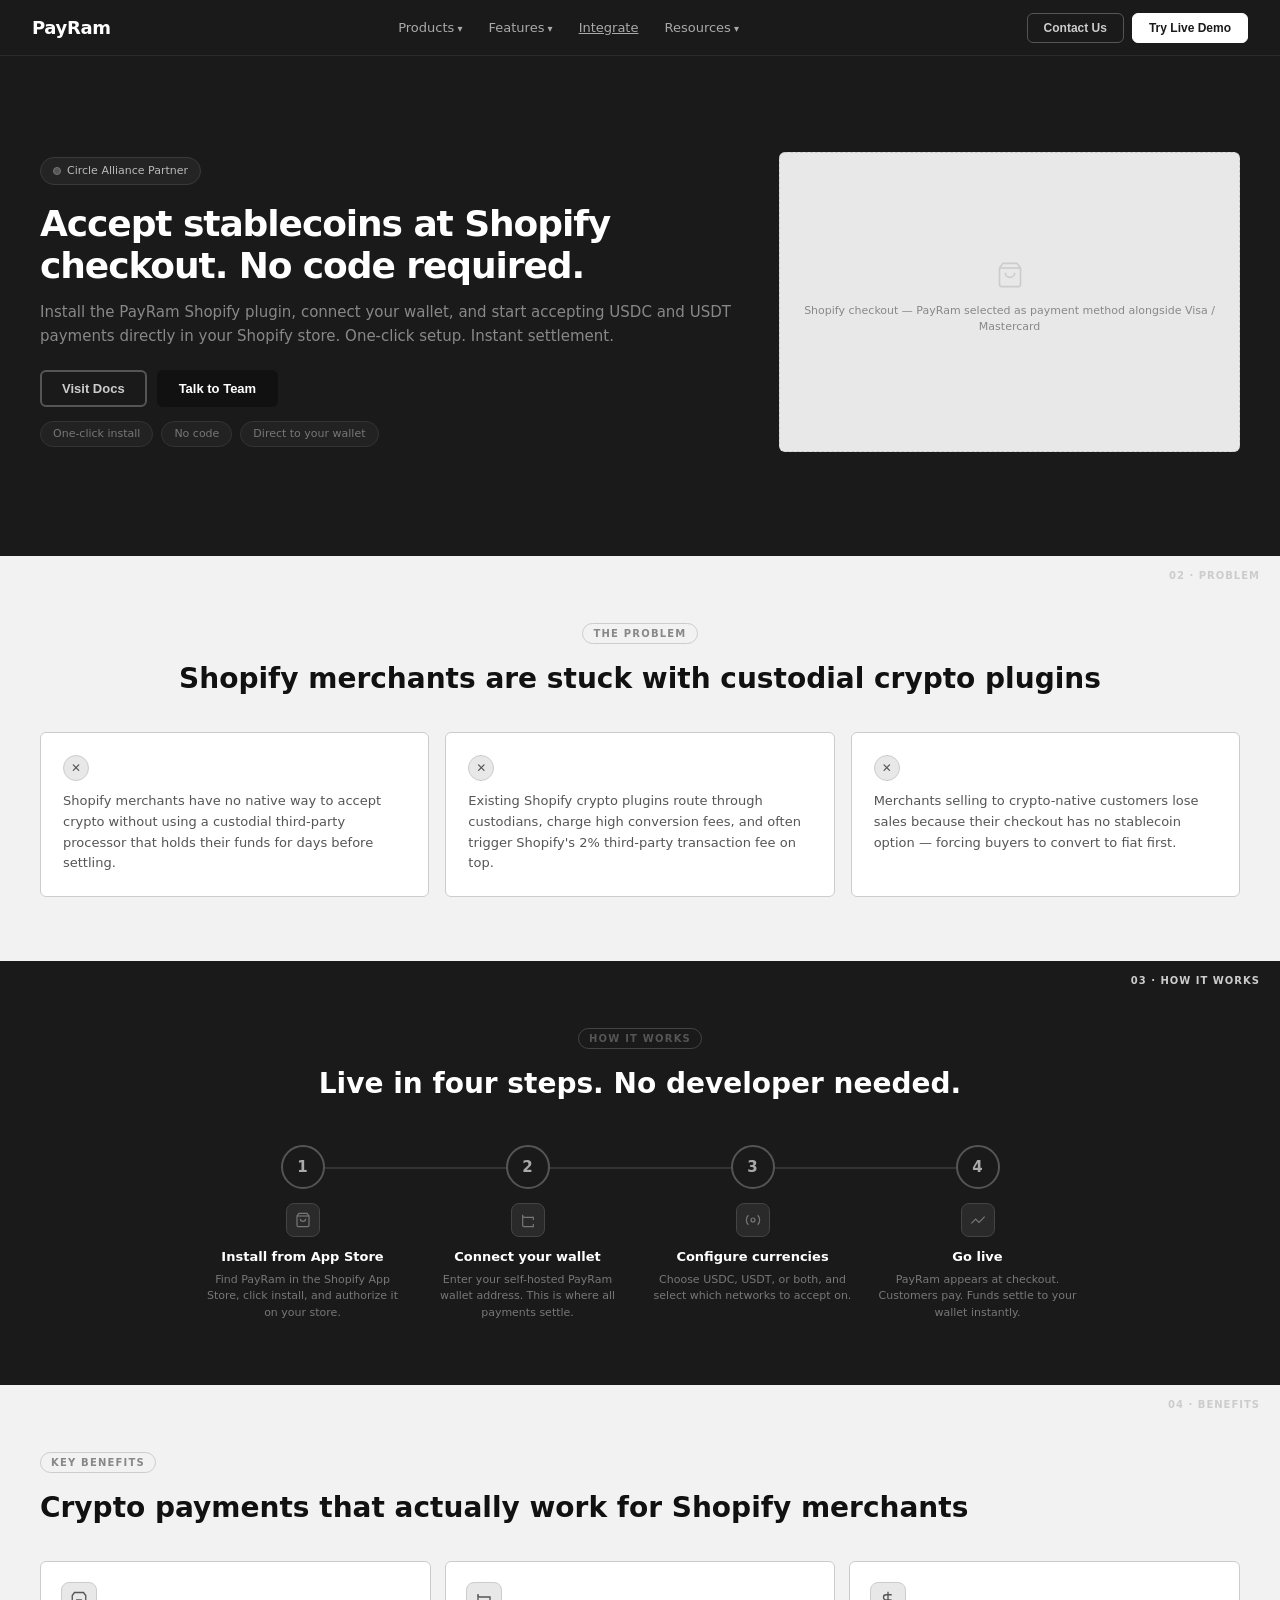
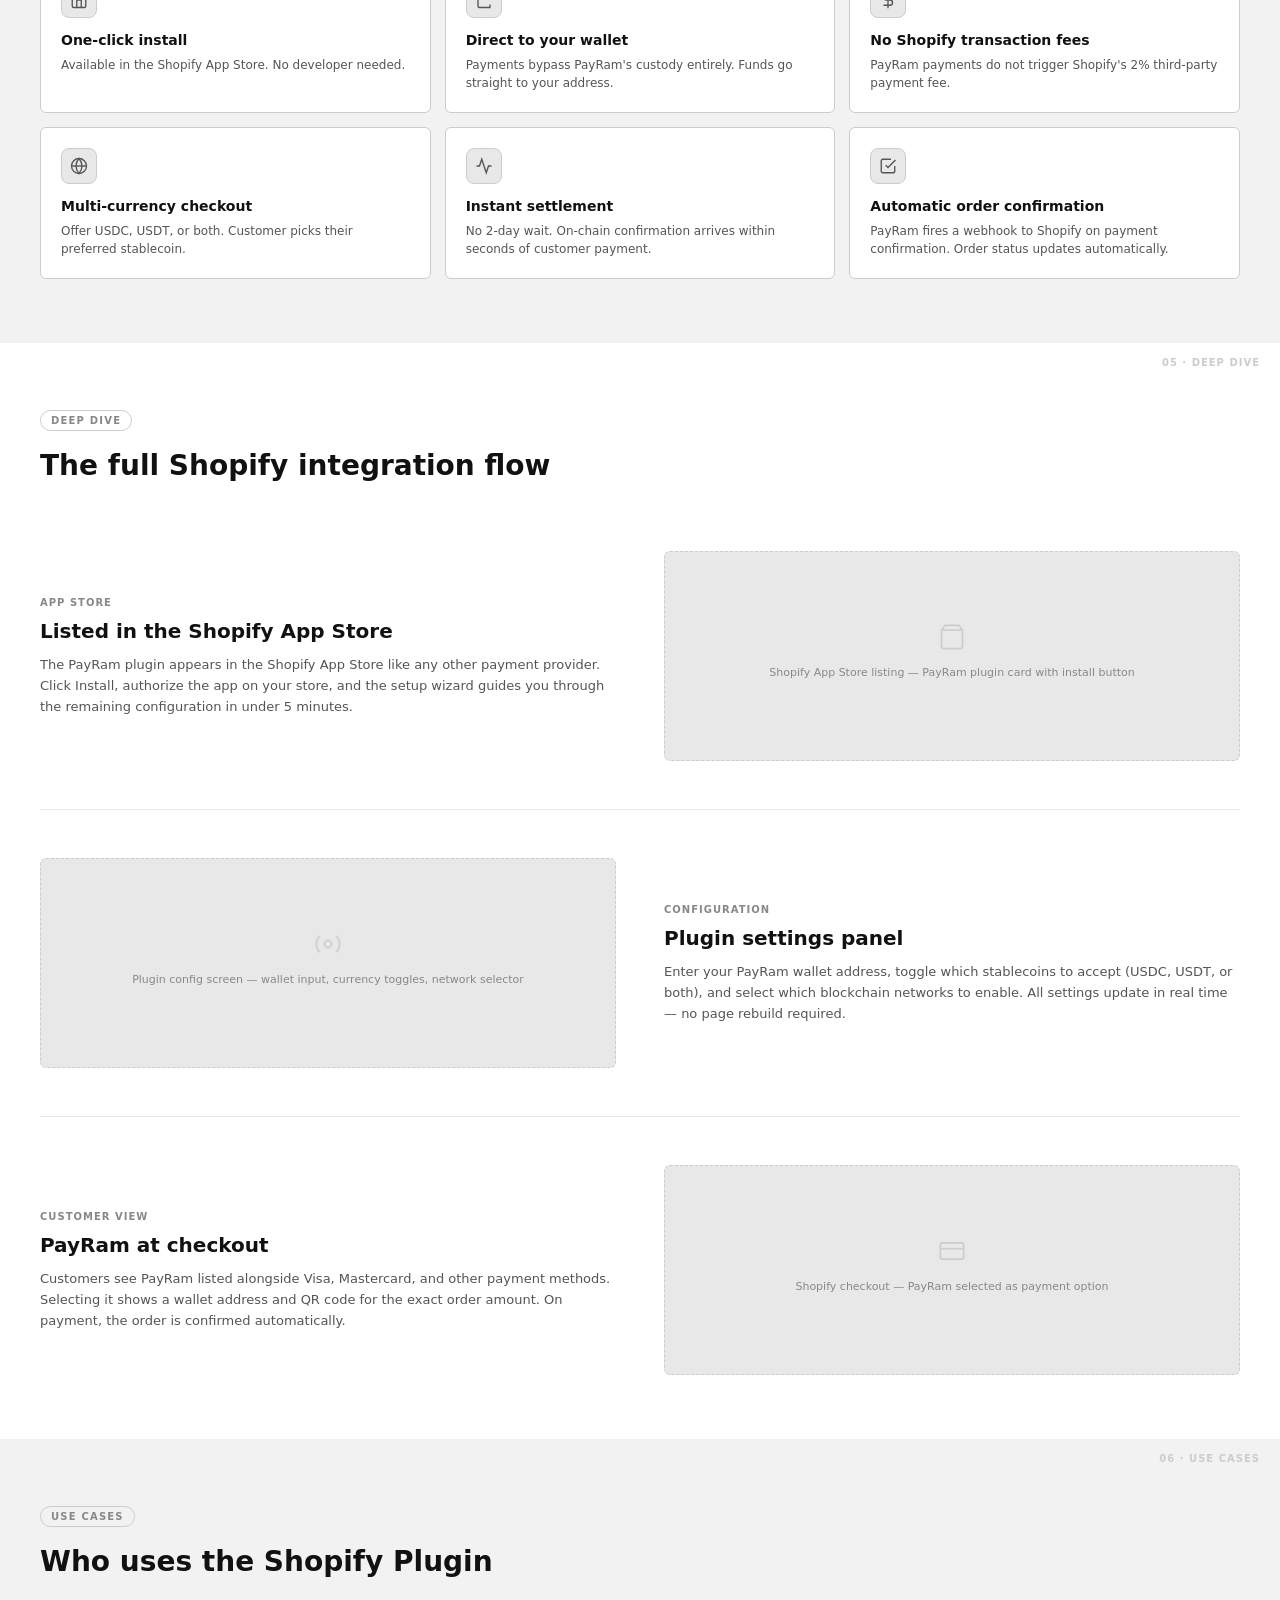
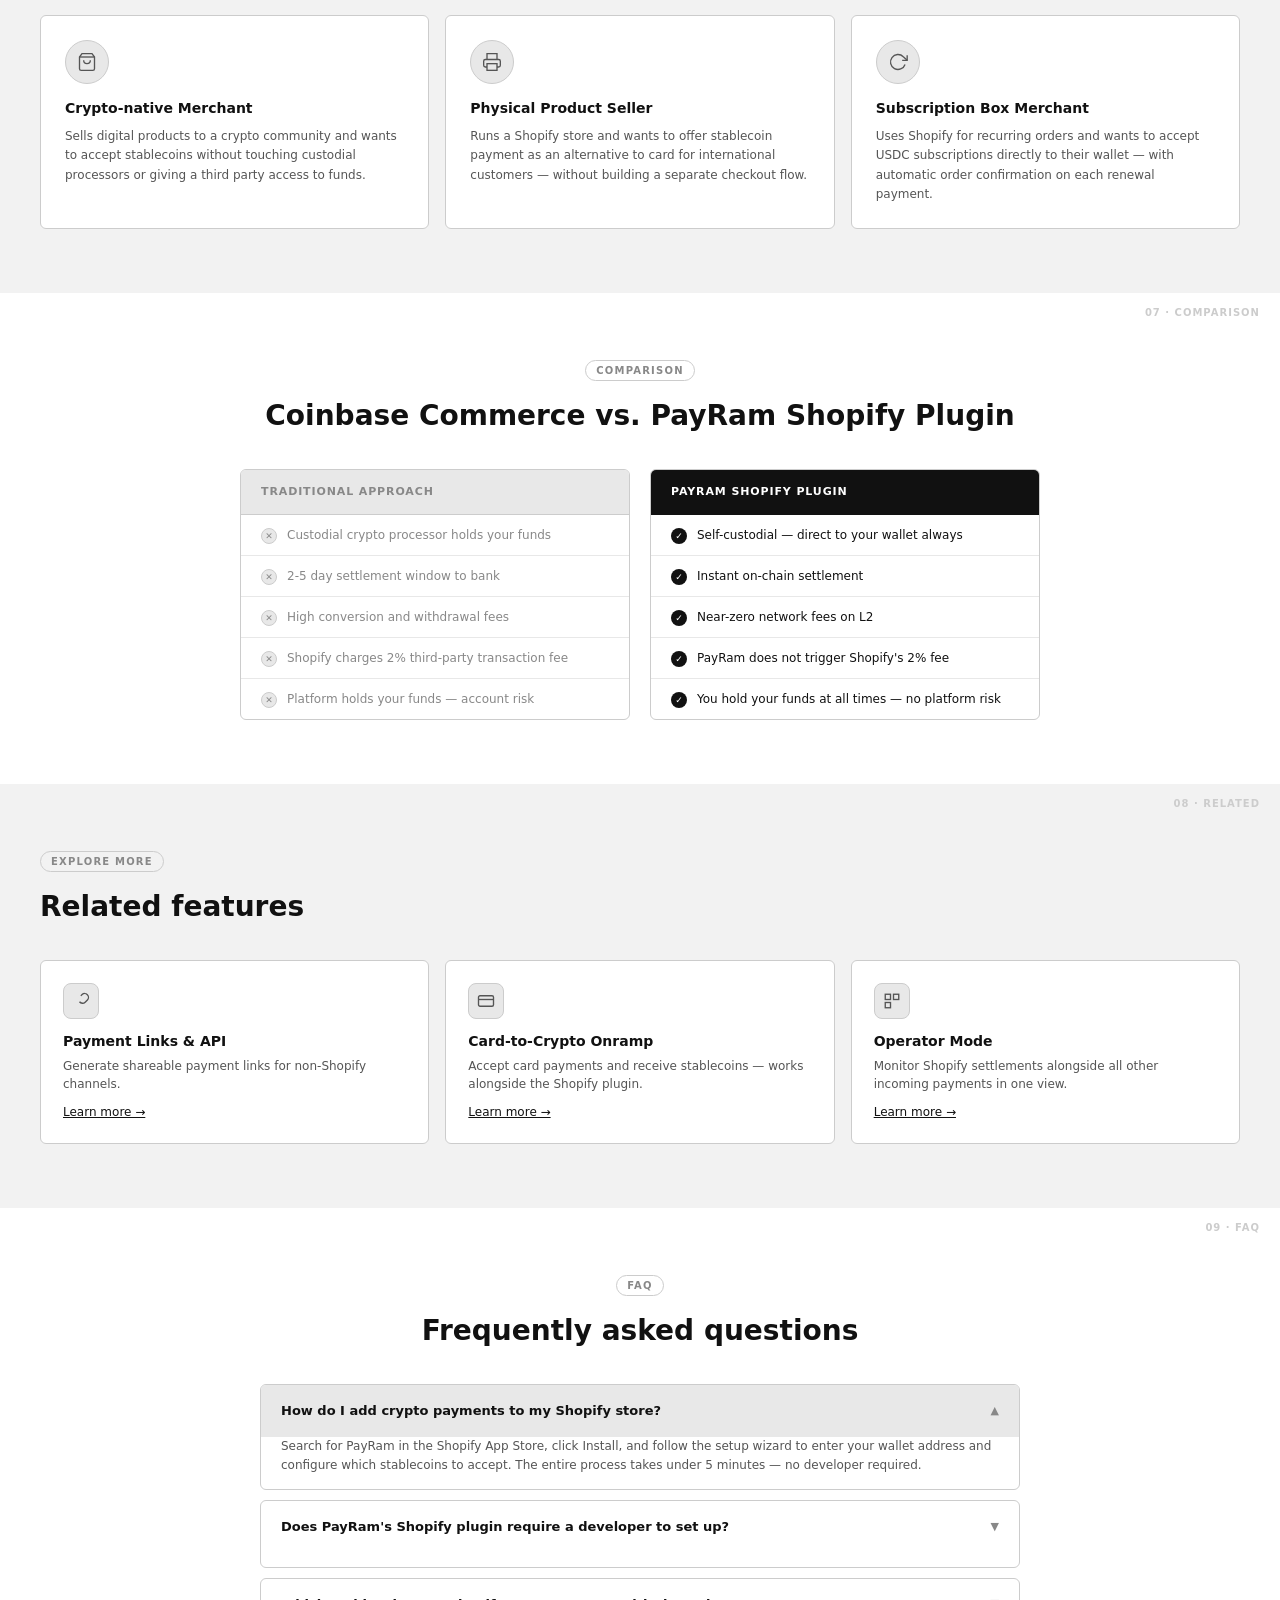
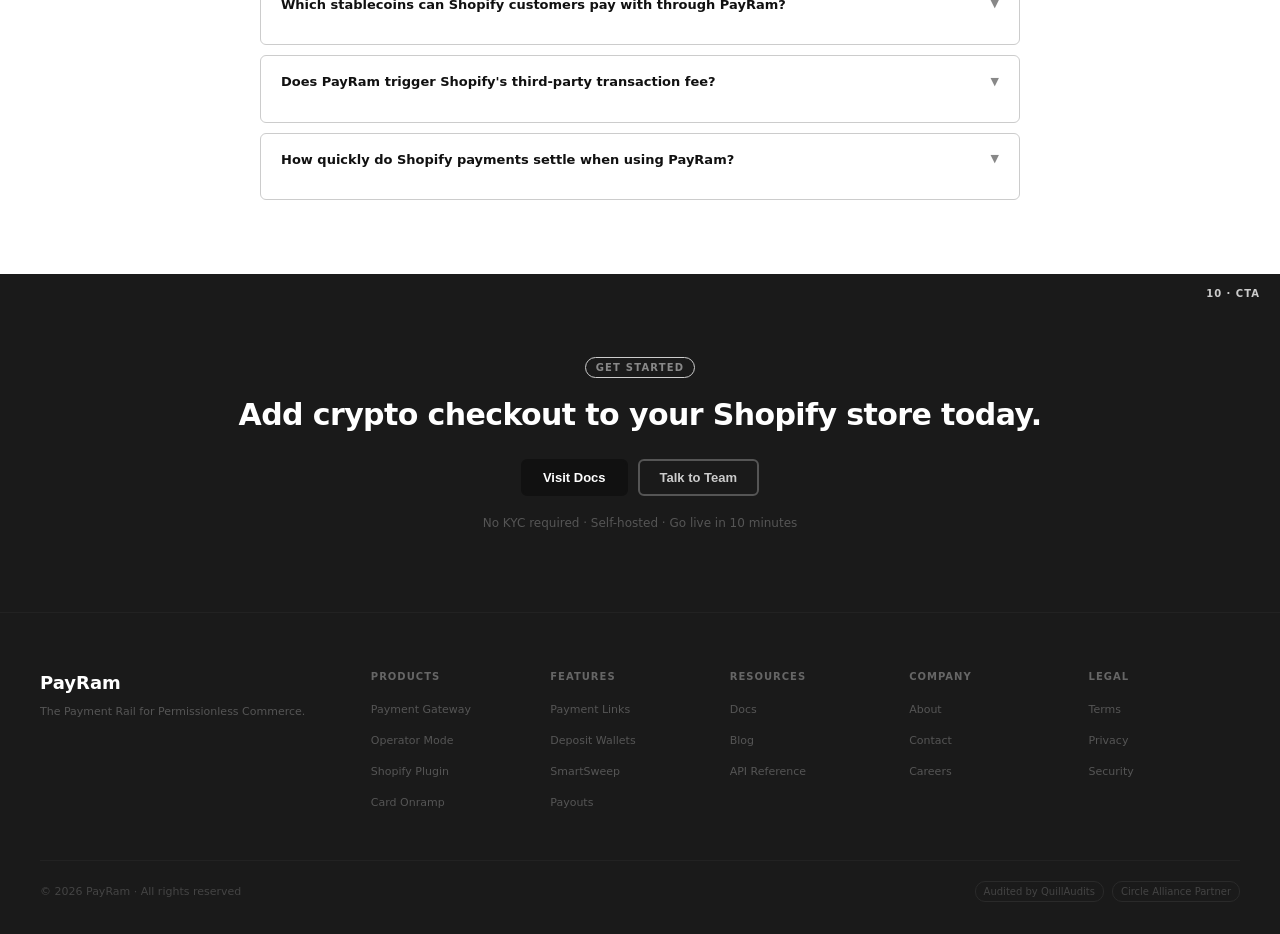
<file: shopify.html>
<!DOCTYPE html>
<html lang="en">
<head>
<meta charset="UTF-8" /><meta name="viewport" content="width=device-width, initial-scale=1.0" />
<title>Shopify Plugin — PayRam Wireframe</title>
<link rel="stylesheet" href="wf.css" />
</head>
<body>

<nav class="nav">
  <a href="index.html" class="nav-logo">PayRam</a>
  <div class="nav-links">
    <div class="nav-item">
      <span class="nav-link arr">Products</span>
      <div class="nav-drop">
        <a href="gateway.html" class="nav-drop-link"><span class="ndl-icon"><svg viewBox="0 0 24 24"><polygon points="13 2 3 14 12 14 11 22 21 10 12 10 13 2"/></svg></span>Payment Gateway</a>
        <a href="operator.html" class="nav-drop-link"><span class="ndl-icon"><svg viewBox="0 0 24 24"><rect x="3" y="3" width="7" height="7"/><rect x="14" y="3" width="7" height="7"/><rect x="3" y="14" width="7" height="7"/></svg></span>Operator Mode</a>
        <a href="shopify.html" class="nav-drop-link"><span class="ndl-icon"><svg viewBox="0 0 24 24"><path d="M6 2L3 6v14a2 2 0 0 0 2 2h14a2 2 0 0 0 2-2V6l-3-4z"/></svg></span>Shopify Plugin</a>
        <a href="card-to-crypto.html" class="nav-drop-link"><span class="ndl-icon"><svg viewBox="0 0 24 24"><rect x="1" y="4" width="22" height="16" rx="2"/><line x1="1" y1="10" x2="23" y2="10"/></svg></span>Card-to-Crypto</a>
      </div>
    </div>
    <div class="nav-item">
      <span class="nav-link arr">Features</span>
      <div class="nav-drop">
        <a href="payment-links.html" class="nav-drop-link"><span class="ndl-icon"><svg viewBox="0 0 24 24"><path d="M10 13a5 5 0 0 0 7.54.54l3-3a5 5 0 0 0-7.07-7.07l-1.72 1.71"/><path d="M14 11a5 5 0 0 0-7.54-.54l-3 3a5 5 0 0 0 7.07 7.07l1.71-1.71"/></svg></span>Payment Links &amp; API</a>
        <a href="deposit-wallets.html" class="nav-drop-link"><span class="ndl-icon"><svg viewBox="0 0 24 24"><path d="M20 12V22H4V12"/><path d="M22 7H2v5h20V7z"/><path d="M12 22V7"/></svg></span>Deposit Wallets</a>
        <a href="smartsweep.html" class="nav-drop-link"><span class="ndl-icon"><svg viewBox="0 0 24 24"><polyline points="23 6 13.5 15.5 8.5 10.5 1 18"/><polyline points="17 6 23 6 23 12"/></svg></span>SmartSweep</a>
        <a href="payouts.html" class="nav-drop-link"><span class="ndl-icon"><svg viewBox="0 0 24 24"><line x1="22" y1="2" x2="11" y2="13"/><polygon points="22 2 15 22 11 13 2 9 22 2"/></svg></span>Payouts</a>
      </div>
    </div>
    <a href="integrate.html" class="nav-link">Integrate</a>
    <div class="nav-item">
      <span class="nav-link arr">Resources</span>
      <div class="nav-drop">
        <a href="#" class="nav-drop-link"><span class="ndl-icon"><svg viewBox="0 0 24 24"><path d="M14 2H6a2 2 0 0 0-2 2v16a2 2 0 0 0 2 2h12a2 2 0 0 0 2-2V8z"/><polyline points="14 2 14 8 20 8"/></svg></span>Docs</a>
        <a href="#" class="nav-drop-link"><span class="ndl-icon"><svg viewBox="0 0 24 24"><path d="M2 3h6a4 4 0 0 1 4 4v14a3 3 0 0 0-3-3H2z"/><path d="M22 3h-6a4 4 0 0 0-4 4v14a3 3 0 0 1 3-3h7z"/></svg></span>Blog</a>
      </div>
    </div>
  </div>
  <div class="nav-right">
    <button class="nav-btn nav-btn-ghost">Contact Us</button>
    <button class="nav-btn nav-btn-solid">Try Live Demo</button>
  </div>
</nav>

<!-- ① HERO -->
<div class="hero-fp" data-s="01 · HERO">
  <div>
    <div class="hero-badge"><div class="badge-dot"></div> Circle Alliance Partner</div>
    <h1>Accept stablecoins at Shopify checkout. No code required.</h1>
    <p class="hdesc">Install the PayRam Shopify plugin, connect your wallet, and start accepting USDC and USDT payments directly in your Shopify store. One-click setup. Instant settlement.</p>
    <div class="btn-row">
      <button class="btn btn-outline" style="border-color:#555;color:#ccc">Visit Docs</button>
      <button class="btn btn-solid">Talk to Team</button>
    </div>
    <div class="pill-row">
      <span class="pill">One-click install</span>
      <span class="pill">No code</span>
      <span class="pill">Direct to your wallet</span>
    </div>
  </div>
  <div class="ph" style="height:300px;">
    <svg viewBox="0 0 24 24"><path d="M6 2L3 6v14a2 2 0 0 0 2 2h14a2 2 0 0 0 2-2V6l-3-4z"/><line x1="3" y1="6" x2="21" y2="6"/><path d="M16 10a4 4 0 0 1-8 0"/></svg>
    <div class="ph-label">Shopify checkout — PayRam selected as payment method alongside Visa / Mastercard</div>
  </div>
</div>

<!-- ② PROBLEM -->
<section class="s-gray" data-s="02 · PROBLEM">
  <div class="center"><span class="section-tag">The Problem</span><div class="section-heading">Shopify merchants are stuck with custodial crypto plugins</div></div>
  <div class="prob-grid">
    <div class="prob-item"><div class="prob-x">✕</div><div class="prob-text">Shopify merchants have no native way to accept crypto without using a custodial third-party processor that holds their funds for days before settling.</div></div>
    <div class="prob-item"><div class="prob-x">✕</div><div class="prob-text">Existing Shopify crypto plugins route through custodians, charge high conversion fees, and often trigger Shopify's 2% third-party transaction fee on top.</div></div>
    <div class="prob-item"><div class="prob-x">✕</div><div class="prob-text">Merchants selling to crypto-native customers lose sales because their checkout has no stablecoin option — forcing buyers to convert to fiat first.</div></div>
  </div>
</section>

<!-- ③ HOW IT WORKS -->
<section class="s-dark" data-s="03 · HOW IT WORKS">
  <div class="center"><span class="section-tag">How It Works</span><div class="section-heading">Live in four steps. No developer needed.</div></div>
  <div class="steps-wrap">
    <div class="steps-row">
      <div class="step">
        <div class="step-num">1</div>
        <div class="step-icon"><svg viewBox="0 0 24 24"><path d="M6 2L3 6v14a2 2 0 0 0 2 2h14a2 2 0 0 0 2-2V6l-3-4z"/><line x1="3" y1="6" x2="21" y2="6"/><path d="M16 10a4 4 0 0 1-8 0"/></svg></div>
        <div class="step-title">Install from App Store</div>
        <div class="step-desc">Find PayRam in the Shopify App Store, click install, and authorize it on your store.</div>
      </div>
      <div class="step">
        <div class="step-num">2</div>
        <div class="step-icon"><svg viewBox="0 0 24 24"><path d="M20 12V8H6a2 2 0 0 1-2-2V4"/><path d="M4 6v14a2 2 0 0 0 2 2h14v-4"/></svg></div>
        <div class="step-title">Connect your wallet</div>
        <div class="step-desc">Enter your self-hosted PayRam wallet address. This is where all payments settle.</div>
      </div>
      <div class="step">
        <div class="step-num">3</div>
        <div class="step-icon"><svg viewBox="0 0 24 24"><circle cx="12" cy="12" r="3"/><path d="M19.07 4.93a10 10 0 0 1 0 14.14M4.93 4.93a10 10 0 0 0 0 14.14"/></svg></div>
        <div class="step-title">Configure currencies</div>
        <div class="step-desc">Choose USDC, USDT, or both, and select which networks to accept on.</div>
      </div>
      <div class="step">
        <div class="step-num">4</div>
        <div class="step-icon"><svg viewBox="0 0 24 24"><polyline points="22 7 13.5 15.5 8.5 10.5 2 17"/></svg></div>
        <div class="step-title">Go live</div>
        <div class="step-desc">PayRam appears at checkout. Customers pay. Funds settle to your wallet instantly.</div>
      </div>
    </div>
  </div>
</section>

<!-- ④ BENEFITS -->
<section class="s-gray" data-s="04 · BENEFITS">
  <span class="section-tag">Key Benefits</span>
  <div class="section-heading">Crypto payments that actually work for Shopify merchants</div>
  <div class="benefits-grid">
    <div class="card"><div class="ci"><svg viewBox="0 0 24 24"><path d="M6 2L3 6v14a2 2 0 0 0 2 2h14a2 2 0 0 0 2-2V6l-3-4z"/><polyline points="9 22 9 12 15 12 15 22"/></svg></div><div class="ct">One-click install</div><div class="cd">Available in the Shopify App Store. No developer needed.</div></div>
    <div class="card"><div class="ci"><svg viewBox="0 0 24 24"><path d="M20 12V8H6a2 2 0 0 1-2-2V4"/><path d="M4 6v14a2 2 0 0 0 2 2h14v-4"/></svg></div><div class="ct">Direct to your wallet</div><div class="cd">Payments bypass PayRam's custody entirely. Funds go straight to your address.</div></div>
    <div class="card"><div class="ci"><svg viewBox="0 0 24 24"><line x1="12" y1="1" x2="12" y2="23"/><path d="M17 5H9.5a3.5 3.5 0 0 0 0 7h5a3.5 3.5 0 0 1 0 7H6"/></svg></div><div class="ct">No Shopify transaction fees</div><div class="cd">PayRam payments do not trigger Shopify's 2% third-party payment fee.</div></div>
    <div class="card"><div class="ci"><svg viewBox="0 0 24 24"><circle cx="12" cy="12" r="10"/><line x1="2" y1="12" x2="22" y2="12"/><path d="M12 2a15.3 15.3 0 0 1 4 10 15.3 15.3 0 0 1-4 10 15.3 15.3 0 0 1-4-10 15.3 15.3 0 0 1 4-10z"/></svg></div><div class="ct">Multi-currency checkout</div><div class="cd">Offer USDC, USDT, or both. Customer picks their preferred stablecoin.</div></div>
    <div class="card"><div class="ci"><svg viewBox="0 0 24 24"><polyline points="22 12 18 12 15 21 9 3 6 12 2 12"/></svg></div><div class="ct">Instant settlement</div><div class="cd">No 2-day wait. On-chain confirmation arrives within seconds of customer payment.</div></div>
    <div class="card"><div class="ci"><svg viewBox="0 0 24 24"><polyline points="9 11 12 14 22 4"/><path d="M21 12v7a2 2 0 0 1-2 2H5a2 2 0 0 1-2-2V5a2 2 0 0 1 2-2h11"/></svg></div><div class="ct">Automatic order confirmation</div><div class="cd">PayRam fires a webhook to Shopify on payment confirmation. Order status updates automatically.</div></div>
  </div>
</section>

<!-- ⑤ DEEP DIVE -->
<section class="s-white" data-s="05 · DEEP DIVE">
  <span class="section-tag">Deep Dive</span>
  <div class="section-heading">The full Shopify integration flow</div>
  <div class="deepdive-rows">
    <div class="ddr">
      <div class="ddr-text"><div class="ddr-label">App Store</div><div class="ddr-title">Listed in the Shopify App Store</div><div class="ddr-desc">The PayRam plugin appears in the Shopify App Store like any other payment provider. Click Install, authorize the app on your store, and the setup wizard guides you through the remaining configuration in under 5 minutes.</div></div>
      <div class="ddr-visual"><div class="ph" style="height:210px;"><svg viewBox="0 0 24 24"><path d="M6 2L3 6v14a2 2 0 0 0 2 2h14a2 2 0 0 0 2-2V6l-3-4z"/><line x1="3" y1="6" x2="21" y2="6"/></svg><div class="ph-label">Shopify App Store listing — PayRam plugin card with install button</div></div></div>
    </div>
    <div class="ddr flip">
      <div class="ddr-text"><div class="ddr-label">Configuration</div><div class="ddr-title">Plugin settings panel</div><div class="ddr-desc">Enter your PayRam wallet address, toggle which stablecoins to accept (USDC, USDT, or both), and select which blockchain networks to enable. All settings update in real time — no page rebuild required.</div></div>
      <div class="ddr-visual"><div class="ph" style="height:210px;"><svg viewBox="0 0 24 24"><circle cx="12" cy="12" r="3"/><path d="M19.07 4.93a10 10 0 0 1 0 14.14M4.93 4.93a10 10 0 0 0 0 14.14"/></svg><div class="ph-label">Plugin config screen — wallet input, currency toggles, network selector</div></div></div>
    </div>
    <div class="ddr">
      <div class="ddr-text"><div class="ddr-label">Customer view</div><div class="ddr-title">PayRam at checkout</div><div class="ddr-desc">Customers see PayRam listed alongside Visa, Mastercard, and other payment methods. Selecting it shows a wallet address and QR code for the exact order amount. On payment, the order is confirmed automatically.</div></div>
      <div class="ddr-visual"><div class="ph" style="height:210px;"><svg viewBox="0 0 24 24"><rect x="2" y="5" width="20" height="14" rx="2"/><line x1="2" y1="10" x2="22" y2="10"/></svg><div class="ph-label">Shopify checkout — PayRam selected as payment option</div></div></div>
    </div>
  </div>
</section>

<!-- ⑥ USE CASES -->
<section class="s-gray" data-s="06 · USE CASES">
  <span class="section-tag">Use Cases</span>
  <div class="section-heading">Who uses the Shopify Plugin</div>
  <div class="persona-grid">
    <div class="persona-card"><div class="persona-icon"><svg viewBox="0 0 24 24"><path d="M6 2L3 6v14a2 2 0 0 0 2 2h14a2 2 0 0 0 2-2V6l-3-4z"/><line x1="3" y1="6" x2="21" y2="6"/><path d="M16 10a4 4 0 0 1-8 0"/></svg></div><div class="persona-title">Crypto-native Merchant</div><div class="persona-desc">Sells digital products to a crypto community and wants to accept stablecoins without touching custodial processors or giving a third party access to funds.</div></div>
    <div class="persona-card"><div class="persona-icon"><svg viewBox="0 0 24 24"><polyline points="6 9 6 2 18 2 18 9"/><path d="M6 18H4a2 2 0 0 1-2-2v-5a2 2 0 0 1 2-2h16a2 2 0 0 1 2 2v5a2 2 0 0 1-2 2h-2"/><rect x="6" y="14" width="12" height="8"/></svg></div><div class="persona-title">Physical Product Seller</div><div class="persona-desc">Runs a Shopify store and wants to offer stablecoin payment as an alternative to card for international customers — without building a separate checkout flow.</div></div>
    <div class="persona-card"><div class="persona-icon"><svg viewBox="0 0 24 24"><polyline points="23 4 23 10 17 10"/><path d="M20.49 15a9 9 0 1 1-2.12-9.36L23 10"/></svg></div><div class="persona-title">Subscription Box Merchant</div><div class="persona-desc">Uses Shopify for recurring orders and wants to accept USDC subscriptions directly to their wallet — with automatic order confirmation on each renewal payment.</div></div>
  </div>
</section>

<!-- ⑦ COMPARISON -->
<section class="s-white" data-s="07 · COMPARISON">
  <div class="center"><span class="section-tag">Comparison</span><div class="section-heading">Coinbase Commerce vs. PayRam Shopify Plugin</div></div>
  <div class="cmp-split">
    <div class="cmp-col">
      <div class="cmp-hdr old">Traditional Approach</div>
      <div class="cmp-row old-row"><div class="cmp-dot x">✕</div>Custodial crypto processor holds your funds</div>
      <div class="cmp-row old-row"><div class="cmp-dot x">✕</div>2-5 day settlement window to bank</div>
      <div class="cmp-row old-row"><div class="cmp-dot x">✕</div>High conversion and withdrawal fees</div>
      <div class="cmp-row old-row"><div class="cmp-dot x">✕</div>Shopify charges 2% third-party transaction fee</div>
      <div class="cmp-row old-row"><div class="cmp-dot x">✕</div>Platform holds your funds — account risk</div>
    </div>
    <div class="cmp-col">
      <div class="cmp-hdr new">PayRam Shopify Plugin</div>
      <div class="cmp-row new-row"><div class="cmp-dot ok">✓</div>Self-custodial — direct to your wallet always</div>
      <div class="cmp-row new-row"><div class="cmp-dot ok">✓</div>Instant on-chain settlement</div>
      <div class="cmp-row new-row"><div class="cmp-dot ok">✓</div>Near-zero network fees on L2</div>
      <div class="cmp-row new-row"><div class="cmp-dot ok">✓</div>PayRam does not trigger Shopify's 2% fee</div>
      <div class="cmp-row new-row"><div class="cmp-dot ok">✓</div>You hold your funds at all times — no platform risk</div>
    </div>
  </div>
</section>

<!-- ⑧ RELATED -->
<section class="s-gray" data-s="08 · RELATED">
  <span class="section-tag">Explore More</span><div class="section-heading">Related features</div>
  <div class="related-grid">
    <div class="related-card card"><div class="ci"><svg viewBox="0 0 24 24"><path d="M10 13a5 5 0 0 0 7.54.54l3-3a5 5 0 0 0-7.07-7.07l-1.72 1.71"/></svg></div><div class="ct">Payment Links &amp; API</div><div class="cd">Generate shareable payment links for non-Shopify channels.</div><a class="related-link" href="payment-links.html">Learn more →</a></div>
    <div class="related-card card"><div class="ci"><svg viewBox="0 0 24 24"><rect x="2" y="5" width="20" height="14" rx="2"/><line x1="2" y1="10" x2="22" y2="10"/></svg></div><div class="ct">Card-to-Crypto Onramp</div><div class="cd">Accept card payments and receive stablecoins — works alongside the Shopify plugin.</div><a class="related-link" href="card-to-crypto.html">Learn more →</a></div>
    <div class="related-card card"><div class="ci"><svg viewBox="0 0 24 24"><rect x="3" y="3" width="7" height="7"/><rect x="14" y="3" width="7" height="7"/><rect x="3" y="14" width="7" height="7"/></svg></div><div class="ct">Operator Mode</div><div class="cd">Monitor Shopify settlements alongside all other incoming payments in one view.</div><a class="related-link" href="operator.html">Learn more →</a></div>
  </div>
</section>

<!-- ⑨ FAQ -->
<section class="s-white" data-s="09 · FAQ">
  <div class="center"><span class="section-tag">FAQ</span><div class="section-heading">Frequently asked questions</div></div>
  <div class="faq-wrap">
    <div class="faq-item open"><div class="faq-q">How do I add crypto payments to my Shopify store? <span class="faq-arrow">▲</span></div><div class="faq-a">Search for PayRam in the Shopify App Store, click Install, and follow the setup wizard to enter your wallet address and configure which stablecoins to accept. The entire process takes under 5 minutes — no developer required.</div></div>
    <div class="faq-item"><div class="faq-q">Does PayRam's Shopify plugin require a developer to set up? <span class="faq-arrow">▼</span></div><div class="faq-a"></div></div>
    <div class="faq-item"><div class="faq-q">Which stablecoins can Shopify customers pay with through PayRam? <span class="faq-arrow">▼</span></div><div class="faq-a"></div></div>
    <div class="faq-item"><div class="faq-q">Does PayRam trigger Shopify's third-party transaction fee? <span class="faq-arrow">▼</span></div><div class="faq-a"></div></div>
    <div class="faq-item"><div class="faq-q">How quickly do Shopify payments settle when using PayRam? <span class="faq-arrow">▼</span></div><div class="faq-a"></div></div>
  </div>
</section>

<!-- ⑩ CTA -->
<section class="cta-sec" data-s="10 · CTA">
  <div class="section-tag">Get Started</div>
  <div class="cta-headline">Add crypto checkout to your Shopify store today.</div>
  <div class="btn-row"><button class="btn btn-solid">Visit Docs</button><button class="btn btn-outline" style="border-color:#555;color:#ccc">Talk to Team</button></div>
  <div class="cta-sub">No KYC required · Self-hosted · Go live in 10 minutes</div>
</section>

<footer class="footer">
  <div class="footer-cols">
    <div><div class="footer-logo">PayRam</div><div class="footer-tagline">The Payment Rail for Permissionless Commerce.</div></div>
    <div><div class="footer-col-title">Products</div><ul class="footer-links"><li><a href="gateway.html">Payment Gateway</a></li><li><a href="operator.html">Operator Mode</a></li><li><a href="shopify.html">Shopify Plugin</a></li><li><a href="card-to-crypto.html">Card Onramp</a></li></ul></div>
    <div><div class="footer-col-title">Features</div><ul class="footer-links"><li><a href="payment-links.html">Payment Links</a></li><li><a href="deposit-wallets.html">Deposit Wallets</a></li><li><a href="smartsweep.html">SmartSweep</a></li><li><a href="payouts.html">Payouts</a></li></ul></div>
    <div><div class="footer-col-title">Resources</div><ul class="footer-links"><li><a href="#">Docs</a></li><li><a href="#">Blog</a></li><li><a href="#">API Reference</a></li></ul></div>
    <div><div class="footer-col-title">Company</div><ul class="footer-links"><li><a href="#">About</a></li><li><a href="#">Contact</a></li><li><a href="#">Careers</a></li></ul></div>
    <div><div class="footer-col-title">Legal</div><ul class="footer-links"><li><a href="#">Terms</a></li><li><a href="#">Privacy</a></li><li><a href="#">Security</a></li></ul></div>
  </div>
  <div class="footer-bar"><div class="footer-bar-text">© 2026 PayRam · All rights reserved</div><div class="footer-bar-badges"><span class="footer-bar-badge">Audited by QuillAudits</span><span class="footer-bar-badge">Circle Alliance Partner</span></div></div>
</footer>
</body></html>
</file>
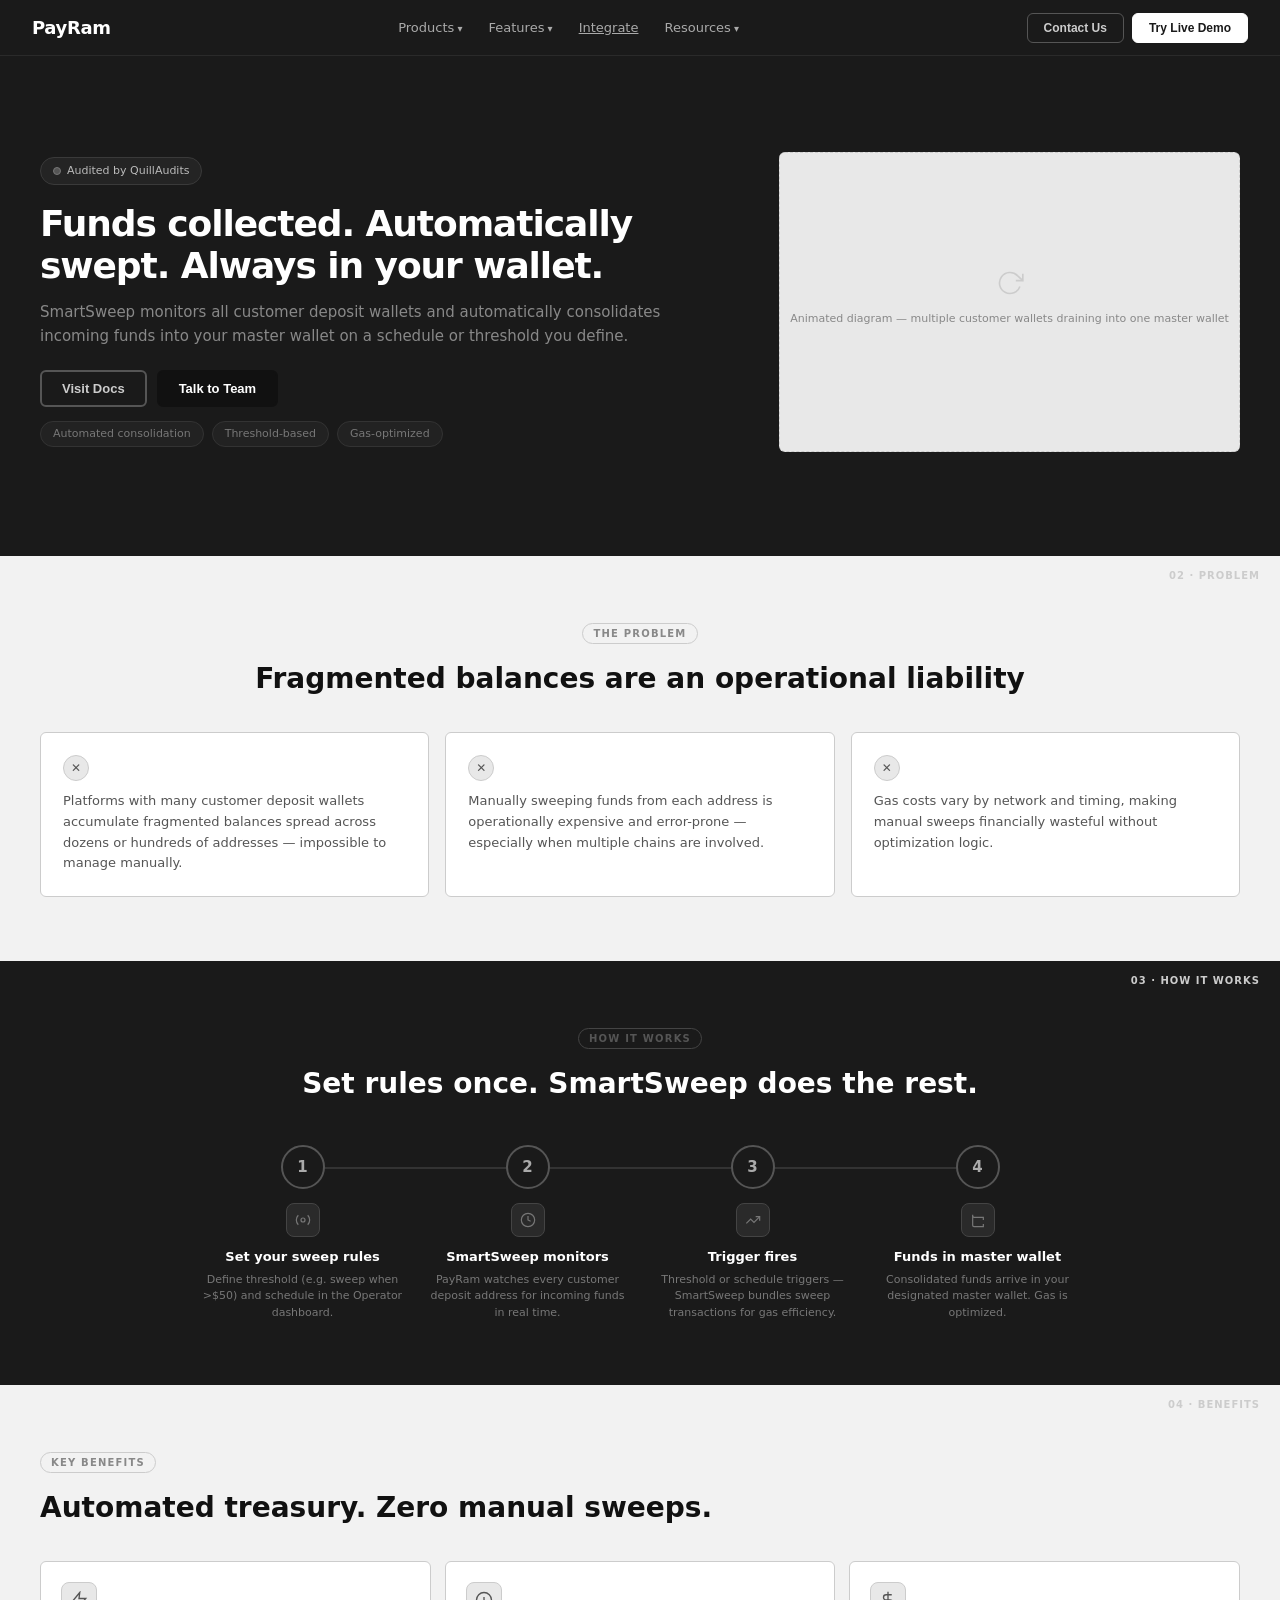
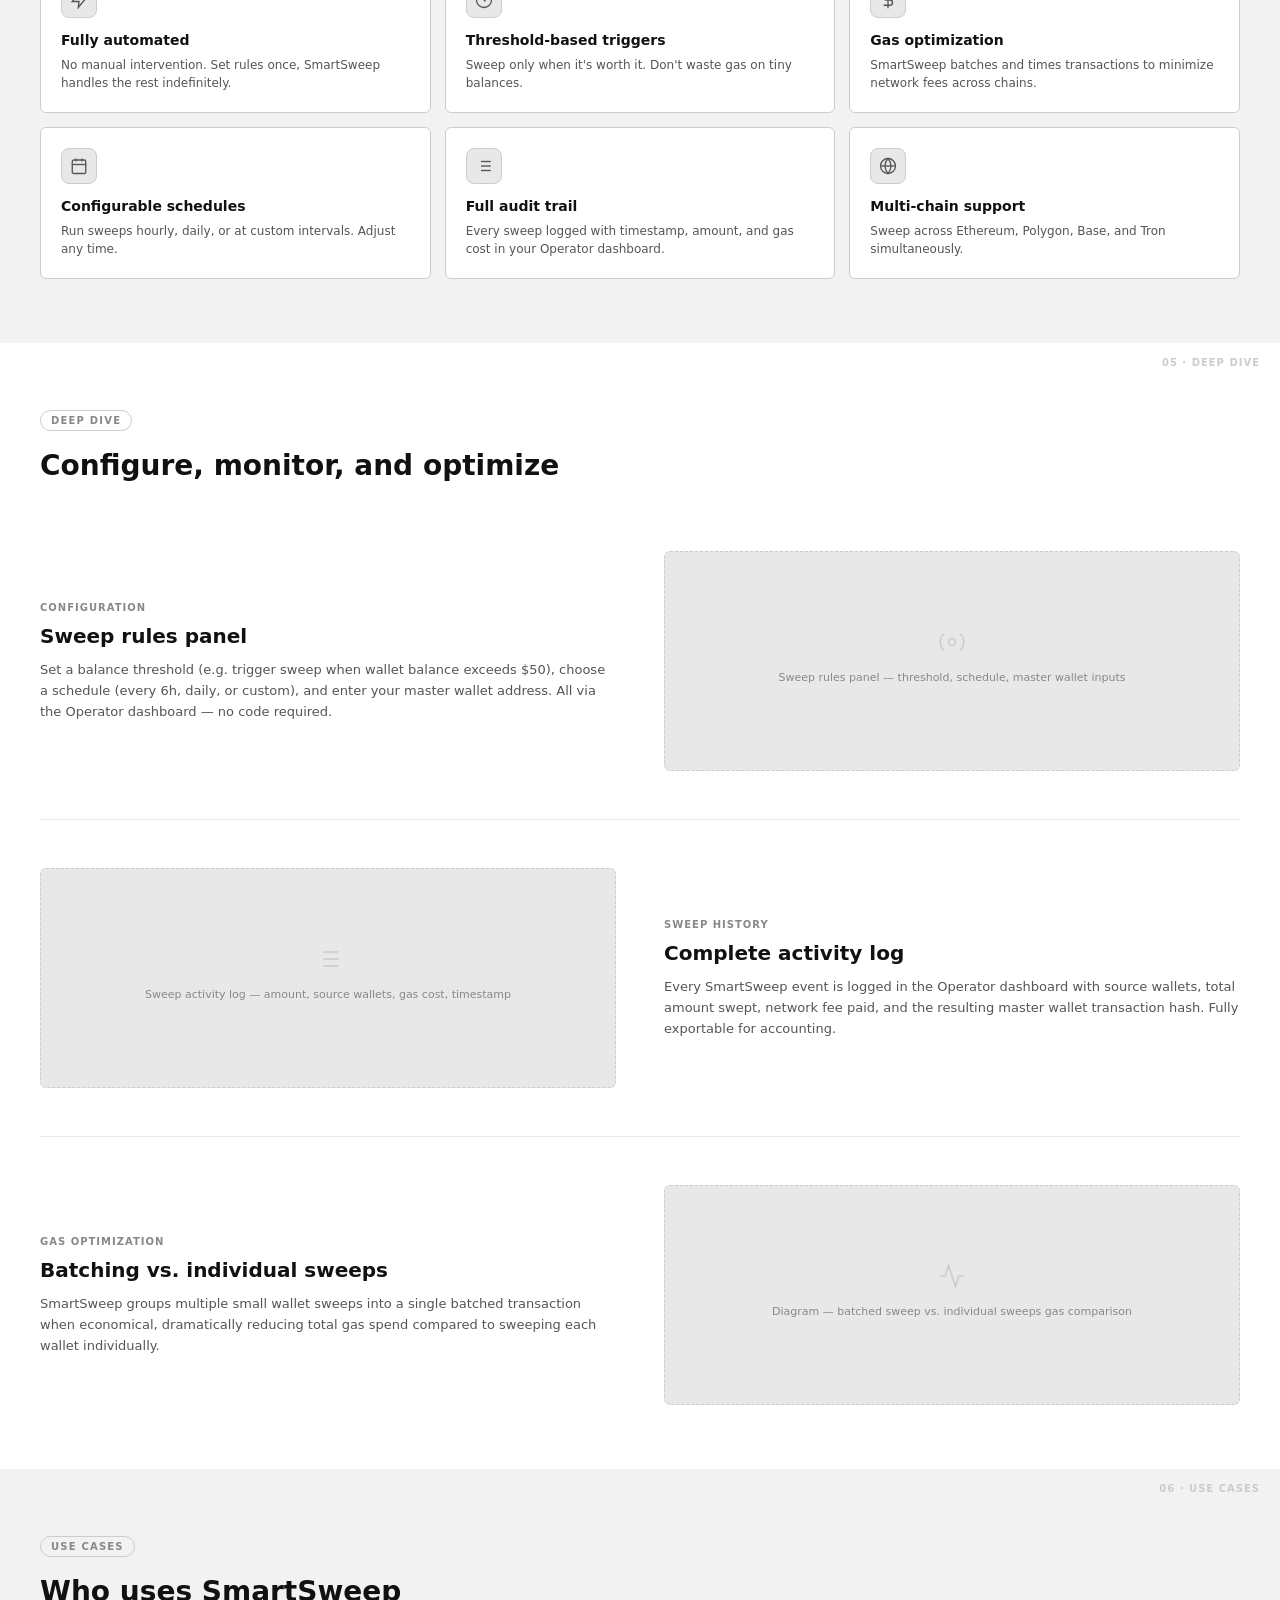
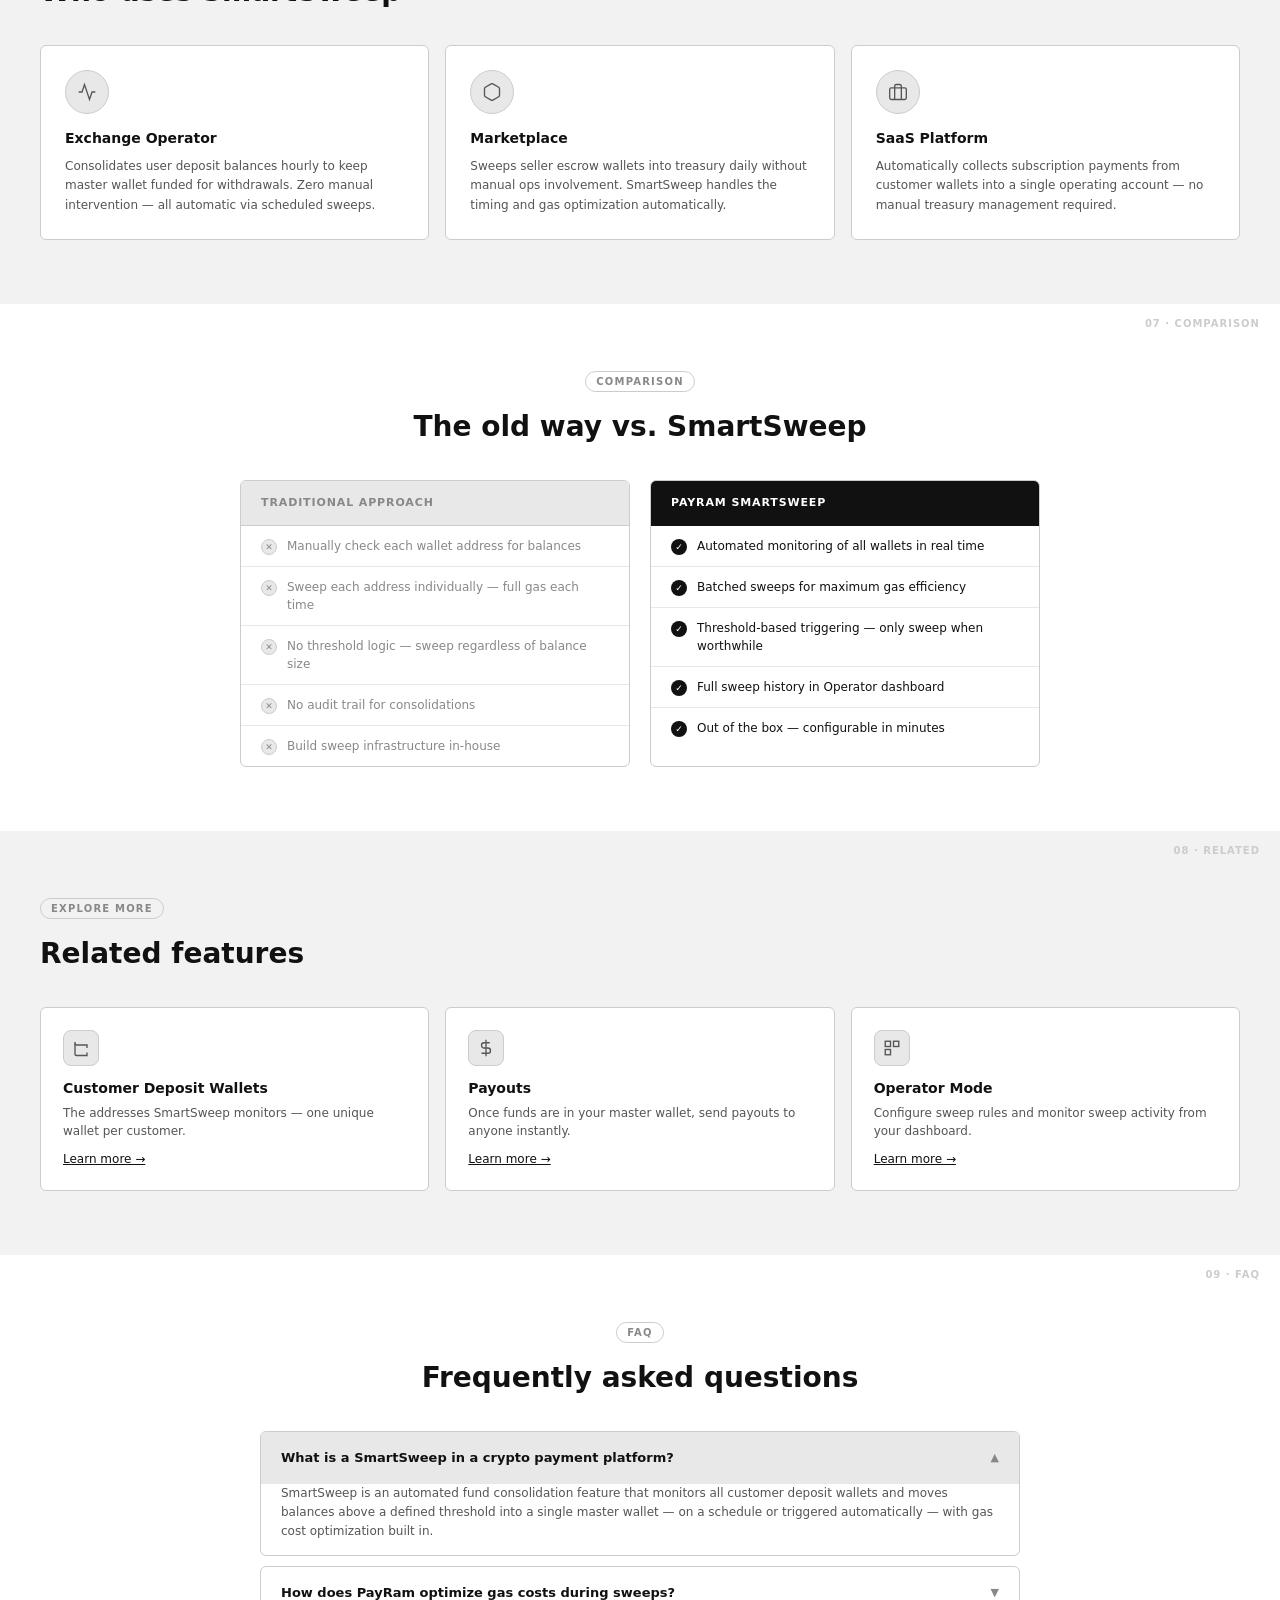
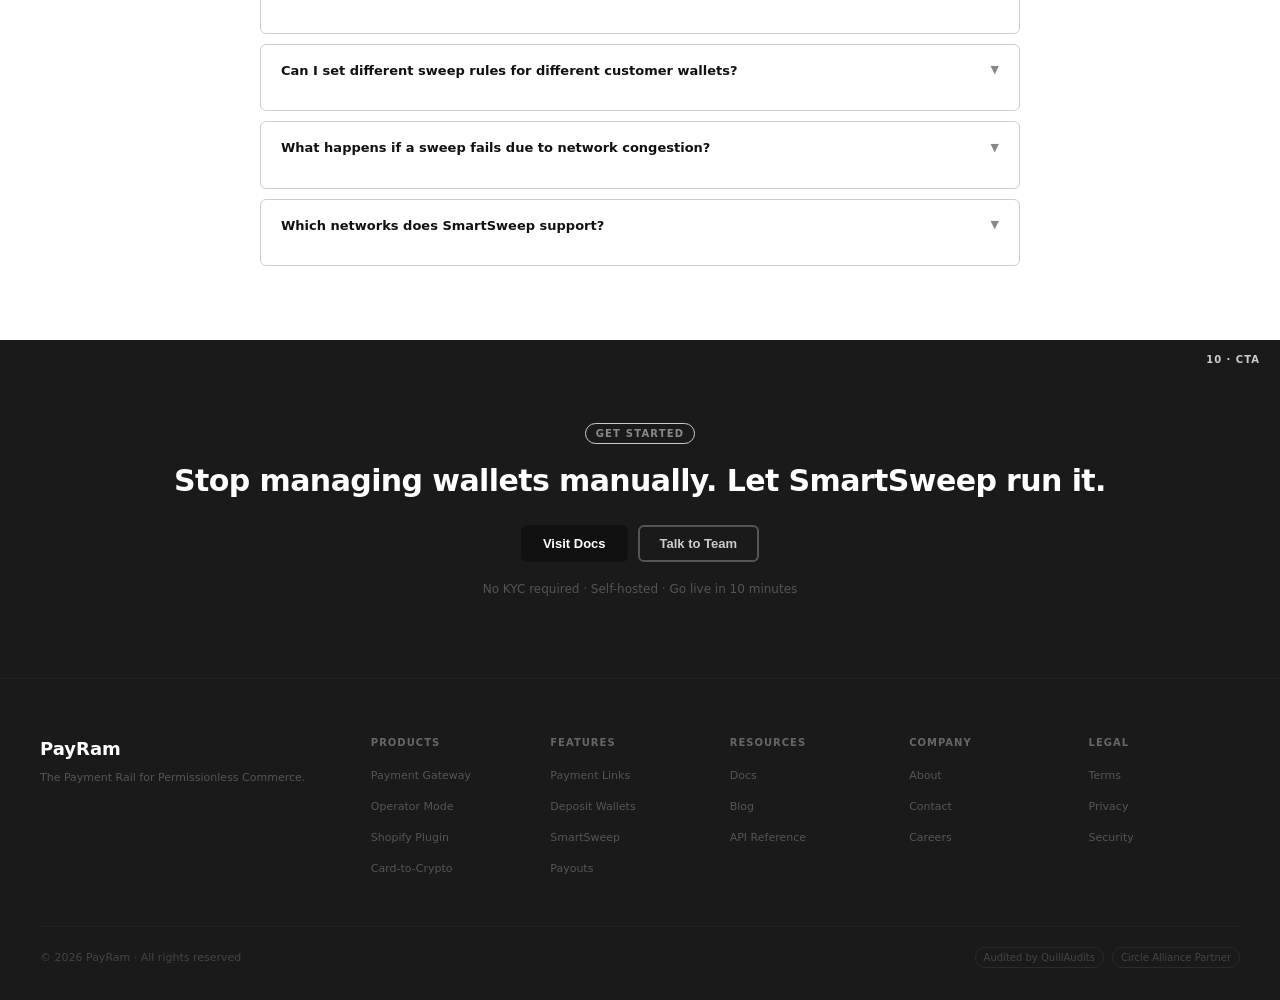
<file: smartsweep.html>
<!DOCTYPE html>
<html lang="en">
<head>
<meta charset="UTF-8" /><meta name="viewport" content="width=device-width, initial-scale=1.0" />
<title>SmartSweep — PayRam Wireframe</title>
<link rel="stylesheet" href="wf.css" />
</head>
<body>

<nav class="nav">
  <a href="index.html" class="nav-logo">PayRam</a>
  <div class="nav-links">
    <div class="nav-item">
      <span class="nav-link arr">Products</span>
      <div class="nav-drop">
        <a href="gateway.html" class="nav-drop-link"><span class="ndl-icon"><svg viewBox="0 0 24 24"><polygon points="13 2 3 14 12 14 11 22 21 10 12 10 13 2"/></svg></span>Payment Gateway</a>
        <a href="operator.html" class="nav-drop-link"><span class="ndl-icon"><svg viewBox="0 0 24 24"><rect x="3" y="3" width="7" height="7"/><rect x="14" y="3" width="7" height="7"/><rect x="3" y="14" width="7" height="7"/></svg></span>Operator Mode</a>
        <a href="shopify.html" class="nav-drop-link"><span class="ndl-icon"><svg viewBox="0 0 24 24"><path d="M6 2L3 6v14a2 2 0 0 0 2 2h14a2 2 0 0 0 2-2V6l-3-4z"/></svg></span>Shopify Plugin</a>
        <a href="card-to-crypto.html" class="nav-drop-link"><span class="ndl-icon"><svg viewBox="0 0 24 24"><rect x="1" y="4" width="22" height="16" rx="2"/><line x1="1" y1="10" x2="23" y2="10"/></svg></span>Card-to-Crypto</a>
      </div>
    </div>
    <div class="nav-item">
      <span class="nav-link arr">Features</span>
      <div class="nav-drop">
        <a href="payment-links.html" class="nav-drop-link"><span class="ndl-icon"><svg viewBox="0 0 24 24"><path d="M10 13a5 5 0 0 0 7.54.54l3-3a5 5 0 0 0-7.07-7.07l-1.72 1.71"/><path d="M14 11a5 5 0 0 0-7.54-.54l-3 3a5 5 0 0 0 7.07 7.07l1.71-1.71"/></svg></span>Payment Links &amp; API</a>
        <a href="deposit-wallets.html" class="nav-drop-link"><span class="ndl-icon"><svg viewBox="0 0 24 24"><path d="M20 12V22H4V12"/><path d="M22 7H2v5h20V7z"/><path d="M12 22V7"/></svg></span>Deposit Wallets</a>
        <a href="smartsweep.html" class="nav-drop-link"><span class="ndl-icon"><svg viewBox="0 0 24 24"><polyline points="23 6 13.5 15.5 8.5 10.5 1 18"/><polyline points="17 6 23 6 23 12"/></svg></span>SmartSweep</a>
        <a href="payouts.html" class="nav-drop-link"><span class="ndl-icon"><svg viewBox="0 0 24 24"><line x1="22" y1="2" x2="11" y2="13"/><polygon points="22 2 15 22 11 13 2 9 22 2"/></svg></span>Payouts</a>
      </div>
    </div>
    <a href="integrate.html" class="nav-link">Integrate</a>
    <div class="nav-item">
      <span class="nav-link arr">Resources</span>
      <div class="nav-drop">
        <a href="#" class="nav-drop-link"><span class="ndl-icon"><svg viewBox="0 0 24 24"><path d="M14 2H6a2 2 0 0 0-2 2v16a2 2 0 0 0 2 2h12a2 2 0 0 0 2-2V8z"/><polyline points="14 2 14 8 20 8"/></svg></span>Docs</a>
        <a href="#" class="nav-drop-link"><span class="ndl-icon"><svg viewBox="0 0 24 24"><path d="M2 3h6a4 4 0 0 1 4 4v14a3 3 0 0 0-3-3H2z"/><path d="M22 3h-6a4 4 0 0 0-4 4v14a3 3 0 0 1 3-3h7z"/></svg></span>Blog</a>
      </div>
    </div>
  </div>
  <div class="nav-right">
    <button class="nav-btn nav-btn-ghost">Contact Us</button>
    <button class="nav-btn nav-btn-solid">Try Live Demo</button>
  </div>
</nav>

<!-- ① HERO -->
<div class="hero-fp" data-s="01 · HERO">
  <div>
    <div class="hero-badge"><div class="badge-dot"></div> Audited by QuillAudits</div>
    <h1>Funds collected. Automatically swept. Always in your wallet.</h1>
    <p class="hdesc">SmartSweep monitors all customer deposit wallets and automatically consolidates incoming funds into your master wallet on a schedule or threshold you define.</p>
    <div class="btn-row">
      <button class="btn btn-outline" style="border-color:#555;color:#ccc">Visit Docs</button>
      <button class="btn btn-solid">Talk to Team</button>
    </div>
    <div class="pill-row">
      <span class="pill">Automated consolidation</span>
      <span class="pill">Threshold-based</span>
      <span class="pill">Gas-optimized</span>
    </div>
  </div>
  <div class="ph" style="height:300px;">
    <svg viewBox="0 0 24 24"><polyline points="23 4 23 10 17 10"/><path d="M20.49 15a9 9 0 1 1-2.12-9.36L23 10"/></svg>
    <div class="ph-label">Animated diagram — multiple customer wallets draining into one master wallet</div>
  </div>
</div>

<!-- ② PROBLEM -->
<section class="s-gray" data-s="02 · PROBLEM">
  <div class="center"><span class="section-tag">The Problem</span><div class="section-heading">Fragmented balances are an operational liability</div></div>
  <div class="prob-grid">
    <div class="prob-item"><div class="prob-x">✕</div><div class="prob-text">Platforms with many customer deposit wallets accumulate fragmented balances spread across dozens or hundreds of addresses — impossible to manage manually.</div></div>
    <div class="prob-item"><div class="prob-x">✕</div><div class="prob-text">Manually sweeping funds from each address is operationally expensive and error-prone — especially when multiple chains are involved.</div></div>
    <div class="prob-item"><div class="prob-x">✕</div><div class="prob-text">Gas costs vary by network and timing, making manual sweeps financially wasteful without optimization logic.</div></div>
  </div>
</section>

<!-- ③ HOW IT WORKS -->
<section class="s-dark" data-s="03 · HOW IT WORKS">
  <div class="center"><span class="section-tag">How It Works</span><div class="section-heading">Set rules once. SmartSweep does the rest.</div></div>
  <div class="steps-wrap">
    <div class="steps-row">
      <div class="step">
        <div class="step-num">1</div>
        <div class="step-icon"><svg viewBox="0 0 24 24"><circle cx="12" cy="12" r="3"/><path d="M19.07 4.93a10 10 0 0 1 0 14.14M4.93 4.93a10 10 0 0 0 0 14.14"/></svg></div>
        <div class="step-title">Set your sweep rules</div>
        <div class="step-desc">Define threshold (e.g. sweep when &gt;$50) and schedule in the Operator dashboard.</div>
      </div>
      <div class="step">
        <div class="step-num">2</div>
        <div class="step-icon"><svg viewBox="0 0 24 24"><circle cx="12" cy="12" r="10"/><polyline points="12 6 12 12 16 14"/></svg></div>
        <div class="step-title">SmartSweep monitors</div>
        <div class="step-desc">PayRam watches every customer deposit address for incoming funds in real time.</div>
      </div>
      <div class="step">
        <div class="step-num">3</div>
        <div class="step-icon"><svg viewBox="0 0 24 24"><polyline points="22 7 13.5 15.5 8.5 10.5 2 17"/><polyline points="16 7 22 7 22 13"/></svg></div>
        <div class="step-title">Trigger fires</div>
        <div class="step-desc">Threshold or schedule triggers — SmartSweep bundles sweep transactions for gas efficiency.</div>
      </div>
      <div class="step">
        <div class="step-num">4</div>
        <div class="step-icon"><svg viewBox="0 0 24 24"><path d="M20 12V8H6a2 2 0 0 1-2-2V4"/><path d="M4 6v14a2 2 0 0 0 2 2h14v-4"/></svg></div>
        <div class="step-title">Funds in master wallet</div>
        <div class="step-desc">Consolidated funds arrive in your designated master wallet. Gas is optimized.</div>
      </div>
    </div>
  </div>
</section>

<!-- ④ BENEFITS -->
<section class="s-gray" data-s="04 · BENEFITS">
  <span class="section-tag">Key Benefits</span>
  <div class="section-heading">Automated treasury. Zero manual sweeps.</div>
  <div class="benefits-grid">
    <div class="card"><div class="ci"><svg viewBox="0 0 24 24"><polygon points="13 2 3 14 12 14 11 22 21 10 12 10 13 2"/></svg></div><div class="ct">Fully automated</div><div class="cd">No manual intervention. Set rules once, SmartSweep handles the rest indefinitely.</div></div>
    <div class="card"><div class="ci"><svg viewBox="0 0 24 24"><circle cx="12" cy="12" r="10"/><polyline points="12 8 12 12 14 14"/></svg></div><div class="ct">Threshold-based triggers</div><div class="cd">Sweep only when it's worth it. Don't waste gas on tiny balances.</div></div>
    <div class="card"><div class="ci"><svg viewBox="0 0 24 24"><line x1="12" y1="1" x2="12" y2="23"/><path d="M17 5H9.5a3.5 3.5 0 0 0 0 7h5a3.5 3.5 0 0 1 0 7H6"/></svg></div><div class="ct">Gas optimization</div><div class="cd">SmartSweep batches and times transactions to minimize network fees across chains.</div></div>
    <div class="card"><div class="ci"><svg viewBox="0 0 24 24"><rect x="3" y="4" width="18" height="18" rx="2"/><line x1="16" y1="2" x2="16" y2="6"/><line x1="8" y1="2" x2="8" y2="6"/><line x1="3" y1="10" x2="21" y2="10"/></svg></div><div class="ct">Configurable schedules</div><div class="cd">Run sweeps hourly, daily, or at custom intervals. Adjust any time.</div></div>
    <div class="card"><div class="ci"><svg viewBox="0 0 24 24"><line x1="8" y1="6" x2="21" y2="6"/><line x1="8" y1="12" x2="21" y2="12"/><line x1="8" y1="18" x2="21" y2="18"/><line x1="3" y1="6" x2="3.01" y2="6"/></svg></div><div class="ct">Full audit trail</div><div class="cd">Every sweep logged with timestamp, amount, and gas cost in your Operator dashboard.</div></div>
    <div class="card"><div class="ci"><svg viewBox="0 0 24 24"><circle cx="12" cy="12" r="10"/><line x1="2" y1="12" x2="22" y2="12"/><path d="M12 2a15.3 15.3 0 0 1 4 10 15.3 15.3 0 0 1-4 10 15.3 15.3 0 0 1-4-10 15.3 15.3 0 0 1 4-10z"/></svg></div><div class="ct">Multi-chain support</div><div class="cd">Sweep across Ethereum, Polygon, Base, and Tron simultaneously.</div></div>
  </div>
</section>

<!-- ⑤ DEEP DIVE -->
<section class="s-white" data-s="05 · DEEP DIVE">
  <span class="section-tag">Deep Dive</span>
  <div class="section-heading">Configure, monitor, and optimize</div>
  <div class="deepdive-rows">
    <div class="ddr">
      <div class="ddr-text"><div class="ddr-label">Configuration</div><div class="ddr-title">Sweep rules panel</div><div class="ddr-desc">Set a balance threshold (e.g. trigger sweep when wallet balance exceeds $50), choose a schedule (every 6h, daily, or custom), and enter your master wallet address. All via the Operator dashboard — no code required.</div></div>
      <div class="ddr-visual"><div class="ph" style="height:220px;"><svg viewBox="0 0 24 24"><circle cx="12" cy="12" r="3"/><path d="M19.07 4.93a10 10 0 0 1 0 14.14M4.93 4.93a10 10 0 0 0 0 14.14"/></svg><div class="ph-label">Sweep rules panel — threshold, schedule, master wallet inputs</div></div></div>
    </div>
    <div class="ddr flip">
      <div class="ddr-text"><div class="ddr-label">Sweep History</div><div class="ddr-title">Complete activity log</div><div class="ddr-desc">Every SmartSweep event is logged in the Operator dashboard with source wallets, total amount swept, network fee paid, and the resulting master wallet transaction hash. Fully exportable for accounting.</div></div>
      <div class="ddr-visual"><div class="ph" style="height:220px;"><svg viewBox="0 0 24 24"><line x1="8" y1="6" x2="21" y2="6"/><line x1="8" y1="12" x2="21" y2="12"/><line x1="8" y1="18" x2="21" y2="18"/></svg><div class="ph-label">Sweep activity log — amount, source wallets, gas cost, timestamp</div></div></div>
    </div>
    <div class="ddr">
      <div class="ddr-text"><div class="ddr-label">Gas optimization</div><div class="ddr-title">Batching vs. individual sweeps</div><div class="ddr-desc">SmartSweep groups multiple small wallet sweeps into a single batched transaction when economical, dramatically reducing total gas spend compared to sweeping each wallet individually.</div></div>
      <div class="ddr-visual"><div class="ph" style="height:220px;"><svg viewBox="0 0 24 24"><polyline points="22 12 18 12 15 21 9 3 6 12 2 12"/></svg><div class="ph-label">Diagram — batched sweep vs. individual sweeps gas comparison</div></div></div>
    </div>
  </div>
</section>

<!-- ⑥ USE CASES -->
<section class="s-gray" data-s="06 · USE CASES">
  <span class="section-tag">Use Cases</span>
  <div class="section-heading">Who uses SmartSweep</div>
  <div class="persona-grid">
    <div class="persona-card"><div class="persona-icon"><svg viewBox="0 0 24 24"><polyline points="22 12 18 12 15 21 9 3 6 12 2 12"/></svg></div><div class="persona-title">Exchange Operator</div><div class="persona-desc">Consolidates user deposit balances hourly to keep master wallet funded for withdrawals. Zero manual intervention — all automatic via scheduled sweeps.</div></div>
    <div class="persona-card"><div class="persona-icon"><svg viewBox="0 0 24 24"><path d="M21 16V8a2 2 0 0 0-1-1.73l-7-4a2 2 0 0 0-2 0l-7 4A2 2 0 0 0 3 8v8a2 2 0 0 0 1 1.73l7 4a2 2 0 0 0 2 0l7-4A2 2 0 0 0 21 16z"/></svg></div><div class="persona-title">Marketplace</div><div class="persona-desc">Sweeps seller escrow wallets into treasury daily without manual ops involvement. SmartSweep handles the timing and gas optimization automatically.</div></div>
    <div class="persona-card"><div class="persona-icon"><svg viewBox="0 0 24 24"><rect x="2" y="7" width="20" height="14" rx="2"/><path d="M16 21V5a2 2 0 0 0-2-2h-4a2 2 0 0 0-2 2v16"/></svg></div><div class="persona-title">SaaS Platform</div><div class="persona-desc">Automatically collects subscription payments from customer wallets into a single operating account — no manual treasury management required.</div></div>
  </div>
</section>

<!-- ⑦ COMPARISON -->
<section class="s-white" data-s="07 · COMPARISON">
  <div class="center"><span class="section-tag">Comparison</span><div class="section-heading">The old way vs. SmartSweep</div></div>
  <div class="cmp-split">
    <div class="cmp-col">
      <div class="cmp-hdr old">Traditional Approach</div>
      <div class="cmp-row old-row"><div class="cmp-dot x">✕</div>Manually check each wallet address for balances</div>
      <div class="cmp-row old-row"><div class="cmp-dot x">✕</div>Sweep each address individually — full gas each time</div>
      <div class="cmp-row old-row"><div class="cmp-dot x">✕</div>No threshold logic — sweep regardless of balance size</div>
      <div class="cmp-row old-row"><div class="cmp-dot x">✕</div>No audit trail for consolidations</div>
      <div class="cmp-row old-row"><div class="cmp-dot x">✕</div>Build sweep infrastructure in-house</div>
    </div>
    <div class="cmp-col">
      <div class="cmp-hdr new">PayRam SmartSweep</div>
      <div class="cmp-row new-row"><div class="cmp-dot ok">✓</div>Automated monitoring of all wallets in real time</div>
      <div class="cmp-row new-row"><div class="cmp-dot ok">✓</div>Batched sweeps for maximum gas efficiency</div>
      <div class="cmp-row new-row"><div class="cmp-dot ok">✓</div>Threshold-based triggering — only sweep when worthwhile</div>
      <div class="cmp-row new-row"><div class="cmp-dot ok">✓</div>Full sweep history in Operator dashboard</div>
      <div class="cmp-row new-row"><div class="cmp-dot ok">✓</div>Out of the box — configurable in minutes</div>
    </div>
  </div>
</section>

<!-- ⑧ RELATED -->
<section class="s-gray" data-s="08 · RELATED">
  <span class="section-tag">Explore More</span><div class="section-heading">Related features</div>
  <div class="related-grid">
    <div class="related-card card"><div class="ci"><svg viewBox="0 0 24 24"><path d="M20 12V8H6a2 2 0 0 1-2-2V4"/><path d="M4 6v14a2 2 0 0 0 2 2h14v-4"/></svg></div><div class="ct">Customer Deposit Wallets</div><div class="cd">The addresses SmartSweep monitors — one unique wallet per customer.</div><a class="related-link" href="deposit-wallets.html">Learn more →</a></div>
    <div class="related-card card"><div class="ci"><svg viewBox="0 0 24 24"><line x1="12" y1="1" x2="12" y2="23"/><path d="M17 5H9.5a3.5 3.5 0 0 0 0 7h5a3.5 3.5 0 0 1 0 7H6"/></svg></div><div class="ct">Payouts</div><div class="cd">Once funds are in your master wallet, send payouts to anyone instantly.</div><a class="related-link" href="payouts.html">Learn more →</a></div>
    <div class="related-card card"><div class="ci"><svg viewBox="0 0 24 24"><rect x="3" y="3" width="7" height="7"/><rect x="14" y="3" width="7" height="7"/><rect x="3" y="14" width="7" height="7"/></svg></div><div class="ct">Operator Mode</div><div class="cd">Configure sweep rules and monitor sweep activity from your dashboard.</div><a class="related-link" href="operator.html">Learn more →</a></div>
  </div>
</section>

<!-- ⑨ FAQ -->
<section class="s-white" data-s="09 · FAQ">
  <div class="center"><span class="section-tag">FAQ</span><div class="section-heading">Frequently asked questions</div></div>
  <div class="faq-wrap">
    <div class="faq-item open"><div class="faq-q">What is a SmartSweep in a crypto payment platform? <span class="faq-arrow">▲</span></div><div class="faq-a">SmartSweep is an automated fund consolidation feature that monitors all customer deposit wallets and moves balances above a defined threshold into a single master wallet — on a schedule or triggered automatically — with gas cost optimization built in.</div></div>
    <div class="faq-item"><div class="faq-q">How does PayRam optimize gas costs during sweeps? <span class="faq-arrow">▼</span></div><div class="faq-a"></div></div>
    <div class="faq-item"><div class="faq-q">Can I set different sweep rules for different customer wallets? <span class="faq-arrow">▼</span></div><div class="faq-a"></div></div>
    <div class="faq-item"><div class="faq-q">What happens if a sweep fails due to network congestion? <span class="faq-arrow">▼</span></div><div class="faq-a"></div></div>
    <div class="faq-item"><div class="faq-q">Which networks does SmartSweep support? <span class="faq-arrow">▼</span></div><div class="faq-a"></div></div>
  </div>
</section>

<!-- ⑩ CTA -->
<section class="cta-sec" data-s="10 · CTA">
  <div class="section-tag">Get Started</div>
  <div class="cta-headline">Stop managing wallets manually. Let SmartSweep run it.</div>
  <div class="btn-row"><button class="btn btn-solid">Visit Docs</button><button class="btn btn-outline" style="border-color:#555;color:#ccc">Talk to Team</button></div>
  <div class="cta-sub">No KYC required · Self-hosted · Go live in 10 minutes</div>
</section>

<footer class="footer">
  <div class="footer-cols">
    <div><div class="footer-logo">PayRam</div><div class="footer-tagline">The Payment Rail for Permissionless Commerce.</div></div>
    <div><div class="footer-col-title">Products</div><ul class="footer-links"><li><a href="gateway.html">Payment Gateway</a></li><li><a href="operator.html">Operator Mode</a></li><li><a href="shopify.html">Shopify Plugin</a></li><li><a href="card-to-crypto.html">Card-to-Crypto</a></li></ul></div>
    <div><div class="footer-col-title">Features</div><ul class="footer-links"><li><a href="payment-links.html">Payment Links</a></li><li><a href="deposit-wallets.html">Deposit Wallets</a></li><li><a href="smartsweep.html">SmartSweep</a></li><li><a href="payouts.html">Payouts</a></li></ul></div>
    <div><div class="footer-col-title">Resources</div><ul class="footer-links"><li><a href="#">Docs</a></li><li><a href="#">Blog</a></li><li><a href="#">API Reference</a></li></ul></div>
    <div><div class="footer-col-title">Company</div><ul class="footer-links"><li><a href="#">About</a></li><li><a href="#">Contact</a></li><li><a href="#">Careers</a></li></ul></div>
    <div><div class="footer-col-title">Legal</div><ul class="footer-links"><li><a href="#">Terms</a></li><li><a href="#">Privacy</a></li><li><a href="#">Security</a></li></ul></div>
  </div>
  <div class="footer-bar"><div class="footer-bar-text">© 2026 PayRam · All rights reserved</div><div class="footer-bar-badges"><span class="footer-bar-badge">Audited by QuillAudits</span><span class="footer-bar-badge">Circle Alliance Partner</span></div></div>
</footer>
</body></html>
</file>
<file: wf.css>
/* ═══════════════════════════════════════════════════
   wf.css — PayRam Feature Page Wireframe Shared Styles
═══════════════════════════════════════════════════ */
*, *::before, *::after { box-sizing: border-box; margin: 0; padding: 0; }

:root {
  --black: #111;
  --dark:  #1a1a1a;
  --mid:   #555;
  --light: #888;
  --border:#ccc;
  --pale:  #e8e8e8;
  --bg:    #f2f2f2;
  --white: #fff;
  --r:     6px;
  --font:  'Inter', system-ui, sans-serif;
}

body { font-family: var(--font); background: var(--white); color: var(--black); line-height: 1.5; }

/* ── Typography ── */
.section-tag { display: inline-block; font-size: 10px; font-weight: 700; text-transform: uppercase; letter-spacing: .12em; color: var(--light); border: 1px solid var(--border); border-radius: 20px; padding: 2px 10px; margin-bottom: 14px; }
.section-heading { font-size: 28px; font-weight: 700; color: var(--black); margin-bottom: 10px; }
.section-sub { font-size: 14px; color: var(--mid); max-width: 560px; }
.center { text-align: center; }
.center .section-sub { margin: 0 auto; }

/* ── Buttons ── */
.btn { display: inline-flex; align-items: center; gap: 6px; padding: 9px 20px; border-radius: var(--r); font-size: 13px; font-weight: 600; cursor: default; user-select: none; }
.btn-solid  { background: var(--black); color: var(--white); border: 2px solid var(--black); }
.btn-outline { background: transparent; color: var(--black); border: 2px solid var(--black); }
.btn-row { display: flex; gap: 10px; flex-wrap: wrap; margin-top: 22px; }

/* ── Pills ── */
.pill { display: inline-flex; align-items: center; background: #222; border: 1px solid #333; border-radius: 20px; padding: 4px 12px; font-size: 11px; color: #777; }
.pill-row { display: flex; flex-wrap: wrap; gap: 8px; margin-top: 14px; }

/* ── Placeholder ── */
.ph { background: var(--pale); border: 1.5px dashed var(--border); border-radius: var(--r); display: flex; flex-direction: column; align-items: center; justify-content: center; gap: 6px; }
.ph-label { font-size: 11px; color: var(--light); text-align: center; padding: 8px; }
.ph svg { width: 28px; height: 28px; stroke: var(--border); fill: none; stroke-width: 1.4; }

/* ── Card ── */
.card { background: var(--white); border: 1.5px solid var(--border); border-radius: var(--r); padding: 20px; }
.ci { width: 36px; height: 36px; background: var(--pale); border: 1px solid var(--border); border-radius: 8px; display: flex; align-items: center; justify-content: center; margin-bottom: 12px; flex-shrink: 0; }
.ci svg { width: 18px; height: 18px; stroke: var(--mid); fill: none; stroke-width: 1.8; }
.ct { font-size: 14px; font-weight: 700; color: var(--black); margin-bottom: 5px; }
.cd { font-size: 12px; color: var(--mid); line-height: 1.5; }

/* ── Section shell ── */
section { padding: 64px 40px; position: relative; }
section::before { content: attr(data-s); position: absolute; top: 12px; right: 20px; font-size: 10px; font-weight: 700; text-transform: uppercase; letter-spacing: .1em; color: var(--border); }
.s-white { background: var(--white); }
.s-gray  { background: var(--bg); }
.s-dark  { background: var(--dark); color: var(--white); }
/* dark overrides */
.s-dark .section-heading { color: var(--white); }
.s-dark .section-tag { color: #555; border-color: #444; }
.s-dark .section-sub { color: #999; }
.s-dark .card { background: #222; border-color: #333; }
.s-dark .ct { color: var(--white); }
.s-dark .cd { color: #888; }
.s-dark .ci { background: #2a2a2a; border-color: #444; }
.s-dark .ci svg { stroke: #777; }
.s-dark .btn-solid { background: var(--white); color: var(--black); border-color: var(--white); }
.s-dark .btn-outline { color: var(--white); border-color: #555; }
.s-dark .ph { background: #2a2a2a; border-color: #3a3a3a; }
.s-dark .ph-label { color: #555; }
.s-dark .ph svg { stroke: #3a3a3a; }

/* ════════════════════════════════════
   NAV
════════════════════════════════════ */
.nav { position: sticky; top: 0; z-index: 100; background: var(--dark); display: flex; align-items: center; justify-content: space-between; padding: 0 32px; height: 56px; border-bottom: 1px solid #2a2a2a; }
.nav-logo { font-size: 18px; font-weight: 800; color: var(--white); letter-spacing: -.02em; text-decoration: none; }
.nav-links { display: flex; gap: 2px; align-items: center; }
.nav-link { font-size: 13px; color: #aaa; padding: 6px 12px; cursor: default; white-space: nowrap; }
.nav-link.arr::after { content: ' ▾'; font-size: 10px; }
/* dropdown */
.nav-item { position: relative; display: flex; align-items: center; }
.nav-item:hover .nav-drop { display: block; }
.nav-drop { display: none; position: absolute; top: calc(100% + 4px); left: 0; background: #1e1e1e; border: 1px solid #333; border-radius: 8px; padding: 6px; min-width: 200px; z-index: 200; box-shadow: 0 8px 24px rgba(0,0,0,.4); }
.nav-drop-link { display: flex; align-items: center; gap: 8px; padding: 8px 12px; font-size: 12px; color: #aaa; text-decoration: none; border-radius: 5px; white-space: nowrap; }
.nav-drop-link:hover { background: #2a2a2a; color: var(--white); }
.nav-drop-link .ndl-icon { width: 24px; height: 24px; background: #2a2a2a; border: 1px solid #3a3a3a; border-radius: 5px; display: flex; align-items: center; justify-content: center; flex-shrink: 0; }
.nav-drop-link .ndl-icon svg { width: 12px; height: 12px; stroke: #888; fill: none; stroke-width: 1.8; }
.nav-drop-link:hover .ndl-icon { background: #333; }
.nav-drop-divider { border: none; border-top: 1px solid #2a2a2a; margin: 4px 0; }
.nav-right { display: flex; gap: 8px; }
.nav-btn { font-size: 12px; font-weight: 600; padding: 7px 16px; border-radius: var(--r); cursor: default; }
.nav-btn-ghost { border: 1.5px solid #555; color: #ccc; background: transparent; }
.nav-btn-solid { border: 1.5px solid var(--white); color: var(--dark); background: var(--white); }

/* ════════════════════════════════════
   HERO — feature page
════════════════════════════════════ */
.hero-fp { background: var(--dark); padding: 72px 40px 80px; display: grid; grid-template-columns: 3fr 2fr; gap: 48px; align-items: center; min-height: 500px; }
.hero-badge { display: inline-flex; align-items: center; gap: 6px; background: #242424; border: 1px solid #3a3a3a; border-radius: 20px; padding: 5px 12px; font-size: 11px; color: #bbb; margin-bottom: 18px; }
.badge-dot { width: 8px; height: 8px; background: #555; border-radius: 50%; border: 1px solid #777; }
.hero-fp h1 { font-size: 36px; font-weight: 800; color: var(--white); line-height: 1.15; letter-spacing: -.03em; margin-bottom: 14px; }
.hero-fp .hdesc { font-size: 15px; color: #888; line-height: 1.6; }

/* ════════════════════════════════════
   PROBLEM STATEMENT
════════════════════════════════════ */
.prob-grid { display: grid; grid-template-columns: repeat(3, 1fr); gap: 16px; margin-top: 32px; }
.prob-item { padding: 22px; background: var(--white); border: 1.5px solid var(--border); border-radius: var(--r); }
.prob-x { width: 26px; height: 26px; background: var(--pale); border: 1px solid var(--border); border-radius: 50%; display: flex; align-items: center; justify-content: center; margin-bottom: 10px; font-size: 12px; font-weight: 700; color: var(--mid); }
.prob-text { font-size: 13px; color: var(--mid); line-height: 1.6; }

/* ════════════════════════════════════
   HOW IT WORKS
════════════════════════════════════ */
.steps-wrap { max-width: 900px; margin: 40px auto 0; }
.steps-row { display: flex; gap: 0; align-items: flex-start; position: relative; }
.steps-row::before { content: ''; position: absolute; top: 22px; left: calc(12.5%); right: calc(12.5%); height: 2px; background: var(--border); z-index: 0; }
.s-dark .steps-row::before { background: #333; }
.step { flex: 1; text-align: center; padding: 0 10px; position: relative; z-index: 1; }
.step-num { width: 44px; height: 44px; border-radius: 50%; border: 2px solid var(--border); background: var(--white); display: flex; align-items: center; justify-content: center; margin: 0 auto 14px; font-size: 15px; font-weight: 800; color: var(--mid); }
.s-dark .step-num { background: var(--dark); border-color: #555; color: #aaa; }
.step-icon { width: 34px; height: 34px; background: var(--pale); border: 1px solid var(--border); border-radius: 8px; margin: 0 auto 10px; display: flex; align-items: center; justify-content: center; }
.step-icon svg { width: 16px; height: 16px; stroke: var(--mid); fill: none; stroke-width: 1.8; }
.s-dark .step-icon { background: #2a2a2a; border-color: #444; }
.s-dark .step-icon svg { stroke: #777; }
.step-title { font-size: 13px; font-weight: 700; color: var(--black); margin-bottom: 5px; }
.s-dark .step-title { color: var(--white); }
.step-desc { font-size: 11px; color: var(--mid); line-height: 1.5; }
.s-dark .step-desc { color: #777; }

/* ════════════════════════════════════
   KEY BENEFITS
════════════════════════════════════ */
.benefits-grid { display: grid; grid-template-columns: repeat(3, 1fr); gap: 14px; margin-top: 32px; }

/* ════════════════════════════════════
   FEATURE DEEP-DIVE
════════════════════════════════════ */
.deepdive-rows { margin-top: 16px; }
.ddr { display: grid; grid-template-columns: 1fr 1fr; gap: 48px; align-items: center; padding: 48px 0; border-bottom: 1px solid var(--pale); }
.ddr:last-child { border-bottom: none; padding-bottom: 0; }
.ddr.flip { }
.ddr.flip .ddr-text { order: 2; }
.ddr.flip .ddr-visual { order: 1; }
.ddr-label { font-size: 10px; font-weight: 700; text-transform: uppercase; letter-spacing: .1em; color: var(--light); margin-bottom: 8px; }
.ddr-title { font-size: 20px; font-weight: 700; color: var(--black); margin-bottom: 10px; line-height: 1.3; }
.ddr-desc { font-size: 13px; color: var(--mid); line-height: 1.65; }

/* ════════════════════════════════════
   USE CASES
════════════════════════════════════ */
.persona-grid { display: grid; grid-template-columns: repeat(3, 1fr); gap: 16px; margin-top: 32px; }
.persona-card { padding: 24px; border: 1.5px solid var(--border); border-radius: var(--r); background: var(--white); }
.persona-icon { width: 44px; height: 44px; background: var(--pale); border: 1.5px solid var(--border); border-radius: 50%; display: flex; align-items: center; justify-content: center; margin-bottom: 14px; }
.persona-icon svg { width: 20px; height: 20px; stroke: var(--mid); fill: none; stroke-width: 1.6; }
.persona-title { font-size: 14px; font-weight: 700; color: var(--black); margin-bottom: 8px; }
.persona-desc { font-size: 12px; color: var(--mid); line-height: 1.6; }

/* ════════════════════════════════════
   COMPARISON
════════════════════════════════════ */
.cmp-split { display: grid; grid-template-columns: 1fr 1fr; gap: 20px; margin-top: 32px; max-width: 800px; margin-left: auto; margin-right: auto; }
.cmp-col { border: 1.5px solid var(--border); border-radius: var(--r); overflow: hidden; }
.cmp-hdr { padding: 14px 20px; font-size: 11px; font-weight: 700; text-transform: uppercase; letter-spacing: .08em; border-bottom: 1.5px solid var(--border); }
.cmp-hdr.old { background: var(--pale); color: var(--light); }
.cmp-hdr.new { background: var(--black); color: var(--white); border-color: var(--black); }
.cmp-row { display: flex; align-items: flex-start; gap: 10px; padding: 11px 20px; border-bottom: 1px solid var(--pale); font-size: 12px; line-height: 1.5; }
.cmp-row:last-child { border-bottom: none; }
.cmp-row.old-row { color: var(--light); }
.cmp-row.new-row { color: var(--black); font-weight: 500; }
.cmp-dot { width: 16px; height: 16px; border-radius: 50%; flex-shrink: 0; margin-top: 2px; display: flex; align-items: center; justify-content: center; font-size: 9px; font-weight: 700; }
.cmp-dot.x { background: var(--pale); color: var(--light); border: 1px solid var(--border); }
.cmp-dot.ok { background: var(--black); color: var(--white); }

/* ════════════════════════════════════
   RELATED FEATURES
════════════════════════════════════ */
.related-grid { display: grid; grid-template-columns: repeat(3, 1fr); gap: 16px; margin-top: 32px; }
.related-card { padding: 22px; border: 1.5px solid var(--border); border-radius: var(--r); }
.related-link { font-size: 12px; color: var(--black); text-decoration: underline; display: block; margin-top: 10px; }

/* ════════════════════════════════════
   FAQ
════════════════════════════════════ */
.faq-wrap { max-width: 760px; margin: 32px auto 0; }
.faq-item { border: 1.5px solid var(--border); border-radius: var(--r); margin-bottom: 10px; overflow: hidden; }
.faq-q { display: flex; justify-content: space-between; align-items: center; padding: 16px 20px; font-size: 13px; font-weight: 600; color: var(--black); cursor: default; }
.faq-arrow { font-size: 11px; color: var(--light); margin-left: 12px; flex-shrink: 0; }
.faq-a { padding: 0 20px 14px; font-size: 12px; color: var(--mid); line-height: 1.6; }
.faq-item.open .faq-q { background: var(--pale); }

/* ════════════════════════════════════
   CTA SECTION
════════════════════════════════════ */
.cta-sec { background: var(--dark); padding: 80px 40px; text-align: center; }
.cta-headline { font-size: 30px; font-weight: 800; color: var(--white); letter-spacing: -.02em; margin-bottom: 8px; }
.cta-sub { font-size: 12px; color: #555; margin-top: 18px; }
.cta-sec .btn-row { justify-content: center; }

/* ════════════════════════════════════
   FOOTER
════════════════════════════════════ */
.footer { background: var(--dark); padding: 56px 40px 32px; color: #bbb; border-top: 1px solid #222; }
.footer-cols { display: grid; grid-template-columns: 2fr 1fr 1fr 1fr 1fr 1fr; gap: 28px; margin-bottom: 40px; }
.footer-logo { font-size: 18px; font-weight: 800; color: var(--white); margin-bottom: 8px; }
.footer-tagline { font-size: 11px; color: #555; margin-bottom: 16px; }
.footer-socials { display: flex; gap: 8px; }
.footer-social { width: 30px; height: 30px; border: 1.5px solid #2a2a2a; border-radius: 6px; display: flex; align-items: center; justify-content: center; }
.footer-social svg { width: 13px; height: 13px; stroke: #555; fill: none; stroke-width: 1.8; }
.footer-col-title { font-size: 10px; font-weight: 700; text-transform: uppercase; letter-spacing: .1em; color: #666; margin-bottom: 12px; }
.footer-links { list-style: none; }
.footer-links li { margin-bottom: 7px; }
.footer-links a { font-size: 11px; color: #555; text-decoration: none; }
.footer-bar { border-top: 1px solid #222; padding-top: 20px; display: flex; align-items: center; justify-content: space-between; flex-wrap: wrap; gap: 10px; }
.footer-bar-text { font-size: 11px; color: #444; }
.footer-bar-badges { display: flex; gap: 8px; }
.footer-bar-badge { font-size: 10px; color: #444; border: 1px solid #2a2a2a; border-radius: 10px; padding: 2px 8px; }
</file>
